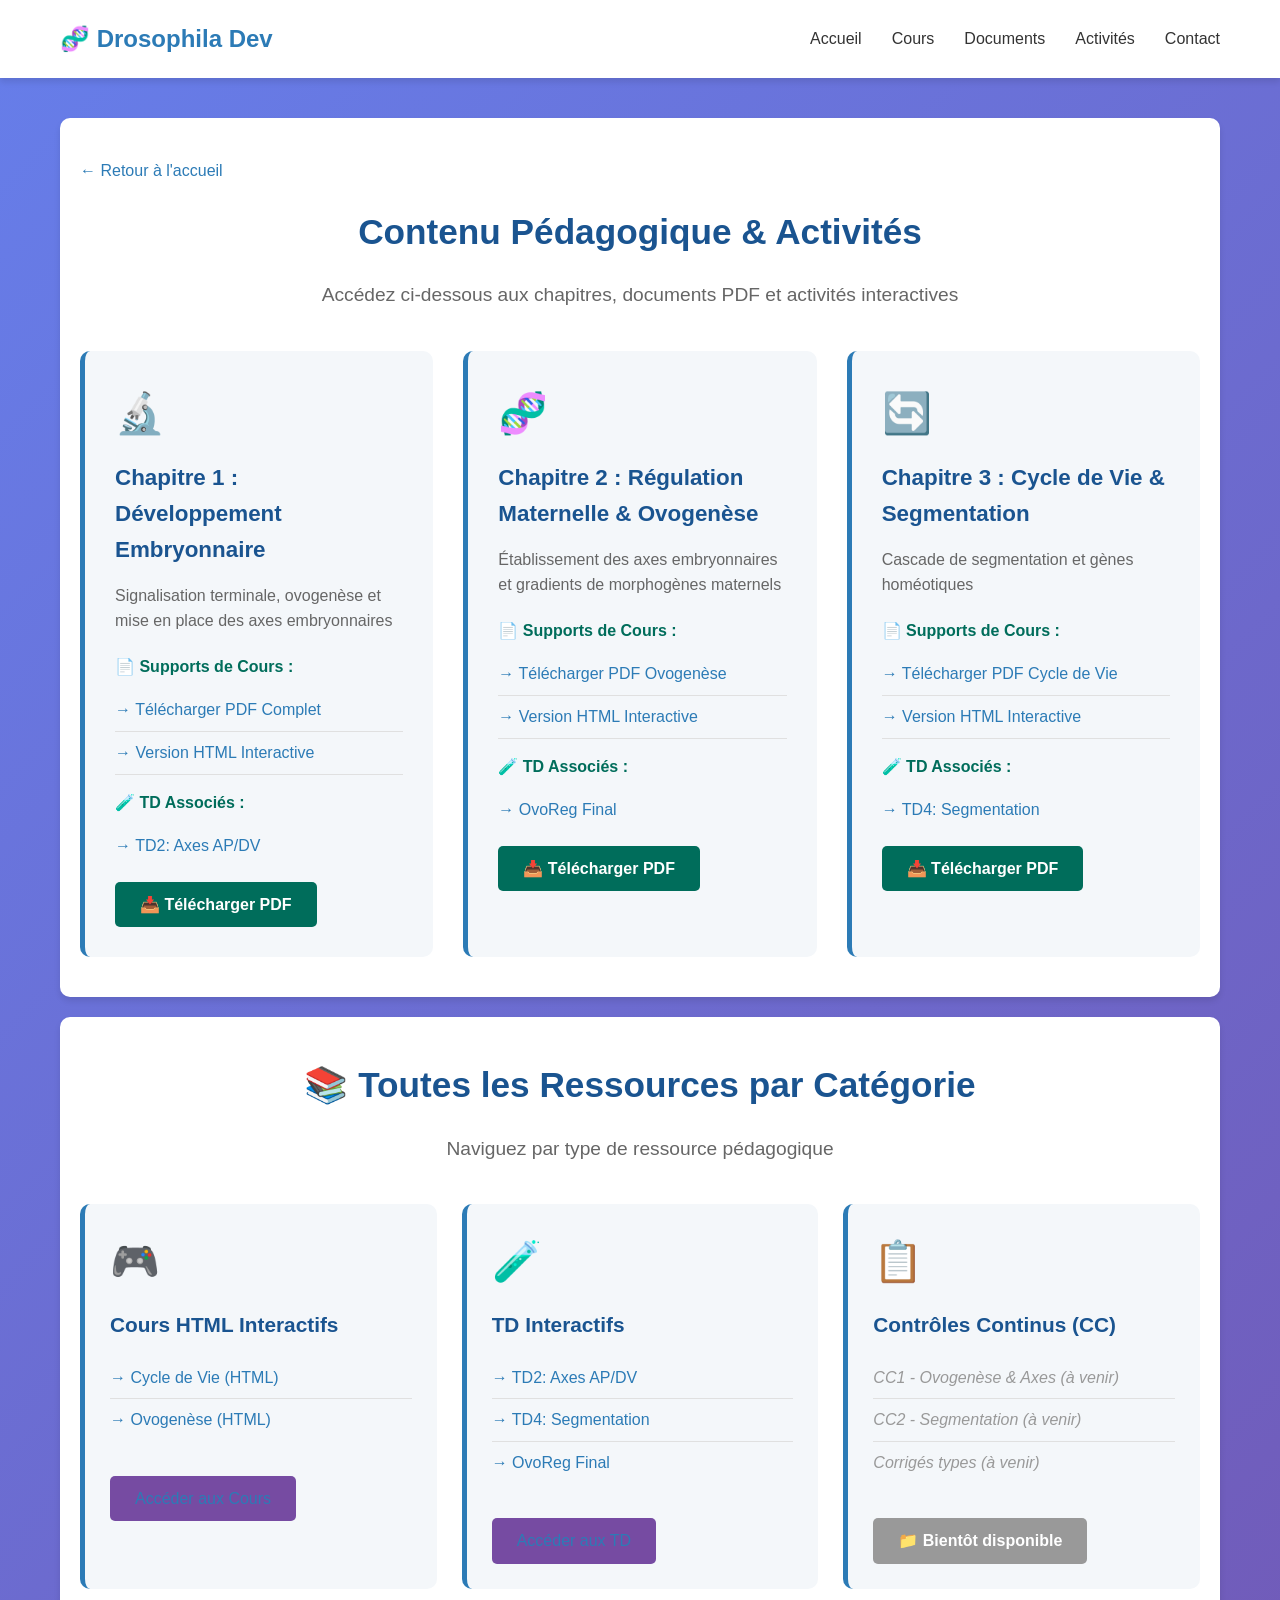
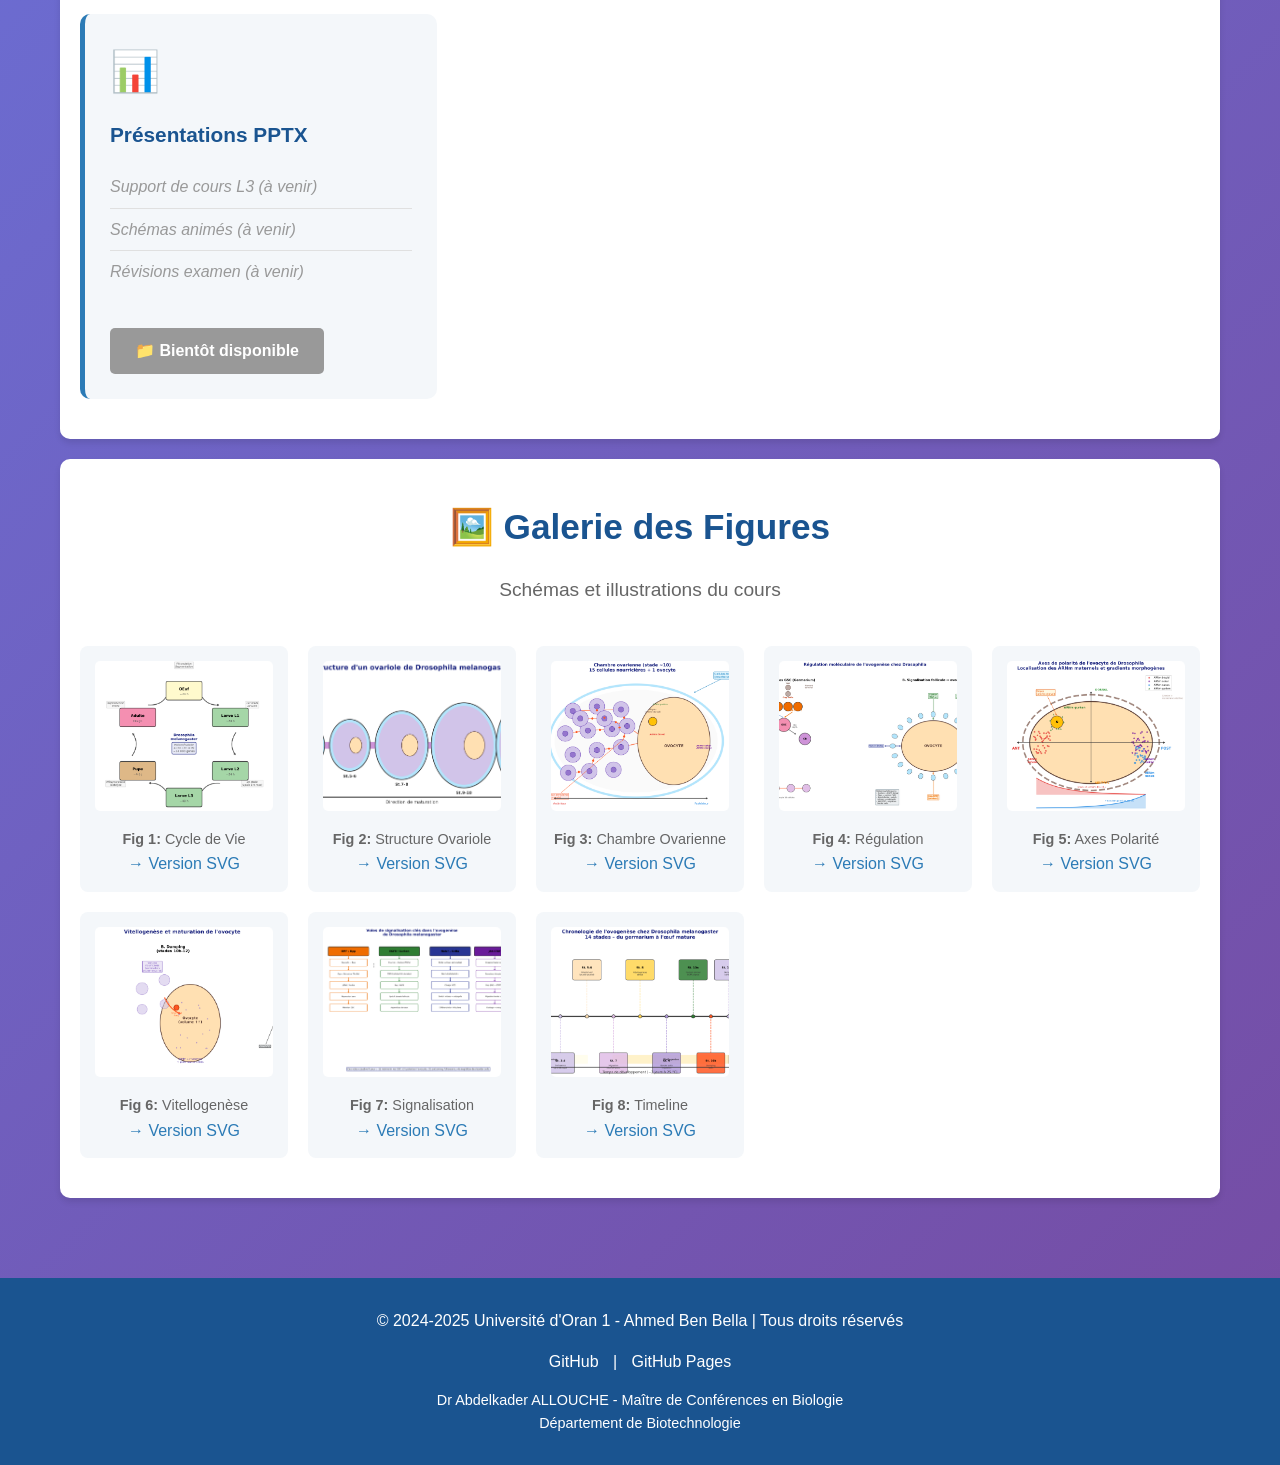
<file: courses.html>
<!DOCTYPE html>
<html lang="fr">
<head>
    <meta charset="UTF-8">
    <meta name="viewport" content="width=device-width, initial-scale=1.0">
    <title>Contenu du Cours - Drosophila Dev</title>
    <style>
        :root {
            --primary-color: #2c7bb6;
            --secondary-color: #1a5490;
            --accent-color: #006d5b;
            --light-bg: #f4f7fa;
            --white: #ffffff;
            --text-dark: #333333;
            --text-light: #666666;
            --border-color: #e0e0e0;
            --shadow: 0 4px 6px rgba(0, 0, 0, 0.1);
            --shadow-hover: 0 6px 12px rgba(0, 0, 0, 0.15);
        }

        * { margin: 0; padding: 0; box-sizing: border-box; }

        body {
            font-family: 'Segoe UI', Tahoma, Geneva, Verdana, sans-serif;
            line-height: 1.6;
            color: var(--text-dark);
            background: linear-gradient(135deg, #667eea 0%, #764ba2 100%);
            min-height: 100vh;
        }

        .container { max-width: 1200px; margin: 0 auto; padding: 20px; }

        header {
            background: var(--white);
            padding: 20px 0;
            box-shadow: var(--shadow);
            position: sticky; top: 0; z-index: 1000;
        }

        .header-content {
            display: flex; justify-content: space-between; align-items: center;
            max-width: 1200px; margin: 0 auto; padding: 0 20px;
        }

        .logo {
            font-size: 1.5em; font-weight: bold; color: var(--primary-color);
            text-decoration: none;
        }

        nav ul { display: flex; list-style: none; gap: 30px; }
        nav a {
            text-decoration: none; color: var(--text-dark); font-weight: 500;
            transition: color 0.3s;
        }
        nav a:hover { color: var(--primary-color); }

        .main-content {
            background: var(--white); padding: 40px 20px;
            margin: 20px auto; border-radius: 10px; box-shadow: var(--shadow);
        }

        .page-title {
            text-align: center; color: var(--secondary-color);
            font-size: 2.2em; margin-bottom: 20px;
        }

        .page-subtitle {
            text-align: center; color: var(--text-light);
            font-size: 1.2em; margin-bottom: 40px;
        }

        .chapters-grid {
            display: grid; grid-template-columns: repeat(auto-fit, minmax(350px, 1fr));
            gap: 30px; max-width: 1200px; margin: 0 auto;
        }

        .chapter-card {
            background: var(--light-bg); padding: 30px; border-radius: 10px;
            border-left: 5px solid var(--primary-color);
            transition: transform 0.3s, box-shadow 0.3s;
        }

        .chapter-card:hover {
            transform: translateY(-5px); box-shadow: var(--shadow-hover);
        }

        .chapter-icon { font-size: 2.5em; margin-bottom: 15px; }
        .chapter-card h3 {
            color: var(--secondary-color); margin-bottom: 15px; font-size: 1.4em;
        }
        .chapter-card p { color: var(--text-light); margin-bottom: 20px; }

        .chapter-links { margin-top: 20px; }
        .chapter-links h4 {
            color: var(--accent-color); margin-bottom: 10px; font-size: 1em;
        }
        .chapter-links a {
            display: block; color: var(--primary-color); text-decoration: none;
            padding: 8px 0; border-bottom: 1px solid var(--border-color);
            transition: color 0.3s;
        }
        .chapter-links a:hover { color: var(--secondary-color); padding-left: 5px; }
        .chapter-links a:last-child { border-bottom: none; }

        .btn {
            display: inline-block; background: var(--primary-color);
            color: var(--white); padding: 10px 25px; border-radius: 5px;
            text-decoration: none; font-weight: 600;
            transition: background 0.3s, transform 0.3s; margin-top: 15px;
        }
        .btn:hover { background: var(--secondary-color); transform: translateY(-2px); }
        .btn-pdf { background: var(--accent-color); }
        .btn-html { background: #764ba2; }

        /* Resource Categories Grid */
        .resource-categories {
            background: var(--white); padding: 40px 20px;
            margin: 20px auto; border-radius: 10px; box-shadow: var(--shadow);
        }

        .categories-grid {
            display: grid; grid-template-columns: repeat(auto-fit, minmax(280px, 1fr));
            gap: 25px; max-width: 1200px; margin: 0 auto;
        }

        .category-card {
            background: var(--light-bg); padding: 25px; border-radius: 10px;
            border-left: 5px solid var(--primary-color);
            transition: transform 0.3s, box-shadow 0.3s;
        }

        .category-card:hover {
            transform: translateY(-5px); box-shadow: var(--shadow-hover);
        }

        .category-icon { font-size: 2.5em; margin-bottom: 15px; }
        .category-card h3 {
            color: var(--secondary-color); margin-bottom: 15px; font-size: 1.3em;
        }
        .category-card ul { list-style: none; margin-bottom: 20px; }
        .category-card li {
            padding: 8px 0; color: var(--text-light);
            border-bottom: 1px solid var(--border-color);
        }
        .category-card li:last-child { border-bottom: none; }
        .category-card a {
            color: var(--primary-color); text-decoration: none; font-weight: 500;
        }
        .category-card a:hover { text-decoration: underline; }
        .category-card .coming-soon {
            color: #999; font-style: italic; cursor: not-allowed;
        }

        /* Figures Gallery */
        .figures-section {
            background: var(--white); padding: 40px 20px;
            margin: 20px auto; border-radius: 10px; box-shadow: var(--shadow);
        }

        .figures-grid {
            display: grid; grid-template-columns: repeat(auto-fit, minmax(200px, 1fr));
            gap: 20px; max-width: 1200px; margin: 0 auto;
        }

        .figure-card {
            background: var(--light-bg); padding: 15px; border-radius: 8px;
            text-align: center; transition: transform 0.3s;
        }
        .figure-card:hover { transform: translateY(-3px); }
        .figure-card img {
            width: 100%; height: 150px; object-fit: cover;
            border-radius: 5px; margin-bottom: 10px;
        }
        .figure-card p { font-size: 0.9em; color: var(--text-light); }
        .figure-card a {
            color: var(--primary-color); text-decoration: none; font-weight: 500;
        }

        footer {
            background: var(--secondary-color); color: var(--white);
            padding: 30px 20px; text-align: center; margin-top: 40px;
        }
        footer a { color: var(--white); text-decoration: none; margin: 0 10px; }
        footer a:hover { text-decoration: underline; }

        .back-btn {
            display: inline-block; margin-bottom: 20px;
            color: var(--primary-color); text-decoration: none; font-weight: 500;
        }
        .back-btn:hover { text-decoration: underline; }

        @media (max-width: 768px) {
            nav ul { display: none; }
            .chapters-grid, .categories-grid, .figures-grid { grid-template-columns: 1fr; }
            .page-title { font-size: 1.8em; }
        }
    </style>
</head>
<body>
    <!-- Header -->
    <header>
        <div class="header-content">
            <a href="index.html" class="logo">🧬 Drosophila Dev</a>
            <nav>
                <ul>
                    <li><a href="index.html">Accueil</a></li>
                    <li><a href="index.html#cours">Cours</a></li>
                    <li><a href="index.html#documents">Documents</a></li>
                    <li><a href="index.html#activities">Activités</a></li>
                    <li><a href="index.html#contact">Contact</a></li>
                </ul>
            </nav>
        </div>
    </header>

    <div class="container">
        <!-- Main Content -->
        <section class="main-content">
            <a href="index.html" class="back-btn">← Retour à l'accueil</a>
            <h1 class="page-title">Contenu Pédagogique & Activités</h1>
            <p class="page-subtitle">Accédez ci-dessous aux chapitres, documents PDF et activités interactives</p>

            <div class="chapters-grid">
                <!-- Chapitre 1 -->
                <div class="chapter-card">
                    <div class="chapter-icon">🔬</div>
                    <h3>Chapitre 1 : Développement Embryonnaire</h3>
                    <p>Signalisation terminale, ovogenèse et mise en place des axes embryonnaires</p>
                    
                    <div class="chapter-links">
                        <h4>📄 Supports de Cours :</h4>
                        <a href="documents/cours_drosophila.pdf">→ Télécharger PDF Complet</a>
                        <a href="activities/cours_drosophila.html">→ Version HTML Interactive</a>
                        
                        <h4 style="margin-top: 15px;">🧪 TD Associés :</h4>
                        <a href="activities/TD2_axesAPDV_interactif.html">→ TD2: Axes AP/DV</a>
                    </div>
                    
                    <a href="documents/cours_drosophila.pdf" class="btn btn-pdf">📥 Télécharger PDF</a>
                </div>

                <!-- Chapitre 2 -->
                <div class="chapter-card">
                    <div class="chapter-icon">🧬</div>
                    <h3>Chapitre 2 : Régulation Maternelle & Ovogenèse</h3>
                    <p>Établissement des axes embryonnaires et gradients de morphogènes maternels</p>
                    
                    <div class="chapter-links">
                        <h4>📄 Supports de Cours :</h4>
                        <a href="documents/cours_drosophila_ovogenese.pdf">→ Télécharger PDF Ovogenèse</a>
                        <a href="activities/cours_drosophila_ovogenese.html">→ Version HTML Interactive</a>
                        
                        <h4 style="margin-top: 15px;">🧪 TD Associés :</h4>
                        <a href="activities/OvoRegFinal_interactif.html">→ OvoReg Final</a>
                    </div>
                    
                    <a href="documents/cours_drosophila_ovogenese.pdf" class="btn btn-pdf">📥 Télécharger PDF</a>
                </div>

                <!-- Chapitre 3 -->
                <div class="chapter-card">
                    <div class="chapter-icon">🔄</div>
                    <h3>Chapitre 3 : Cycle de Vie & Segmentation</h3>
                    <p>Cascade de segmentation et gènes homéotiques</p>
                    
                    <div class="chapter-links">
                        <h4>📄 Supports de Cours :</h4>
                        <a href="documents/cours_drosophila.pdf">→ Télécharger PDF Cycle de Vie</a>
                        <a href="activities/cours_drosophila.html">→ Version HTML Interactive</a>
                        
                        <h4 style="margin-top: 15px;">🧪 TD Associés :</h4>
                        <a href="activities/TD4_interactive.html">→ TD4: Segmentation</a>
                    </div>
                    
                    <a href="documents/cours_drosophila.pdf" class="btn btn-pdf">📥 Télécharger PDF</a>
                </div>
            </div>
        </section>

        <!-- Resource Categories Section -->
        <section class="resource-categories">
            <h2 class="page-title">📚 Toutes les Ressources par Catégorie</h2>
            <p class="page-subtitle">Naviguez par type de ressource pédagogique</p>
            
            <div class="categories-grid">
                <!-- 🎮 Cours HTML Interactifs -->
                <div class="category-card">
                    <div class="category-icon">🎮</div>
                    <h3>Cours HTML Interactifs</h3>
                    <ul>
                        <li><a href="activities/cours_drosophila.html">→ Cycle de Vie (HTML)</a></li>
                        <li><a href="activities/cours_drosophila_ovogenese.html">→ Ovogenèse (HTML)</a></li>
                    </ul>
                    <a href="activities/cours_drosophila.html" class="btn btn-html">Accéder aux Cours</a>
                </div>

                <!-- 🧪 TD Interactifs -->
                <div class="category-card">
                    <div class="category-icon">🧪</div>
                    <h3>TD Interactifs</h3>
                    <ul>
                        <li><a href="activities/TD2_axesAPDV_interactif.html">→ TD2: Axes AP/DV</a></li>
                        <li><a href="activities/TD4_interactive.html">→ TD4: Segmentation</a></li>
                        <li><a href="activities/OvoRegFinal_interactif.html">→ OvoReg Final</a></li>
                    </ul>
                    <a href="activities/TD4_interactive.html" class="btn btn-html">Accéder aux TD</a>
                </div>

                <!-- 📋 Contrôles Continus (CC) -->
                <div class="category-card">
                    <div class="category-icon">📋</div>
                    <h3>Contrôles Continus (CC)</h3>
                    <ul>
                        <li><span class="coming-soon">CC1 - Ovogenèse & Axes (à venir)</span></li>
                        <li><span class="coming-soon">CC2 - Segmentation (à venir)</span></li>
                        <li><span class="coming-soon">Corrigés types (à venir)</span></li>
                    </ul>
                    <span class="btn" style="background:#999;cursor:not-allowed;">📁 Bientôt disponible</span>
                </div>

                <!-- 📊 Présentations PPTX -->
                <div class="category-card">
                    <div class="category-icon">📊</div>
                    <h3>Présentations PPTX</h3>
                    <ul>
                        <li><span class="coming-soon">Support de cours L3 (à venir)</span></li>
                        <li><span class="coming-soon">Schémas animés (à venir)</span></li>
                        <li><span class="coming-soon">Révisions examen (à venir)</span></li>
                    </ul>
                    <span class="btn" style="background:#999;cursor:not-allowed;">📁 Bientôt disponible</span>
                </div>
            </div>
        </section>

        <!-- Figures Gallery Section -->
        <section class="figures-section">
            <h2 class="page-title">🖼️ Galerie des Figures</h2>
            <p class="page-subtitle">Schémas et illustrations du cours</p>
            
            <div class="figures-grid">
                <div class="figure-card">
                    <img src="activities/fig01_cycle_vie.png" alt="Cycle de vie">
                    <p><strong>Fig 1:</strong> Cycle de Vie</p>
                    <a href="activities/fig01_cycle_vie.svg">→ Version SVG</a>
                </div>
                <div class="figure-card">
                    <img src="activities/fig02_ovariole.png" alt="Ovariole">
                    <p><strong>Fig 2:</strong> Structure Ovariole</p>
                    <a href="activities/fig02_ovariole.svg">→ Version SVG</a>
                </div>
                <div class="figure-card">
                    <img src="activities/fig03_chambre_ovarienne.png" alt="Chambre ovarienne">
                    <p><strong>Fig 3:</strong> Chambre Ovarienne</p>
                    <a href="activities/fig03_chambre_ovarienne.svg">→ Version SVG</a>
                </div>
                <div class="figure-card">
                    <img src="activities/fig04_regulation.png" alt="Régulation">
                    <p><strong>Fig 4:</strong> Régulation</p>
                    <a href="activities/fig04_regulation.svg">→ Version SVG</a>
                </div>
                <div class="figure-card">
                    <img src="activities/fig05_axes_polarite.png" alt="Axes polarité">
                    <p><strong>Fig 5:</strong> Axes Polarité</p>
                    <a href="activities/fig05_axes_polarite.svg">→ Version SVG</a>
                </div>
                <div class="figure-card">
                    <img src="activities/fig06_vitellogenese.png" alt="Vitellogenèse">
                    <p><strong>Fig 6:</strong> Vitellogenèse</p>
                    <a href="activities/fig06_vitellogenese.svg">→ Version SVG</a>
                </div>
                <div class="figure-card">
                    <img src="activities/fig07_signalisation.png" alt="Signalisation">
                    <p><strong>Fig 7:</strong> Signalisation</p>
                    <a href="activities/fig07_signalisation.svg">→ Version SVG</a>
                </div>
                <div class="figure-card">
                    <img src="activities/fig08_timeline.png" alt="Timeline">
                    <p><strong>Fig 8:</strong> Timeline</p>
                    <a href="activities/fig08_timeline.svg">→ Version SVG</a>
                </div>
            </div>
        </section>
    </div>

    <!-- Footer -->
    <footer>
        <p>&copy; 2024-2025 Université d'Oran 1 - Ahmed Ben Bella | Tous droits réservés</p>
        <p style="margin-top: 15px;">
            <a href="https://github.com/kader68Biology" target="_blank">GitHub</a> | 
            <a href="https://kader68biology.github.io/Drosophila-Dev-Control/" target="_blank">GitHub Pages</a>
        </p>
        <p style="margin-top: 15px; font-size: 0.9em;">
            Dr Abdelkader ALLOUCHE - Maître de Conférences en Biologie<br>
            Département de Biotechnologie
        </p>
    </footer>
</body>
</html>
</file>
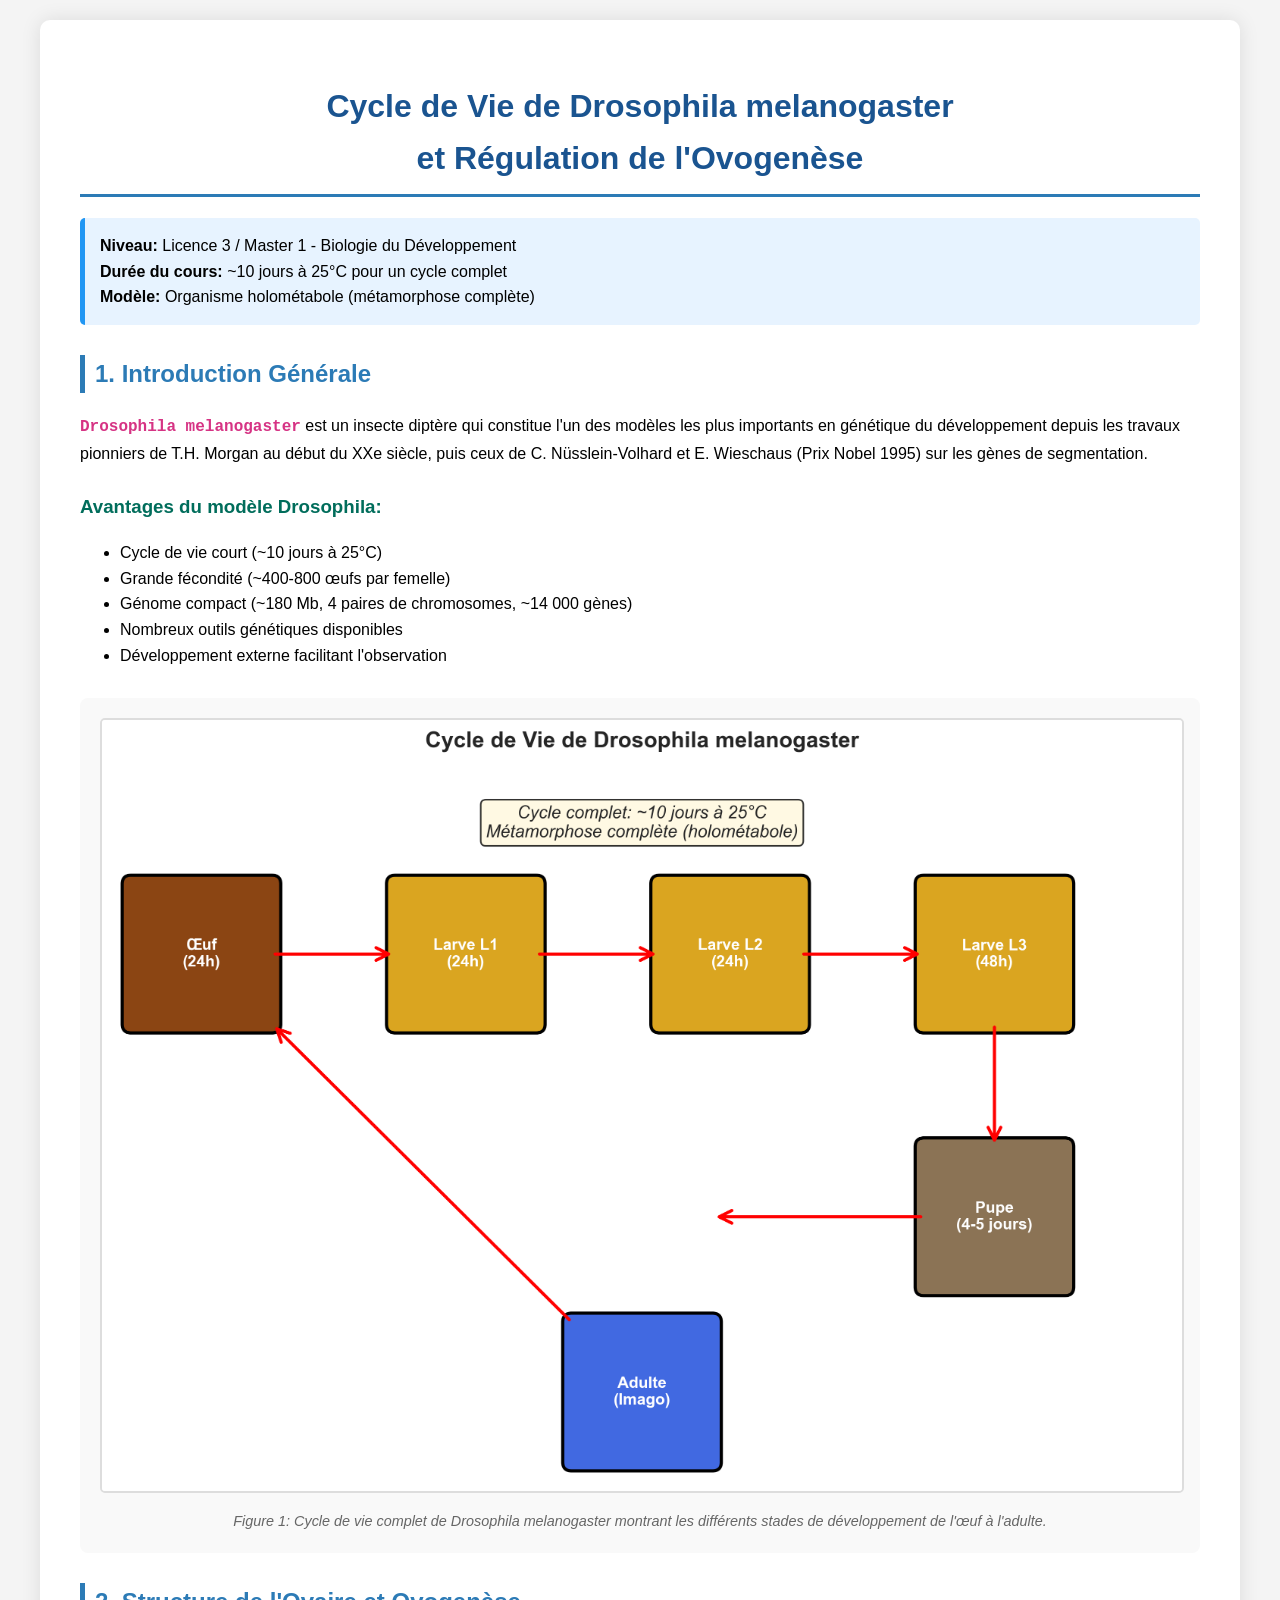
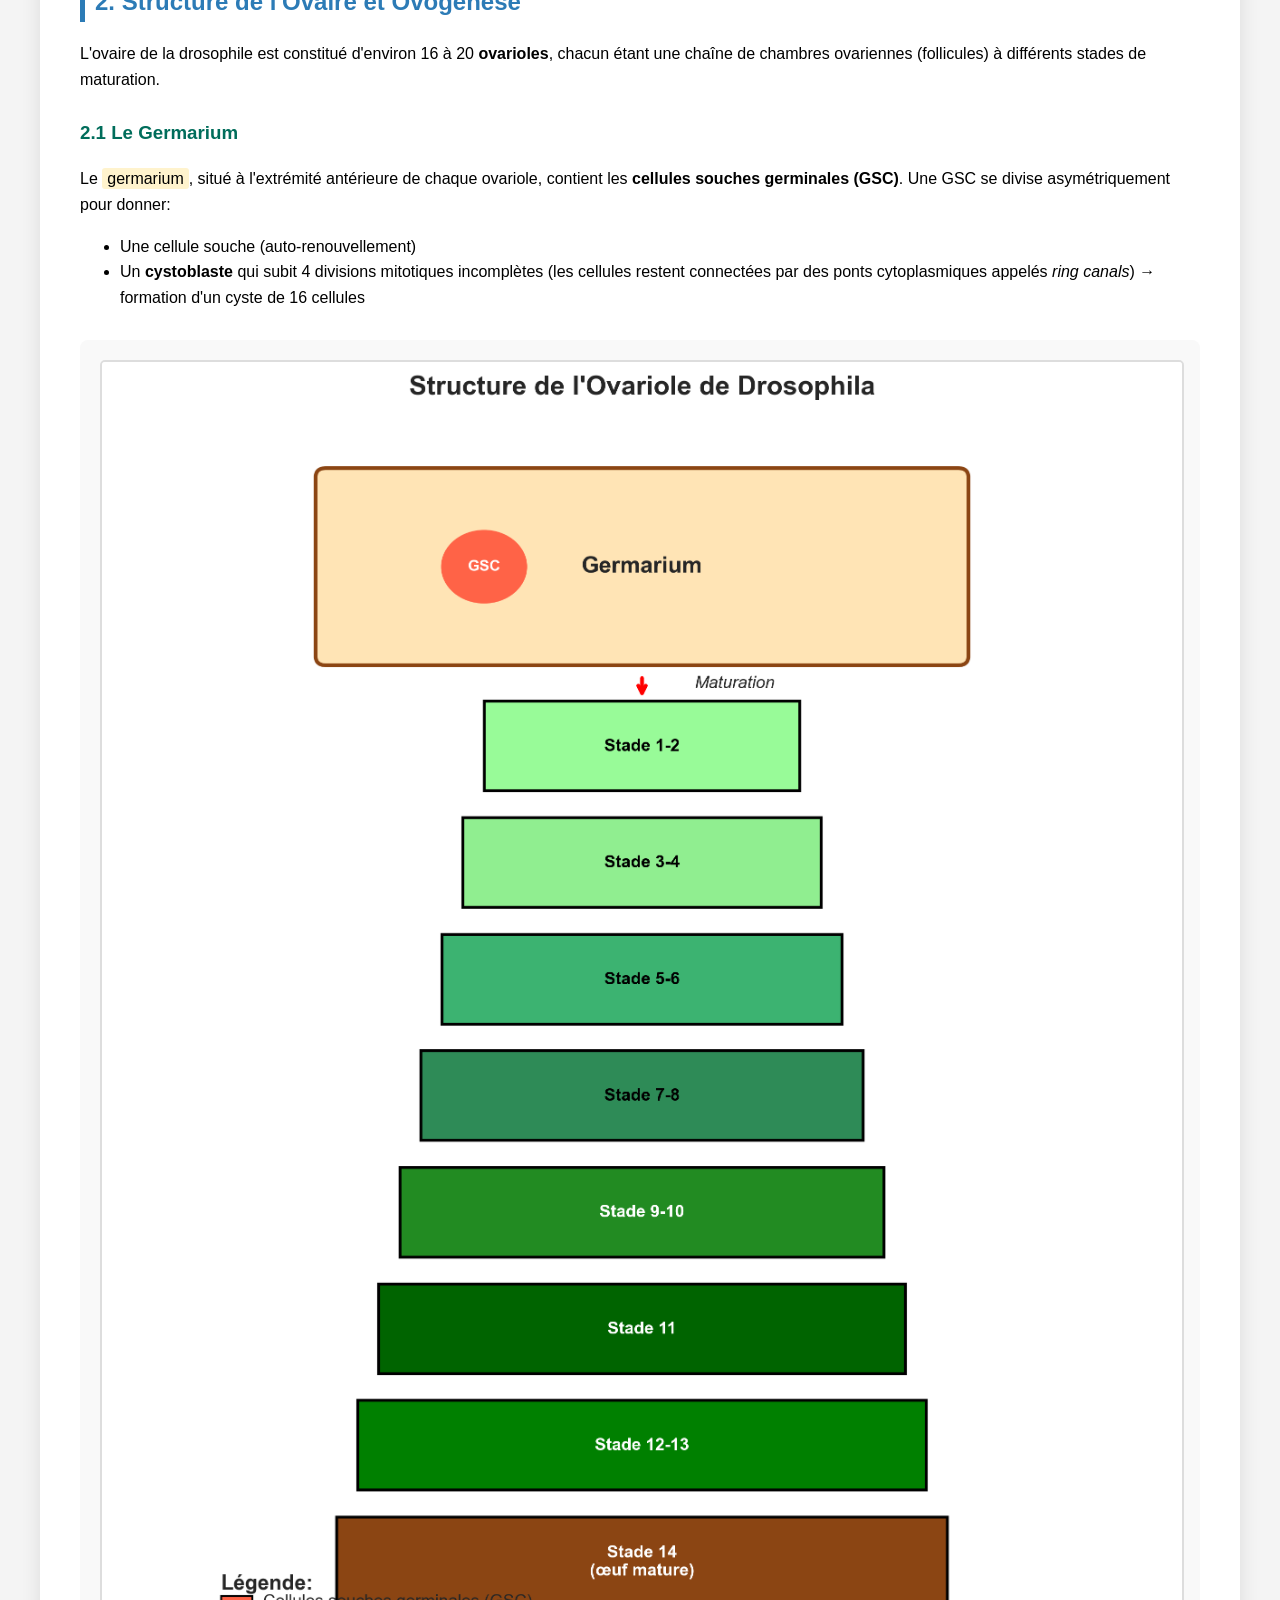
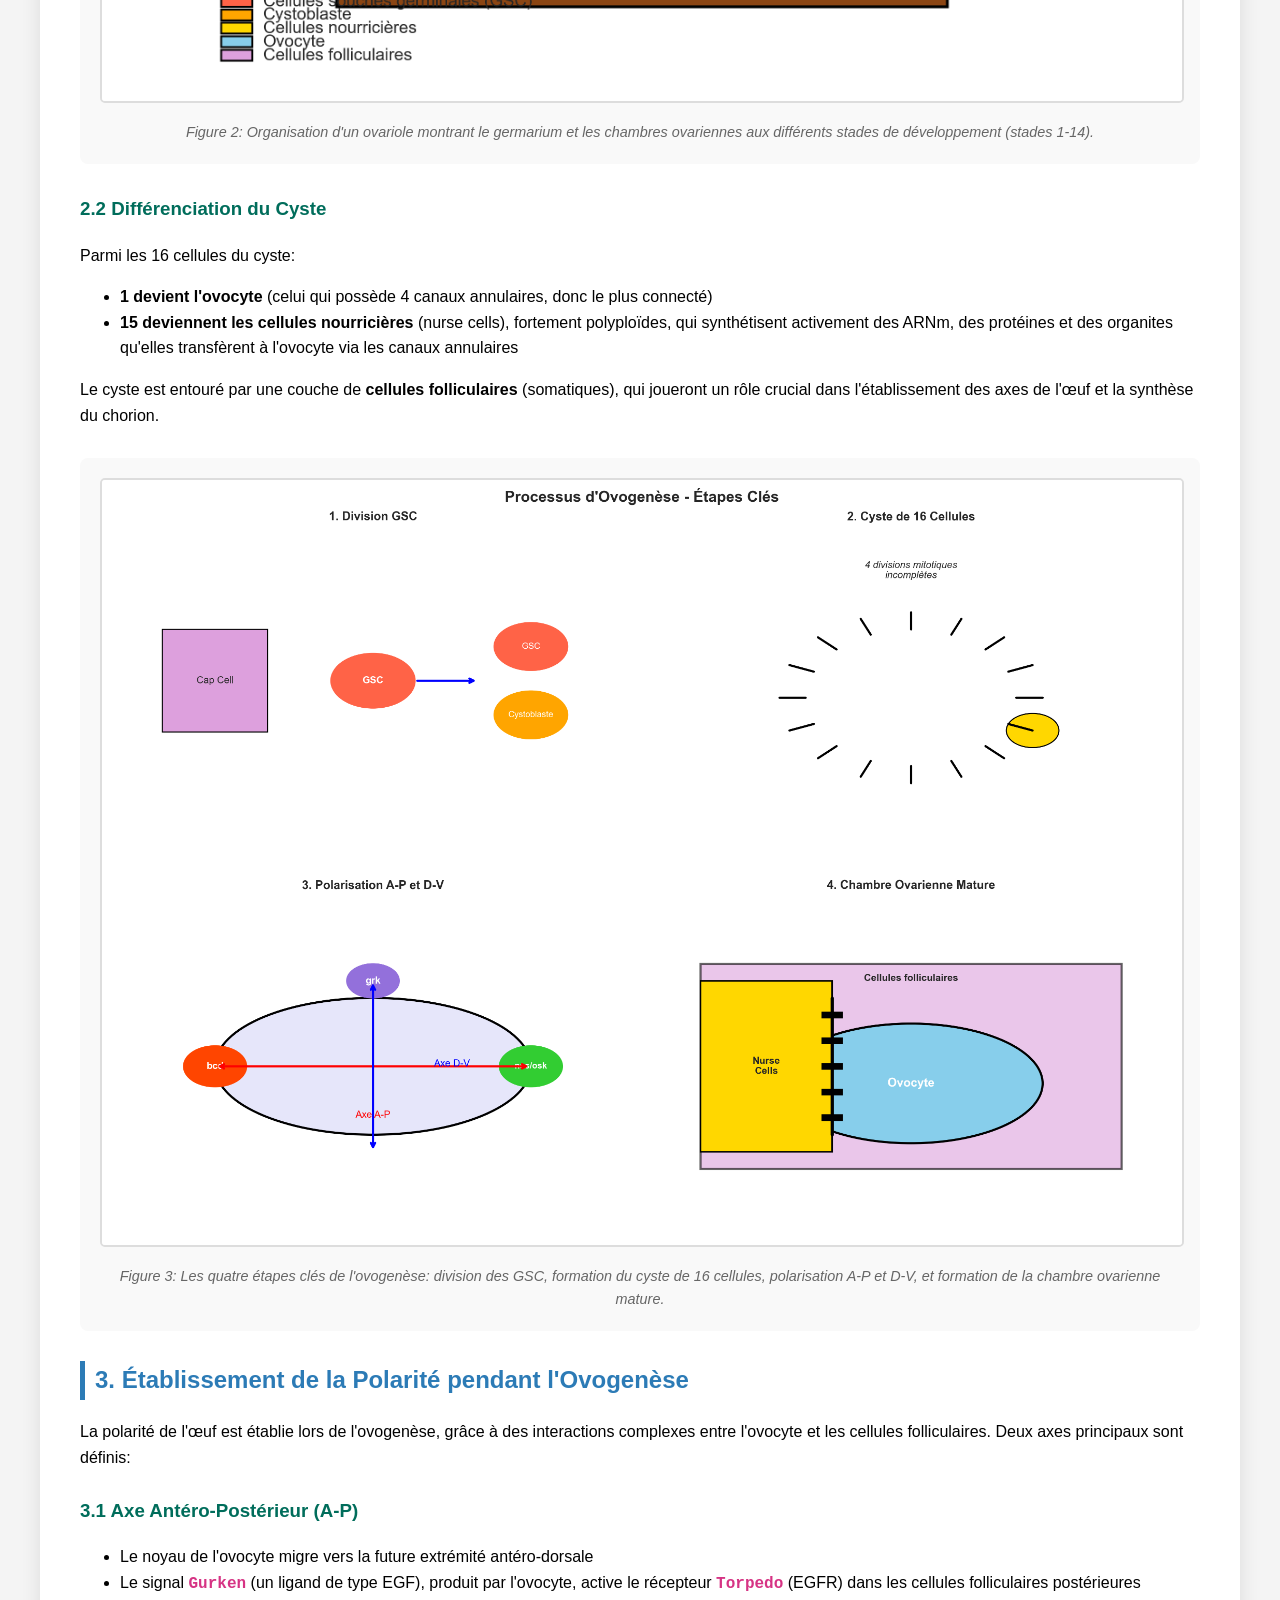
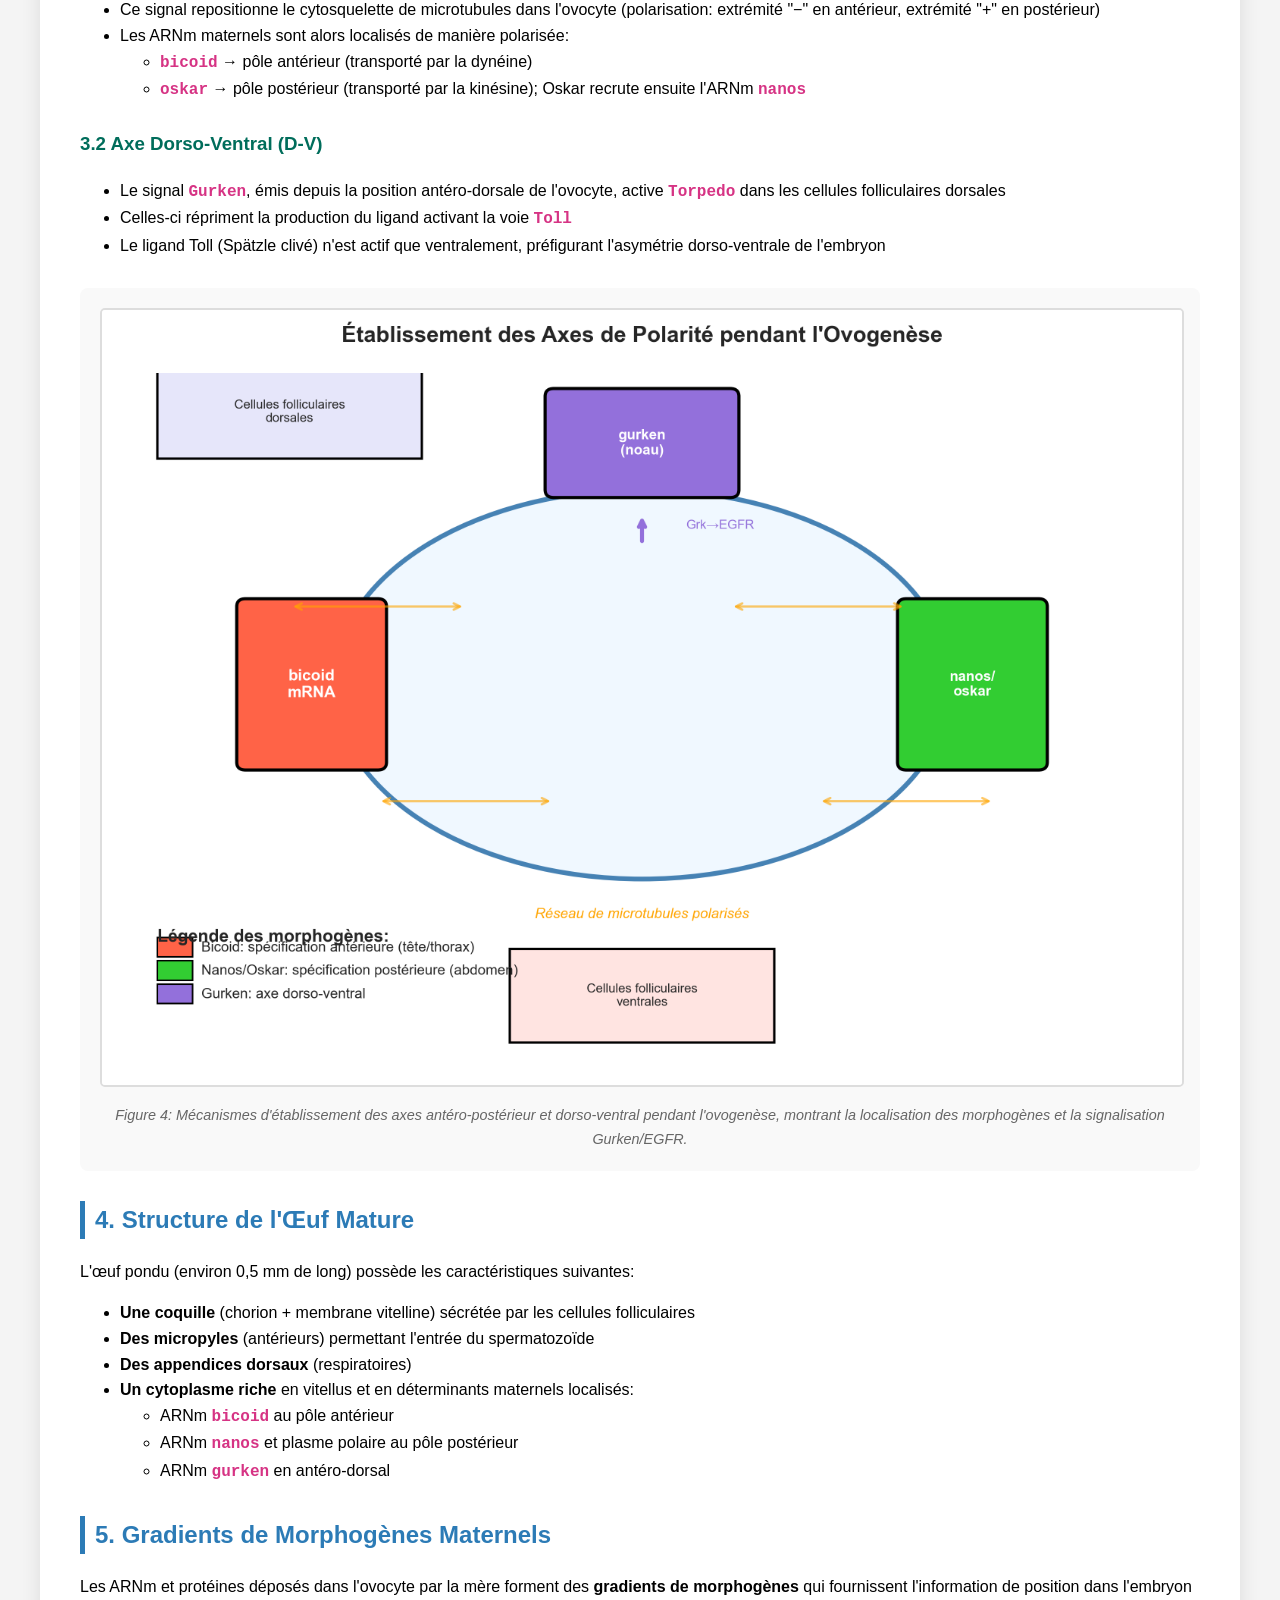
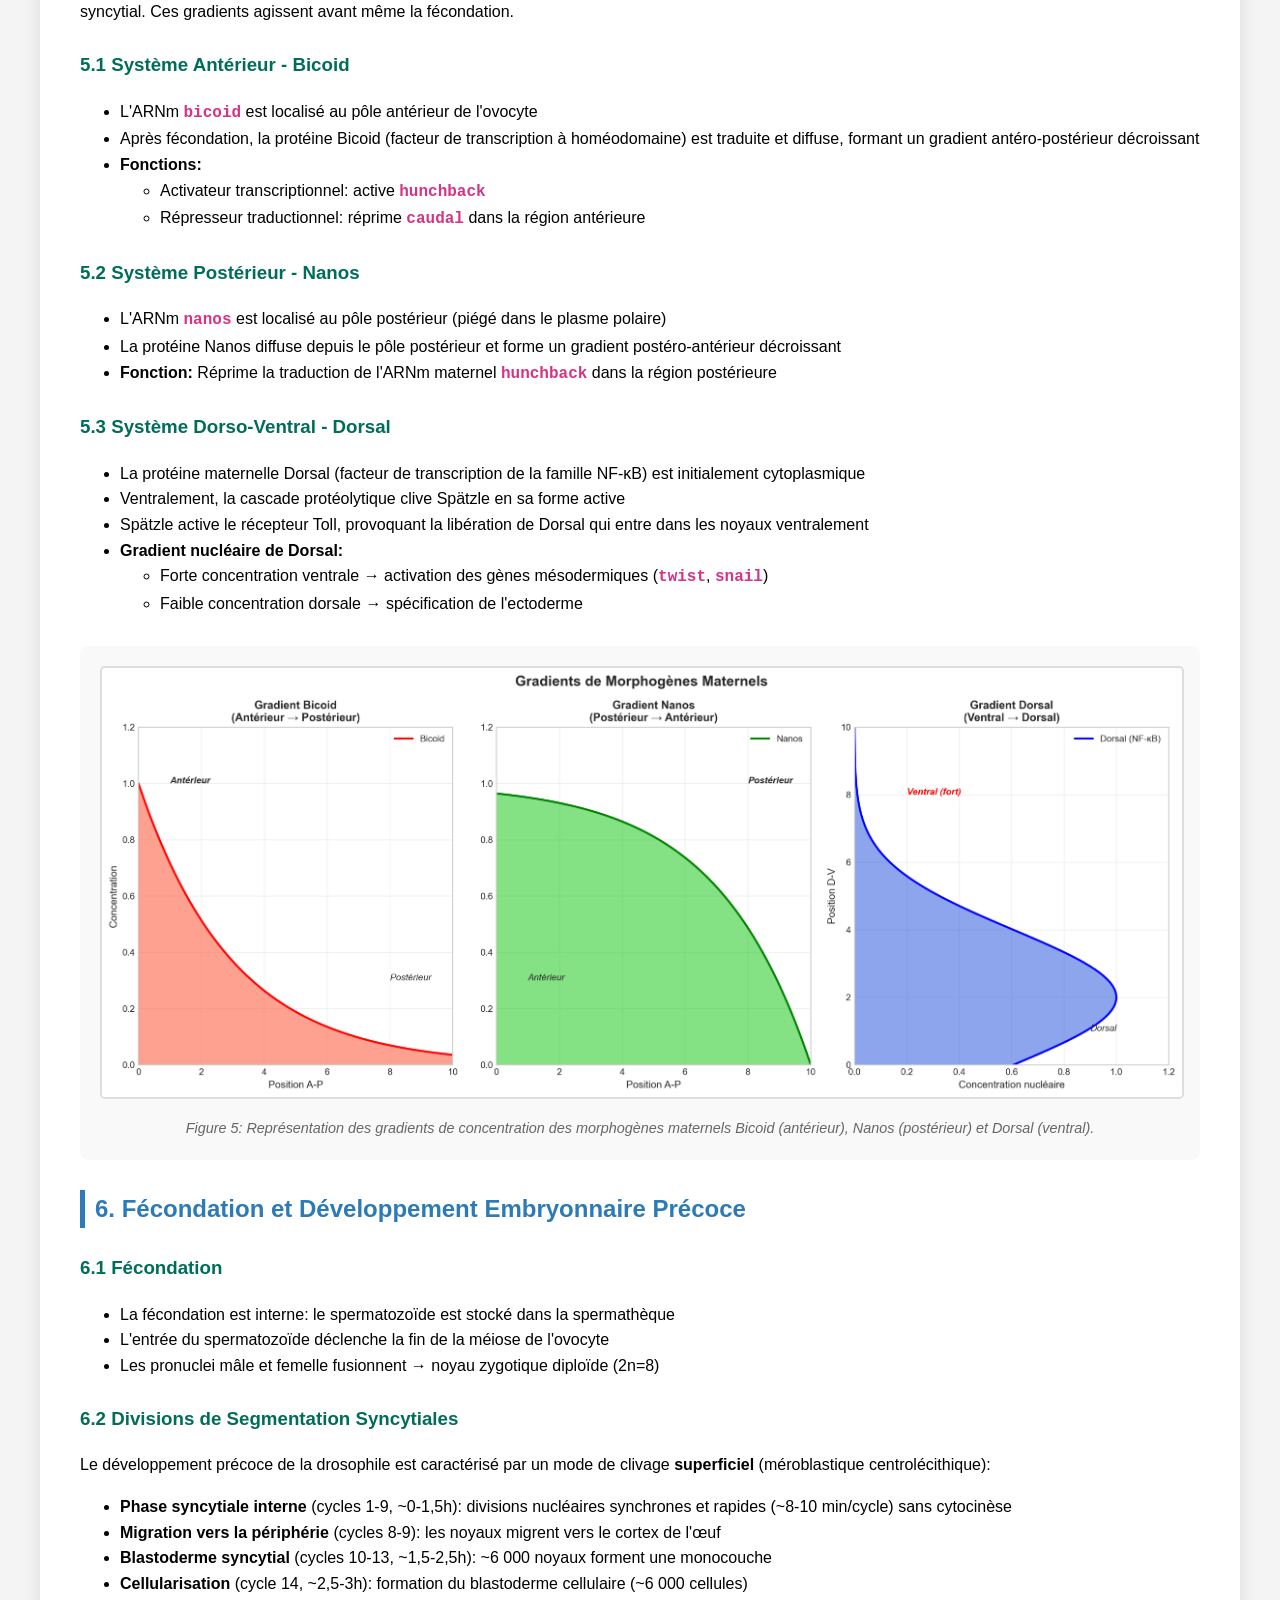
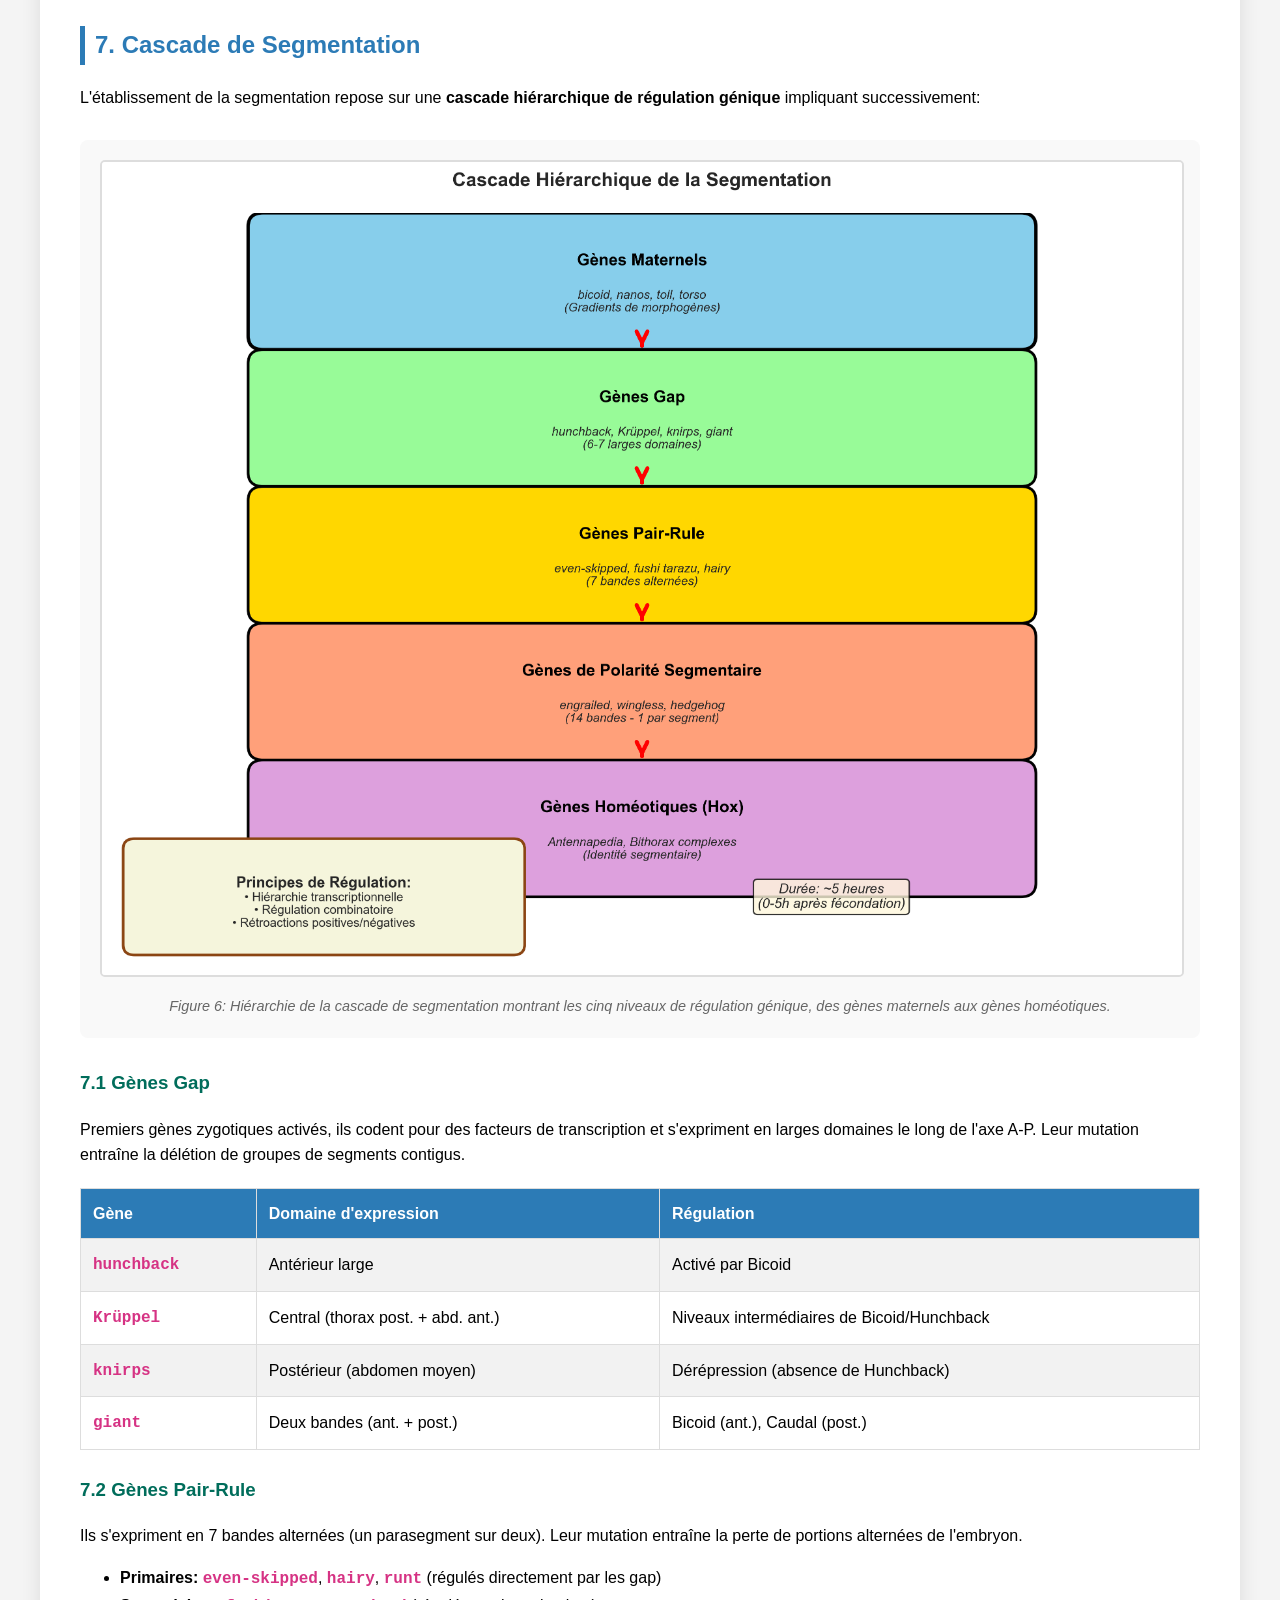
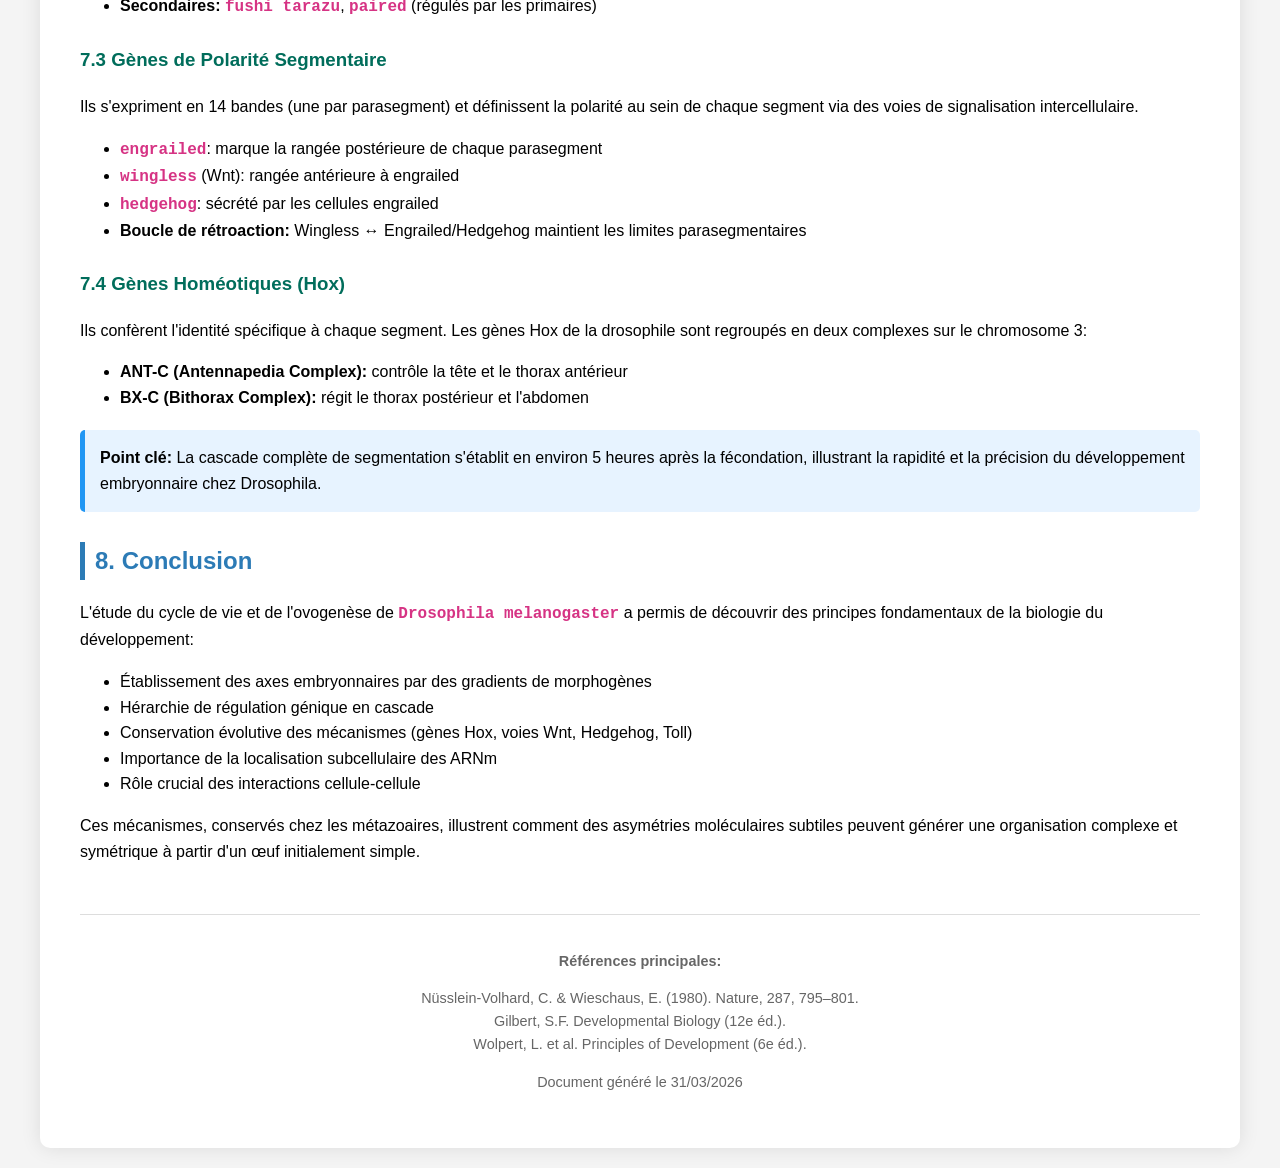
<file: activities/cours_drosophila.html>
<!DOCTYPE html>
<html lang="fr">
<head>
    <meta charset="UTF-8">
    <meta name="viewport" content="width=device-width, initial-scale=1.0">
    <title>Cycle de Vie et Ovogenèse de Drosophila melanogaster</title>
    <style>
        body {
            font-family: 'Segoe UI', Tahoma, Geneva, Verdana, sans-serif;
            line-height: 1.6;
            max-width: 1200px;
            margin: 0 auto;
            padding: 20px;
            background-color: #f4f4f4;
        }
        .container {
            background-color: white;
            padding: 40px;
            border-radius: 10px;
            box-shadow: 0 0 20px rgba(0,0,0,0.1);
        }
        h1 {
            color: #1a5490;
            text-align: center;
            border-bottom: 3px solid #2c7bb6;
            padding-bottom: 10px;
        }
        h2 {
            color: #2c7bb6;
            margin-top: 30px;
            border-left: 5px solid #2c7bb6;
            padding-left: 10px;
        }
        h3 {
            color: #006d5b;
            margin-top: 25px;
        }
        .diagram {
            text-align: center;
            margin: 30px 0;
            padding: 20px;
            background-color: #f9f9f9;
            border-radius: 8px;
        }
        .diagram img {
            max-width: 100%;
            height: auto;
            border: 2px solid #ddd;
            border-radius: 5px;
        }
        .diagram-caption {
            font-style: italic;
            color: #666;
            margin-top: 10px;
            font-size: 0.9em;
        }
        .info-box {
            background-color: #e7f3ff;
            border-left: 5px solid #2196F3;
            padding: 15px;
            margin: 20px 0;
            border-radius: 5px;
        }
        .highlight {
            background-color: #fff3cd;
            padding: 2px 5px;
            border-radius: 3px;
        }
        table {
            width: 100%;
            border-collapse: collapse;
            margin: 20px 0;
        }
        th, td {
            border: 1px solid #ddd;
            padding: 12px;
            text-align: left;
        }
        th {
            background-color: #2c7bb6;
            color: white;
        }
        tr:nth-child(even) {
            background-color: #f2f2f2;
        }
        .gene-name {
            font-family: 'Courier New', monospace;
            font-weight: bold;
            color: #d63384;
        }
        .footer {
            margin-top: 50px;
            text-align: center;
            color: #666;
            font-size: 0.9em;
            border-top: 1px solid #ddd;
            padding-top: 20px;
        }
    </style>
</head>
<body>
    <div class="container">
        <h1>Cycle de Vie de Drosophila melanogaster<br>et Régulation de l'Ovogenèse</h1>
        
        <div class="info-box">
            <strong>Niveau:</strong> Licence 3 / Master 1 - Biologie du Développement<br>
            <strong>Durée du cours:</strong> ~10 jours à 25°C pour un cycle complet<br>
            <strong>Modèle:</strong> Organisme holométabole (métamorphose complète)
        </div>

        <h2>1. Introduction Générale</h2>
        <p>
            <span class="gene-name">Drosophila melanogaster</span> est un insecte diptère qui constitue 
            l'un des modèles les plus importants en génétique du développement depuis les travaux 
            pionniers de T.H. Morgan au début du XXe siècle, puis ceux de C. Nüsslein-Volhard et 
            E. Wieschaus (Prix Nobel 1995) sur les gènes de segmentation.
        </p>
        
        <h3>Avantages du modèle Drosophila:</h3>
        <ul>
            <li>Cycle de vie court (~10 jours à 25°C)</li>
            <li>Grande fécondité (~400-800 œufs par femelle)</li>
            <li>Génome compact (~180 Mb, 4 paires de chromosomes, ~14 000 gènes)</li>
            <li>Nombreux outils génétiques disponibles</li>
            <li>Développement externe facilitant l'observation</li>
        </ul>

        <div class="diagram">
            <img src="diagrams/cycle_vie.png" alt="Cycle de vie de Drosophila">
            <div class="diagram-caption">
                Figure 1: Cycle de vie complet de Drosophila melanogaster montrant les différents 
                stades de développement de l'œuf à l'adulte.
            </div>
        </div>

        <h2>2. Structure de l'Ovaire et Ovogenèse</h2>
        <p>
            L'ovaire de la drosophile est constitué d'environ 16 à 20 <strong>ovarioles</strong>, 
            chacun étant une chaîne de chambres ovariennes (follicules) à différents stades de maturation.
        </p>

        <h3>2.1 Le Germarium</h3>
        <p>
            Le <span class="highlight">germarium</span>, situé à l'extrémité antérieure de chaque ovariole, 
            contient les <strong>cellules souches germinales (GSC)</strong>. Une GSC se divise 
            asymétriquement pour donner:
        </p>
        <ul>
            <li>Une cellule souche (auto-renouvellement)</li>
            <li>Un <strong>cystoblaste</strong> qui subit 4 divisions mitotiques incomplètes 
            (les cellules restent connectées par des ponts cytoplasmiques appelés 
            <em>ring canals</em>) → formation d'un cyste de 16 cellules</li>
        </ul>

        <div class="diagram">
            <img src="diagrams/ovariole.png" alt="Structure de l'ovariole">
            <div class="diagram-caption">
                Figure 2: Organisation d'un ovariole montrant le germarium et les chambres ovariennes 
                aux différents stades de développement (stades 1-14).
            </div>
        </div>

        <h3>2.2 Différenciation du Cyste</h3>
        <p>
            Parmi les 16 cellules du cyste:
        </p>
        <ul>
            <li><strong>1 devient l'ovocyte</strong> (celui qui possède 4 canaux annulaires, 
            donc le plus connecté)</li>
            <li><strong>15 deviennent les cellules nourricières</strong> (nurse cells), 
            fortement polyploïdes, qui synthétisent activement des ARNm, des protéines et 
            des organites qu'elles transfèrent à l'ovocyte via les canaux annulaires</li>
        </ul>
        <p>
            Le cyste est entouré par une couche de <strong>cellules folliculaires</strong> 
            (somatiques), qui joueront un rôle crucial dans l'établissement des axes de l'œuf 
            et la synthèse du chorion.
        </p>

        <div class="diagram">
            <img src="diagrams/ovogenese.png" alt="Processus d'ovogenèse">
            <div class="diagram-caption">
                Figure 3: Les quatre étapes clés de l'ovogenèse: division des GSC, formation 
                du cyste de 16 cellules, polarisation A-P et D-V, et formation de la chambre ovarienne mature.
            </div>
        </div>

        <h2>3. Établissement de la Polarité pendant l'Ovogenèse</h2>
        <p>
            La polarité de l'œuf est établie lors de l'ovogenèse, grâce à des interactions 
            complexes entre l'ovocyte et les cellules folliculaires. Deux axes principaux 
            sont définis:
        </p>

        <h3>3.1 Axe Antéro-Postérieur (A-P)</h3>
        <ul>
            <li>Le noyau de l'ovocyte migre vers la future extrémité antéro-dorsale</li>
            <li>Le signal <span class="gene-name">Gurken</span> (un ligand de type EGF), 
            produit par l'ovocyte, active le récepteur <span class="gene-name">Torpedo</span> 
            (EGFR) dans les cellules folliculaires postérieures</li>
            <li>Ce signal repositionne le cytosquelette de microtubules dans l'ovocyte 
            (polarisation: extrémité "−" en antérieur, extrémité "+" en postérieur)</li>
            <li>Les ARNm maternels sont alors localisés de manière polarisée:
                <ul>
                    <li><span class="gene-name">bicoid</span> → pôle antérieur 
                    (transporté par la dynéine)</li>
                    <li><span class="gene-name">oskar</span> → pôle postérieur 
                    (transporté par la kinésine); Oskar recrute ensuite l'ARNm 
                    <span class="gene-name">nanos</span></li>
                </ul>
            </li>
        </ul>

        <h3>3.2 Axe Dorso-Ventral (D-V)</h3>
        <ul>
            <li>Le signal <span class="gene-name">Gurken</span>, émis depuis la position 
            antéro-dorsale de l'ovocyte, active <span class="gene-name">Torpedo</span> 
            dans les cellules folliculaires dorsales</li>
            <li>Celles-ci répriment la production du ligand activant la voie 
            <span class="gene-name">Toll</span></li>
            <li>Le ligand Toll (Spätzle clivé) n'est actif que ventralement, 
            préfigurant l'asymétrie dorso-ventrale de l'embryon</li>
        </ul>

        <div class="diagram">
            <img src="diagrams/axes_polarity.png" alt="Établissement des axes de polarité">
            <div class="diagram-caption">
                Figure 4: Mécanismes d'établissement des axes antéro-postérieur et dorso-ventral 
                pendant l'ovogenèse, montrant la localisation des morphogènes et la signalisation 
                Gurken/EGFR.
            </div>
        </div>

        <h2>4. Structure de l'Œuf Mature</h2>
        <p>
            L'œuf pondu (environ 0,5 mm de long) possède les caractéristiques suivantes:
        </p>
        <ul>
            <li><strong>Une coquille</strong> (chorion + membrane vitelline) sécrétée 
            par les cellules folliculaires</li>
            <li><strong>Des micropyles</strong> (antérieurs) permettant l'entrée du spermatozoïde</li>
            <li><strong>Des appendices dorsaux</strong> (respiratoires)</li>
            <li><strong>Un cytoplasme riche</strong> en vitellus et en déterminants maternels localisés:
                <ul>
                    <li>ARNm <span class="gene-name">bicoid</span> au pôle antérieur</li>
                    <li>ARNm <span class="gene-name">nanos</span> et plasme polaire au pôle postérieur</li>
                    <li>ARNm <span class="gene-name">gurken</span> en antéro-dorsal</li>
                </ul>
            </li>
        </ul>

        <h2>5. Gradients de Morphogènes Maternels</h2>
        <p>
            Les ARNm et protéines déposés dans l'ovocyte par la mère forment des 
            <strong>gradients de morphogènes</strong> qui fournissent l'information de 
            position dans l'embryon syncytial. Ces gradients agissent avant même la fécondation.
        </p>

        <h3>5.1 Système Antérieur - Bicoid</h3>
        <ul>
            <li>L'ARNm <span class="gene-name">bicoid</span> est localisé au pôle antérieur 
            de l'ovocyte</li>
            <li>Après fécondation, la protéine Bicoid (facteur de transcription à homéodomaine) 
            est traduite et diffuse, formant un gradient antéro-postérieur décroissant</li>
            <li><strong>Fonctions:</strong>
                <ul>
                    <li>Activateur transcriptionnel: active <span class="gene-name">hunchback</span></li>
                    <li>Répresseur traductionnel: réprime <span class="gene-name">caudal</span> 
                    dans la région antérieure</li>
                </ul>
            </li>
        </ul>

        <h3>5.2 Système Postérieur - Nanos</h3>
        <ul>
            <li>L'ARNm <span class="gene-name">nanos</span> est localisé au pôle postérieur 
            (piégé dans le plasme polaire)</li>
            <li>La protéine Nanos diffuse depuis le pôle postérieur et forme un gradient 
            postéro-antérieur décroissant</li>
            <li><strong>Fonction:</strong> Réprime la traduction de l'ARNm maternel 
            <span class="gene-name">hunchback</span> dans la région postérieure</li>
        </ul>

        <h3>5.3 Système Dorso-Ventral - Dorsal</h3>
        <ul>
            <li>La protéine maternelle Dorsal (facteur de transcription de la famille NF-κB) 
            est initialement cytoplasmique</li>
            <li>Ventralement, la cascade protéolytique clive Spätzle en sa forme active</li>
            <li>Spätzle active le récepteur Toll, provoquant la libération de Dorsal qui 
            entre dans les noyaux ventralement</li>
            <li><strong>Gradient nucléaire de Dorsal:</strong>
                <ul>
                    <li>Forte concentration ventrale → activation des gènes mésodermiques 
                    (<span class="gene-name">twist</span>, <span class="gene-name">snail</span>)</li>
                    <li>Faible concentration dorsale → spécification de l'ectoderme</li>
                </ul>
            </li>
        </ul>

        <div class="diagram">
            <img src="diagrams/morphogen_gradients.png" alt="Gradients de morphogènes">
            <div class="diagram-caption">
                Figure 5: Représentation des gradients de concentration des morphogènes 
                maternels Bicoid (antérieur), Nanos (postérieur) et Dorsal (ventral).
            </div>
        </div>

        <h2>6. Fécondation et Développement Embryonnaire Précoce</h2>
        
        <h3>6.1 Fécondation</h3>
        <ul>
            <li>La fécondation est interne: le spermatozoïde est stocké dans la spermathèque</li>
            <li>L'entrée du spermatozoïde déclenche la fin de la méiose de l'ovocyte</li>
            <li>Les pronuclei mâle et femelle fusionnent → noyau zygotique diploïde (2n=8)</li>
        </ul>

        <h3>6.2 Divisions de Segmentation Syncytiales</h3>
        <p>
            Le développement précoce de la drosophile est caractérisé par un mode de clivage 
            <strong>superficiel</strong> (méroblastique centrolécithique):
        </p>
        <ul>
            <li><strong>Phase syncytiale interne</strong> (cycles 1-9, ~0-1,5h): 
            divisions nucléaires synchrones et rapides (~8-10 min/cycle) sans cytocinèse</li>
            <li><strong>Migration vers la périphérie</strong> (cycles 8-9): les noyaux migrent 
            vers le cortex de l'œuf</li>
            <li><strong>Blastoderme syncytial</strong> (cycles 10-13, ~1,5-2,5h): 
            ~6 000 noyaux forment une monocouche</li>
            <li><strong>Cellularisation</strong> (cycle 14, ~2,5-3h): formation du blastoderme 
            cellulaire (~6 000 cellules)</li>
        </ul>

        <h2>7. Cascade de Segmentation</h2>
        <p>
            L'établissement de la segmentation repose sur une <strong>cascade hiérarchique 
            de régulation génique</strong> impliquant successivement:
        </p>

        <div class="diagram">
            <img src="diagrams/segmentation_cascade.png" alt="Cascade de segmentation">
            <div class="diagram-caption">
                Figure 6: Hiérarchie de la cascade de segmentation montrant les cinq niveaux 
                de régulation génique, des gènes maternels aux gènes homéotiques.
            </div>
        </div>

        <h3>7.1 Gènes Gap</h3>
        <p>
            Premiers gènes zygotiques activés, ils codent pour des facteurs de transcription 
            et s'expriment en larges domaines le long de l'axe A-P. Leur mutation entraîne 
            la délétion de groupes de segments contigus.
        </p>
        <table>
            <tr>
                <th>Gène</th>
                <th>Domaine d'expression</th>
                <th>Régulation</th>
            </tr>
            <tr>
                <td><span class="gene-name">hunchback</span></td>
                <td>Antérieur large</td>
                <td>Activé par Bicoid</td>
            </tr>
            <tr>
                <td><span class="gene-name">Krüppel</span></td>
                <td>Central (thorax post. + abd. ant.)</td>
                <td>Niveaux intermédiaires de Bicoid/Hunchback</td>
            </tr>
            <tr>
                <td><span class="gene-name">knirps</span></td>
                <td>Postérieur (abdomen moyen)</td>
                <td>Dérépression (absence de Hunchback)</td>
            </tr>
            <tr>
                <td><span class="gene-name">giant</span></td>
                <td>Deux bandes (ant. + post.)</td>
                <td>Bicoid (ant.), Caudal (post.)</td>
            </tr>
        </table>

        <h3>7.2 Gènes Pair-Rule</h3>
        <p>
            Ils s'expriment en 7 bandes alternées (un parasegment sur deux). Leur mutation 
            entraîne la perte de portions alternées de l'embryon.
        </p>
        <ul>
            <li><strong>Primaires:</strong> <span class="gene-name">even-skipped</span>, 
            <span class="gene-name">hairy</span>, <span class="gene-name">runt</span> 
            (régulés directement par les gap)</li>
            <li><strong>Secondaires:</strong> <span class="gene-name">fushi tarazu</span>, 
            <span class="gene-name">paired</span> (régulés par les primaires)</li>
        </ul>

        <h3>7.3 Gènes de Polarité Segmentaire</h3>
        <p>
            Ils s'expriment en 14 bandes (une par parasegment) et définissent la polarité 
            au sein de chaque segment via des voies de signalisation intercellulaire.
        </p>
        <ul>
            <li><span class="gene-name">engrailed</span>: marque la rangée postérieure 
            de chaque parasegment</li>
            <li><span class="gene-name">wingless</span> (Wnt): rangée antérieure à engrailed</li>
            <li><span class="gene-name">hedgehog</span>: sécrété par les cellules engrailed</li>
            <li><strong>Boucle de rétroaction:</strong> Wingless ↔ Engrailed/Hedgehog 
            maintient les limites parasegmentaires</li>
        </ul>

        <h3>7.4 Gènes Homéotiques (Hox)</h3>
        <p>
            Ils confèrent l'identité spécifique à chaque segment. Les gènes Hox de la 
            drosophile sont regroupés en deux complexes sur le chromosome 3:
        </p>
        <ul>
            <li><strong>ANT-C (Antennapedia Complex):</strong> contrôle la tête et le 
            thorax antérieur</li>
            <li><strong>BX-C (Bithorax Complex):</strong> régit le thorax postérieur 
            et l'abdomen</li>
        </ul>

        <div class="info-box">
            <strong>Point clé:</strong> La cascade complète de segmentation s'établit en 
            environ 5 heures après la fécondation, illustrant la rapidité et la précision 
            du développement embryonnaire chez Drosophila.
        </div>

        <h2>8. Conclusion</h2>
        <p>
            L'étude du cycle de vie et de l'ovogenèse de <span class="gene-name">Drosophila 
            melanogaster</span> a permis de découvrir des principes fondamentaux de la 
            biologie du développement:
        </p>
        <ul>
            <li>Établissement des axes embryonnaires par des gradients de morphogènes</li>
            <li>Hérarchie de régulation génique en cascade</li>
            <li>Conservation évolutive des mécanismes (gènes Hox, voies Wnt, Hedgehog, Toll)</li>
            <li>Importance de la localisation subcellulaire des ARNm</li>
            <li>Rôle crucial des interactions cellule-cellule</li>
        </ul>
        <p>
            Ces mécanismes, conservés chez les métazoaires, illustrent comment des asymétries 
            moléculaires subtiles peuvent générer une organisation complexe et symétrique à 
            partir d'un œuf initialement simple.
        </p>

        <div class="footer">
            <p><strong>Références principales:</strong></p>
            <p>
            Nüsslein-Volhard, C. & Wieschaus, E. (1980). Nature, 287, 795–801.<br>
            Gilbert, S.F. Developmental Biology (12e éd.).<br>
            Wolpert, L. et al. Principles of Development (6e éd.).
            </p>
            <p>Document généré le 31/03/2026</p>
        </div>
    </div>
</body>
</html>
</file>
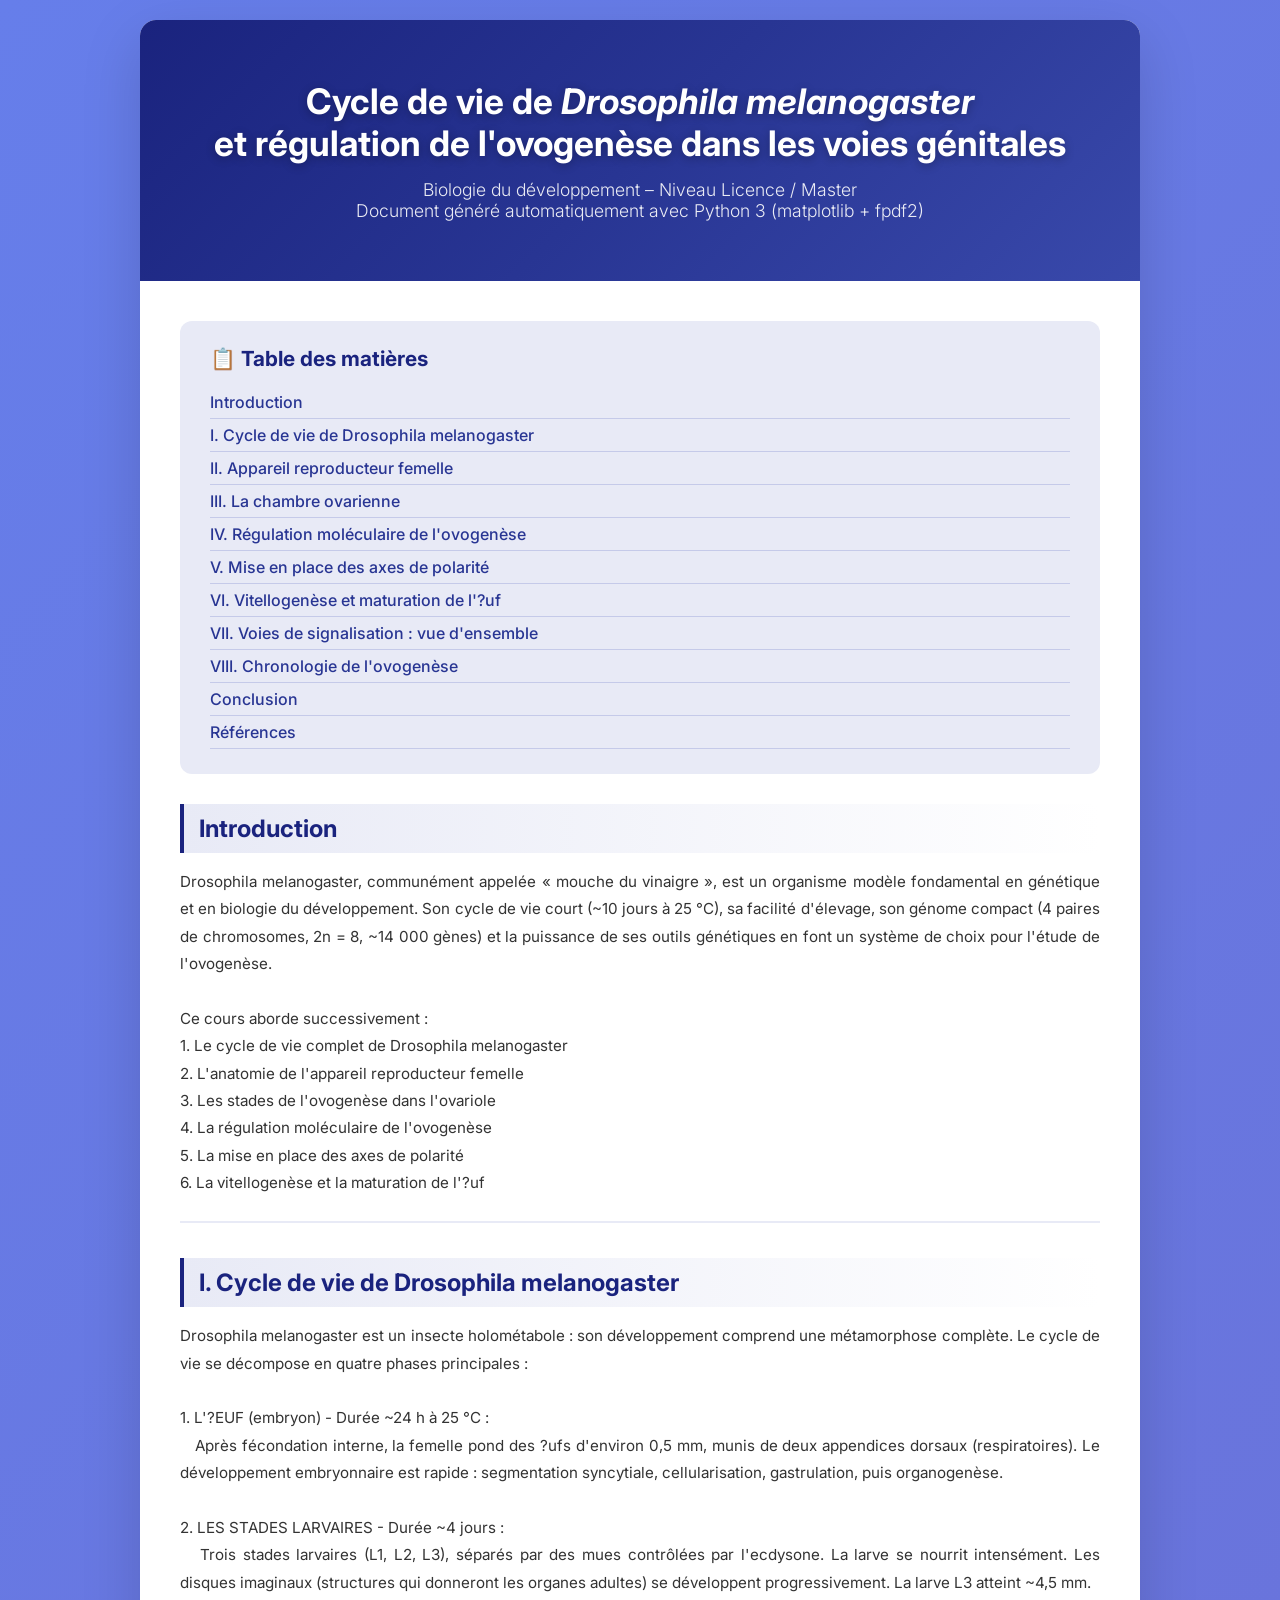
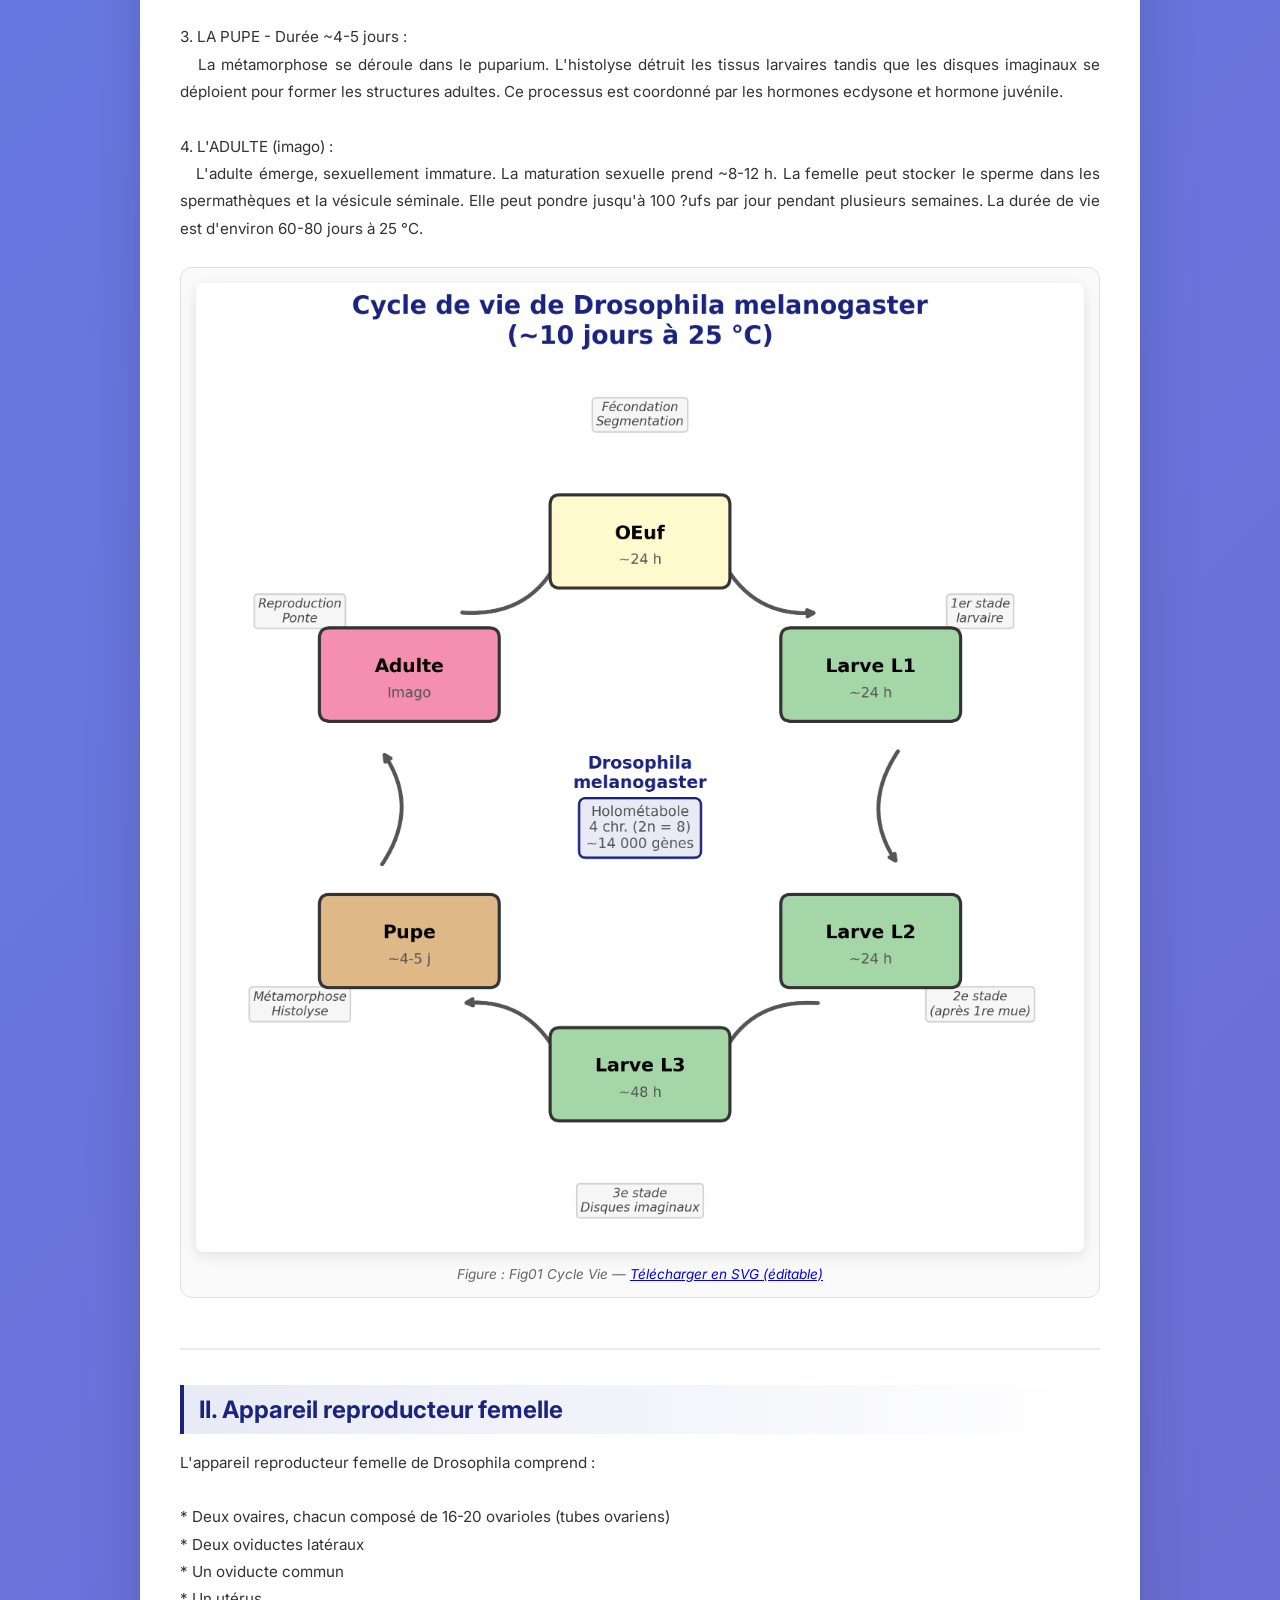
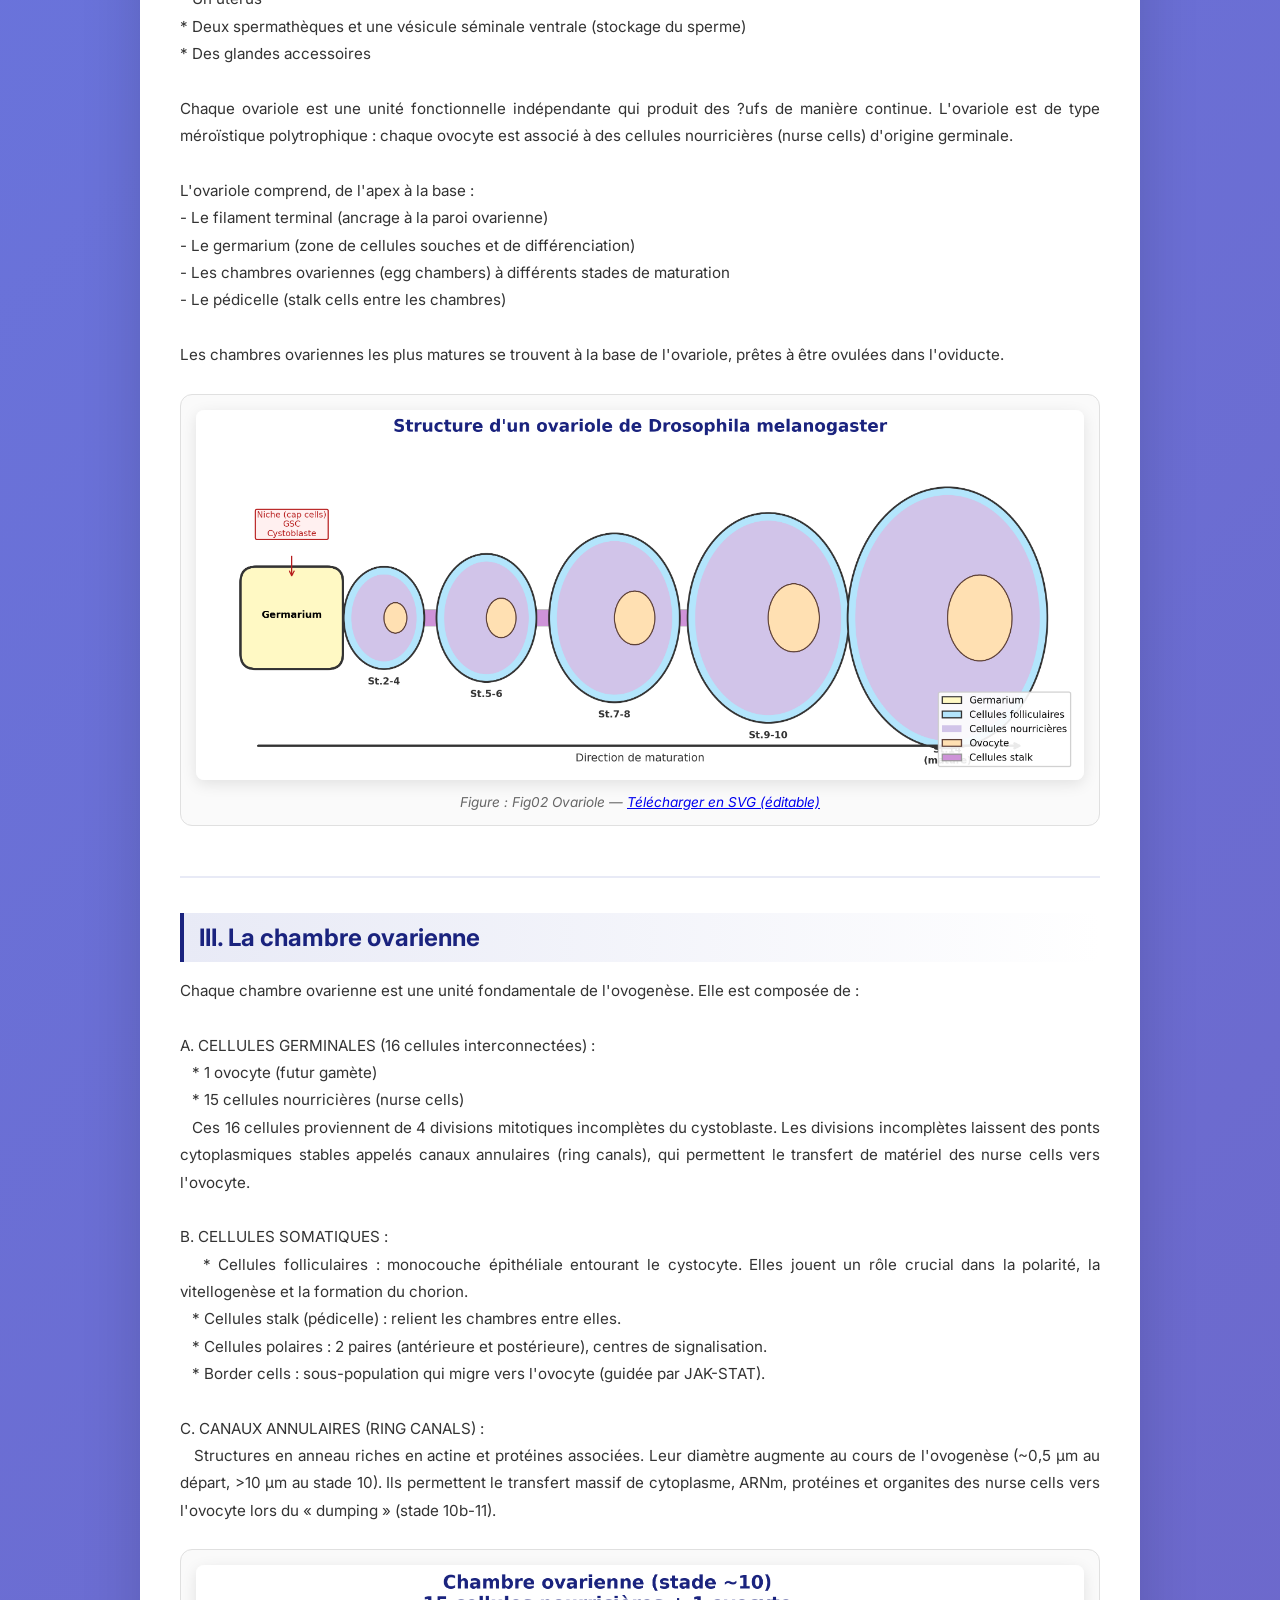
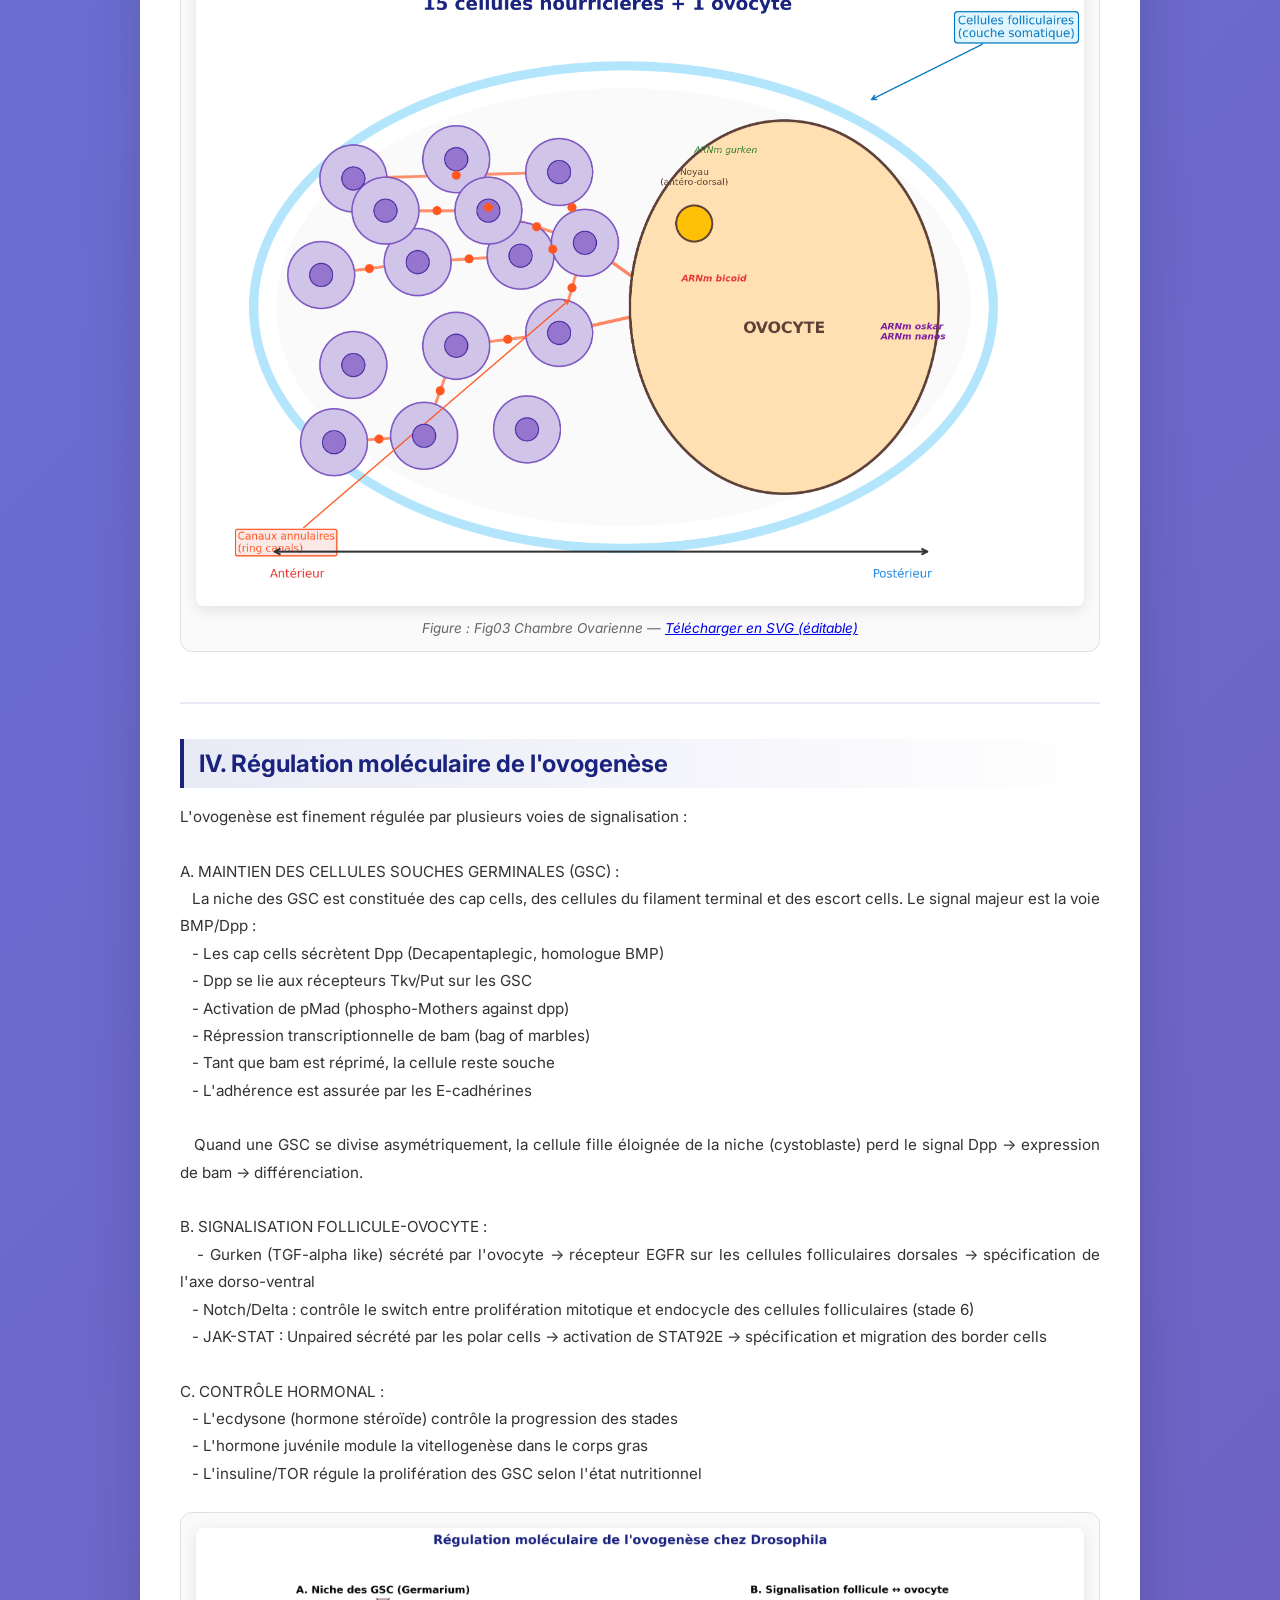
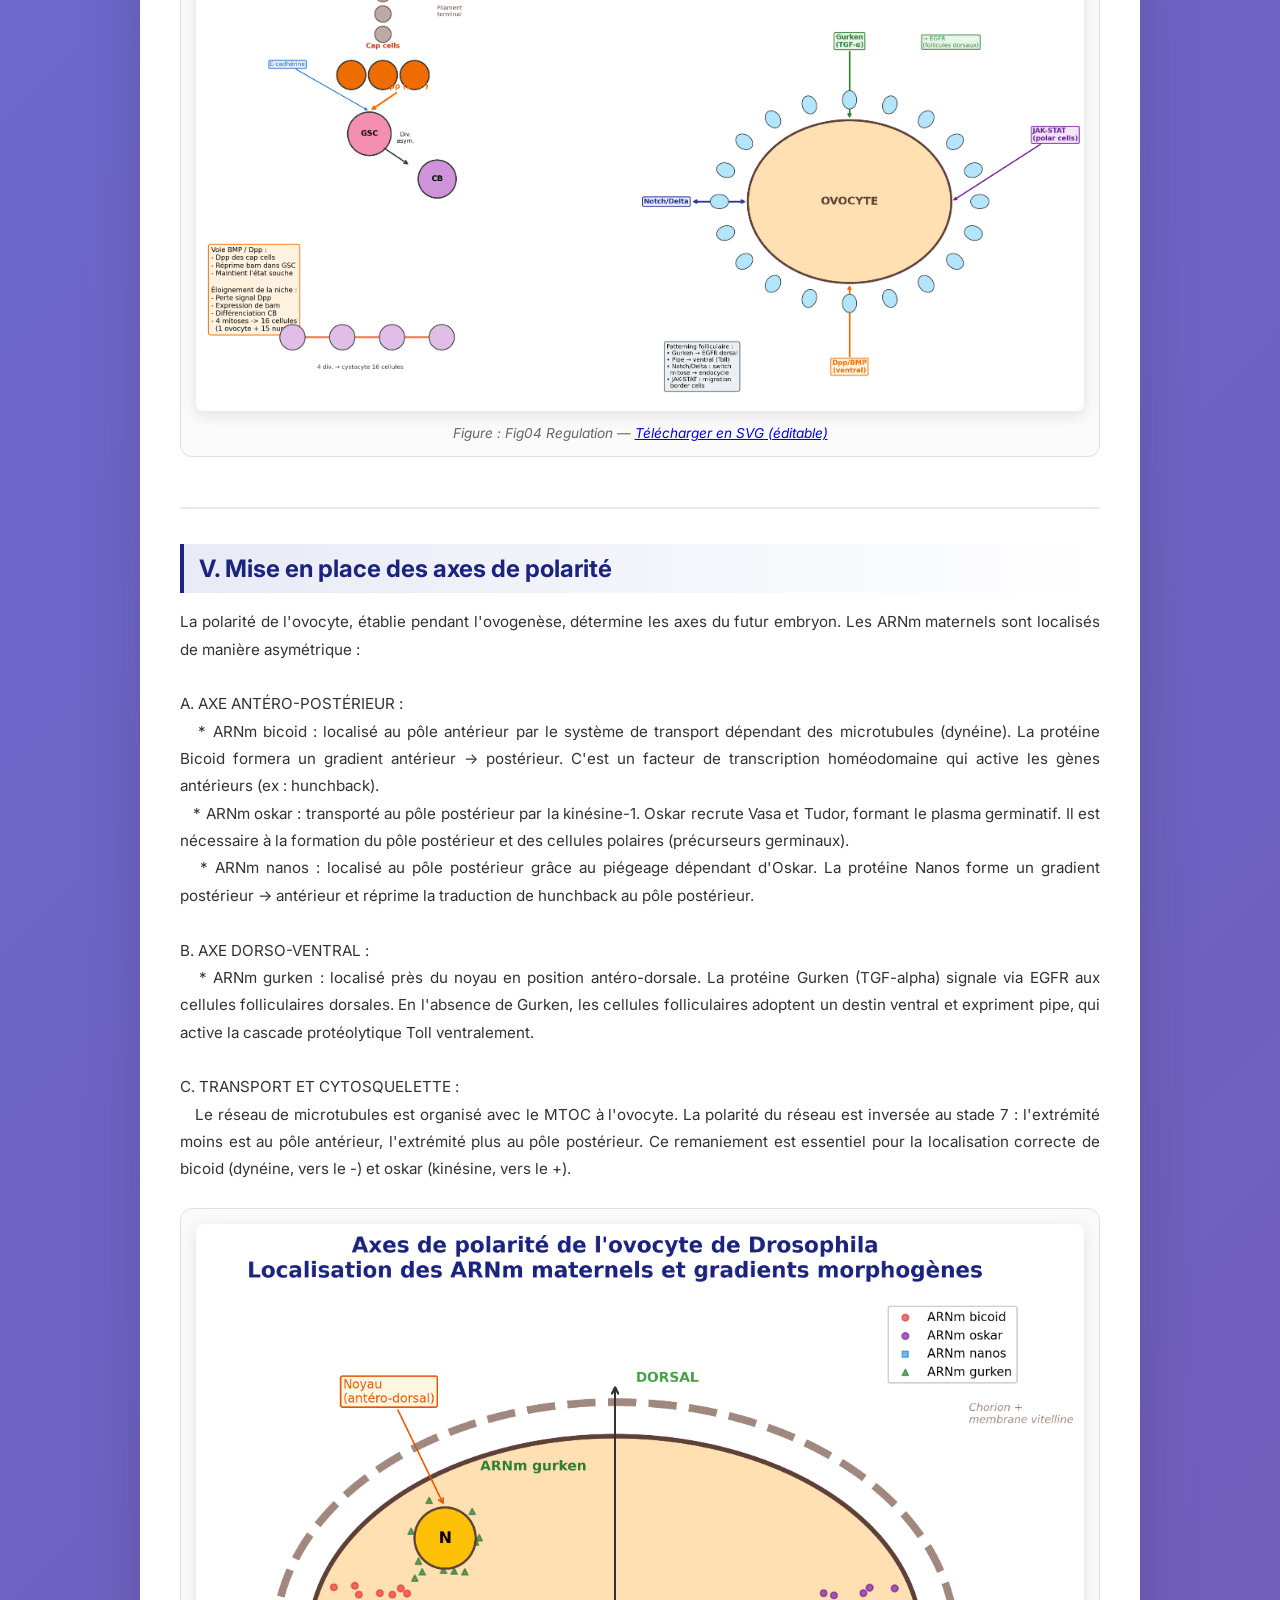
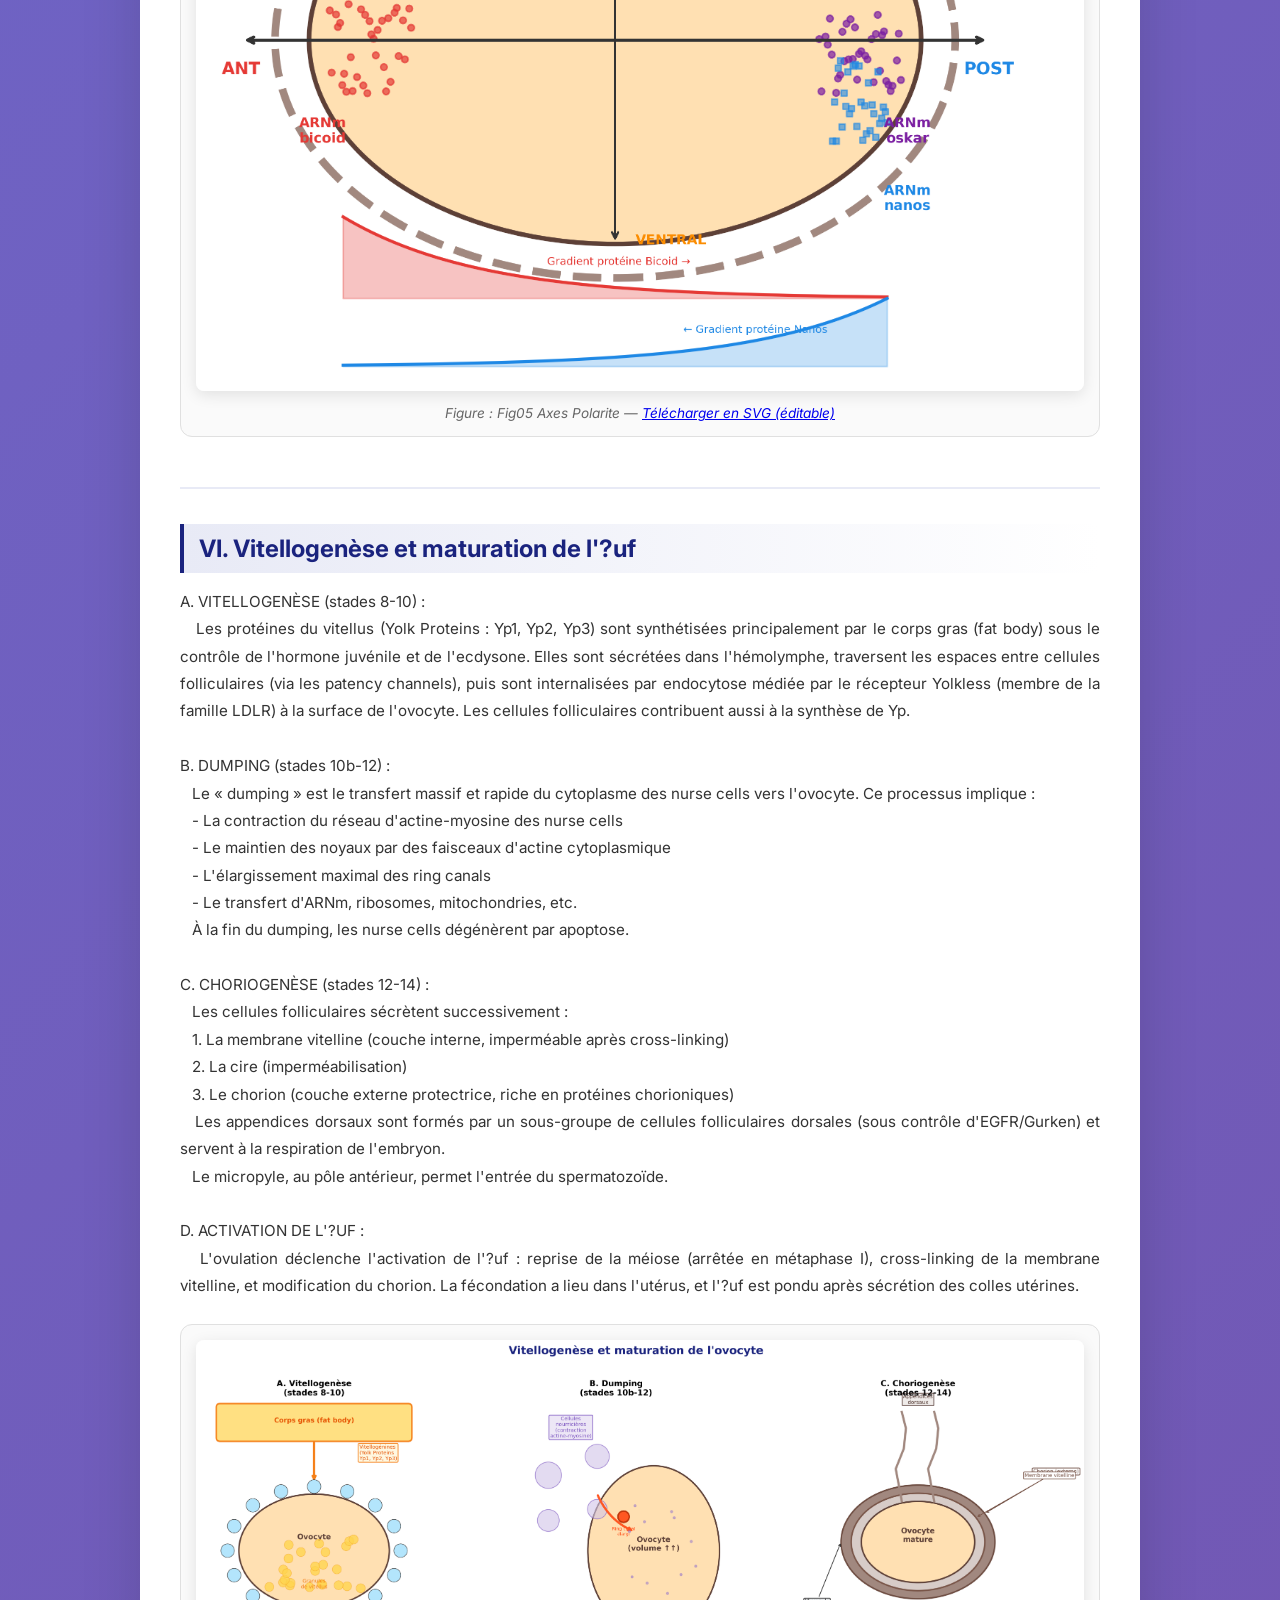
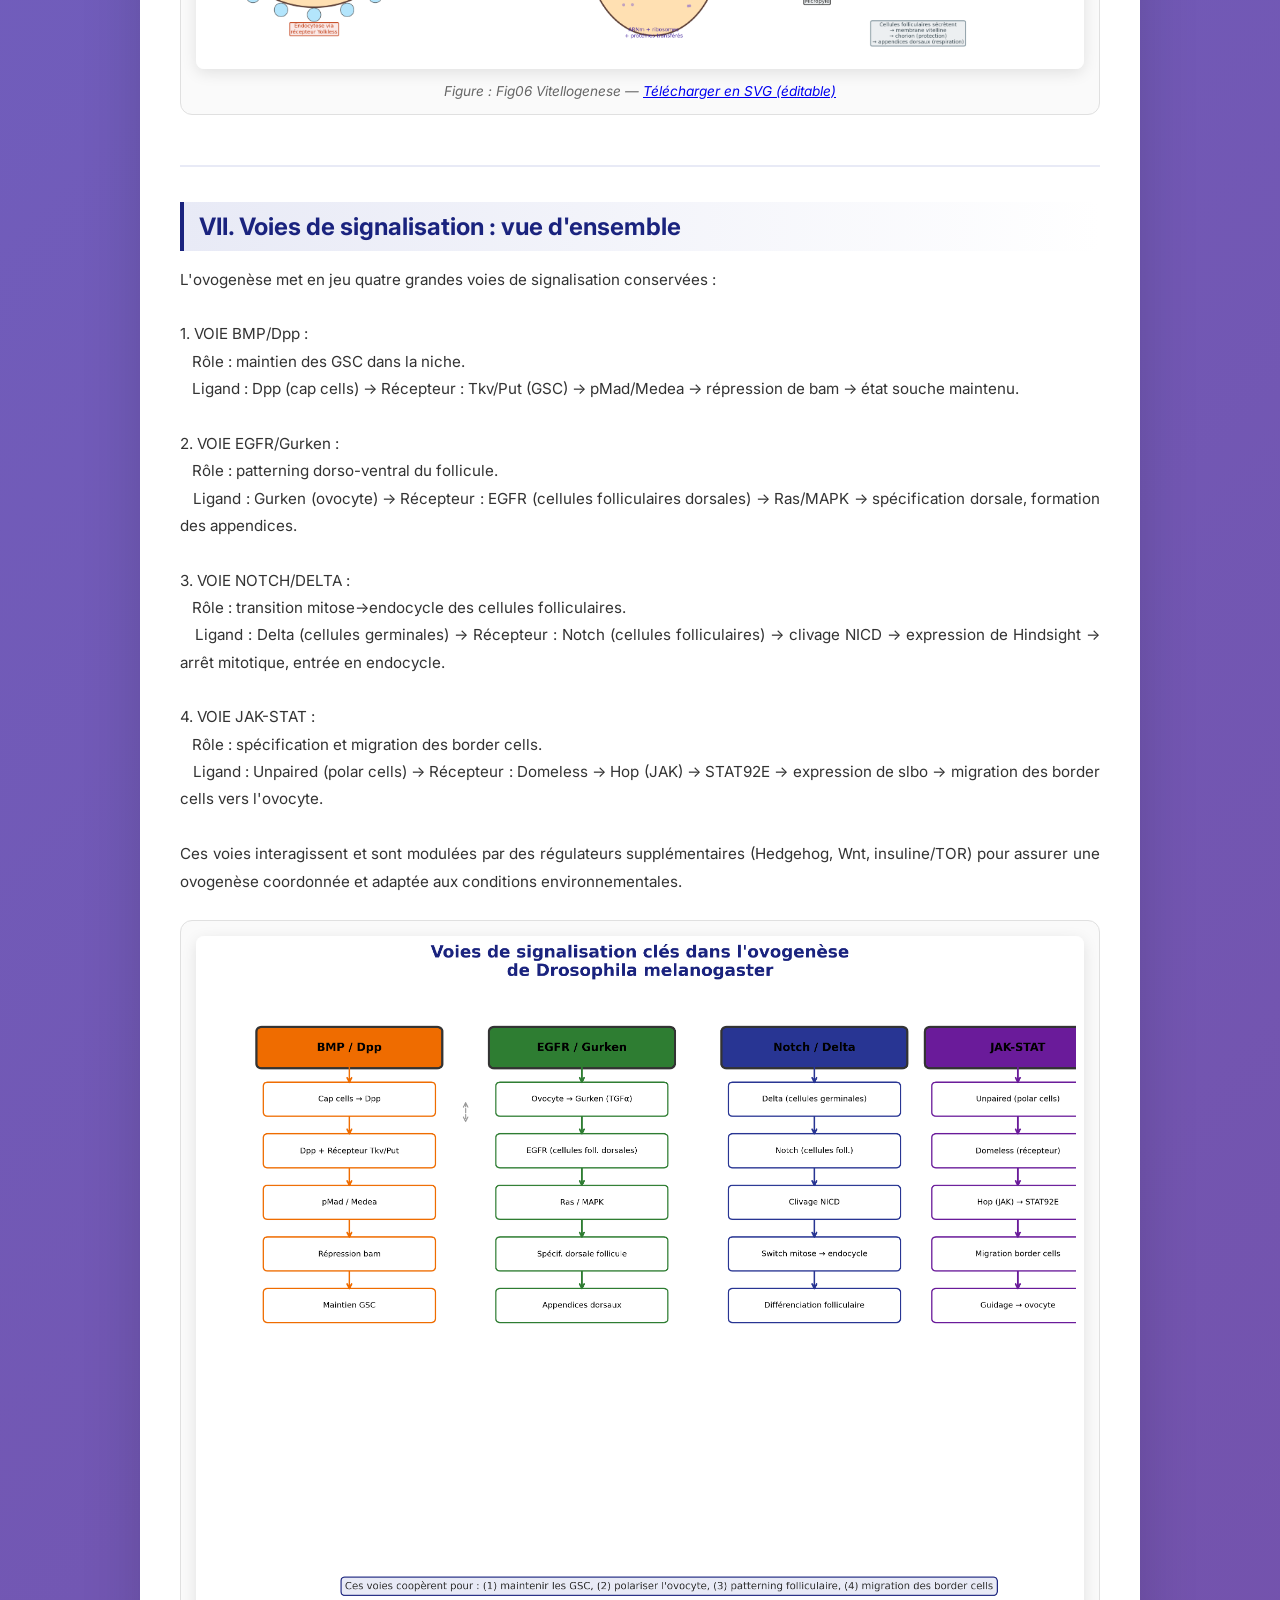
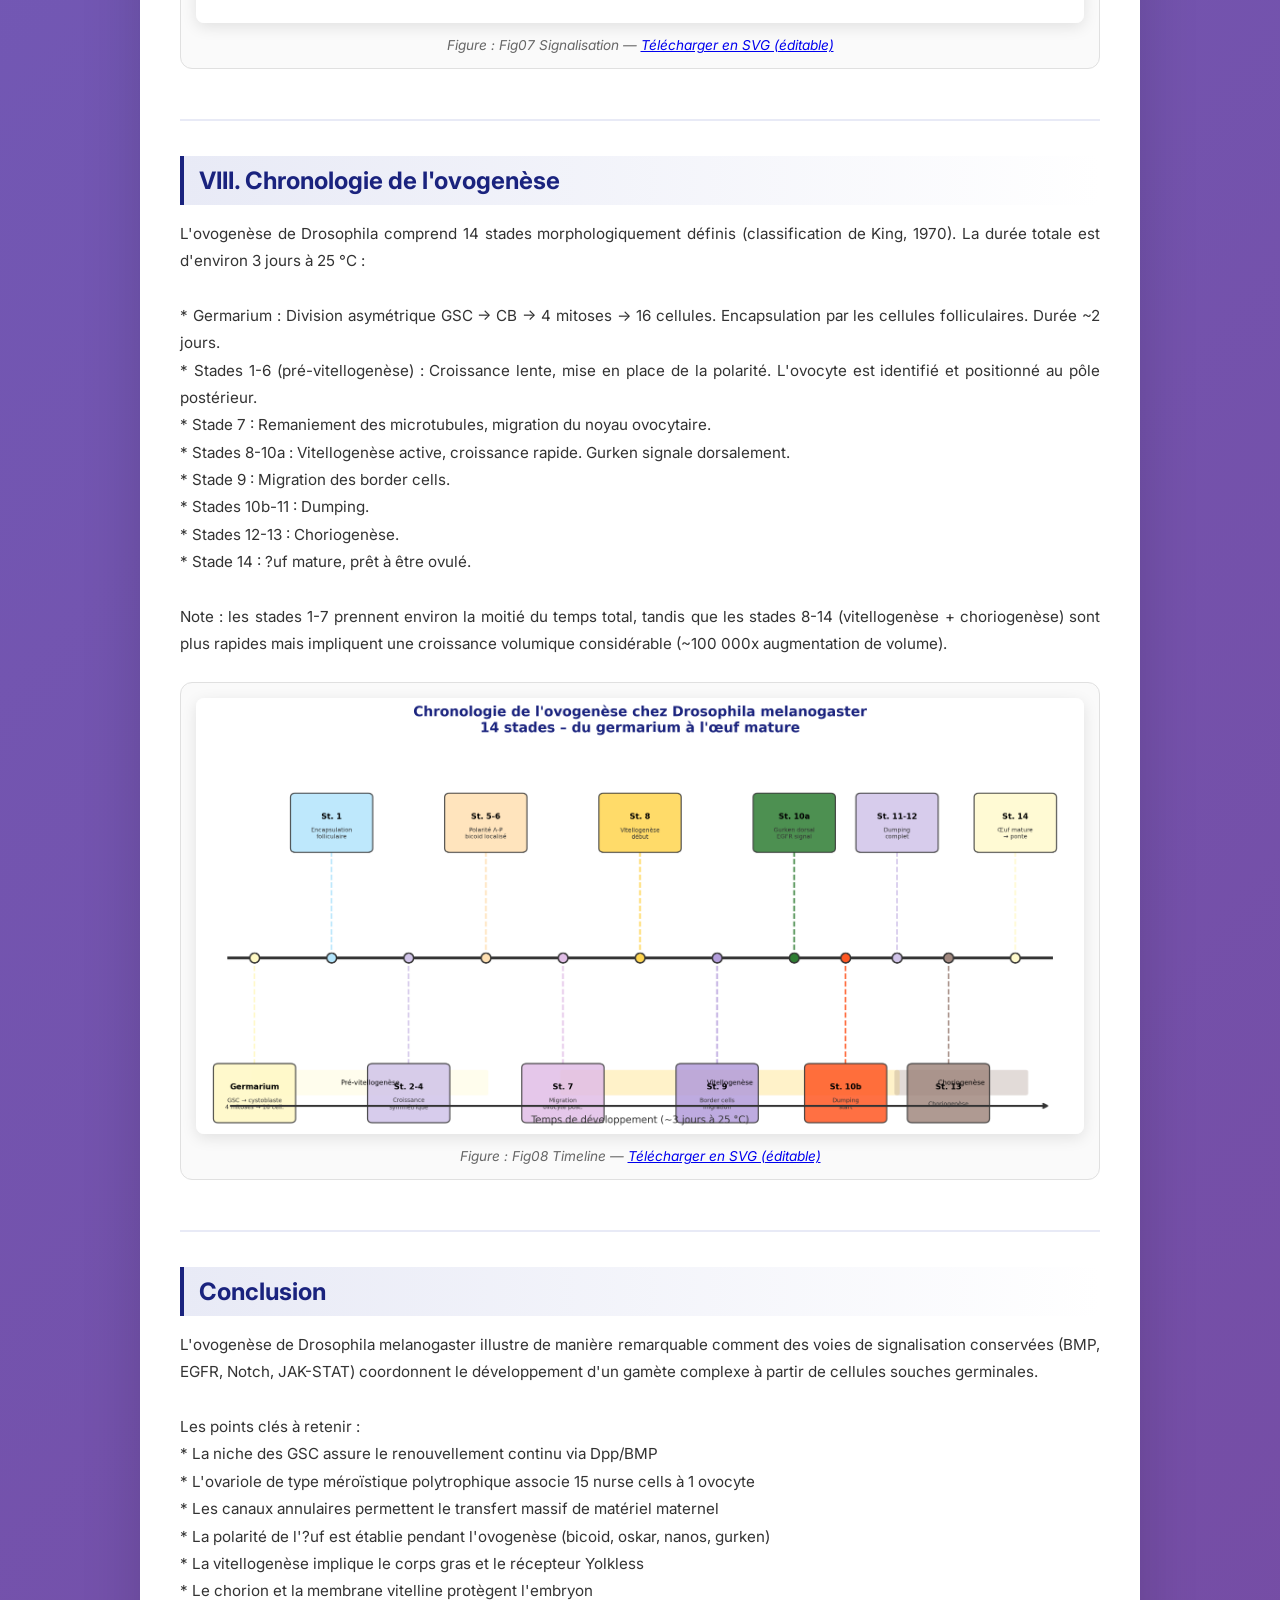
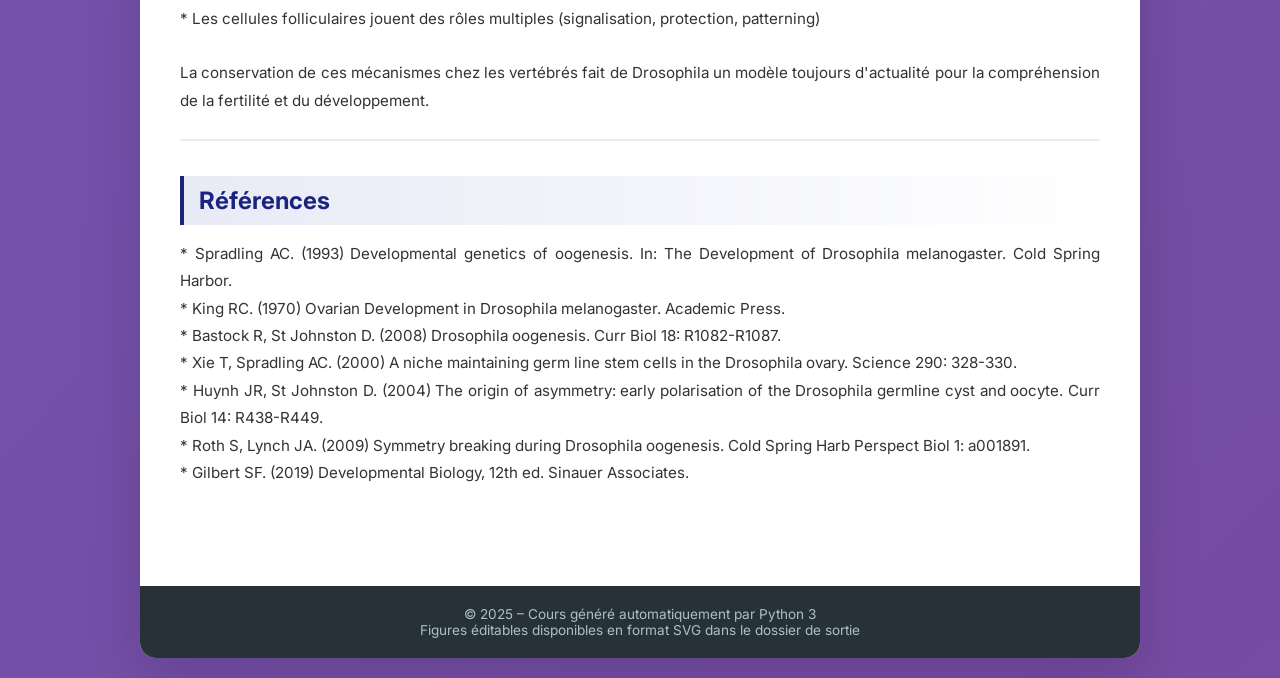
<file: activities/cours_drosophila_ovogenese.html>
<!DOCTYPE html>
<html lang="fr">
<head>
  <meta charset="UTF-8">
  <meta name="viewport" content="width=device-width, initial-scale=1.0">
  <title>Cours – Cycle de vie et ovogenèse de Drosophila melanogaster</title>

    <style>
        @import url('https://fonts.googleapis.com/css2?family=Inter:wght@300;400;600;700&display=swap');

        * { box-sizing: border-box; margin: 0; padding: 0; }

        body {
            font-family: 'Inter', 'Segoe UI', Arial, sans-serif;
            background: linear-gradient(135deg, #667eea 0%, #764ba2 100%);
            min-height: 100vh;
            padding: 20px;
        }

        .container {
            max-width: 1000px;
            margin: 0 auto;
            background: #ffffff;
            border-radius: 16px;
            box-shadow: 0 20px 60px rgba(0,0,0,0.15);
            overflow: hidden;
        }

        .hero {
            background: linear-gradient(135deg, #1A237E 0%, #283593 50%, #3949AB 100%);
            color: white;
            padding: 60px 40px;
            text-align: center;
        }

        .hero h1 {
            font-size: 2.2em;
            font-weight: 700;
            margin-bottom: 15px;
            text-shadow: 0 2px 10px rgba(0,0,0,0.3);
        }

        .hero p {
            font-size: 1.1em;
            opacity: 0.9;
            font-weight: 300;
        }

        .content { padding: 40px; }

        .toc {
            background: #E8EAF6;
            border-radius: 12px;
            padding: 25px 30px;
            margin-bottom: 30px;
        }

        .toc h2 {
            color: #1A237E;
            margin-bottom: 15px;
            font-size: 1.3em;
        }

        .toc ul { list-style: none; }

        .toc li {
            padding: 6px 0;
            border-bottom: 1px solid #C5CAE9;
        }

        .toc a {
            color: #283593;
            text-decoration: none;
            font-weight: 500;
            transition: color 0.3s;
        }

        .toc a:hover { color: #B71C1C; }

        .section {
            margin-bottom: 35px;
            padding-bottom: 25px;
            border-bottom: 2px solid #E8EAF6;
        }

        .section:last-child { border-bottom: none; }

        .section h2 {
            color: #1A237E;
            font-size: 1.5em;
            margin-bottom: 15px;
            padding: 10px 15px;
            background: linear-gradient(90deg, #E8EAF6, transparent);
            border-left: 4px solid #1A237E;
            border-radius: 0 8px 8px 0;
        }

        .section-text {
            color: #333;
            line-height: 1.8;
            font-size: 0.95em;
            white-space: pre-wrap;
            text-align: justify;
        }

        .figure-container {
            text-align: center;
            margin: 25px 0;
            padding: 15px;
            background: #FAFAFA;
            border-radius: 12px;
            border: 1px solid #E0E0E0;
        }

        .figure-container img {
            max-width: 100%;
            height: auto;
            border-radius: 8px;
            box-shadow: 0 4px 15px rgba(0,0,0,0.1);
        }

        .figure-caption {
            margin-top: 10px;
            font-size: 0.85em;
            color: #666;
            font-style: italic;
        }

        .footer-doc {
            background: #263238;
            color: #B0BEC5;
            text-align: center;
            padding: 20px;
            font-size: 0.85em;
        }

        .footer-doc a { color: #80CBC4; }

        @media print {
            body { background: white; padding: 0; }
            .container { box-shadow: none; border-radius: 0; }
            .section { page-break-inside: avoid; }
            .figure-container { page-break-inside: avoid; }
        }

        @media (max-width: 768px) {
            .hero { padding: 30px 20px; }
            .hero h1 { font-size: 1.5em; }
            .content { padding: 20px; }
        }
    </style>
    
</head>
<body>
<div class="container">
<div class="hero">
  <h1>Cycle de vie de <em>Drosophila melanogaster</em><br>et régulation de l'ovogenèse dans les voies génitales</h1>
  <p>Biologie du développement – Niveau Licence / Master</p>
  <p>Document généré automatiquement avec Python 3 (matplotlib + fpdf2)</p>
</div>
<div class="content">
<div class="toc">
  <h2>📋 Table des matières</h2>
  <ul>
    <li><a href="#section_1">Introduction</a></li>
    <li><a href="#section_2">I. Cycle de vie de Drosophila melanogaster</a></li>
    <li><a href="#section_3">II. Appareil reproducteur femelle</a></li>
    <li><a href="#section_4">III. La chambre ovarienne</a></li>
    <li><a href="#section_5">IV. Régulation moléculaire de l'ovogenèse</a></li>
    <li><a href="#section_6">V. Mise en place des axes de polarité</a></li>
    <li><a href="#section_7">VI. Vitellogenèse et maturation de l'?uf</a></li>
    <li><a href="#section_8">VII. Voies de signalisation : vue d'ensemble</a></li>
    <li><a href="#section_9">VIII. Chronologie de l'ovogenèse</a></li>
    <li><a href="#section_10">Conclusion</a></li>
    <li><a href="#section_11">Références</a></li>
  </ul>
</div>
<div class="section" id="section_1">
  <h2>Introduction</h2>
  <div class="section-text">Drosophila melanogaster, communément appelée « mouche du vinaigre », est un organisme modèle fondamental en génétique et en biologie du développement. Son cycle de vie court (~10 jours à 25 °C), sa facilité d'élevage, son génome compact (4 paires de chromosomes, 2n = 8, ~14 000 gènes) et la puissance de ses outils génétiques en font un système de choix pour l'étude de l'ovogenèse.

Ce cours aborde successivement :
1. Le cycle de vie complet de Drosophila melanogaster
2. L'anatomie de l'appareil reproducteur femelle
3. Les stades de l'ovogenèse dans l'ovariole
4. La régulation moléculaire de l'ovogenèse
5. La mise en place des axes de polarité
6. La vitellogenèse et la maturation de l'?uf</div>
</div>
<div class="section" id="section_2">
  <h2>I. Cycle de vie de Drosophila melanogaster</h2>
  <div class="section-text">Drosophila melanogaster est un insecte holométabole : son développement comprend une métamorphose complète. Le cycle de vie se décompose en quatre phases principales :

1. L'?EUF (embryon) - Durée ~24 h à 25 °C :
   Après fécondation interne, la femelle pond des ?ufs d'environ 0,5 mm, munis de deux appendices dorsaux (respiratoires). Le développement embryonnaire est rapide : segmentation syncytiale, cellularisation, gastrulation, puis organogenèse.

2. LES STADES LARVAIRES - Durée ~4 jours :
   Trois stades larvaires (L1, L2, L3), séparés par des mues contrôlées par l'ecdysone. La larve se nourrit intensément. Les disques imaginaux (structures qui donneront les organes adultes) se développent progressivement. La larve L3 atteint ~4,5 mm.

3. LA PUPE - Durée ~4-5 jours :
   La métamorphose se déroule dans le puparium. L'histolyse détruit les tissus larvaires tandis que les disques imaginaux se déploient pour former les structures adultes. Ce processus est coordonné par les hormones ecdysone et hormone juvénile.

4. L'ADULTE (imago) :
   L'adulte émerge, sexuellement immature. La maturation sexuelle prend ~8-12 h. La femelle peut stocker le sperme dans les spermathèques et la vésicule séminale. Elle peut pondre jusqu'à 100 ?ufs par jour pendant plusieurs semaines. La durée de vie est d'environ 60-80 jours à 25 °C.</div>
  <div class="figure-container">
    <img src="fig01_cycle_vie.png" alt="fig01_cycle_vie">
    <div class="figure-caption">Figure : Fig01 Cycle Vie — <a href="fig01_cycle_vie.svg">Télécharger en SVG (éditable)</a></div>
  </div>
</div>
<div class="section" id="section_3">
  <h2>II. Appareil reproducteur femelle</h2>
  <div class="section-text">L'appareil reproducteur femelle de Drosophila comprend :

* Deux ovaires, chacun composé de 16-20 ovarioles (tubes ovariens)
* Deux oviductes latéraux
* Un oviducte commun
* Un utérus
* Deux spermathèques et une vésicule séminale ventrale (stockage du sperme)
* Des glandes accessoires

Chaque ovariole est une unité fonctionnelle indépendante qui produit des ?ufs de manière continue. L'ovariole est de type méroïstique polytrophique : chaque ovocyte est associé à des cellules nourricières (nurse cells) d'origine germinale.

L'ovariole comprend, de l'apex à la base :
- Le filament terminal (ancrage à la paroi ovarienne)
- Le germarium (zone de cellules souches et de différenciation)
- Les chambres ovariennes (egg chambers) à différents stades de maturation
- Le pédicelle (stalk cells entre les chambres)

Les chambres ovariennes les plus matures se trouvent à la base de l'ovariole, prêtes à être ovulées dans l'oviducte.</div>
  <div class="figure-container">
    <img src="fig02_ovariole.png" alt="fig02_ovariole">
    <div class="figure-caption">Figure : Fig02 Ovariole — <a href="fig02_ovariole.svg">Télécharger en SVG (éditable)</a></div>
  </div>
</div>
<div class="section" id="section_4">
  <h2>III. La chambre ovarienne</h2>
  <div class="section-text">Chaque chambre ovarienne est une unité fondamentale de l'ovogenèse. Elle est composée de :

A. CELLULES GERMINALES (16 cellules interconnectées) :
   * 1 ovocyte (futur gamète)
   * 15 cellules nourricières (nurse cells)
   Ces 16 cellules proviennent de 4 divisions mitotiques incomplètes du cystoblaste. Les divisions incomplètes laissent des ponts cytoplasmiques stables appelés canaux annulaires (ring canals), qui permettent le transfert de matériel des nurse cells vers l'ovocyte.

B. CELLULES SOMATIQUES :
   * Cellules folliculaires : monocouche épithéliale entourant le cystocyte. Elles jouent un rôle crucial dans la polarité, la vitellogenèse et la formation du chorion.
   * Cellules stalk (pédicelle) : relient les chambres entre elles.
   * Cellules polaires : 2 paires (antérieure et postérieure), centres de signalisation.
   * Border cells : sous-population qui migre vers l'ovocyte (guidée par JAK-STAT).

C. CANAUX ANNULAIRES (RING CANALS) :
   Structures en anneau riches en actine et protéines associées. Leur diamètre augmente au cours de l'ovogenèse (~0,5 µm au départ, &gt;10 µm au stade 10). Ils permettent le transfert massif de cytoplasme, ARNm, protéines et organites des nurse cells vers l'ovocyte lors du « dumping » (stade 10b-11).</div>
  <div class="figure-container">
    <img src="fig03_chambre_ovarienne.png" alt="fig03_chambre_ovarienne">
    <div class="figure-caption">Figure : Fig03 Chambre Ovarienne — <a href="fig03_chambre_ovarienne.svg">Télécharger en SVG (éditable)</a></div>
  </div>
</div>
<div class="section" id="section_5">
  <h2>IV. Régulation moléculaire de l'ovogenèse</h2>
  <div class="section-text">L'ovogenèse est finement régulée par plusieurs voies de signalisation :

A. MAINTIEN DES CELLULES SOUCHES GERMINALES (GSC) :
   La niche des GSC est constituée des cap cells, des cellules du filament terminal et des escort cells. Le signal majeur est la voie BMP/Dpp :
   - Les cap cells sécrètent Dpp (Decapentaplegic, homologue BMP)
   - Dpp se lie aux récepteurs Tkv/Put sur les GSC
   - Activation de pMad (phospho-Mothers against dpp)
   - Répression transcriptionnelle de bam (bag of marbles)
   - Tant que bam est réprimé, la cellule reste souche
   - L'adhérence est assurée par les E-cadhérines

   Quand une GSC se divise asymétriquement, la cellule fille éloignée de la niche (cystoblaste) perd le signal Dpp -&gt; expression de bam -&gt; différenciation.

B. SIGNALISATION FOLLICULE-OVOCYTE :
   - Gurken (TGF-alpha like) sécrété par l'ovocyte -&gt; récepteur EGFR sur les cellules folliculaires dorsales -&gt; spécification de l'axe dorso-ventral
   - Notch/Delta : contrôle le switch entre prolifération mitotique et endocycle des cellules folliculaires (stade 6)
   - JAK-STAT : Unpaired sécrété par les polar cells -&gt; activation de STAT92E -&gt; spécification et migration des border cells

C. CONTRÔLE HORMONAL :
   - L'ecdysone (hormone stéroïde) contrôle la progression des stades
   - L'hormone juvénile module la vitellogenèse dans le corps gras
   - L'insuline/TOR régule la prolifération des GSC selon l'état nutritionnel</div>
  <div class="figure-container">
    <img src="fig04_regulation.png" alt="fig04_regulation">
    <div class="figure-caption">Figure : Fig04 Regulation — <a href="fig04_regulation.svg">Télécharger en SVG (éditable)</a></div>
  </div>
</div>
<div class="section" id="section_6">
  <h2>V. Mise en place des axes de polarité</h2>
  <div class="section-text">La polarité de l'ovocyte, établie pendant l'ovogenèse, détermine les axes du futur embryon. Les ARNm maternels sont localisés de manière asymétrique :

A. AXE ANTÉRO-POSTÉRIEUR :
   * ARNm bicoid : localisé au pôle antérieur par le système de transport dépendant des microtubules (dynéine). La protéine Bicoid formera un gradient antérieur -&gt; postérieur. C'est un facteur de transcription homéodomaine qui active les gènes antérieurs (ex : hunchback).
   * ARNm oskar : transporté au pôle postérieur par la kinésine-1. Oskar recrute Vasa et Tudor, formant le plasma germinatif. Il est nécessaire à la formation du pôle postérieur et des cellules polaires (précurseurs germinaux).
   * ARNm nanos : localisé au pôle postérieur grâce au piégeage dépendant d'Oskar. La protéine Nanos forme un gradient postérieur -&gt; antérieur et réprime la traduction de hunchback au pôle postérieur.

B. AXE DORSO-VENTRAL :
   * ARNm gurken : localisé près du noyau en position antéro-dorsale. La protéine Gurken (TGF-alpha) signale via EGFR aux cellules folliculaires dorsales. En l'absence de Gurken, les cellules folliculaires adoptent un destin ventral et expriment pipe, qui active la cascade protéolytique Toll ventralement.

C. TRANSPORT ET CYTOSQUELETTE :
   Le réseau de microtubules est organisé avec le MTOC à l'ovocyte. La polarité du réseau est inversée au stade 7 : l'extrémité moins est au pôle antérieur, l'extrémité plus au pôle postérieur. Ce remaniement est essentiel pour la localisation correcte de bicoid (dynéine, vers le -) et oskar (kinésine, vers le +).</div>
  <div class="figure-container">
    <img src="fig05_axes_polarite.png" alt="fig05_axes_polarite">
    <div class="figure-caption">Figure : Fig05 Axes Polarite — <a href="fig05_axes_polarite.svg">Télécharger en SVG (éditable)</a></div>
  </div>
</div>
<div class="section" id="section_7">
  <h2>VI. Vitellogenèse et maturation de l'?uf</h2>
  <div class="section-text">A. VITELLOGENÈSE (stades 8-10) :
   Les protéines du vitellus (Yolk Proteins : Yp1, Yp2, Yp3) sont synthétisées principalement par le corps gras (fat body) sous le contrôle de l'hormone juvénile et de l'ecdysone. Elles sont sécrétées dans l'hémolymphe, traversent les espaces entre cellules folliculaires (via les patency channels), puis sont internalisées par endocytose médiée par le récepteur Yolkless (membre de la famille LDLR) à la surface de l'ovocyte. Les cellules folliculaires contribuent aussi à la synthèse de Yp.

B. DUMPING (stades 10b-12) :
   Le « dumping » est le transfert massif et rapide du cytoplasme des nurse cells vers l'ovocyte. Ce processus implique :
   - La contraction du réseau d'actine-myosine des nurse cells
   - Le maintien des noyaux par des faisceaux d'actine cytoplasmique
   - L'élargissement maximal des ring canals
   - Le transfert d'ARNm, ribosomes, mitochondries, etc.
   À la fin du dumping, les nurse cells dégénèrent par apoptose.

C. CHORIOGENÈSE (stades 12-14) :
   Les cellules folliculaires sécrètent successivement :
   1. La membrane vitelline (couche interne, imperméable après cross-linking)
   2. La cire (imperméabilisation)
   3. Le chorion (couche externe protectrice, riche en protéines chorioniques)
   Les appendices dorsaux sont formés par un sous-groupe de cellules folliculaires dorsales (sous contrôle d'EGFR/Gurken) et servent à la respiration de l'embryon.
   Le micropyle, au pôle antérieur, permet l'entrée du spermatozoïde.

D. ACTIVATION DE L'?UF :
   L'ovulation déclenche l'activation de l'?uf : reprise de la méiose (arrêtée en métaphase I), cross-linking de la membrane vitelline, et modification du chorion. La fécondation a lieu dans l'utérus, et l'?uf est pondu après sécrétion des colles utérines.</div>
  <div class="figure-container">
    <img src="fig06_vitellogenese.png" alt="fig06_vitellogenese">
    <div class="figure-caption">Figure : Fig06 Vitellogenese — <a href="fig06_vitellogenese.svg">Télécharger en SVG (éditable)</a></div>
  </div>
</div>
<div class="section" id="section_8">
  <h2>VII. Voies de signalisation : vue d'ensemble</h2>
  <div class="section-text">L'ovogenèse met en jeu quatre grandes voies de signalisation conservées :

1. VOIE BMP/Dpp :
   Rôle : maintien des GSC dans la niche.
   Ligand : Dpp (cap cells) -&gt; Récepteur : Tkv/Put (GSC) -&gt; pMad/Medea -&gt; répression de bam -&gt; état souche maintenu.

2. VOIE EGFR/Gurken :
   Rôle : patterning dorso-ventral du follicule.
   Ligand : Gurken (ovocyte) -&gt; Récepteur : EGFR (cellules folliculaires dorsales) -&gt; Ras/MAPK -&gt; spécification dorsale, formation des appendices.

3. VOIE NOTCH/DELTA :
   Rôle : transition mitose-&gt;endocycle des cellules folliculaires.
   Ligand : Delta (cellules germinales) -&gt; Récepteur : Notch (cellules folliculaires) -&gt; clivage NICD -&gt; expression de Hindsight -&gt; arrêt mitotique, entrée en endocycle.

4. VOIE JAK-STAT :
   Rôle : spécification et migration des border cells.
   Ligand : Unpaired (polar cells) -&gt; Récepteur : Domeless -&gt; Hop (JAK) -&gt; STAT92E -&gt; expression de slbo -&gt; migration des border cells vers l'ovocyte.

Ces voies interagissent et sont modulées par des régulateurs supplémentaires (Hedgehog, Wnt, insuline/TOR) pour assurer une ovogenèse coordonnée et adaptée aux conditions environnementales.</div>
  <div class="figure-container">
    <img src="fig07_signalisation.png" alt="fig07_signalisation">
    <div class="figure-caption">Figure : Fig07 Signalisation — <a href="fig07_signalisation.svg">Télécharger en SVG (éditable)</a></div>
  </div>
</div>
<div class="section" id="section_9">
  <h2>VIII. Chronologie de l'ovogenèse</h2>
  <div class="section-text">L'ovogenèse de Drosophila comprend 14 stades morphologiquement définis (classification de King, 1970). La durée totale est d'environ 3 jours à 25 °C :

* Germarium : Division asymétrique GSC -&gt; CB -&gt; 4 mitoses -&gt; 16 cellules. Encapsulation par les cellules folliculaires. Durée ~2 jours.
* Stades 1-6 (pré-vitellogenèse) : Croissance lente, mise en place de la polarité. L'ovocyte est identifié et positionné au pôle postérieur.
* Stade 7 : Remaniement des microtubules, migration du noyau ovocytaire.
* Stades 8-10a : Vitellogenèse active, croissance rapide. Gurken signale dorsalement.
* Stade 9 : Migration des border cells.
* Stades 10b-11 : Dumping.
* Stades 12-13 : Choriogenèse.
* Stade 14 : ?uf mature, prêt à être ovulé.

Note : les stades 1-7 prennent environ la moitié du temps total, tandis que les stades 8-14 (vitellogenèse + choriogenèse) sont plus rapides mais impliquent une croissance volumique considérable (~100 000x augmentation de volume).</div>
  <div class="figure-container">
    <img src="fig08_timeline.png" alt="fig08_timeline">
    <div class="figure-caption">Figure : Fig08 Timeline — <a href="fig08_timeline.svg">Télécharger en SVG (éditable)</a></div>
  </div>
</div>
<div class="section" id="section_10">
  <h2>Conclusion</h2>
  <div class="section-text">L'ovogenèse de Drosophila melanogaster illustre de manière remarquable comment des voies de signalisation conservées (BMP, EGFR, Notch, JAK-STAT) coordonnent le développement d'un gamète complexe à partir de cellules souches germinales.

Les points clés à retenir :
* La niche des GSC assure le renouvellement continu via Dpp/BMP
* L'ovariole de type méroïstique polytrophique associe 15 nurse cells à 1 ovocyte
* Les canaux annulaires permettent le transfert massif de matériel maternel
* La polarité de l'?uf est établie pendant l'ovogenèse (bicoid, oskar, nanos, gurken)
* La vitellogenèse implique le corps gras et le récepteur Yolkless
* Le chorion et la membrane vitelline protègent l'embryon
* Les cellules folliculaires jouent des rôles multiples (signalisation, protection, patterning)

La conservation de ces mécanismes chez les vertébrés fait de Drosophila un modèle toujours d'actualité pour la compréhension de la fertilité et du développement.</div>
</div>
<div class="section" id="section_11">
  <h2>Références</h2>
  <div class="section-text">* Spradling AC. (1993) Developmental genetics of oogenesis. In: The Development of Drosophila melanogaster. Cold Spring Harbor.
* King RC. (1970) Ovarian Development in Drosophila melanogaster. Academic Press.
* Bastock R, St Johnston D. (2008) Drosophila oogenesis. Curr Biol 18: R1082-R1087.
* Xie T, Spradling AC. (2000) A niche maintaining germ line stem cells in the Drosophila ovary. Science 290: 328-330.
* Huynh JR, St Johnston D. (2004) The origin of asymmetry: early polarisation of the Drosophila germline cyst and oocyte. Curr Biol 14: R438-R449.
* Roth S, Lynch JA. (2009) Symmetry breaking during Drosophila oogenesis. Cold Spring Harb Perspect Biol 1: a001891.
* Gilbert SF. (2019) Developmental Biology, 12th ed. Sinauer Associates.</div>
</div>
</div>
<div class="footer-doc">
  <p>© 2025 – Cours généré automatiquement par Python 3</p>
  <p>Figures éditables disponibles en format SVG dans le dossier de sortie</p>
</div>
</div>
</body>
</html>
</file>
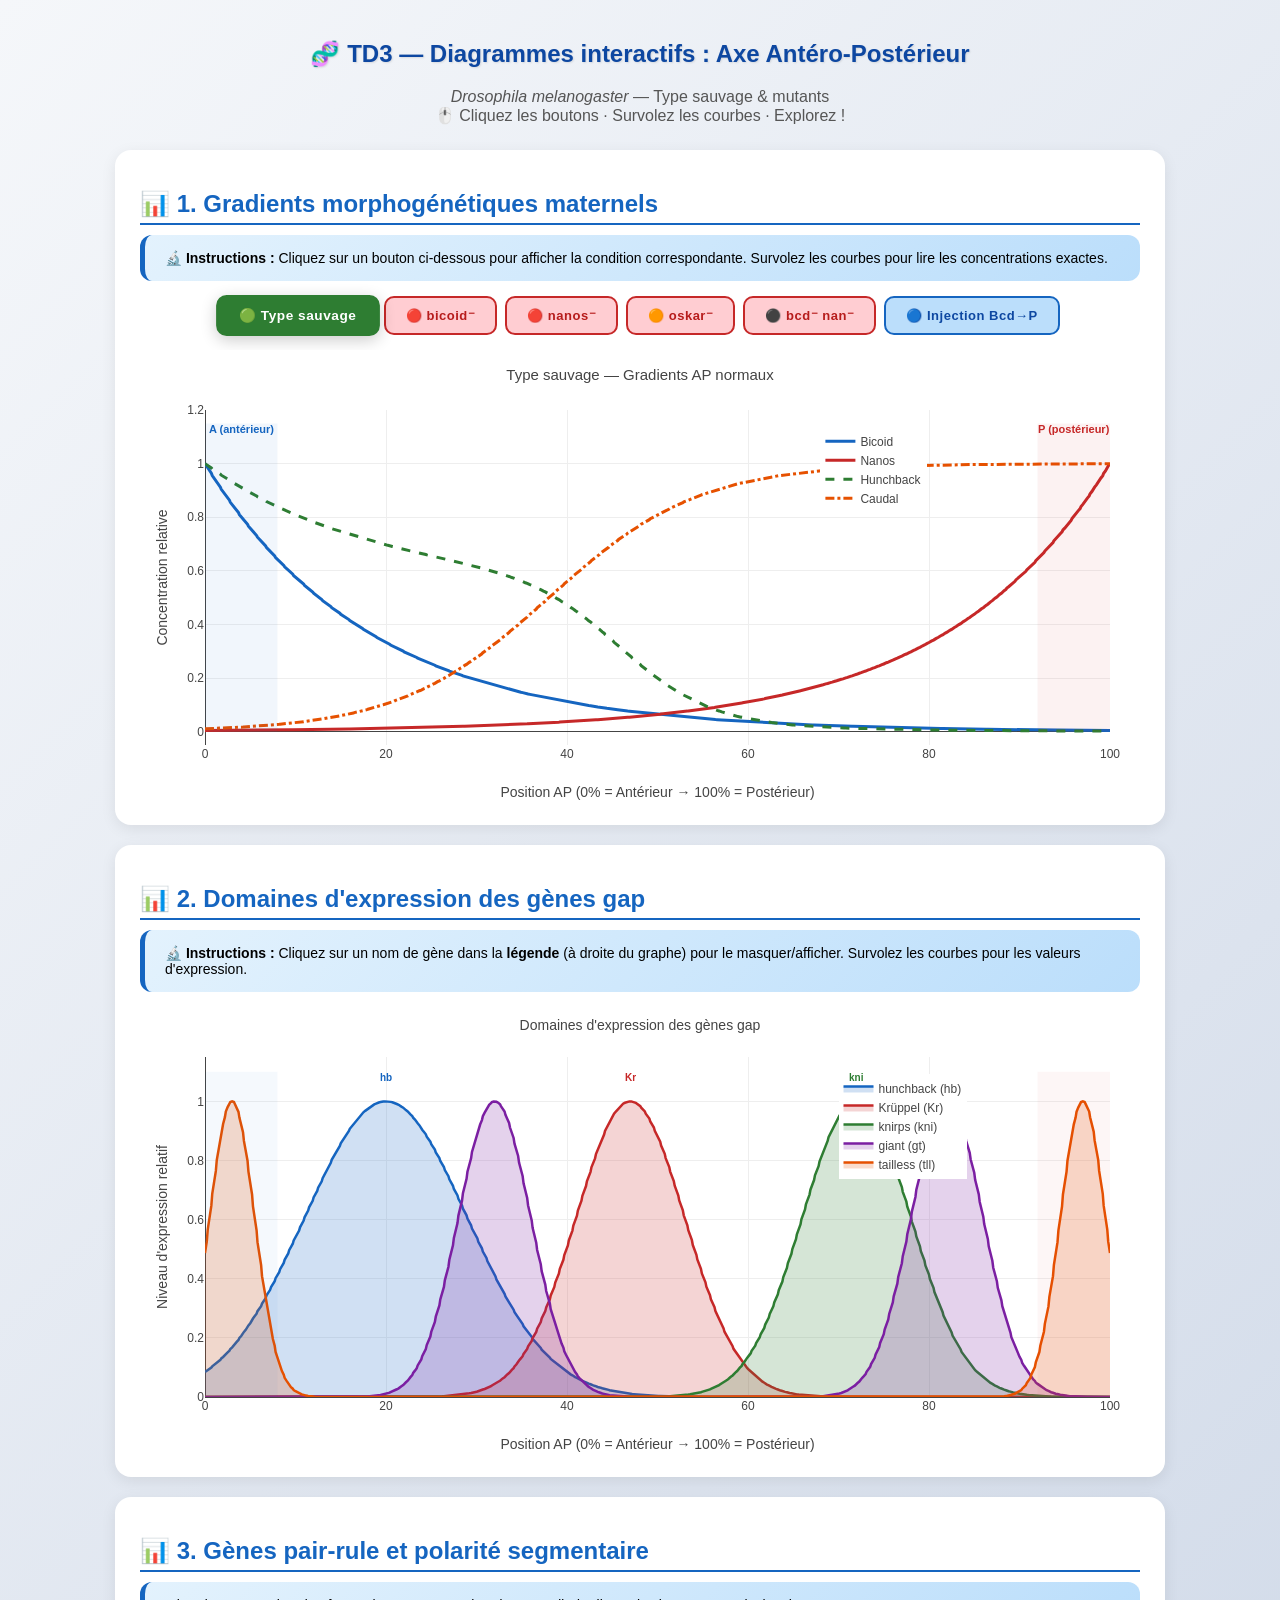
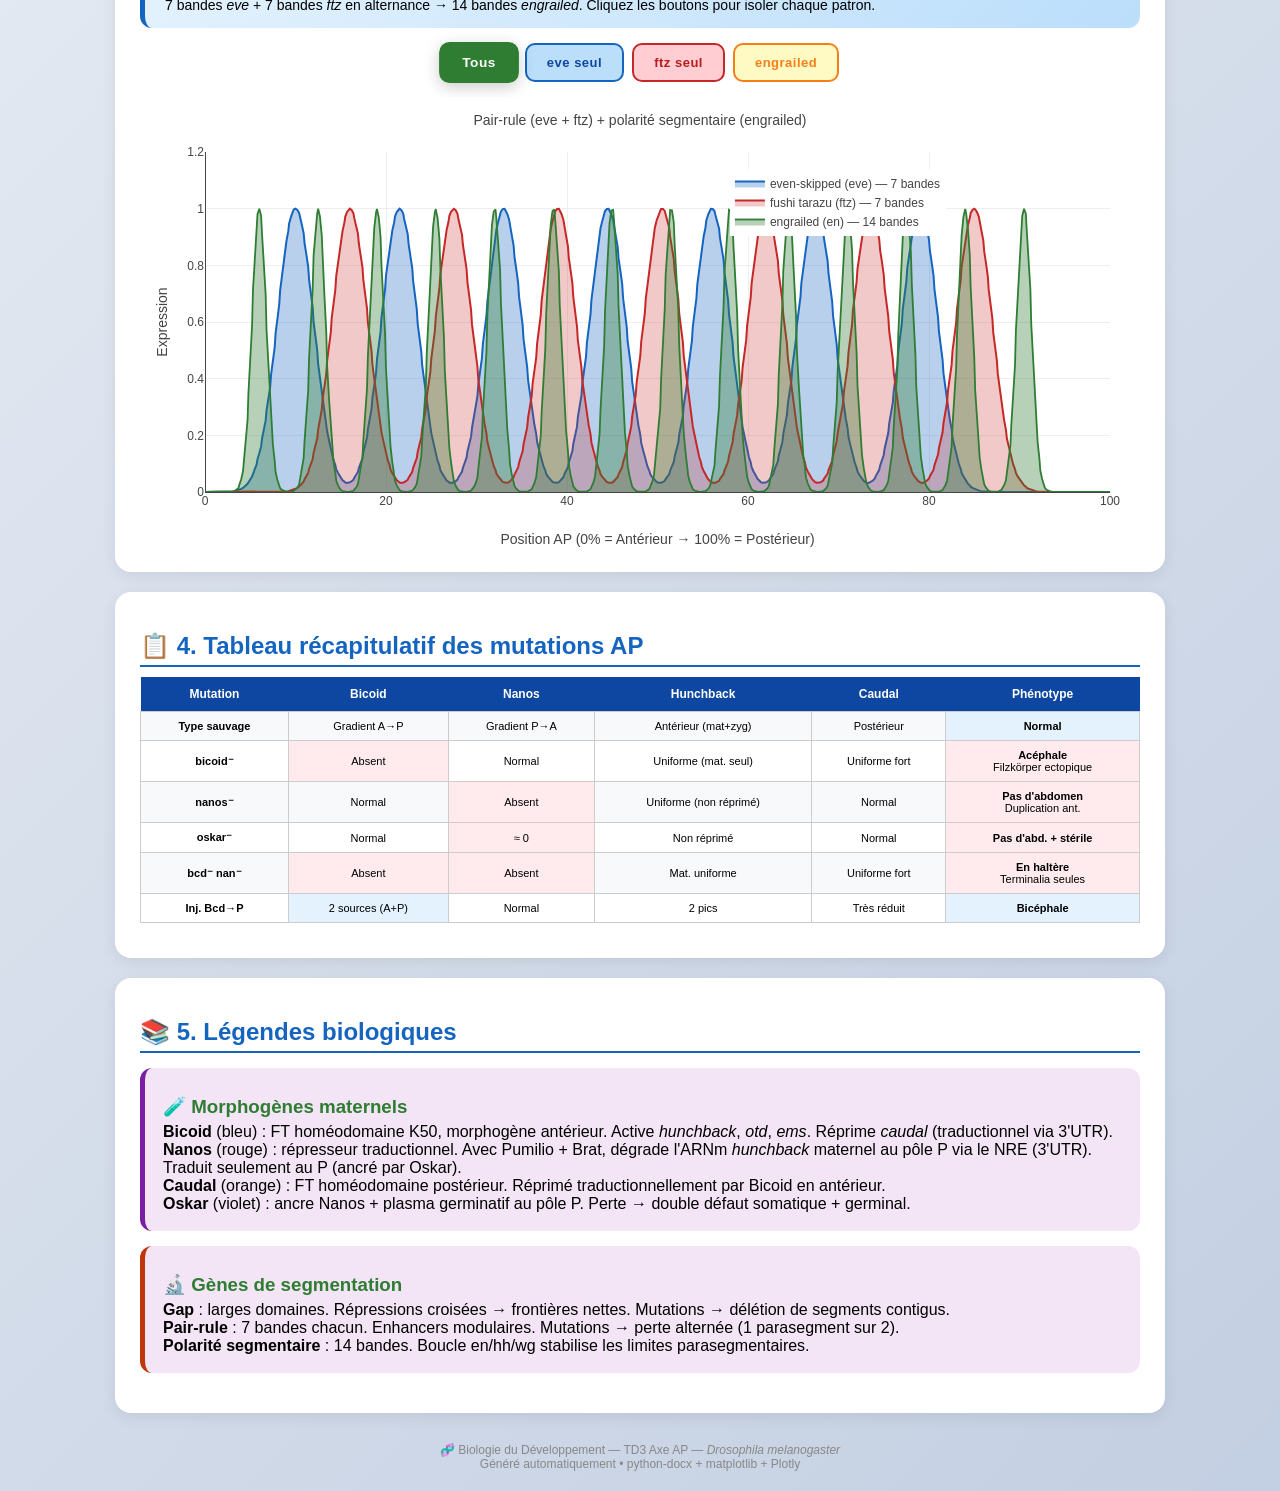
<file: activities/Diagrammes_AP_Interactif.html>
<!DOCTYPE html>
<html lang="fr">
<head>
<meta charset="UTF-8">
<title>TD3 — Diagrammes AP interactifs — Drosophile</title>
<script src="https://cdn.plot.ly/plotly-2.27.0.min.js"></script>
<style>
  * { box-sizing: border-box; margin: 0; padding: 0; }
  body { font-family: 'Segoe UI', Calibri, Arial, sans-serif;
         background: linear-gradient(135deg, #f5f7fa 0%, #c3cfe2 100%);
         min-height: 100vh; padding: 20px; }
  h1 { color: #0D47A1; text-align: center; margin: 20px 0;
       font-size: 24px; text-shadow: 1px 1px 2px rgba(0,0,0,0.1); }
  h2 { color: #1565C0; margin: 15px 0 10px;
       border-bottom: 2px solid #1565C0; padding-bottom: 5px; }
  h3 { color: #2E7D32; margin: 10px 0 5px; }
  .card { background: white; border-radius: 16px;
          box-shadow: 0 4px 15px rgba(0,0,0,0.08);
          padding: 25px; margin: 20px auto; max-width: 1050px;
          transition: transform 0.2s; }
  .card:hover { transform: translateY(-2px);
                box-shadow: 0 6px 20px rgba(0,0,0,0.12); }
  .btn-group { display: flex; flex-wrap: wrap; gap: 8px;
               margin: 15px 0; justify-content: center; }
  .btn { padding: 10px 20px; border: 2px solid transparent;
         border-radius: 10px; cursor: pointer; font-size: 13px;
         font-weight: 700; transition: all 0.3s;
         letter-spacing: 0.5px; }
  .btn:hover { transform: translateY(-2px);
               box-shadow: 0 4px 12px rgba(0,0,0,0.15); }
  .btn.active { transform: scale(1.05);
                box-shadow: 0 4px 15px rgba(0,0,0,0.2); }
  .btn-wt { background: #C8E6C9; color: #1B5E20; border-color: #2E7D32; }
  .btn-wt.active { background: #2E7D32; color: white; }
  .btn-mut { background: #FFCDD2; color: #B71C1C; border-color: #C62828; }
  .btn-mut.active { background: #C62828; color: white; }
  .btn-exp { background: #BBDEFB; color: #0D47A1; border-color: #1565C0; }
  .btn-exp.active { background: #1565C0; color: white; }
  .btn-gap { background: #FFF9C4; color: #F57F17; border-color: #F57F17; }
  .btn-gap.active { background: #F57F17; color: white; }
  .info { background: linear-gradient(135deg, #E3F2FD, #BBDEFB);
          padding: 15px 20px; border-radius: 12px;
          margin: 10px 0; font-size: 14px;
          border-left: 5px solid #1565C0; }
  .pheno { background: linear-gradient(135deg, #FFF3E0, #FFCCBC);
           padding: 12px 18px; border-radius: 10px;
           border-left: 5px solid #E65100;
           margin: 10px 0; font-size: 13px; }
  .pheno b { color: #BF360C; }
  .legend-bio { background: #F3E5F5; padding: 18px;
                border-radius: 12px; margin: 15px 0;
                border-left: 5px solid #7B1FA2; }
  .plot-container { min-height: 450px; }
  .error-box { background: #FFEBEE; border: 2px solid #C62828;
               border-radius: 8px; padding: 15px; margin: 10px 0;
               color: #B71C1C; font-family: monospace; font-size: 12px;
               display: none; }
  table { border-collapse: collapse; width: 100%; margin: 10px 0; }
  th { background: #0D47A1; color: white; padding: 10px; font-size: 12px; }
  td { border: 1px solid #ccc; padding: 8px; font-size: 11px;
       text-align: center; }
  tr:nth-child(even) { background: #f8f9fa; }
  .dorsal  { background: #E3F2FD !important; }
  .ventral { background: #FFEBEE !important; }
  footer { text-align: center; color: #888; margin-top: 30px;
           font-size: 12px; }
</style>
</head>
<body>

<h1>&#x1F9EC; TD3 — Diagrammes interactifs : Axe Antéro-Postérieur</h1>
<p style="text-align:center;color:#555;margin-bottom:25px;">
  <i>Drosophila melanogaster</i> — Type sauvage &amp; mutants<br>
  &#x1F5B1;&#xFE0F; Cliquez les boutons · Survolez les courbes · Explorez !</p>

<!-- ═══════ CARTE 1 : GRADIENTS MATERNELS ═══════ -->
<div class="card">
  <h2>&#x1F4CA; 1. Gradients morphogénétiques maternels</h2>
  <div class="info">
    <b>&#x1F52C; Instructions :</b> Cliquez sur un bouton ci-dessous
    pour afficher la condition correspondante. Survolez les courbes
    pour lire les concentrations exactes.
  </div>
  <div class="btn-group" id="grad_btns">
    <button class="btn btn-wt active" id="btn_wt"
            onclick="showGrad('wt', this)">
      &#x1F7E2; Type sauvage</button>
    <button class="btn btn-mut"
            onclick="showGrad('bcd_mut', this)">
      &#x1F534; bicoid⁻</button>
    <button class="btn btn-mut"
            onclick="showGrad('nan_mut', this)">
      &#x1F534; nanos⁻</button>
    <button class="btn btn-mut"
            onclick="showGrad('osk_mut', this)">
      &#x1F7E0; oskar⁻</button>
    <button class="btn btn-mut"
            onclick="showGrad('dbl_mut', this)">
      &#x26AB; bcd⁻ nan⁻</button>
    <button class="btn btn-exp"
            onclick="showGrad('inj_bcd', this)">
      &#x1F535; Injection Bcd&#x2192;P</button>
  </div>
  <div id="pheno_box" class="pheno" style="display:none;"></div>
  <div id="error_grad" class="error-box"></div>
  <div id="plot_grad" class="plot-container"></div>
</div>

<!-- ═══════ CARTE 2 : GÈNES GAP ═══════ -->
<div class="card">
  <h2>&#x1F4CA; 2. Domaines d'expression des gènes gap</h2>
  <div class="info">
    <b>&#x1F52C; Instructions :</b> Cliquez sur un nom de gène dans
    la <b>légende</b> (à droite du graphe) pour le masquer/afficher.
    Survolez les courbes pour les valeurs d'expression.
  </div>
  <div id="error_gaps" class="error-box"></div>
  <div id="plot_gaps" class="plot-container"></div>
</div>

<!-- ═══════ CARTE 3 : PAIR-RULE + ENGRAILED ═══════ -->
<div class="card">
  <h2>&#x1F4CA; 3. Gènes pair-rule et polarité segmentaire</h2>
  <div class="info">
    7 bandes <i>eve</i> + 7 bandes <i>ftz</i> en alternance &#x2192;
    14 bandes <i>engrailed</i>. Cliquez les boutons pour isoler
    chaque patron.
  </div>
  <div class="btn-group" id="pr_btns">
    <button class="btn btn-wt active" id="btn_pr_all"
            onclick="showPR('all', this)">
      Tous</button>
    <button class="btn btn-exp"
            onclick="showPR('eve', this)">
      eve seul</button>
    <button class="btn btn-mut"
            onclick="showPR('ftz', this)">
      ftz seul</button>
    <button class="btn btn-gap"
            onclick="showPR('en', this)">
      engrailed</button>
  </div>
  <div id="error_pr" class="error-box"></div>
  <div id="plot_pr" class="plot-container"></div>
</div>

<!-- ═══════ CARTE 4 : TABLEAU ═══════ -->
<div class="card">
  <h2>&#x1F4CB; 4. Tableau récapitulatif des mutations AP</h2>
  <table>
    <tr>
      <th>Mutation</th><th>Bicoid</th><th>Nanos</th>
      <th>Hunchback</th><th>Caudal</th><th>Phénotype</th>
    </tr>
    <tr>
      <td><b>Type sauvage</b></td>
      <td>Gradient A&#x2192;P</td><td>Gradient P&#x2192;A</td>
      <td>Antérieur (mat+zyg)</td><td>Postérieur</td>
      <td class="dorsal"><b>Normal</b></td>
    </tr>
    <tr>
      <td><b>bicoid⁻</b></td>
      <td class="ventral">Absent</td><td>Normal</td>
      <td>Uniforme (mat. seul)</td><td>Uniforme fort</td>
      <td class="ventral"><b>Acéphale</b><br>Filzkörper ectopique</td>
    </tr>
    <tr>
      <td><b>nanos⁻</b></td>
      <td>Normal</td><td class="ventral">Absent</td>
      <td>Uniforme (non réprimé)</td><td>Normal</td>
      <td class="ventral"><b>Pas d'abdomen</b><br>Duplication ant.</td>
    </tr>
    <tr>
      <td><b>oskar⁻</b></td>
      <td>Normal</td><td class="ventral">&#x2248; 0</td>
      <td>Non réprimé</td><td>Normal</td>
      <td class="ventral"><b>Pas d'abd. + stérile</b></td>
    </tr>
    <tr>
      <td><b>bcd⁻ nan⁻</b></td>
      <td class="ventral">Absent</td>
      <td class="ventral">Absent</td>
      <td>Mat. uniforme</td><td>Uniforme fort</td>
      <td class="ventral"><b>En haltère</b><br>Terminalia seules</td>
    </tr>
    <tr>
      <td><b>Inj. Bcd&#x2192;P</b></td>
      <td class="dorsal">2 sources (A+P)</td><td>Normal</td>
      <td>2 pics</td><td>Très réduit</td>
      <td class="dorsal"><b>Bicéphale</b></td>
    </tr>
  </table>
</div>

<!-- ═══════ CARTE 5 : LÉGENDES ═══════ -->
<div class="card">
  <h2>&#x1F4DA; 5. Légendes biologiques</h2>
  <div class="legend-bio">
    <h3>&#x1F9EA; Morphogènes maternels</h3>
    <p><b>Bicoid</b> (bleu) : FT homéodomaine K50, morphogène antérieur.
    Active <i>hunchback</i>, <i>otd</i>, <i>ems</i>.
    Réprime <i>caudal</i> (traductionnel via 3'UTR).</p>
    <p><b>Nanos</b> (rouge) : répresseur traductionnel. Avec Pumilio +
    Brat, dégrade l'ARNm <i>hunchback</i> maternel au pôle P
    via le NRE (3'UTR). Traduit seulement au P (ancré par Oskar).</p>
    <p><b>Caudal</b> (orange) : FT homéodomaine postérieur. Réprimé
    traductionnellement par Bicoid en antérieur.</p>
    <p><b>Oskar</b> (violet) : ancre Nanos + plasma germinatif au
    pôle P. Perte &#x2192; double défaut somatique + germinal.</p>
  </div>
  <div class="legend-bio" style="border-color:#BF360C;">
    <h3>&#x1F52C; Gènes de segmentation</h3>
    <p><b>Gap</b> : larges domaines. Répressions croisées &#x2192; frontières
    nettes. Mutations &#x2192; délétion de segments contigus.</p>
    <p><b>Pair-rule</b> : 7 bandes chacun. Enhancers modulaires.
    Mutations &#x2192; perte alternée (1 parasegment sur 2).</p>
    <p><b>Polarité segmentaire</b> : 14 bandes. Boucle en/hh/wg
    stabilise les limites parasegmentaires.</p>
  </div>
</div>

<footer>
  &#x1F9EC; Biologie du Développement — TD3 Axe AP —
  <i>Drosophila melanogaster</i><br>
  Généré automatiquement &#x2022; python-docx + matplotlib + Plotly
</footer>

<script>
// ════════════════════════════════════════════════
//  DONNÉES JSON (injectées par Python)
// ════════════════════════════════════════════════
var D = {"x": [0.0, 0.2, 0.3, 0.5, 0.7, 0.8, 1.0, 1.2, 1.3, 1.5, 1.7, 1.8, 2.0, 2.2, 2.3, 2.5, 2.7, 2.8, 3.0, 3.2, 3.3, 3.5, 3.7, 3.8, 4.0, 4.2, 4.3, 4.5, 4.7, 4.8, 5.0, 5.2, 5.3, 5.5, 5.7, 5.8, 6.0, 6.2, 6.3, 6.5, 6.7, 6.8, 7.0, 7.2, 7.3, 7.5, 7.7, 7.8, 8.0, 8.2, 8.3, 8.5, 8.7, 8.8, 9.0, 9.2, 9.3, 9.5, 9.7, 9.8, 10.0, 10.2, 10.4, 10.5, 10.7, 10.9, 11.0, 11.2, 11.4, 11.5, 11.7, 11.9, 12.0, 12.2, 12.4, 12.5, 12.7, 12.9, 13.0, 13.2, 13.4, 13.5, 13.7, 13.9, 14.0, 14.2, 14.4, 14.5, 14.7, 14.9, 15.0, 15.2, 15.4, 15.5, 15.7, 15.9, 16.0, 16.2, 16.4, 16.5, 16.7, 16.9, 17.0, 17.2, 17.4, 17.5, 17.7, 17.9, 18.0, 18.2, 18.4, 18.5, 18.7, 18.9, 19.0, 19.2, 19.4, 19.5, 19.7, 19.9, 20.0, 20.2, 20.4, 20.5, 20.7, 20.9, 21.0, 21.2, 21.4, 21.5, 21.7, 21.9, 22.0, 22.2, 22.4, 22.5, 22.7, 22.9, 23.0, 23.2, 23.4, 23.5, 23.7, 23.9, 24.0, 24.2, 24.4, 24.5, 24.7, 24.9, 25.0, 25.2, 25.4, 25.5, 25.7, 25.9, 26.0, 26.2, 26.4, 26.5, 26.7, 26.9, 27.0, 27.2, 27.4, 27.5, 27.7, 27.9, 28.0, 28.2, 28.4, 28.5, 28.7, 28.9, 29.0, 29.2, 29.4, 29.5, 29.7, 29.9, 30.1, 30.2, 30.4, 30.6, 30.7, 30.9, 31.1, 31.2, 31.4, 31.6, 31.7, 31.9, 32.1, 32.2, 32.4, 32.6, 32.7, 32.9, 33.1, 33.2, 33.4, 33.6, 33.7, 33.9, 34.1, 34.2, 34.4, 34.6, 34.7, 34.9, 35.1, 35.2, 35.4, 35.6, 35.7, 35.9, 36.1, 36.2, 36.4, 36.6, 36.7, 36.9, 37.1, 37.2, 37.4, 37.6, 37.7, 37.9, 38.1, 38.2, 38.4, 38.6, 38.7, 38.9, 39.1, 39.2, 39.4, 39.6, 39.7, 39.9, 40.1, 40.2, 40.4, 40.6, 40.7, 40.9, 41.1, 41.2, 41.4, 41.6, 41.7, 41.9, 42.1, 42.2, 42.4, 42.6, 42.7, 42.9, 43.1, 43.2, 43.4, 43.6, 43.7, 43.9, 44.1, 44.2, 44.4, 44.6, 44.7, 44.9, 45.1, 45.2, 45.4, 45.6, 45.7, 45.9, 46.1, 46.2, 46.4, 46.6, 46.7, 46.9, 47.1, 47.2, 47.4, 47.6, 47.7, 47.9, 48.1, 48.2, 48.4, 48.6, 48.7, 48.9, 49.1, 49.2, 49.4, 49.6, 49.7, 49.9, 50.1, 50.3, 50.4, 50.6, 50.8, 50.9, 51.1, 51.3, 51.4, 51.6, 51.8, 51.9, 52.1, 52.3, 52.4, 52.6, 52.8, 52.9, 53.1, 53.3, 53.4, 53.6, 53.8, 53.9, 54.1, 54.3, 54.4, 54.6, 54.8, 54.9, 55.1, 55.3, 55.4, 55.6, 55.8, 55.9, 56.1, 56.3, 56.4, 56.6, 56.8, 56.9, 57.1, 57.3, 57.4, 57.6, 57.8, 57.9, 58.1, 58.3, 58.4, 58.6, 58.8, 58.9, 59.1, 59.3, 59.4, 59.6, 59.8, 59.9, 60.1, 60.3, 60.4, 60.6, 60.8, 60.9, 61.1, 61.3, 61.4, 61.6, 61.8, 61.9, 62.1, 62.3, 62.4, 62.6, 62.8, 62.9, 63.1, 63.3, 63.4, 63.6, 63.8, 63.9, 64.1, 64.3, 64.4, 64.6, 64.8, 64.9, 65.1, 65.3, 65.4, 65.6, 65.8, 65.9, 66.1, 66.3, 66.4, 66.6, 66.8, 66.9, 67.1, 67.3, 67.4, 67.6, 67.8, 67.9, 68.1, 68.3, 68.4, 68.6, 68.8, 68.9, 69.1, 69.3, 69.4, 69.6, 69.8, 69.9, 70.1, 70.3, 70.5, 70.6, 70.8, 71.0, 71.1, 71.3, 71.5, 71.6, 71.8, 72.0, 72.1, 72.3, 72.5, 72.6, 72.8, 73.0, 73.1, 73.3, 73.5, 73.6, 73.8, 74.0, 74.1, 74.3, 74.5, 74.6, 74.8, 75.0, 75.1, 75.3, 75.5, 75.6, 75.8, 76.0, 76.1, 76.3, 76.5, 76.6, 76.8, 77.0, 77.1, 77.3, 77.5, 77.6, 77.8, 78.0, 78.1, 78.3, 78.5, 78.6, 78.8, 79.0, 79.1, 79.3, 79.5, 79.6, 79.8, 80.0, 80.1, 80.3, 80.5, 80.6, 80.8, 81.0, 81.1, 81.3, 81.5, 81.6, 81.8, 82.0, 82.1, 82.3, 82.5, 82.6, 82.8, 83.0, 83.1, 83.3, 83.5, 83.6, 83.8, 84.0, 84.1, 84.3, 84.5, 84.6, 84.8, 85.0, 85.1, 85.3, 85.5, 85.6, 85.8, 86.0, 86.1, 86.3, 86.5, 86.6, 86.8, 87.0, 87.1, 87.3, 87.5, 87.6, 87.8, 88.0, 88.1, 88.3, 88.5, 88.6, 88.8, 89.0, 89.1, 89.3, 89.5, 89.6, 89.8, 90.0, 90.2, 90.3, 90.5, 90.7, 90.8, 91.0, 91.2, 91.3, 91.5, 91.7, 91.8, 92.0, 92.2, 92.3, 92.5, 92.7, 92.8, 93.0, 93.2, 93.3, 93.5, 93.7, 93.8, 94.0, 94.2, 94.3, 94.5, 94.7, 94.8, 95.0, 95.2, 95.3, 95.5, 95.7, 95.8, 96.0, 96.2, 96.3, 96.5, 96.7, 96.8, 97.0, 97.2, 97.3, 97.5, 97.7, 97.8, 98.0, 98.2, 98.3, 98.5, 98.7, 98.8, 99.0, 99.2, 99.3, 99.5, 99.7, 99.8, 100.0], "wt": {"bcd": [1.0, 0.9909, 0.9818, 0.9728, 0.9639, 0.9551, 0.9464, 0.9377, 0.9292, 0.9207, 0.9123, 0.9039, 0.8957, 0.8875, 0.8794, 0.8713, 0.8634, 0.8555, 0.8477, 0.8399, 0.8322, 0.8246, 0.8171, 0.8096, 0.8022, 0.7949, 0.7876, 0.7804, 0.7733, 0.7662, 0.7592, 0.7523, 0.7454, 0.7386, 0.7318, 0.7252, 0.7185, 0.712, 0.7055, 0.699, 0.6926, 0.6863, 0.68, 0.6738, 0.6676, 0.6615, 0.6555, 0.6495, 0.6436, 0.6377, 0.6319, 0.6261, 0.6204, 0.6147, 0.6091, 0.6035, 0.598, 0.5925, 0.5871, 0.5817, 0.5764, 0.5712, 0.5659, 0.5608, 0.5556, 0.5506, 0.5455, 0.5405, 0.5356, 0.5307, 0.5259, 0.521, 0.5163, 0.5116, 0.5069, 0.5023, 0.4977, 0.4931, 0.4886, 0.4841, 0.4797, 0.4753, 0.471, 0.4667, 0.4624, 0.4582, 0.454, 0.4499, 0.4457, 0.4417, 0.4376, 0.4336, 0.4297, 0.4257, 0.4219, 0.418, 0.4142, 0.4104, 0.4066, 0.4029, 0.3992, 0.3956, 0.392, 0.3884, 0.3848, 0.3813, 0.3778, 0.3744, 0.371, 0.3676, 0.3642, 0.3609, 0.3576, 0.3543, 0.3511, 0.3479, 0.3447, 0.3415, 0.3384, 0.3353, 0.3323, 0.3292, 0.3262, 0.3232, 0.3203, 0.3174, 0.3145, 0.3116, 0.3087, 0.3059, 0.3031, 0.3003, 0.2976, 0.2949, 0.2922, 0.2895, 0.2869, 0.2842, 0.2816, 0.2791, 0.2765, 0.274, 0.2715, 0.269, 0.2665, 0.2641, 0.2617, 0.2593, 0.2569, 0.2546, 0.2523, 0.25, 0.2477, 0.2454, 0.2432, 0.2409, 0.2387, 0.2366, 0.2344, 0.2323, 0.2301, 0.228, 0.2259, 0.2239, 0.2218, 0.2198, 0.2178, 0.2158, 0.2138, 0.2119, 0.2099, 0.208, 0.2061, 0.2042, 0.2024, 0.2005, 0.1987, 0.1969, 0.1951, 0.1933, 0.1915, 0.1898, 0.188, 0.1863, 0.1846, 0.1829, 0.1813, 0.1796, 0.178, 0.1763, 0.1747, 0.1731, 0.1715, 0.17, 0.1684, 0.1669, 0.1654, 0.1638, 0.1623, 0.1609, 0.1594, 0.1579, 0.1565, 0.1551, 0.1536, 0.1522, 0.1508, 0.1495, 0.1481, 0.1467, 0.1454, 0.1441, 0.1428, 0.1415, 0.1402, 0.1389, 0.1376, 0.1364, 0.1351, 0.1339, 0.1327, 0.1314, 0.1302, 0.129, 0.1279, 0.1267, 0.1255, 0.1244, 0.1233, 0.1221, 0.121, 0.1199, 0.1188, 0.1177, 0.1166, 0.1156, 0.1145, 0.1135, 0.1124, 0.1114, 0.1104, 0.1094, 0.1084, 0.1074, 0.1064, 0.1054, 0.1045, 0.1035, 0.1026, 0.1016, 0.1007, 0.0998, 0.0989, 0.098, 0.0971, 0.0962, 0.0953, 0.0944, 0.0936, 0.0927, 0.0919, 0.091, 0.0902, 0.0894, 0.0886, 0.0878, 0.087, 0.0862, 0.0854, 0.0846, 0.0838, 0.083, 0.0823, 0.0815, 0.0808, 0.0801, 0.0793, 0.0786, 0.0779, 0.0772, 0.0765, 0.0758, 0.0751, 0.0744, 0.0737, 0.073, 0.0724, 0.0717, 0.071, 0.0704, 0.0698, 0.0691, 0.0685, 0.0679, 0.0672, 0.0666, 0.066, 0.0654, 0.0648, 0.0642, 0.0636, 0.0631, 0.0625, 0.0619, 0.0613, 0.0608, 0.0602, 0.0597, 0.0591, 0.0586, 0.0581, 0.0575, 0.057, 0.0565, 0.056, 0.0554, 0.0549, 0.0544, 0.0539, 0.0534, 0.053, 0.0525, 0.052, 0.0515, 0.051, 0.0506, 0.0501, 0.0497, 0.0492, 0.0488, 0.0483, 0.0479, 0.0474, 0.047, 0.0466, 0.0461, 0.0457, 0.0453, 0.0449, 0.0445, 0.0441, 0.0437, 0.0433, 0.0429, 0.0425, 0.0421, 0.0417, 0.0413, 0.041, 0.0406, 0.0402, 0.0398, 0.0395, 0.0391, 0.0388, 0.0384, 0.0381, 0.0377, 0.0374, 0.037, 0.0367, 0.0363, 0.036, 0.0357, 0.0354, 0.035, 0.0347, 0.0344, 0.0341, 0.0338, 0.0335, 0.0332, 0.0329, 0.0326, 0.0323, 0.032, 0.0317, 0.0314, 0.0311, 0.0308, 0.0305, 0.0302, 0.03, 0.0297, 0.0294, 0.0292, 0.0289, 0.0286, 0.0284, 0.0281, 0.0278, 0.0276, 0.0273, 0.0271, 0.0268, 0.0266, 0.0264, 0.0261, 0.0259, 0.0256, 0.0254, 0.0252, 0.0249, 0.0247, 0.0245, 0.0243, 0.024, 0.0238, 0.0236, 0.0234, 0.0232, 0.023, 0.0228, 0.0225, 0.0223, 0.0221, 0.0219, 0.0217, 0.0215, 0.0213, 0.0211, 0.021, 0.0208, 0.0206, 0.0204, 0.0202, 0.02, 0.0198, 0.0196, 0.0195, 0.0193, 0.0191, 0.0189, 0.0188, 0.0186, 0.0184, 0.0183, 0.0181, 0.0179, 0.0178, 0.0176, 0.0174, 0.0173, 0.0171, 0.017, 0.0168, 0.0167, 0.0165, 0.0164, 0.0162, 0.0161, 0.0159, 0.0158, 0.0156, 0.0155, 0.0153, 0.0152, 0.0151, 0.0149, 0.0148, 0.0146, 0.0145, 0.0144, 0.0142, 0.0141, 0.014, 0.0139, 0.0137, 0.0136, 0.0135, 0.0134, 0.0132, 0.0131, 0.013, 0.0129, 0.0128, 0.0126, 0.0125, 0.0124, 0.0123, 0.0122, 0.0121, 0.012, 0.0119, 0.0117, 0.0116, 0.0115, 0.0114, 0.0113, 0.0112, 0.0111, 0.011, 0.0109, 0.0108, 0.0107, 0.0106, 0.0105, 0.0104, 0.0103, 0.0102, 0.0101, 0.0101, 0.01, 0.0099, 0.0098, 0.0097, 0.0096, 0.0095, 0.0094, 0.0093, 0.0093, 0.0092, 0.0091, 0.009, 0.0089, 0.0088, 0.0088, 0.0087, 0.0086, 0.0085, 0.0084, 0.0084, 0.0083, 0.0082, 0.0081, 0.0081, 0.008, 0.0079, 0.0078, 0.0078, 0.0077, 0.0076, 0.0076, 0.0075, 0.0074, 0.0074, 0.0073, 0.0072, 0.0072, 0.0071, 0.007, 0.007, 0.0069, 0.0068, 0.0068, 0.0067, 0.0066, 0.0066, 0.0065, 0.0065, 0.0064, 0.0064, 0.0063, 0.0062, 0.0062, 0.0061, 0.0061, 0.006, 0.006, 0.0059, 0.0058, 0.0058, 0.0057, 0.0057, 0.0056, 0.0056, 0.0055, 0.0055, 0.0054, 0.0054, 0.0053, 0.0053, 0.0052, 0.0052, 0.0051, 0.0051, 0.005, 0.005, 0.005, 0.0049, 0.0049, 0.0048, 0.0048, 0.0047, 0.0047, 0.0046, 0.0046, 0.0046, 0.0045, 0.0045, 0.0044, 0.0044, 0.0044, 0.0043, 0.0043, 0.0042, 0.0042, 0.0042, 0.0041, 0.0041], "nan": [0.0041, 0.0041, 0.0042, 0.0042, 0.0042, 0.0043, 0.0043, 0.0044, 0.0044, 0.0044, 0.0045, 0.0045, 0.0046, 0.0046, 0.0046, 0.0047, 0.0047, 0.0048, 0.0048, 0.0049, 0.0049, 0.005, 0.005, 0.005, 0.0051, 0.0051, 0.0052, 0.0052, 0.0053, 0.0053, 0.0054, 0.0054, 0.0055, 0.0055, 0.0056, 0.0056, 0.0057, 0.0057, 0.0058, 0.0058, 0.0059, 0.006, 0.006, 0.0061, 0.0061, 0.0062, 0.0062, 0.0063, 0.0064, 0.0064, 0.0065, 0.0065, 0.0066, 0.0066, 0.0067, 0.0068, 0.0068, 0.0069, 0.007, 0.007, 0.0071, 0.0072, 0.0072, 0.0073, 0.0074, 0.0074, 0.0075, 0.0076, 0.0076, 0.0077, 0.0078, 0.0078, 0.0079, 0.008, 0.0081, 0.0081, 0.0082, 0.0083, 0.0084, 0.0084, 0.0085, 0.0086, 0.0087, 0.0088, 0.0088, 0.0089, 0.009, 0.0091, 0.0092, 0.0093, 0.0093, 0.0094, 0.0095, 0.0096, 0.0097, 0.0098, 0.0099, 0.01, 0.0101, 0.0101, 0.0102, 0.0103, 0.0104, 0.0105, 0.0106, 0.0107, 0.0108, 0.0109, 0.011, 0.0111, 0.0112, 0.0113, 0.0114, 0.0115, 0.0116, 0.0117, 0.0119, 0.012, 0.0121, 0.0122, 0.0123, 0.0124, 0.0125, 0.0126, 0.0128, 0.0129, 0.013, 0.0131, 0.0132, 0.0134, 0.0135, 0.0136, 0.0137, 0.0139, 0.014, 0.0141, 0.0142, 0.0144, 0.0145, 0.0146, 0.0148, 0.0149, 0.0151, 0.0152, 0.0153, 0.0155, 0.0156, 0.0158, 0.0159, 0.0161, 0.0162, 0.0164, 0.0165, 0.0167, 0.0168, 0.017, 0.0171, 0.0173, 0.0174, 0.0176, 0.0178, 0.0179, 0.0181, 0.0183, 0.0184, 0.0186, 0.0188, 0.0189, 0.0191, 0.0193, 0.0195, 0.0196, 0.0198, 0.02, 0.0202, 0.0204, 0.0206, 0.0208, 0.021, 0.0211, 0.0213, 0.0215, 0.0217, 0.0219, 0.0221, 0.0223, 0.0225, 0.0228, 0.023, 0.0232, 0.0234, 0.0236, 0.0238, 0.024, 0.0243, 0.0245, 0.0247, 0.0249, 0.0252, 0.0254, 0.0256, 0.0259, 0.0261, 0.0264, 0.0266, 0.0268, 0.0271, 0.0273, 0.0276, 0.0278, 0.0281, 0.0284, 0.0286, 0.0289, 0.0292, 0.0294, 0.0297, 0.03, 0.0302, 0.0305, 0.0308, 0.0311, 0.0314, 0.0317, 0.032, 0.0323, 0.0326, 0.0329, 0.0332, 0.0335, 0.0338, 0.0341, 0.0344, 0.0347, 0.035, 0.0354, 0.0357, 0.036, 0.0363, 0.0367, 0.037, 0.0374, 0.0377, 0.0381, 0.0384, 0.0388, 0.0391, 0.0395, 0.0398, 0.0402, 0.0406, 0.041, 0.0413, 0.0417, 0.0421, 0.0425, 0.0429, 0.0433, 0.0437, 0.0441, 0.0445, 0.0449, 0.0453, 0.0457, 0.0461, 0.0466, 0.047, 0.0474, 0.0479, 0.0483, 0.0488, 0.0492, 0.0497, 0.0501, 0.0506, 0.051, 0.0515, 0.052, 0.0525, 0.053, 0.0534, 0.0539, 0.0544, 0.0549, 0.0554, 0.056, 0.0565, 0.057, 0.0575, 0.0581, 0.0586, 0.0591, 0.0597, 0.0602, 0.0608, 0.0613, 0.0619, 0.0625, 0.0631, 0.0636, 0.0642, 0.0648, 0.0654, 0.066, 0.0666, 0.0672, 0.0679, 0.0685, 0.0691, 0.0698, 0.0704, 0.071, 0.0717, 0.0724, 0.073, 0.0737, 0.0744, 0.0751, 0.0758, 0.0765, 0.0772, 0.0779, 0.0786, 0.0793, 0.0801, 0.0808, 0.0815, 0.0823, 0.083, 0.0838, 0.0846, 0.0854, 0.0862, 0.087, 0.0878, 0.0886, 0.0894, 0.0902, 0.091, 0.0919, 0.0927, 0.0936, 0.0944, 0.0953, 0.0962, 0.0971, 0.098, 0.0989, 0.0998, 0.1007, 0.1016, 0.1026, 0.1035, 0.1045, 0.1054, 0.1064, 0.1074, 0.1084, 0.1094, 0.1104, 0.1114, 0.1124, 0.1135, 0.1145, 0.1156, 0.1166, 0.1177, 0.1188, 0.1199, 0.121, 0.1221, 0.1233, 0.1244, 0.1255, 0.1267, 0.1279, 0.129, 0.1302, 0.1314, 0.1327, 0.1339, 0.1351, 0.1364, 0.1376, 0.1389, 0.1402, 0.1415, 0.1428, 0.1441, 0.1454, 0.1467, 0.1481, 0.1495, 0.1508, 0.1522, 0.1536, 0.1551, 0.1565, 0.1579, 0.1594, 0.1609, 0.1623, 0.1638, 0.1654, 0.1669, 0.1684, 0.17, 0.1715, 0.1731, 0.1747, 0.1763, 0.178, 0.1796, 0.1813, 0.1829, 0.1846, 0.1863, 0.188, 0.1898, 0.1915, 0.1933, 0.1951, 0.1969, 0.1987, 0.2005, 0.2024, 0.2042, 0.2061, 0.208, 0.2099, 0.2119, 0.2138, 0.2158, 0.2178, 0.2198, 0.2218, 0.2239, 0.2259, 0.228, 0.2301, 0.2323, 0.2344, 0.2366, 0.2387, 0.2409, 0.2432, 0.2454, 0.2477, 0.25, 0.2523, 0.2546, 0.2569, 0.2593, 0.2617, 0.2641, 0.2665, 0.269, 0.2715, 0.274, 0.2765, 0.2791, 0.2816, 0.2842, 0.2869, 0.2895, 0.2922, 0.2949, 0.2976, 0.3003, 0.3031, 0.3059, 0.3087, 0.3116, 0.3145, 0.3174, 0.3203, 0.3232, 0.3262, 0.3292, 0.3323, 0.3353, 0.3384, 0.3415, 0.3447, 0.3479, 0.3511, 0.3543, 0.3576, 0.3609, 0.3642, 0.3676, 0.371, 0.3744, 0.3778, 0.3813, 0.3848, 0.3884, 0.392, 0.3956, 0.3992, 0.4029, 0.4066, 0.4104, 0.4142, 0.418, 0.4219, 0.4257, 0.4297, 0.4336, 0.4376, 0.4417, 0.4457, 0.4499, 0.454, 0.4582, 0.4624, 0.4667, 0.471, 0.4753, 0.4797, 0.4841, 0.4886, 0.4931, 0.4977, 0.5023, 0.5069, 0.5116, 0.5163, 0.521, 0.5259, 0.5307, 0.5356, 0.5405, 0.5455, 0.5506, 0.5556, 0.5608, 0.5659, 0.5712, 0.5764, 0.5817, 0.5871, 0.5925, 0.598, 0.6035, 0.6091, 0.6147, 0.6204, 0.6261, 0.6319, 0.6377, 0.6436, 0.6495, 0.6555, 0.6615, 0.6676, 0.6738, 0.68, 0.6863, 0.6926, 0.699, 0.7055, 0.712, 0.7185, 0.7252, 0.7318, 0.7386, 0.7454, 0.7523, 0.7592, 0.7662, 0.7733, 0.7804, 0.7876, 0.7949, 0.8022, 0.8096, 0.8171, 0.8246, 0.8322, 0.8399, 0.8477, 0.8555, 0.8634, 0.8713, 0.8794, 0.8875, 0.8957, 0.9039, 0.9123, 0.9207, 0.9292, 0.9377, 0.9464, 0.9551, 0.9639, 0.9728, 0.9818, 0.9909, 1.0], "hb": [0.9999, 0.9958, 0.9918, 0.9877, 0.9837, 0.9797, 0.9758, 0.9719, 0.9681, 0.9642, 0.9604, 0.9567, 0.953, 0.9493, 0.9456, 0.942, 0.9384, 0.9349, 0.9313, 0.9279, 0.9244, 0.921, 0.9176, 0.9142, 0.9109, 0.9076, 0.9043, 0.9011, 0.8978, 0.8947, 0.8915, 0.8884, 0.8853, 0.8822, 0.8792, 0.8761, 0.8732, 0.8702, 0.8673, 0.8643, 0.8615, 0.8586, 0.8558, 0.853, 0.8502, 0.8474, 0.8447, 0.842, 0.8393, 0.8367, 0.834, 0.8314, 0.8288, 0.8263, 0.8237, 0.8212, 0.8187, 0.8163, 0.8138, 0.8114, 0.809, 0.8066, 0.8042, 0.8019, 0.7996, 0.7973, 0.795, 0.7927, 0.7905, 0.7883, 0.7861, 0.7839, 0.7817, 0.7796, 0.7774, 0.7753, 0.7732, 0.7712, 0.7691, 0.7671, 0.7651, 0.7631, 0.7611, 0.7591, 0.7572, 0.7552, 0.7533, 0.7514, 0.7495, 0.7477, 0.7458, 0.744, 0.7422, 0.7403, 0.7386, 0.7368, 0.735, 0.7333, 0.7315, 0.7298, 0.7281, 0.7264, 0.7247, 0.723, 0.7214, 0.7198, 0.7181, 0.7165, 0.7149, 0.7133, 0.7117, 0.7101, 0.7086, 0.707, 0.7055, 0.704, 0.7025, 0.7009, 0.6994, 0.698, 0.6965, 0.695, 0.6936, 0.6921, 0.6907, 0.6892, 0.6878, 0.6864, 0.685, 0.6836, 0.6822, 0.6808, 0.6794, 0.678, 0.6766, 0.6753, 0.6739, 0.6726, 0.6712, 0.6699, 0.6685, 0.6672, 0.6659, 0.6645, 0.6632, 0.6619, 0.6606, 0.6593, 0.6579, 0.6566, 0.6553, 0.654, 0.6527, 0.6514, 0.6501, 0.6488, 0.6475, 0.6461, 0.6448, 0.6435, 0.6422, 0.6409, 0.6395, 0.6382, 0.6369, 0.6355, 0.6342, 0.6328, 0.6315, 0.6301, 0.6287, 0.6273, 0.6259, 0.6245, 0.6231, 0.6217, 0.6203, 0.6188, 0.6174, 0.6159, 0.6144, 0.6129, 0.6114, 0.6099, 0.6084, 0.6068, 0.6052, 0.6036, 0.602, 0.6004, 0.5987, 0.597, 0.5953, 0.5936, 0.5919, 0.5901, 0.5883, 0.5865, 0.5846, 0.5828, 0.5809, 0.5789, 0.5769, 0.5749, 0.5729, 0.5709, 0.5688, 0.5666, 0.5644, 0.5622, 0.56, 0.5577, 0.5554, 0.553, 0.5506, 0.5482, 0.5457, 0.5431, 0.5405, 0.5379, 0.5352, 0.5325, 0.5298, 0.5269, 0.5241, 0.5212, 0.5182, 0.5152, 0.5121, 0.509, 0.5058, 0.5026, 0.4993, 0.4959, 0.4926, 0.4891, 0.4856, 0.482, 0.4784, 0.4748, 0.4711, 0.4673, 0.4635, 0.4596, 0.4556, 0.4517, 0.4476, 0.4435, 0.4394, 0.4352, 0.4309, 0.4267, 0.4223, 0.4179, 0.4135, 0.4091, 0.4045, 0.4, 0.3954, 0.3908, 0.3861, 0.3814, 0.3767, 0.372, 0.3672, 0.3624, 0.3576, 0.3527, 0.3479, 0.343, 0.3381, 0.3332, 0.3283, 0.3233, 0.3184, 0.3135, 0.3086, 0.3037, 0.2988, 0.2939, 0.289, 0.2841, 0.2792, 0.2744, 0.2696, 0.2648, 0.26, 0.2553, 0.2506, 0.2459, 0.2413, 0.2367, 0.2321, 0.2276, 0.2231, 0.2187, 0.2143, 0.2099, 0.2056, 0.2014, 0.1972, 0.1931, 0.189, 0.1849, 0.181, 0.177, 0.1732, 0.1694, 0.1656, 0.162, 0.1583, 0.1548, 0.1513, 0.1478, 0.1444, 0.1411, 0.1379, 0.1347, 0.1315, 0.1285, 0.1254, 0.1225, 0.1196, 0.1168, 0.114, 0.1113, 0.1086, 0.106, 0.1035, 0.101, 0.0985, 0.0962, 0.0938, 0.0916, 0.0893, 0.0872, 0.0851, 0.083, 0.081, 0.079, 0.0771, 0.0752, 0.0734, 0.0716, 0.0699, 0.0682, 0.0665, 0.0649, 0.0634, 0.0618, 0.0604, 0.0589, 0.0575, 0.0561, 0.0548, 0.0535, 0.0522, 0.051, 0.0498, 0.0486, 0.0474, 0.0463, 0.0453, 0.0442, 0.0432, 0.0422, 0.0412, 0.0403, 0.0393, 0.0384, 0.0376, 0.0367, 0.0359, 0.0351, 0.0343, 0.0336, 0.0328, 0.0321, 0.0314, 0.0307, 0.0301, 0.0294, 0.0288, 0.0282, 0.0276, 0.027, 0.0264, 0.0259, 0.0253, 0.0248, 0.0243, 0.0238, 0.0233, 0.0229, 0.0224, 0.022, 0.0215, 0.0211, 0.0207, 0.0203, 0.0199, 0.0195, 0.0192, 0.0188, 0.0185, 0.0181, 0.0178, 0.0175, 0.0171, 0.0168, 0.0165, 0.0162, 0.016, 0.0157, 0.0154, 0.0151, 0.0149, 0.0146, 0.0144, 0.0141, 0.0139, 0.0137, 0.0134, 0.0132, 0.013, 0.0128, 0.0126, 0.0124, 0.0122, 0.012, 0.0118, 0.0116, 0.0115, 0.0113, 0.0111, 0.011, 0.0108, 0.0106, 0.0105, 0.0103, 0.0102, 0.01, 0.0099, 0.0097, 0.0096, 0.0095, 0.0093, 0.0092, 0.0091, 0.009, 0.0088, 0.0087, 0.0086, 0.0085, 0.0084, 0.0083, 0.0082, 0.0081, 0.008, 0.0079, 0.0078, 0.0077, 0.0076, 0.0075, 0.0074, 0.0073, 0.0072, 0.0071, 0.007, 0.0069, 0.0068, 0.0068, 0.0067, 0.0066, 0.0065, 0.0064, 0.0064, 0.0063, 0.0062, 0.0062, 0.0061, 0.006, 0.0059, 0.0059, 0.0058, 0.0057, 0.0057, 0.0056, 0.0056, 0.0055, 0.0054, 0.0054, 0.0053, 0.0053, 0.0052, 0.0051, 0.0051, 0.005, 0.005, 0.0049, 0.0049, 0.0048, 0.0048, 0.0047, 0.0047, 0.0046, 0.0046, 0.0045, 0.0045, 0.0044, 0.0044, 0.0043, 0.0043, 0.0042, 0.0042, 0.0042, 0.0041, 0.0041, 0.004, 0.004, 0.004, 0.0039, 0.0039, 0.0038, 0.0038, 0.0038, 0.0037, 0.0037, 0.0036, 0.0036, 0.0036, 0.0035, 0.0035, 0.0035, 0.0034, 0.0034, 0.0034, 0.0033, 0.0033, 0.0033, 0.0032, 0.0032, 0.0032, 0.0031, 0.0031, 0.0031, 0.0031, 0.003, 0.003, 0.003, 0.0029, 0.0029, 0.0029, 0.0029, 0.0028, 0.0028, 0.0028, 0.0028, 0.0027, 0.0027, 0.0027, 0.0026, 0.0026, 0.0026, 0.0026, 0.0025, 0.0025, 0.0025, 0.0025, 0.0025, 0.0024, 0.0024, 0.0024, 0.0024, 0.0023, 0.0023, 0.0023, 0.0023, 0.0023, 0.0022, 0.0022, 0.0022, 0.0022, 0.0021, 0.0021, 0.0021, 0.0021, 0.0021, 0.0021, 0.002, 0.002, 0.002, 0.002, 0.002, 0.0019, 0.0019, 0.0019, 0.0019, 0.0019, 0.0019], "cad": [0.0104, 0.0106, 0.0108, 0.011, 0.0112, 0.0114, 0.0117, 0.0119, 0.0121, 0.0124, 0.0126, 0.0129, 0.0131, 0.0134, 0.0137, 0.0139, 0.0142, 0.0145, 0.0148, 0.0151, 0.0154, 0.0157, 0.016, 0.0163, 0.0166, 0.017, 0.0173, 0.0177, 0.018, 0.0184, 0.0187, 0.0191, 0.0195, 0.0199, 0.0203, 0.0207, 0.0211, 0.0215, 0.0219, 0.0223, 0.0228, 0.0232, 0.0237, 0.0242, 0.0246, 0.0251, 0.0256, 0.0261, 0.0266, 0.0272, 0.0277, 0.0282, 0.0288, 0.0294, 0.0299, 0.0305, 0.0311, 0.0317, 0.0324, 0.033, 0.0336, 0.0343, 0.035, 0.0356, 0.0363, 0.037, 0.0378, 0.0385, 0.0393, 0.04, 0.0408, 0.0416, 0.0424, 0.0432, 0.044, 0.0449, 0.0458, 0.0466, 0.0475, 0.0485, 0.0494, 0.0503, 0.0513, 0.0523, 0.0533, 0.0543, 0.0554, 0.0564, 0.0575, 0.0586, 0.0597, 0.0608, 0.062, 0.0632, 0.0644, 0.0656, 0.0668, 0.0681, 0.0693, 0.0707, 0.072, 0.0733, 0.0747, 0.0761, 0.0775, 0.079, 0.0804, 0.0819, 0.0834, 0.085, 0.0866, 0.0882, 0.0898, 0.0914, 0.0931, 0.0948, 0.0966, 0.0983, 0.1001, 0.1019, 0.1038, 0.1057, 0.1076, 0.1095, 0.1115, 0.1135, 0.1155, 0.1176, 0.1197, 0.1218, 0.1239, 0.1261, 0.1284, 0.1306, 0.1329, 0.1352, 0.1376, 0.14, 0.1424, 0.1449, 0.1474, 0.1499, 0.1525, 0.1551, 0.1577, 0.1604, 0.1631, 0.1659, 0.1687, 0.1715, 0.1744, 0.1773, 0.1802, 0.1832, 0.1862, 0.1893, 0.1924, 0.1955, 0.1987, 0.2019, 0.2051, 0.2084, 0.2117, 0.2151, 0.2185, 0.2219, 0.2254, 0.2289, 0.2325, 0.2361, 0.2397, 0.2434, 0.2471, 0.2508, 0.2546, 0.2584, 0.2623, 0.2662, 0.2701, 0.2741, 0.2781, 0.2821, 0.2862, 0.2903, 0.2945, 0.2986, 0.3028, 0.3071, 0.3114, 0.3157, 0.32, 0.3244, 0.3288, 0.3332, 0.3377, 0.3422, 0.3467, 0.3513, 0.3559, 0.3605, 0.3651, 0.3698, 0.3744, 0.3791, 0.3839, 0.3886, 0.3934, 0.3982, 0.403, 0.4078, 0.4127, 0.4175, 0.4224, 0.4273, 0.4322, 0.4371, 0.4421, 0.447, 0.452, 0.4569, 0.4619, 0.4669, 0.4719, 0.4769, 0.4819, 0.4869, 0.4919, 0.4969, 0.5019, 0.5069, 0.5119, 0.5169, 0.5219, 0.5269, 0.5319, 0.5369, 0.5419, 0.5468, 0.5518, 0.5567, 0.5617, 0.5666, 0.5715, 0.5764, 0.5813, 0.5862, 0.591, 0.5959, 0.6007, 0.6055, 0.6102, 0.615, 0.6197, 0.6244, 0.6291, 0.6338, 0.6384, 0.643, 0.6476, 0.6522, 0.6567, 0.6612, 0.6657, 0.6701, 0.6745, 0.6789, 0.6833, 0.6876, 0.6919, 0.6961, 0.7004, 0.7045, 0.7087, 0.7128, 0.7169, 0.721, 0.725, 0.7289, 0.7329, 0.7368, 0.7406, 0.7445, 0.7483, 0.752, 0.7557, 0.7594, 0.7631, 0.7667, 0.7702, 0.7738, 0.7772, 0.7807, 0.7841, 0.7875, 0.7908, 0.7941, 0.7974, 0.8006, 0.8038, 0.8069, 0.81, 0.8131, 0.8161, 0.8191, 0.822, 0.8249, 0.8278, 0.8307, 0.8335, 0.8362, 0.8389, 0.8416, 0.8443, 0.8469, 0.8495, 0.852, 0.8545, 0.857, 0.8594, 0.8618, 0.8642, 0.8665, 0.8688, 0.8711, 0.8733, 0.8755, 0.8777, 0.8798, 0.8819, 0.884, 0.8861, 0.8881, 0.89, 0.892, 0.8939, 0.8958, 0.8976, 0.8995, 0.9013, 0.903, 0.9048, 0.9065, 0.9082, 0.9098, 0.9115, 0.9131, 0.9146, 0.9162, 0.9177, 0.9192, 0.9207, 0.9221, 0.9236, 0.925, 0.9263, 0.9277, 0.929, 0.9303, 0.9316, 0.9329, 0.9341, 0.9354, 0.9366, 0.9377, 0.9389, 0.94, 0.9412, 0.9423, 0.9433, 0.9444, 0.9454, 0.9465, 0.9475, 0.9485, 0.9494, 0.9504, 0.9513, 0.9522, 0.9531, 0.954, 0.9549, 0.9558, 0.9566, 0.9574, 0.9582, 0.959, 0.9598, 0.9606, 0.9613, 0.9621, 0.9628, 0.9635, 0.9642, 0.9649, 0.9655, 0.9662, 0.9669, 0.9675, 0.9681, 0.9687, 0.9693, 0.9699, 0.9705, 0.9711, 0.9716, 0.9722, 0.9727, 0.9732, 0.9738, 0.9743, 0.9748, 0.9752, 0.9757, 0.9762, 0.9767, 0.9771, 0.9776, 0.978, 0.9784, 0.9788, 0.9792, 0.9796, 0.98, 0.9804, 0.9808, 0.9812, 0.9816, 0.9819, 0.9823, 0.9826, 0.9829, 0.9833, 0.9836, 0.9839, 0.9842, 0.9845, 0.9849, 0.9851, 0.9854, 0.9857, 0.986, 0.9863, 0.9865, 0.9868, 0.9871, 0.9873, 0.9876, 0.9878, 0.988, 0.9883, 0.9885, 0.9887, 0.989, 0.9892, 0.9894, 0.9896, 0.9898, 0.99, 0.9902, 0.9904, 0.9906, 0.9908, 0.9909, 0.9911, 0.9913, 0.9915, 0.9916, 0.9918, 0.992, 0.9921, 0.9923, 0.9924, 0.9926, 0.9927, 0.9929, 0.993, 0.9931, 0.9933, 0.9934, 0.9935, 0.9937, 0.9938, 0.9939, 0.994, 0.9942, 0.9943, 0.9944, 0.9945, 0.9946, 0.9947, 0.9948, 0.9949, 0.995, 0.9951, 0.9952, 0.9953, 0.9954, 0.9955, 0.9956, 0.9957, 0.9958, 0.9958, 0.9959, 0.996, 0.9961, 0.9962, 0.9962, 0.9963, 0.9964, 0.9964, 0.9965, 0.9966, 0.9967, 0.9967, 0.9968, 0.9968, 0.9969, 0.997, 0.997, 0.9971, 0.9971, 0.9972, 0.9973, 0.9973, 0.9974, 0.9974, 0.9975, 0.9975, 0.9976, 0.9976, 0.9977, 0.9977, 0.9978, 0.9978, 0.9978, 0.9979, 0.9979, 0.998, 0.998, 0.9981, 0.9981, 0.9981, 0.9982, 0.9982, 0.9982, 0.9983, 0.9983, 0.9983, 0.9984, 0.9984, 0.9984, 0.9985, 0.9985, 0.9985, 0.9986, 0.9986, 0.9986, 0.9986, 0.9987, 0.9987, 0.9987, 0.9987, 0.9988, 0.9988, 0.9988, 0.9988, 0.9989, 0.9989, 0.9989, 0.9989, 0.999, 0.999, 0.999, 0.999, 0.999, 0.9991, 0.9991, 0.9991, 0.9991, 0.9991, 0.9991, 0.9992, 0.9992, 0.9992, 0.9992, 0.9992, 0.9992, 0.9993, 0.9993, 0.9993, 0.9993, 0.9993, 0.9993, 0.9993, 0.9994, 0.9994, 0.9994, 0.9994, 0.9994, 0.9994]}, "bcd_mut": {"bcd": [0.0, 0.0, 0.0, 0.0, 0.0, 0.0, 0.0, 0.0, 0.0, 0.0, 0.0, 0.0, 0.0, 0.0, 0.0, 0.0, 0.0, 0.0, 0.0, 0.0, 0.0, 0.0, 0.0, 0.0, 0.0, 0.0, 0.0, 0.0, 0.0, 0.0, 0.0, 0.0, 0.0, 0.0, 0.0, 0.0, 0.0, 0.0, 0.0, 0.0, 0.0, 0.0, 0.0, 0.0, 0.0, 0.0, 0.0, 0.0, 0.0, 0.0, 0.0, 0.0, 0.0, 0.0, 0.0, 0.0, 0.0, 0.0, 0.0, 0.0, 0.0, 0.0, 0.0, 0.0, 0.0, 0.0, 0.0, 0.0, 0.0, 0.0, 0.0, 0.0, 0.0, 0.0, 0.0, 0.0, 0.0, 0.0, 0.0, 0.0, 0.0, 0.0, 0.0, 0.0, 0.0, 0.0, 0.0, 0.0, 0.0, 0.0, 0.0, 0.0, 0.0, 0.0, 0.0, 0.0, 0.0, 0.0, 0.0, 0.0, 0.0, 0.0, 0.0, 0.0, 0.0, 0.0, 0.0, 0.0, 0.0, 0.0, 0.0, 0.0, 0.0, 0.0, 0.0, 0.0, 0.0, 0.0, 0.0, 0.0, 0.0, 0.0, 0.0, 0.0, 0.0, 0.0, 0.0, 0.0, 0.0, 0.0, 0.0, 0.0, 0.0, 0.0, 0.0, 0.0, 0.0, 0.0, 0.0, 0.0, 0.0, 0.0, 0.0, 0.0, 0.0, 0.0, 0.0, 0.0, 0.0, 0.0, 0.0, 0.0, 0.0, 0.0, 0.0, 0.0, 0.0, 0.0, 0.0, 0.0, 0.0, 0.0, 0.0, 0.0, 0.0, 0.0, 0.0, 0.0, 0.0, 0.0, 0.0, 0.0, 0.0, 0.0, 0.0, 0.0, 0.0, 0.0, 0.0, 0.0, 0.0, 0.0, 0.0, 0.0, 0.0, 0.0, 0.0, 0.0, 0.0, 0.0, 0.0, 0.0, 0.0, 0.0, 0.0, 0.0, 0.0, 0.0, 0.0, 0.0, 0.0, 0.0, 0.0, 0.0, 0.0, 0.0, 0.0, 0.0, 0.0, 0.0, 0.0, 0.0, 0.0, 0.0, 0.0, 0.0, 0.0, 0.0, 0.0, 0.0, 0.0, 0.0, 0.0, 0.0, 0.0, 0.0, 0.0, 0.0, 0.0, 0.0, 0.0, 0.0, 0.0, 0.0, 0.0, 0.0, 0.0, 0.0, 0.0, 0.0, 0.0, 0.0, 0.0, 0.0, 0.0, 0.0, 0.0, 0.0, 0.0, 0.0, 0.0, 0.0, 0.0, 0.0, 0.0, 0.0, 0.0, 0.0, 0.0, 0.0, 0.0, 0.0, 0.0, 0.0, 0.0, 0.0, 0.0, 0.0, 0.0, 0.0, 0.0, 0.0, 0.0, 0.0, 0.0, 0.0, 0.0, 0.0, 0.0, 0.0, 0.0, 0.0, 0.0, 0.0, 0.0, 0.0, 0.0, 0.0, 0.0, 0.0, 0.0, 0.0, 0.0, 0.0, 0.0, 0.0, 0.0, 0.0, 0.0, 0.0, 0.0, 0.0, 0.0, 0.0, 0.0, 0.0, 0.0, 0.0, 0.0, 0.0, 0.0, 0.0, 0.0, 0.0, 0.0, 0.0, 0.0, 0.0, 0.0, 0.0, 0.0, 0.0, 0.0, 0.0, 0.0, 0.0, 0.0, 0.0, 0.0, 0.0, 0.0, 0.0, 0.0, 0.0, 0.0, 0.0, 0.0, 0.0, 0.0, 0.0, 0.0, 0.0, 0.0, 0.0, 0.0, 0.0, 0.0, 0.0, 0.0, 0.0, 0.0, 0.0, 0.0, 0.0, 0.0, 0.0, 0.0, 0.0, 0.0, 0.0, 0.0, 0.0, 0.0, 0.0, 0.0, 0.0, 0.0, 0.0, 0.0, 0.0, 0.0, 0.0, 0.0, 0.0, 0.0, 0.0, 0.0, 0.0, 0.0, 0.0, 0.0, 0.0, 0.0, 0.0, 0.0, 0.0, 0.0, 0.0, 0.0, 0.0, 0.0, 0.0, 0.0, 0.0, 0.0, 0.0, 0.0, 0.0, 0.0, 0.0, 0.0, 0.0, 0.0, 0.0, 0.0, 0.0, 0.0, 0.0, 0.0, 0.0, 0.0, 0.0, 0.0, 0.0, 0.0, 0.0, 0.0, 0.0, 0.0, 0.0, 0.0, 0.0, 0.0, 0.0, 0.0, 0.0, 0.0, 0.0, 0.0, 0.0, 0.0, 0.0, 0.0, 0.0, 0.0, 0.0, 0.0, 0.0, 0.0, 0.0, 0.0, 0.0, 0.0, 0.0, 0.0, 0.0, 0.0, 0.0, 0.0, 0.0, 0.0, 0.0, 0.0, 0.0, 0.0, 0.0, 0.0, 0.0, 0.0, 0.0, 0.0, 0.0, 0.0, 0.0, 0.0, 0.0, 0.0, 0.0, 0.0, 0.0, 0.0, 0.0, 0.0, 0.0, 0.0, 0.0, 0.0, 0.0, 0.0, 0.0, 0.0, 0.0, 0.0, 0.0, 0.0, 0.0, 0.0, 0.0, 0.0, 0.0, 0.0, 0.0, 0.0, 0.0, 0.0, 0.0, 0.0, 0.0, 0.0, 0.0, 0.0, 0.0, 0.0, 0.0, 0.0, 0.0, 0.0, 0.0, 0.0, 0.0, 0.0, 0.0, 0.0, 0.0, 0.0, 0.0, 0.0, 0.0, 0.0, 0.0, 0.0, 0.0, 0.0, 0.0, 0.0, 0.0, 0.0, 0.0, 0.0, 0.0, 0.0, 0.0, 0.0, 0.0, 0.0, 0.0, 0.0, 0.0, 0.0, 0.0, 0.0, 0.0, 0.0, 0.0, 0.0, 0.0, 0.0, 0.0, 0.0, 0.0, 0.0, 0.0, 0.0, 0.0, 0.0, 0.0, 0.0, 0.0, 0.0, 0.0, 0.0, 0.0, 0.0, 0.0, 0.0, 0.0, 0.0, 0.0, 0.0, 0.0, 0.0, 0.0, 0.0, 0.0, 0.0, 0.0, 0.0, 0.0, 0.0, 0.0, 0.0, 0.0, 0.0, 0.0, 0.0, 0.0, 0.0, 0.0, 0.0, 0.0, 0.0, 0.0, 0.0, 0.0, 0.0, 0.0, 0.0, 0.0, 0.0, 0.0], "nan": [0.0041, 0.0041, 0.0042, 0.0042, 0.0042, 0.0043, 0.0043, 0.0044, 0.0044, 0.0044, 0.0045, 0.0045, 0.0046, 0.0046, 0.0046, 0.0047, 0.0047, 0.0048, 0.0048, 0.0049, 0.0049, 0.005, 0.005, 0.005, 0.0051, 0.0051, 0.0052, 0.0052, 0.0053, 0.0053, 0.0054, 0.0054, 0.0055, 0.0055, 0.0056, 0.0056, 0.0057, 0.0057, 0.0058, 0.0058, 0.0059, 0.006, 0.006, 0.0061, 0.0061, 0.0062, 0.0062, 0.0063, 0.0064, 0.0064, 0.0065, 0.0065, 0.0066, 0.0066, 0.0067, 0.0068, 0.0068, 0.0069, 0.007, 0.007, 0.0071, 0.0072, 0.0072, 0.0073, 0.0074, 0.0074, 0.0075, 0.0076, 0.0076, 0.0077, 0.0078, 0.0078, 0.0079, 0.008, 0.0081, 0.0081, 0.0082, 0.0083, 0.0084, 0.0084, 0.0085, 0.0086, 0.0087, 0.0088, 0.0088, 0.0089, 0.009, 0.0091, 0.0092, 0.0093, 0.0093, 0.0094, 0.0095, 0.0096, 0.0097, 0.0098, 0.0099, 0.01, 0.0101, 0.0101, 0.0102, 0.0103, 0.0104, 0.0105, 0.0106, 0.0107, 0.0108, 0.0109, 0.011, 0.0111, 0.0112, 0.0113, 0.0114, 0.0115, 0.0116, 0.0117, 0.0119, 0.012, 0.0121, 0.0122, 0.0123, 0.0124, 0.0125, 0.0126, 0.0128, 0.0129, 0.013, 0.0131, 0.0132, 0.0134, 0.0135, 0.0136, 0.0137, 0.0139, 0.014, 0.0141, 0.0142, 0.0144, 0.0145, 0.0146, 0.0148, 0.0149, 0.0151, 0.0152, 0.0153, 0.0155, 0.0156, 0.0158, 0.0159, 0.0161, 0.0162, 0.0164, 0.0165, 0.0167, 0.0168, 0.017, 0.0171, 0.0173, 0.0174, 0.0176, 0.0178, 0.0179, 0.0181, 0.0183, 0.0184, 0.0186, 0.0188, 0.0189, 0.0191, 0.0193, 0.0195, 0.0196, 0.0198, 0.02, 0.0202, 0.0204, 0.0206, 0.0208, 0.021, 0.0211, 0.0213, 0.0215, 0.0217, 0.0219, 0.0221, 0.0223, 0.0225, 0.0228, 0.023, 0.0232, 0.0234, 0.0236, 0.0238, 0.024, 0.0243, 0.0245, 0.0247, 0.0249, 0.0252, 0.0254, 0.0256, 0.0259, 0.0261, 0.0264, 0.0266, 0.0268, 0.0271, 0.0273, 0.0276, 0.0278, 0.0281, 0.0284, 0.0286, 0.0289, 0.0292, 0.0294, 0.0297, 0.03, 0.0302, 0.0305, 0.0308, 0.0311, 0.0314, 0.0317, 0.032, 0.0323, 0.0326, 0.0329, 0.0332, 0.0335, 0.0338, 0.0341, 0.0344, 0.0347, 0.035, 0.0354, 0.0357, 0.036, 0.0363, 0.0367, 0.037, 0.0374, 0.0377, 0.0381, 0.0384, 0.0388, 0.0391, 0.0395, 0.0398, 0.0402, 0.0406, 0.041, 0.0413, 0.0417, 0.0421, 0.0425, 0.0429, 0.0433, 0.0437, 0.0441, 0.0445, 0.0449, 0.0453, 0.0457, 0.0461, 0.0466, 0.047, 0.0474, 0.0479, 0.0483, 0.0488, 0.0492, 0.0497, 0.0501, 0.0506, 0.051, 0.0515, 0.052, 0.0525, 0.053, 0.0534, 0.0539, 0.0544, 0.0549, 0.0554, 0.056, 0.0565, 0.057, 0.0575, 0.0581, 0.0586, 0.0591, 0.0597, 0.0602, 0.0608, 0.0613, 0.0619, 0.0625, 0.0631, 0.0636, 0.0642, 0.0648, 0.0654, 0.066, 0.0666, 0.0672, 0.0679, 0.0685, 0.0691, 0.0698, 0.0704, 0.071, 0.0717, 0.0724, 0.073, 0.0737, 0.0744, 0.0751, 0.0758, 0.0765, 0.0772, 0.0779, 0.0786, 0.0793, 0.0801, 0.0808, 0.0815, 0.0823, 0.083, 0.0838, 0.0846, 0.0854, 0.0862, 0.087, 0.0878, 0.0886, 0.0894, 0.0902, 0.091, 0.0919, 0.0927, 0.0936, 0.0944, 0.0953, 0.0962, 0.0971, 0.098, 0.0989, 0.0998, 0.1007, 0.1016, 0.1026, 0.1035, 0.1045, 0.1054, 0.1064, 0.1074, 0.1084, 0.1094, 0.1104, 0.1114, 0.1124, 0.1135, 0.1145, 0.1156, 0.1166, 0.1177, 0.1188, 0.1199, 0.121, 0.1221, 0.1233, 0.1244, 0.1255, 0.1267, 0.1279, 0.129, 0.1302, 0.1314, 0.1327, 0.1339, 0.1351, 0.1364, 0.1376, 0.1389, 0.1402, 0.1415, 0.1428, 0.1441, 0.1454, 0.1467, 0.1481, 0.1495, 0.1508, 0.1522, 0.1536, 0.1551, 0.1565, 0.1579, 0.1594, 0.1609, 0.1623, 0.1638, 0.1654, 0.1669, 0.1684, 0.17, 0.1715, 0.1731, 0.1747, 0.1763, 0.178, 0.1796, 0.1813, 0.1829, 0.1846, 0.1863, 0.188, 0.1898, 0.1915, 0.1933, 0.1951, 0.1969, 0.1987, 0.2005, 0.2024, 0.2042, 0.2061, 0.208, 0.2099, 0.2119, 0.2138, 0.2158, 0.2178, 0.2198, 0.2218, 0.2239, 0.2259, 0.228, 0.2301, 0.2323, 0.2344, 0.2366, 0.2387, 0.2409, 0.2432, 0.2454, 0.2477, 0.25, 0.2523, 0.2546, 0.2569, 0.2593, 0.2617, 0.2641, 0.2665, 0.269, 0.2715, 0.274, 0.2765, 0.2791, 0.2816, 0.2842, 0.2869, 0.2895, 0.2922, 0.2949, 0.2976, 0.3003, 0.3031, 0.3059, 0.3087, 0.3116, 0.3145, 0.3174, 0.3203, 0.3232, 0.3262, 0.3292, 0.3323, 0.3353, 0.3384, 0.3415, 0.3447, 0.3479, 0.3511, 0.3543, 0.3576, 0.3609, 0.3642, 0.3676, 0.371, 0.3744, 0.3778, 0.3813, 0.3848, 0.3884, 0.392, 0.3956, 0.3992, 0.4029, 0.4066, 0.4104, 0.4142, 0.418, 0.4219, 0.4257, 0.4297, 0.4336, 0.4376, 0.4417, 0.4457, 0.4499, 0.454, 0.4582, 0.4624, 0.4667, 0.471, 0.4753, 0.4797, 0.4841, 0.4886, 0.4931, 0.4977, 0.5023, 0.5069, 0.5116, 0.5163, 0.521, 0.5259, 0.5307, 0.5356, 0.5405, 0.5455, 0.5506, 0.5556, 0.5608, 0.5659, 0.5712, 0.5764, 0.5817, 0.5871, 0.5925, 0.598, 0.6035, 0.6091, 0.6147, 0.6204, 0.6261, 0.6319, 0.6377, 0.6436, 0.6495, 0.6555, 0.6615, 0.6676, 0.6738, 0.68, 0.6863, 0.6926, 0.699, 0.7055, 0.712, 0.7185, 0.7252, 0.7318, 0.7386, 0.7454, 0.7523, 0.7592, 0.7662, 0.7733, 0.7804, 0.7876, 0.7949, 0.8022, 0.8096, 0.8171, 0.8246, 0.8322, 0.8399, 0.8477, 0.8555, 0.8634, 0.8713, 0.8794, 0.8875, 0.8957, 0.9039, 0.9123, 0.9207, 0.9292, 0.9377, 0.9464, 0.9551, 0.9639, 0.9728, 0.9818, 0.9909, 1.0], "hb": [0.3, 0.3, 0.3, 0.3, 0.3, 0.3, 0.3, 0.3, 0.3, 0.3, 0.3, 0.3, 0.3, 0.3, 0.3, 0.3, 0.3, 0.3, 0.3, 0.3, 0.3, 0.3, 0.3, 0.3, 0.3, 0.3, 0.3, 0.3, 0.3, 0.3, 0.3, 0.3, 0.3, 0.3, 0.3, 0.3, 0.3, 0.3, 0.3, 0.3, 0.3, 0.3, 0.3, 0.3, 0.3, 0.3, 0.3, 0.3, 0.3, 0.3, 0.3, 0.3, 0.3, 0.3, 0.3, 0.3, 0.3, 0.3, 0.3, 0.3, 0.3, 0.3, 0.3, 0.3, 0.3, 0.3, 0.3, 0.3, 0.3, 0.3, 0.3, 0.3, 0.3, 0.3, 0.3, 0.3, 0.3, 0.3, 0.3, 0.3, 0.3, 0.3, 0.3, 0.3, 0.3, 0.3, 0.3, 0.3, 0.3, 0.3, 0.3, 0.3, 0.3, 0.3, 0.3, 0.3, 0.3, 0.3, 0.3, 0.3, 0.3, 0.3, 0.3, 0.3, 0.3, 0.3, 0.3, 0.3, 0.3, 0.3, 0.3, 0.3, 0.3, 0.3, 0.3, 0.3, 0.3, 0.3, 0.3, 0.3, 0.3, 0.3, 0.3, 0.3, 0.3, 0.3, 0.3, 0.3, 0.3, 0.3, 0.3, 0.3, 0.3, 0.3, 0.3, 0.3, 0.3, 0.3, 0.3, 0.3, 0.3, 0.3, 0.3, 0.3, 0.3, 0.3, 0.3, 0.3, 0.3, 0.3, 0.3, 0.3, 0.3, 0.3, 0.3, 0.3, 0.3, 0.3, 0.3, 0.3, 0.3, 0.3, 0.3, 0.3, 0.3, 0.3, 0.3, 0.3, 0.3, 0.3, 0.3, 0.3, 0.3, 0.3, 0.3, 0.3, 0.3, 0.3, 0.3, 0.3, 0.3, 0.3, 0.3, 0.3, 0.3, 0.3, 0.3, 0.3, 0.3, 0.3, 0.3, 0.3, 0.3, 0.3, 0.3, 0.3, 0.3, 0.3, 0.3, 0.3, 0.3, 0.3, 0.3, 0.3, 0.3, 0.3, 0.3, 0.3, 0.3, 0.3, 0.3, 0.3, 0.3, 0.3, 0.3, 0.3, 0.3, 0.3, 0.3, 0.3, 0.3, 0.3, 0.3, 0.3, 0.3, 0.3, 0.3, 0.3, 0.3, 0.3, 0.3, 0.3, 0.3, 0.3, 0.3, 0.3, 0.3, 0.3, 0.3, 0.3, 0.3, 0.3, 0.3, 0.3, 0.3, 0.3, 0.3, 0.3, 0.3, 0.3, 0.3, 0.3, 0.3, 0.3, 0.3, 0.3, 0.3, 0.3, 0.3, 0.3, 0.3, 0.3, 0.3, 0.3, 0.3, 0.3, 0.3, 0.3, 0.3, 0.3, 0.3, 0.3, 0.3, 0.3, 0.3, 0.3, 0.3, 0.3, 0.3, 0.3, 0.3, 0.3, 0.3, 0.3, 0.3, 0.3, 0.3, 0.3, 0.3, 0.3, 0.3, 0.3, 0.3, 0.3, 0.3, 0.3, 0.3, 0.3, 0.3, 0.3, 0.3, 0.3, 0.3, 0.3, 0.3, 0.3, 0.3, 0.3, 0.3, 0.3, 0.3, 0.3, 0.3, 0.3, 0.3, 0.3, 0.3, 0.3, 0.3, 0.3, 0.3, 0.3, 0.3, 0.3, 0.3, 0.3, 0.3, 0.3, 0.3, 0.3, 0.3, 0.3, 0.3, 0.3, 0.3, 0.3, 0.3, 0.3, 0.3, 0.3, 0.3, 0.3, 0.3, 0.3, 0.3, 0.3, 0.3, 0.3, 0.3, 0.3, 0.3, 0.3, 0.3, 0.3, 0.3, 0.3, 0.3, 0.3, 0.3, 0.3, 0.3, 0.3, 0.3, 0.3, 0.3, 0.3, 0.3, 0.3, 0.3, 0.3, 0.3, 0.3, 0.3, 0.3, 0.3, 0.3, 0.3, 0.3, 0.3, 0.3, 0.3, 0.3, 0.3, 0.3, 0.3, 0.3, 0.3, 0.3, 0.3, 0.3, 0.3, 0.3, 0.3, 0.3, 0.3, 0.3, 0.3, 0.3, 0.3, 0.3, 0.3, 0.3, 0.3, 0.3, 0.3, 0.3, 0.3, 0.3, 0.3, 0.3, 0.3, 0.3, 0.3, 0.3, 0.3, 0.3, 0.3, 0.3, 0.3, 0.3, 0.3, 0.3, 0.3, 0.3, 0.3, 0.3, 0.3, 0.3, 0.3, 0.3, 0.3, 0.3, 0.3, 0.3, 0.3, 0.3, 0.3, 0.3, 0.3, 0.3, 0.3, 0.3, 0.3, 0.3, 0.3, 0.3, 0.3, 0.3, 0.3, 0.3, 0.3, 0.3, 0.3, 0.3, 0.3, 0.3, 0.3, 0.3, 0.3, 0.3, 0.3, 0.3, 0.3, 0.3, 0.3, 0.3, 0.3, 0.3, 0.3, 0.3, 0.3, 0.3, 0.3, 0.3, 0.3, 0.3, 0.3, 0.3, 0.3, 0.3, 0.3, 0.3, 0.3, 0.3, 0.3, 0.3, 0.3, 0.3, 0.3, 0.3, 0.3, 0.3, 0.3, 0.3, 0.3, 0.3, 0.3, 0.3, 0.3, 0.3, 0.3, 0.3, 0.3, 0.3, 0.3, 0.3, 0.3, 0.3, 0.3, 0.3, 0.3, 0.3, 0.3, 0.3, 0.3, 0.3, 0.3, 0.3, 0.3, 0.3, 0.3, 0.3, 0.3, 0.3, 0.3, 0.3, 0.3, 0.3, 0.3, 0.3, 0.3, 0.3, 0.3, 0.3, 0.3, 0.3, 0.3, 0.3, 0.3, 0.3, 0.3, 0.3, 0.3, 0.3, 0.3, 0.3, 0.3, 0.3, 0.3, 0.3, 0.3, 0.3, 0.3, 0.3, 0.3, 0.3, 0.3, 0.3, 0.3, 0.3, 0.3, 0.3, 0.3, 0.3, 0.3, 0.3, 0.3, 0.3, 0.3, 0.3, 0.3, 0.3, 0.3, 0.3, 0.3, 0.3, 0.3, 0.3, 0.3, 0.3, 0.3, 0.3, 0.3, 0.3, 0.3, 0.3, 0.3, 0.3, 0.3, 0.3, 0.3, 0.3, 0.3, 0.3, 0.3, 0.3, 0.3, 0.3, 0.3, 0.3], "cad": [0.9, 0.9, 0.9, 0.9, 0.9, 0.9, 0.9, 0.9, 0.9, 0.9, 0.9, 0.9, 0.9, 0.9, 0.9, 0.9, 0.9, 0.9, 0.9, 0.9, 0.9, 0.9, 0.9, 0.9, 0.9, 0.9, 0.9, 0.9, 0.9, 0.9, 0.9, 0.9, 0.9, 0.9, 0.9, 0.9, 0.9, 0.9, 0.9, 0.9, 0.9, 0.9, 0.9, 0.9, 0.9, 0.9, 0.9, 0.9, 0.9, 0.9, 0.9, 0.9, 0.9, 0.9, 0.9, 0.9, 0.9, 0.9, 0.9, 0.9, 0.9, 0.9, 0.9, 0.9, 0.9, 0.9, 0.9, 0.9, 0.9, 0.9, 0.9, 0.9, 0.9, 0.9, 0.9, 0.9, 0.9, 0.9, 0.9, 0.9, 0.9, 0.9, 0.9, 0.9, 0.9, 0.9, 0.9, 0.9, 0.9, 0.9, 0.9, 0.9, 0.9, 0.9, 0.9, 0.9, 0.9, 0.9, 0.9, 0.9, 0.9, 0.9, 0.9, 0.9, 0.9, 0.9, 0.9, 0.9, 0.9, 0.9, 0.9, 0.9, 0.9, 0.9, 0.9, 0.9, 0.9, 0.9, 0.9, 0.9, 0.9, 0.9, 0.9, 0.9, 0.9, 0.9, 0.9, 0.9, 0.9, 0.9, 0.9, 0.9, 0.9, 0.9, 0.9, 0.9, 0.9, 0.9, 0.9, 0.9, 0.9, 0.9, 0.9, 0.9, 0.9, 0.9, 0.9, 0.9, 0.9, 0.9, 0.9, 0.9, 0.9, 0.9, 0.9, 0.9, 0.9, 0.9, 0.9, 0.9, 0.9, 0.9, 0.9, 0.9, 0.9, 0.9, 0.9, 0.9, 0.9, 0.9, 0.9, 0.9, 0.9, 0.9, 0.9, 0.9, 0.9, 0.9, 0.9, 0.9, 0.9, 0.9, 0.9, 0.9, 0.9, 0.9, 0.9, 0.9, 0.9, 0.9, 0.9, 0.9, 0.9, 0.9, 0.9, 0.9, 0.9, 0.9, 0.9, 0.9, 0.9, 0.9, 0.9, 0.9, 0.9, 0.9, 0.9, 0.9, 0.9, 0.9, 0.9, 0.9, 0.9, 0.9, 0.9, 0.9, 0.9, 0.9, 0.9, 0.9, 0.9, 0.9, 0.9, 0.9, 0.9, 0.9, 0.9, 0.9, 0.9, 0.9, 0.9, 0.9, 0.9, 0.9, 0.9, 0.9, 0.9, 0.9, 0.9, 0.9, 0.9, 0.9, 0.9, 0.9, 0.9, 0.9, 0.9, 0.9, 0.9, 0.9, 0.9, 0.9, 0.9, 0.9, 0.9, 0.9, 0.9, 0.9, 0.9, 0.9, 0.9, 0.9, 0.9, 0.9, 0.9, 0.9, 0.9, 0.9, 0.9, 0.9, 0.9, 0.9, 0.9, 0.9, 0.9, 0.9, 0.9, 0.9, 0.9, 0.9, 0.9, 0.9, 0.9, 0.9, 0.9, 0.9, 0.9, 0.9, 0.9, 0.9, 0.9, 0.9, 0.9, 0.9, 0.9, 0.9, 0.9, 0.9, 0.9, 0.9, 0.9, 0.9, 0.9, 0.9, 0.9, 0.9, 0.9, 0.9, 0.9, 0.9, 0.9, 0.9, 0.9, 0.9, 0.9, 0.9, 0.9, 0.9, 0.9, 0.9, 0.9, 0.9, 0.9, 0.9, 0.9, 0.9, 0.9, 0.9, 0.9, 0.9, 0.9, 0.9, 0.9, 0.9, 0.9, 0.9, 0.9, 0.9, 0.9, 0.9, 0.9, 0.9, 0.9, 0.9, 0.9, 0.9, 0.9, 0.9, 0.9, 0.9, 0.9, 0.9, 0.9, 0.9, 0.9, 0.9, 0.9, 0.9, 0.9, 0.9, 0.9, 0.9, 0.9, 0.9, 0.9, 0.9, 0.9, 0.9, 0.9, 0.9, 0.9, 0.9, 0.9, 0.9, 0.9, 0.9, 0.9, 0.9, 0.9, 0.9, 0.9, 0.9, 0.9, 0.9, 0.9, 0.9, 0.9, 0.9, 0.9, 0.9, 0.9, 0.9, 0.9, 0.9, 0.9, 0.9, 0.9, 0.9, 0.9, 0.9, 0.9, 0.9, 0.9, 0.9, 0.9, 0.9, 0.9, 0.9, 0.9, 0.9, 0.9, 0.9, 0.9, 0.9, 0.9, 0.9, 0.9, 0.9, 0.9, 0.9, 0.9, 0.9, 0.9, 0.9, 0.9, 0.9, 0.9, 0.9, 0.9, 0.9, 0.9, 0.9, 0.9, 0.9, 0.9, 0.9, 0.9, 0.9, 0.9, 0.9, 0.9, 0.9, 0.9, 0.9, 0.9, 0.9, 0.9, 0.9, 0.9, 0.9, 0.9, 0.9, 0.9, 0.9, 0.9, 0.9, 0.9, 0.9, 0.9, 0.9, 0.9, 0.9, 0.9, 0.9, 0.9, 0.9, 0.9, 0.9, 0.9, 0.9, 0.9, 0.9, 0.9, 0.9, 0.9, 0.9, 0.9, 0.9, 0.9, 0.9, 0.9, 0.9, 0.9, 0.9, 0.9, 0.9, 0.9, 0.9, 0.9, 0.9, 0.9, 0.9, 0.9, 0.9, 0.9, 0.9, 0.9, 0.9, 0.9, 0.9, 0.9, 0.9, 0.9, 0.9, 0.9, 0.9, 0.9, 0.9, 0.9, 0.9, 0.9, 0.9, 0.9, 0.9, 0.9, 0.9, 0.9, 0.9, 0.9, 0.9, 0.9, 0.9, 0.9, 0.9, 0.9, 0.9, 0.9, 0.9, 0.9, 0.9, 0.9, 0.9, 0.9, 0.9, 0.9, 0.9, 0.9, 0.9, 0.9, 0.9, 0.9, 0.9, 0.9, 0.9, 0.9, 0.9, 0.9, 0.9, 0.9, 0.9, 0.9, 0.9, 0.9, 0.9, 0.9, 0.9, 0.9, 0.9, 0.9, 0.9, 0.9, 0.9, 0.9, 0.9, 0.9, 0.9, 0.9, 0.9, 0.9, 0.9, 0.9, 0.9, 0.9, 0.9, 0.9, 0.9, 0.9, 0.9, 0.9, 0.9, 0.9, 0.9, 0.9, 0.9, 0.9, 0.9, 0.9, 0.9, 0.9, 0.9, 0.9, 0.9, 0.9, 0.9, 0.9, 0.9, 0.9, 0.9, 0.9, 0.9]}, "nan_mut": {"bcd": [1.0, 0.9909, 0.9818, 0.9728, 0.9639, 0.9551, 0.9464, 0.9377, 0.9292, 0.9207, 0.9123, 0.9039, 0.8957, 0.8875, 0.8794, 0.8713, 0.8634, 0.8555, 0.8477, 0.8399, 0.8322, 0.8246, 0.8171, 0.8096, 0.8022, 0.7949, 0.7876, 0.7804, 0.7733, 0.7662, 0.7592, 0.7523, 0.7454, 0.7386, 0.7318, 0.7252, 0.7185, 0.712, 0.7055, 0.699, 0.6926, 0.6863, 0.68, 0.6738, 0.6676, 0.6615, 0.6555, 0.6495, 0.6436, 0.6377, 0.6319, 0.6261, 0.6204, 0.6147, 0.6091, 0.6035, 0.598, 0.5925, 0.5871, 0.5817, 0.5764, 0.5712, 0.5659, 0.5608, 0.5556, 0.5506, 0.5455, 0.5405, 0.5356, 0.5307, 0.5259, 0.521, 0.5163, 0.5116, 0.5069, 0.5023, 0.4977, 0.4931, 0.4886, 0.4841, 0.4797, 0.4753, 0.471, 0.4667, 0.4624, 0.4582, 0.454, 0.4499, 0.4457, 0.4417, 0.4376, 0.4336, 0.4297, 0.4257, 0.4219, 0.418, 0.4142, 0.4104, 0.4066, 0.4029, 0.3992, 0.3956, 0.392, 0.3884, 0.3848, 0.3813, 0.3778, 0.3744, 0.371, 0.3676, 0.3642, 0.3609, 0.3576, 0.3543, 0.3511, 0.3479, 0.3447, 0.3415, 0.3384, 0.3353, 0.3323, 0.3292, 0.3262, 0.3232, 0.3203, 0.3174, 0.3145, 0.3116, 0.3087, 0.3059, 0.3031, 0.3003, 0.2976, 0.2949, 0.2922, 0.2895, 0.2869, 0.2842, 0.2816, 0.2791, 0.2765, 0.274, 0.2715, 0.269, 0.2665, 0.2641, 0.2617, 0.2593, 0.2569, 0.2546, 0.2523, 0.25, 0.2477, 0.2454, 0.2432, 0.2409, 0.2387, 0.2366, 0.2344, 0.2323, 0.2301, 0.228, 0.2259, 0.2239, 0.2218, 0.2198, 0.2178, 0.2158, 0.2138, 0.2119, 0.2099, 0.208, 0.2061, 0.2042, 0.2024, 0.2005, 0.1987, 0.1969, 0.1951, 0.1933, 0.1915, 0.1898, 0.188, 0.1863, 0.1846, 0.1829, 0.1813, 0.1796, 0.178, 0.1763, 0.1747, 0.1731, 0.1715, 0.17, 0.1684, 0.1669, 0.1654, 0.1638, 0.1623, 0.1609, 0.1594, 0.1579, 0.1565, 0.1551, 0.1536, 0.1522, 0.1508, 0.1495, 0.1481, 0.1467, 0.1454, 0.1441, 0.1428, 0.1415, 0.1402, 0.1389, 0.1376, 0.1364, 0.1351, 0.1339, 0.1327, 0.1314, 0.1302, 0.129, 0.1279, 0.1267, 0.1255, 0.1244, 0.1233, 0.1221, 0.121, 0.1199, 0.1188, 0.1177, 0.1166, 0.1156, 0.1145, 0.1135, 0.1124, 0.1114, 0.1104, 0.1094, 0.1084, 0.1074, 0.1064, 0.1054, 0.1045, 0.1035, 0.1026, 0.1016, 0.1007, 0.0998, 0.0989, 0.098, 0.0971, 0.0962, 0.0953, 0.0944, 0.0936, 0.0927, 0.0919, 0.091, 0.0902, 0.0894, 0.0886, 0.0878, 0.087, 0.0862, 0.0854, 0.0846, 0.0838, 0.083, 0.0823, 0.0815, 0.0808, 0.0801, 0.0793, 0.0786, 0.0779, 0.0772, 0.0765, 0.0758, 0.0751, 0.0744, 0.0737, 0.073, 0.0724, 0.0717, 0.071, 0.0704, 0.0698, 0.0691, 0.0685, 0.0679, 0.0672, 0.0666, 0.066, 0.0654, 0.0648, 0.0642, 0.0636, 0.0631, 0.0625, 0.0619, 0.0613, 0.0608, 0.0602, 0.0597, 0.0591, 0.0586, 0.0581, 0.0575, 0.057, 0.0565, 0.056, 0.0554, 0.0549, 0.0544, 0.0539, 0.0534, 0.053, 0.0525, 0.052, 0.0515, 0.051, 0.0506, 0.0501, 0.0497, 0.0492, 0.0488, 0.0483, 0.0479, 0.0474, 0.047, 0.0466, 0.0461, 0.0457, 0.0453, 0.0449, 0.0445, 0.0441, 0.0437, 0.0433, 0.0429, 0.0425, 0.0421, 0.0417, 0.0413, 0.041, 0.0406, 0.0402, 0.0398, 0.0395, 0.0391, 0.0388, 0.0384, 0.0381, 0.0377, 0.0374, 0.037, 0.0367, 0.0363, 0.036, 0.0357, 0.0354, 0.035, 0.0347, 0.0344, 0.0341, 0.0338, 0.0335, 0.0332, 0.0329, 0.0326, 0.0323, 0.032, 0.0317, 0.0314, 0.0311, 0.0308, 0.0305, 0.0302, 0.03, 0.0297, 0.0294, 0.0292, 0.0289, 0.0286, 0.0284, 0.0281, 0.0278, 0.0276, 0.0273, 0.0271, 0.0268, 0.0266, 0.0264, 0.0261, 0.0259, 0.0256, 0.0254, 0.0252, 0.0249, 0.0247, 0.0245, 0.0243, 0.024, 0.0238, 0.0236, 0.0234, 0.0232, 0.023, 0.0228, 0.0225, 0.0223, 0.0221, 0.0219, 0.0217, 0.0215, 0.0213, 0.0211, 0.021, 0.0208, 0.0206, 0.0204, 0.0202, 0.02, 0.0198, 0.0196, 0.0195, 0.0193, 0.0191, 0.0189, 0.0188, 0.0186, 0.0184, 0.0183, 0.0181, 0.0179, 0.0178, 0.0176, 0.0174, 0.0173, 0.0171, 0.017, 0.0168, 0.0167, 0.0165, 0.0164, 0.0162, 0.0161, 0.0159, 0.0158, 0.0156, 0.0155, 0.0153, 0.0152, 0.0151, 0.0149, 0.0148, 0.0146, 0.0145, 0.0144, 0.0142, 0.0141, 0.014, 0.0139, 0.0137, 0.0136, 0.0135, 0.0134, 0.0132, 0.0131, 0.013, 0.0129, 0.0128, 0.0126, 0.0125, 0.0124, 0.0123, 0.0122, 0.0121, 0.012, 0.0119, 0.0117, 0.0116, 0.0115, 0.0114, 0.0113, 0.0112, 0.0111, 0.011, 0.0109, 0.0108, 0.0107, 0.0106, 0.0105, 0.0104, 0.0103, 0.0102, 0.0101, 0.0101, 0.01, 0.0099, 0.0098, 0.0097, 0.0096, 0.0095, 0.0094, 0.0093, 0.0093, 0.0092, 0.0091, 0.009, 0.0089, 0.0088, 0.0088, 0.0087, 0.0086, 0.0085, 0.0084, 0.0084, 0.0083, 0.0082, 0.0081, 0.0081, 0.008, 0.0079, 0.0078, 0.0078, 0.0077, 0.0076, 0.0076, 0.0075, 0.0074, 0.0074, 0.0073, 0.0072, 0.0072, 0.0071, 0.007, 0.007, 0.0069, 0.0068, 0.0068, 0.0067, 0.0066, 0.0066, 0.0065, 0.0065, 0.0064, 0.0064, 0.0063, 0.0062, 0.0062, 0.0061, 0.0061, 0.006, 0.006, 0.0059, 0.0058, 0.0058, 0.0057, 0.0057, 0.0056, 0.0056, 0.0055, 0.0055, 0.0054, 0.0054, 0.0053, 0.0053, 0.0052, 0.0052, 0.0051, 0.0051, 0.005, 0.005, 0.005, 0.0049, 0.0049, 0.0048, 0.0048, 0.0047, 0.0047, 0.0046, 0.0046, 0.0046, 0.0045, 0.0045, 0.0044, 0.0044, 0.0044, 0.0043, 0.0043, 0.0042, 0.0042, 0.0042, 0.0041, 0.0041], "nan": [0.0, 0.0, 0.0, 0.0, 0.0, 0.0, 0.0, 0.0, 0.0, 0.0, 0.0, 0.0, 0.0, 0.0, 0.0, 0.0, 0.0, 0.0, 0.0, 0.0, 0.0, 0.0, 0.0, 0.0, 0.0, 0.0, 0.0, 0.0, 0.0, 0.0, 0.0, 0.0, 0.0, 0.0, 0.0, 0.0, 0.0, 0.0, 0.0, 0.0, 0.0, 0.0, 0.0, 0.0, 0.0, 0.0, 0.0, 0.0, 0.0, 0.0, 0.0, 0.0, 0.0, 0.0, 0.0, 0.0, 0.0, 0.0, 0.0, 0.0, 0.0, 0.0, 0.0, 0.0, 0.0, 0.0, 0.0, 0.0, 0.0, 0.0, 0.0, 0.0, 0.0, 0.0, 0.0, 0.0, 0.0, 0.0, 0.0, 0.0, 0.0, 0.0, 0.0, 0.0, 0.0, 0.0, 0.0, 0.0, 0.0, 0.0, 0.0, 0.0, 0.0, 0.0, 0.0, 0.0, 0.0, 0.0, 0.0, 0.0, 0.0, 0.0, 0.0, 0.0, 0.0, 0.0, 0.0, 0.0, 0.0, 0.0, 0.0, 0.0, 0.0, 0.0, 0.0, 0.0, 0.0, 0.0, 0.0, 0.0, 0.0, 0.0, 0.0, 0.0, 0.0, 0.0, 0.0, 0.0, 0.0, 0.0, 0.0, 0.0, 0.0, 0.0, 0.0, 0.0, 0.0, 0.0, 0.0, 0.0, 0.0, 0.0, 0.0, 0.0, 0.0, 0.0, 0.0, 0.0, 0.0, 0.0, 0.0, 0.0, 0.0, 0.0, 0.0, 0.0, 0.0, 0.0, 0.0, 0.0, 0.0, 0.0, 0.0, 0.0, 0.0, 0.0, 0.0, 0.0, 0.0, 0.0, 0.0, 0.0, 0.0, 0.0, 0.0, 0.0, 0.0, 0.0, 0.0, 0.0, 0.0, 0.0, 0.0, 0.0, 0.0, 0.0, 0.0, 0.0, 0.0, 0.0, 0.0, 0.0, 0.0, 0.0, 0.0, 0.0, 0.0, 0.0, 0.0, 0.0, 0.0, 0.0, 0.0, 0.0, 0.0, 0.0, 0.0, 0.0, 0.0, 0.0, 0.0, 0.0, 0.0, 0.0, 0.0, 0.0, 0.0, 0.0, 0.0, 0.0, 0.0, 0.0, 0.0, 0.0, 0.0, 0.0, 0.0, 0.0, 0.0, 0.0, 0.0, 0.0, 0.0, 0.0, 0.0, 0.0, 0.0, 0.0, 0.0, 0.0, 0.0, 0.0, 0.0, 0.0, 0.0, 0.0, 0.0, 0.0, 0.0, 0.0, 0.0, 0.0, 0.0, 0.0, 0.0, 0.0, 0.0, 0.0, 0.0, 0.0, 0.0, 0.0, 0.0, 0.0, 0.0, 0.0, 0.0, 0.0, 0.0, 0.0, 0.0, 0.0, 0.0, 0.0, 0.0, 0.0, 0.0, 0.0, 0.0, 0.0, 0.0, 0.0, 0.0, 0.0, 0.0, 0.0, 0.0, 0.0, 0.0, 0.0, 0.0, 0.0, 0.0, 0.0, 0.0, 0.0, 0.0, 0.0, 0.0, 0.0, 0.0, 0.0, 0.0, 0.0, 0.0, 0.0, 0.0, 0.0, 0.0, 0.0, 0.0, 0.0, 0.0, 0.0, 0.0, 0.0, 0.0, 0.0, 0.0, 0.0, 0.0, 0.0, 0.0, 0.0, 0.0, 0.0, 0.0, 0.0, 0.0, 0.0, 0.0, 0.0, 0.0, 0.0, 0.0, 0.0, 0.0, 0.0, 0.0, 0.0, 0.0, 0.0, 0.0, 0.0, 0.0, 0.0, 0.0, 0.0, 0.0, 0.0, 0.0, 0.0, 0.0, 0.0, 0.0, 0.0, 0.0, 0.0, 0.0, 0.0, 0.0, 0.0, 0.0, 0.0, 0.0, 0.0, 0.0, 0.0, 0.0, 0.0, 0.0, 0.0, 0.0, 0.0, 0.0, 0.0, 0.0, 0.0, 0.0, 0.0, 0.0, 0.0, 0.0, 0.0, 0.0, 0.0, 0.0, 0.0, 0.0, 0.0, 0.0, 0.0, 0.0, 0.0, 0.0, 0.0, 0.0, 0.0, 0.0, 0.0, 0.0, 0.0, 0.0, 0.0, 0.0, 0.0, 0.0, 0.0, 0.0, 0.0, 0.0, 0.0, 0.0, 0.0, 0.0, 0.0, 0.0, 0.0, 0.0, 0.0, 0.0, 0.0, 0.0, 0.0, 0.0, 0.0, 0.0, 0.0, 0.0, 0.0, 0.0, 0.0, 0.0, 0.0, 0.0, 0.0, 0.0, 0.0, 0.0, 0.0, 0.0, 0.0, 0.0, 0.0, 0.0, 0.0, 0.0, 0.0, 0.0, 0.0, 0.0, 0.0, 0.0, 0.0, 0.0, 0.0, 0.0, 0.0, 0.0, 0.0, 0.0, 0.0, 0.0, 0.0, 0.0, 0.0, 0.0, 0.0, 0.0, 0.0, 0.0, 0.0, 0.0, 0.0, 0.0, 0.0, 0.0, 0.0, 0.0, 0.0, 0.0, 0.0, 0.0, 0.0, 0.0, 0.0, 0.0, 0.0, 0.0, 0.0, 0.0, 0.0, 0.0, 0.0, 0.0, 0.0, 0.0, 0.0, 0.0, 0.0, 0.0, 0.0, 0.0, 0.0, 0.0, 0.0, 0.0, 0.0, 0.0, 0.0, 0.0, 0.0, 0.0, 0.0, 0.0, 0.0, 0.0, 0.0, 0.0, 0.0, 0.0, 0.0, 0.0, 0.0, 0.0, 0.0, 0.0, 0.0, 0.0, 0.0, 0.0, 0.0, 0.0, 0.0, 0.0, 0.0, 0.0, 0.0, 0.0, 0.0, 0.0, 0.0, 0.0, 0.0, 0.0, 0.0, 0.0, 0.0, 0.0, 0.0, 0.0, 0.0, 0.0, 0.0, 0.0, 0.0, 0.0, 0.0, 0.0, 0.0, 0.0, 0.0, 0.0, 0.0, 0.0, 0.0, 0.0, 0.0, 0.0, 0.0, 0.0, 0.0, 0.0, 0.0, 0.0, 0.0, 0.0, 0.0, 0.0, 0.0, 0.0, 0.0, 0.0, 0.0, 0.0, 0.0, 0.0, 0.0, 0.0, 0.0, 0.0, 0.0, 0.0, 0.0, 0.0, 0.0, 0.0, 0.0, 0.0, 0.0], "hb": [0.65, 0.65, 0.65, 0.65, 0.65, 0.65, 0.65, 0.65, 0.65, 0.65, 0.65, 0.65, 0.65, 0.65, 0.65, 0.65, 0.65, 0.65, 0.65, 0.65, 0.65, 0.65, 0.65, 0.65, 0.65, 0.65, 0.65, 0.65, 0.65, 0.65, 0.65, 0.65, 0.65, 0.65, 0.65, 0.65, 0.65, 0.65, 0.65, 0.65, 0.65, 0.65, 0.65, 0.65, 0.65, 0.65, 0.65, 0.65, 0.65, 0.65, 0.65, 0.65, 0.65, 0.65, 0.65, 0.65, 0.65, 0.65, 0.65, 0.65, 0.65, 0.65, 0.65, 0.65, 0.65, 0.65, 0.65, 0.65, 0.65, 0.65, 0.65, 0.65, 0.65, 0.65, 0.65, 0.65, 0.65, 0.65, 0.65, 0.65, 0.65, 0.65, 0.65, 0.65, 0.65, 0.65, 0.65, 0.65, 0.65, 0.65, 0.65, 0.65, 0.65, 0.65, 0.65, 0.65, 0.65, 0.65, 0.65, 0.65, 0.65, 0.65, 0.65, 0.65, 0.65, 0.65, 0.65, 0.65, 0.65, 0.65, 0.65, 0.65, 0.65, 0.65, 0.65, 0.65, 0.65, 0.65, 0.65, 0.65, 0.65, 0.65, 0.65, 0.65, 0.65, 0.65, 0.65, 0.65, 0.65, 0.65, 0.65, 0.65, 0.65, 0.65, 0.65, 0.65, 0.65, 0.65, 0.65, 0.65, 0.65, 0.65, 0.65, 0.65, 0.65, 0.65, 0.65, 0.65, 0.65, 0.65, 0.65, 0.65, 0.65, 0.65, 0.65, 0.65, 0.65, 0.65, 0.65, 0.65, 0.65, 0.65, 0.65, 0.65, 0.65, 0.65, 0.65, 0.65, 0.65, 0.65, 0.65, 0.65, 0.65, 0.65, 0.65, 0.65, 0.65, 0.65, 0.65, 0.65, 0.65, 0.65, 0.65, 0.65, 0.65, 0.65, 0.65, 0.65, 0.65, 0.65, 0.65, 0.65, 0.65, 0.65, 0.65, 0.65, 0.65, 0.65, 0.65, 0.65, 0.65, 0.65, 0.65, 0.65, 0.65, 0.65, 0.65, 0.65, 0.65, 0.65, 0.65, 0.65, 0.65, 0.65, 0.65, 0.65, 0.65, 0.65, 0.65, 0.65, 0.65, 0.65, 0.65, 0.65, 0.65, 0.65, 0.65, 0.65, 0.65, 0.65, 0.65, 0.65, 0.65, 0.65, 0.65, 0.65, 0.65, 0.65, 0.65, 0.65, 0.65, 0.65, 0.65, 0.65, 0.65, 0.65, 0.65, 0.65, 0.65, 0.65, 0.65, 0.65, 0.65, 0.65, 0.65, 0.65, 0.65, 0.65, 0.65, 0.65, 0.65, 0.65, 0.65, 0.65, 0.65, 0.65, 0.65, 0.65, 0.65, 0.65, 0.65, 0.65, 0.65, 0.65, 0.65, 0.65, 0.65, 0.65, 0.65, 0.65, 0.65, 0.65, 0.65, 0.65, 0.65, 0.65, 0.65, 0.65, 0.65, 0.65, 0.65, 0.65, 0.65, 0.65, 0.65, 0.65, 0.65, 0.65, 0.65, 0.65, 0.65, 0.65, 0.65, 0.65, 0.65, 0.65, 0.65, 0.65, 0.65, 0.65, 0.65, 0.65, 0.65, 0.65, 0.65, 0.65, 0.65, 0.65, 0.65, 0.65, 0.65, 0.65, 0.65, 0.65, 0.65, 0.65, 0.65, 0.65, 0.65, 0.65, 0.65, 0.65, 0.65, 0.65, 0.65, 0.65, 0.65, 0.65, 0.65, 0.65, 0.65, 0.65, 0.65, 0.65, 0.65, 0.65, 0.65, 0.65, 0.65, 0.65, 0.65, 0.65, 0.65, 0.65, 0.65, 0.65, 0.65, 0.65, 0.65, 0.65, 0.65, 0.65, 0.65, 0.65, 0.65, 0.65, 0.65, 0.65, 0.65, 0.65, 0.65, 0.65, 0.65, 0.65, 0.65, 0.65, 0.65, 0.65, 0.65, 0.65, 0.65, 0.65, 0.65, 0.65, 0.65, 0.65, 0.65, 0.65, 0.65, 0.65, 0.65, 0.65, 0.65, 0.65, 0.65, 0.65, 0.65, 0.65, 0.65, 0.65, 0.65, 0.65, 0.65, 0.65, 0.65, 0.65, 0.65, 0.65, 0.65, 0.65, 0.65, 0.65, 0.65, 0.65, 0.65, 0.65, 0.65, 0.65, 0.65, 0.65, 0.65, 0.65, 0.65, 0.65, 0.65, 0.65, 0.65, 0.65, 0.65, 0.65, 0.65, 0.65, 0.65, 0.65, 0.65, 0.65, 0.65, 0.65, 0.65, 0.65, 0.65, 0.65, 0.65, 0.65, 0.65, 0.65, 0.65, 0.65, 0.65, 0.65, 0.65, 0.65, 0.65, 0.65, 0.65, 0.65, 0.65, 0.65, 0.65, 0.65, 0.65, 0.65, 0.65, 0.65, 0.65, 0.65, 0.65, 0.65, 0.65, 0.65, 0.65, 0.65, 0.65, 0.65, 0.65, 0.65, 0.65, 0.65, 0.65, 0.65, 0.65, 0.65, 0.65, 0.65, 0.65, 0.65, 0.65, 0.65, 0.65, 0.65, 0.65, 0.65, 0.65, 0.65, 0.65, 0.65, 0.65, 0.65, 0.65, 0.65, 0.65, 0.65, 0.65, 0.65, 0.65, 0.65, 0.65, 0.65, 0.65, 0.65, 0.65, 0.65, 0.65, 0.65, 0.65, 0.65, 0.65, 0.65, 0.65, 0.65, 0.65, 0.65, 0.65, 0.65, 0.65, 0.65, 0.65, 0.65, 0.65, 0.65, 0.65, 0.65, 0.65, 0.65, 0.65, 0.65, 0.65, 0.65, 0.65, 0.65, 0.65, 0.65, 0.65, 0.65, 0.65, 0.65, 0.65, 0.65, 0.65, 0.65, 0.65, 0.65, 0.65, 0.65, 0.65, 0.65, 0.65, 0.65, 0.65, 0.65, 0.65, 0.65, 0.65, 0.65, 0.65, 0.65, 0.65, 0.65, 0.65, 0.65, 0.65, 0.65, 0.65, 0.65, 0.65, 0.65, 0.65, 0.65, 0.65, 0.65, 0.65, 0.65, 0.65, 0.65, 0.65, 0.65, 0.65, 0.65, 0.65, 0.65, 0.65, 0.65, 0.65, 0.65, 0.65, 0.65, 0.65, 0.65, 0.65, 0.65], "cad": [0.0104, 0.0106, 0.0108, 0.011, 0.0112, 0.0114, 0.0117, 0.0119, 0.0121, 0.0124, 0.0126, 0.0129, 0.0131, 0.0134, 0.0137, 0.0139, 0.0142, 0.0145, 0.0148, 0.0151, 0.0154, 0.0157, 0.016, 0.0163, 0.0166, 0.017, 0.0173, 0.0177, 0.018, 0.0184, 0.0187, 0.0191, 0.0195, 0.0199, 0.0203, 0.0207, 0.0211, 0.0215, 0.0219, 0.0223, 0.0228, 0.0232, 0.0237, 0.0242, 0.0246, 0.0251, 0.0256, 0.0261, 0.0266, 0.0272, 0.0277, 0.0282, 0.0288, 0.0294, 0.0299, 0.0305, 0.0311, 0.0317, 0.0324, 0.033, 0.0336, 0.0343, 0.035, 0.0356, 0.0363, 0.037, 0.0378, 0.0385, 0.0393, 0.04, 0.0408, 0.0416, 0.0424, 0.0432, 0.044, 0.0449, 0.0458, 0.0466, 0.0475, 0.0485, 0.0494, 0.0503, 0.0513, 0.0523, 0.0533, 0.0543, 0.0554, 0.0564, 0.0575, 0.0586, 0.0597, 0.0608, 0.062, 0.0632, 0.0644, 0.0656, 0.0668, 0.0681, 0.0693, 0.0707, 0.072, 0.0733, 0.0747, 0.0761, 0.0775, 0.079, 0.0804, 0.0819, 0.0834, 0.085, 0.0866, 0.0882, 0.0898, 0.0914, 0.0931, 0.0948, 0.0966, 0.0983, 0.1001, 0.1019, 0.1038, 0.1057, 0.1076, 0.1095, 0.1115, 0.1135, 0.1155, 0.1176, 0.1197, 0.1218, 0.1239, 0.1261, 0.1284, 0.1306, 0.1329, 0.1352, 0.1376, 0.14, 0.1424, 0.1449, 0.1474, 0.1499, 0.1525, 0.1551, 0.1577, 0.1604, 0.1631, 0.1659, 0.1687, 0.1715, 0.1744, 0.1773, 0.1802, 0.1832, 0.1862, 0.1893, 0.1924, 0.1955, 0.1987, 0.2019, 0.2051, 0.2084, 0.2117, 0.2151, 0.2185, 0.2219, 0.2254, 0.2289, 0.2325, 0.2361, 0.2397, 0.2434, 0.2471, 0.2508, 0.2546, 0.2584, 0.2623, 0.2662, 0.2701, 0.2741, 0.2781, 0.2821, 0.2862, 0.2903, 0.2945, 0.2986, 0.3028, 0.3071, 0.3114, 0.3157, 0.32, 0.3244, 0.3288, 0.3332, 0.3377, 0.3422, 0.3467, 0.3513, 0.3559, 0.3605, 0.3651, 0.3698, 0.3744, 0.3791, 0.3839, 0.3886, 0.3934, 0.3982, 0.403, 0.4078, 0.4127, 0.4175, 0.4224, 0.4273, 0.4322, 0.4371, 0.4421, 0.447, 0.452, 0.4569, 0.4619, 0.4669, 0.4719, 0.4769, 0.4819, 0.4869, 0.4919, 0.4969, 0.5019, 0.5069, 0.5119, 0.5169, 0.5219, 0.5269, 0.5319, 0.5369, 0.5419, 0.5468, 0.5518, 0.5567, 0.5617, 0.5666, 0.5715, 0.5764, 0.5813, 0.5862, 0.591, 0.5959, 0.6007, 0.6055, 0.6102, 0.615, 0.6197, 0.6244, 0.6291, 0.6338, 0.6384, 0.643, 0.6476, 0.6522, 0.6567, 0.6612, 0.6657, 0.6701, 0.6745, 0.6789, 0.6833, 0.6876, 0.6919, 0.6961, 0.7004, 0.7045, 0.7087, 0.7128, 0.7169, 0.721, 0.725, 0.7289, 0.7329, 0.7368, 0.7406, 0.7445, 0.7483, 0.752, 0.7557, 0.7594, 0.7631, 0.7667, 0.7702, 0.7738, 0.7772, 0.7807, 0.7841, 0.7875, 0.7908, 0.7941, 0.7974, 0.8006, 0.8038, 0.8069, 0.81, 0.8131, 0.8161, 0.8191, 0.822, 0.8249, 0.8278, 0.8307, 0.8335, 0.8362, 0.8389, 0.8416, 0.8443, 0.8469, 0.8495, 0.852, 0.8545, 0.857, 0.8594, 0.8618, 0.8642, 0.8665, 0.8688, 0.8711, 0.8733, 0.8755, 0.8777, 0.8798, 0.8819, 0.884, 0.8861, 0.8881, 0.89, 0.892, 0.8939, 0.8958, 0.8976, 0.8995, 0.9013, 0.903, 0.9048, 0.9065, 0.9082, 0.9098, 0.9115, 0.9131, 0.9146, 0.9162, 0.9177, 0.9192, 0.9207, 0.9221, 0.9236, 0.925, 0.9263, 0.9277, 0.929, 0.9303, 0.9316, 0.9329, 0.9341, 0.9354, 0.9366, 0.9377, 0.9389, 0.94, 0.9412, 0.9423, 0.9433, 0.9444, 0.9454, 0.9465, 0.9475, 0.9485, 0.9494, 0.9504, 0.9513, 0.9522, 0.9531, 0.954, 0.9549, 0.9558, 0.9566, 0.9574, 0.9582, 0.959, 0.9598, 0.9606, 0.9613, 0.9621, 0.9628, 0.9635, 0.9642, 0.9649, 0.9655, 0.9662, 0.9669, 0.9675, 0.9681, 0.9687, 0.9693, 0.9699, 0.9705, 0.9711, 0.9716, 0.9722, 0.9727, 0.9732, 0.9738, 0.9743, 0.9748, 0.9752, 0.9757, 0.9762, 0.9767, 0.9771, 0.9776, 0.978, 0.9784, 0.9788, 0.9792, 0.9796, 0.98, 0.9804, 0.9808, 0.9812, 0.9816, 0.9819, 0.9823, 0.9826, 0.9829, 0.9833, 0.9836, 0.9839, 0.9842, 0.9845, 0.9849, 0.9851, 0.9854, 0.9857, 0.986, 0.9863, 0.9865, 0.9868, 0.9871, 0.9873, 0.9876, 0.9878, 0.988, 0.9883, 0.9885, 0.9887, 0.989, 0.9892, 0.9894, 0.9896, 0.9898, 0.99, 0.9902, 0.9904, 0.9906, 0.9908, 0.9909, 0.9911, 0.9913, 0.9915, 0.9916, 0.9918, 0.992, 0.9921, 0.9923, 0.9924, 0.9926, 0.9927, 0.9929, 0.993, 0.9931, 0.9933, 0.9934, 0.9935, 0.9937, 0.9938, 0.9939, 0.994, 0.9942, 0.9943, 0.9944, 0.9945, 0.9946, 0.9947, 0.9948, 0.9949, 0.995, 0.9951, 0.9952, 0.9953, 0.9954, 0.9955, 0.9956, 0.9957, 0.9958, 0.9958, 0.9959, 0.996, 0.9961, 0.9962, 0.9962, 0.9963, 0.9964, 0.9964, 0.9965, 0.9966, 0.9967, 0.9967, 0.9968, 0.9968, 0.9969, 0.997, 0.997, 0.9971, 0.9971, 0.9972, 0.9973, 0.9973, 0.9974, 0.9974, 0.9975, 0.9975, 0.9976, 0.9976, 0.9977, 0.9977, 0.9978, 0.9978, 0.9978, 0.9979, 0.9979, 0.998, 0.998, 0.9981, 0.9981, 0.9981, 0.9982, 0.9982, 0.9982, 0.9983, 0.9983, 0.9983, 0.9984, 0.9984, 0.9984, 0.9985, 0.9985, 0.9985, 0.9986, 0.9986, 0.9986, 0.9986, 0.9987, 0.9987, 0.9987, 0.9987, 0.9988, 0.9988, 0.9988, 0.9988, 0.9989, 0.9989, 0.9989, 0.9989, 0.999, 0.999, 0.999, 0.999, 0.999, 0.9991, 0.9991, 0.9991, 0.9991, 0.9991, 0.9991, 0.9992, 0.9992, 0.9992, 0.9992, 0.9992, 0.9992, 0.9993, 0.9993, 0.9993, 0.9993, 0.9993, 0.9993, 0.9993, 0.9994, 0.9994, 0.9994, 0.9994, 0.9994, 0.9994]}, "osk_mut": {"bcd": [1.0, 0.9909, 0.9818, 0.9728, 0.9639, 0.9551, 0.9464, 0.9377, 0.9292, 0.9207, 0.9123, 0.9039, 0.8957, 0.8875, 0.8794, 0.8713, 0.8634, 0.8555, 0.8477, 0.8399, 0.8322, 0.8246, 0.8171, 0.8096, 0.8022, 0.7949, 0.7876, 0.7804, 0.7733, 0.7662, 0.7592, 0.7523, 0.7454, 0.7386, 0.7318, 0.7252, 0.7185, 0.712, 0.7055, 0.699, 0.6926, 0.6863, 0.68, 0.6738, 0.6676, 0.6615, 0.6555, 0.6495, 0.6436, 0.6377, 0.6319, 0.6261, 0.6204, 0.6147, 0.6091, 0.6035, 0.598, 0.5925, 0.5871, 0.5817, 0.5764, 0.5712, 0.5659, 0.5608, 0.5556, 0.5506, 0.5455, 0.5405, 0.5356, 0.5307, 0.5259, 0.521, 0.5163, 0.5116, 0.5069, 0.5023, 0.4977, 0.4931, 0.4886, 0.4841, 0.4797, 0.4753, 0.471, 0.4667, 0.4624, 0.4582, 0.454, 0.4499, 0.4457, 0.4417, 0.4376, 0.4336, 0.4297, 0.4257, 0.4219, 0.418, 0.4142, 0.4104, 0.4066, 0.4029, 0.3992, 0.3956, 0.392, 0.3884, 0.3848, 0.3813, 0.3778, 0.3744, 0.371, 0.3676, 0.3642, 0.3609, 0.3576, 0.3543, 0.3511, 0.3479, 0.3447, 0.3415, 0.3384, 0.3353, 0.3323, 0.3292, 0.3262, 0.3232, 0.3203, 0.3174, 0.3145, 0.3116, 0.3087, 0.3059, 0.3031, 0.3003, 0.2976, 0.2949, 0.2922, 0.2895, 0.2869, 0.2842, 0.2816, 0.2791, 0.2765, 0.274, 0.2715, 0.269, 0.2665, 0.2641, 0.2617, 0.2593, 0.2569, 0.2546, 0.2523, 0.25, 0.2477, 0.2454, 0.2432, 0.2409, 0.2387, 0.2366, 0.2344, 0.2323, 0.2301, 0.228, 0.2259, 0.2239, 0.2218, 0.2198, 0.2178, 0.2158, 0.2138, 0.2119, 0.2099, 0.208, 0.2061, 0.2042, 0.2024, 0.2005, 0.1987, 0.1969, 0.1951, 0.1933, 0.1915, 0.1898, 0.188, 0.1863, 0.1846, 0.1829, 0.1813, 0.1796, 0.178, 0.1763, 0.1747, 0.1731, 0.1715, 0.17, 0.1684, 0.1669, 0.1654, 0.1638, 0.1623, 0.1609, 0.1594, 0.1579, 0.1565, 0.1551, 0.1536, 0.1522, 0.1508, 0.1495, 0.1481, 0.1467, 0.1454, 0.1441, 0.1428, 0.1415, 0.1402, 0.1389, 0.1376, 0.1364, 0.1351, 0.1339, 0.1327, 0.1314, 0.1302, 0.129, 0.1279, 0.1267, 0.1255, 0.1244, 0.1233, 0.1221, 0.121, 0.1199, 0.1188, 0.1177, 0.1166, 0.1156, 0.1145, 0.1135, 0.1124, 0.1114, 0.1104, 0.1094, 0.1084, 0.1074, 0.1064, 0.1054, 0.1045, 0.1035, 0.1026, 0.1016, 0.1007, 0.0998, 0.0989, 0.098, 0.0971, 0.0962, 0.0953, 0.0944, 0.0936, 0.0927, 0.0919, 0.091, 0.0902, 0.0894, 0.0886, 0.0878, 0.087, 0.0862, 0.0854, 0.0846, 0.0838, 0.083, 0.0823, 0.0815, 0.0808, 0.0801, 0.0793, 0.0786, 0.0779, 0.0772, 0.0765, 0.0758, 0.0751, 0.0744, 0.0737, 0.073, 0.0724, 0.0717, 0.071, 0.0704, 0.0698, 0.0691, 0.0685, 0.0679, 0.0672, 0.0666, 0.066, 0.0654, 0.0648, 0.0642, 0.0636, 0.0631, 0.0625, 0.0619, 0.0613, 0.0608, 0.0602, 0.0597, 0.0591, 0.0586, 0.0581, 0.0575, 0.057, 0.0565, 0.056, 0.0554, 0.0549, 0.0544, 0.0539, 0.0534, 0.053, 0.0525, 0.052, 0.0515, 0.051, 0.0506, 0.0501, 0.0497, 0.0492, 0.0488, 0.0483, 0.0479, 0.0474, 0.047, 0.0466, 0.0461, 0.0457, 0.0453, 0.0449, 0.0445, 0.0441, 0.0437, 0.0433, 0.0429, 0.0425, 0.0421, 0.0417, 0.0413, 0.041, 0.0406, 0.0402, 0.0398, 0.0395, 0.0391, 0.0388, 0.0384, 0.0381, 0.0377, 0.0374, 0.037, 0.0367, 0.0363, 0.036, 0.0357, 0.0354, 0.035, 0.0347, 0.0344, 0.0341, 0.0338, 0.0335, 0.0332, 0.0329, 0.0326, 0.0323, 0.032, 0.0317, 0.0314, 0.0311, 0.0308, 0.0305, 0.0302, 0.03, 0.0297, 0.0294, 0.0292, 0.0289, 0.0286, 0.0284, 0.0281, 0.0278, 0.0276, 0.0273, 0.0271, 0.0268, 0.0266, 0.0264, 0.0261, 0.0259, 0.0256, 0.0254, 0.0252, 0.0249, 0.0247, 0.0245, 0.0243, 0.024, 0.0238, 0.0236, 0.0234, 0.0232, 0.023, 0.0228, 0.0225, 0.0223, 0.0221, 0.0219, 0.0217, 0.0215, 0.0213, 0.0211, 0.021, 0.0208, 0.0206, 0.0204, 0.0202, 0.02, 0.0198, 0.0196, 0.0195, 0.0193, 0.0191, 0.0189, 0.0188, 0.0186, 0.0184, 0.0183, 0.0181, 0.0179, 0.0178, 0.0176, 0.0174, 0.0173, 0.0171, 0.017, 0.0168, 0.0167, 0.0165, 0.0164, 0.0162, 0.0161, 0.0159, 0.0158, 0.0156, 0.0155, 0.0153, 0.0152, 0.0151, 0.0149, 0.0148, 0.0146, 0.0145, 0.0144, 0.0142, 0.0141, 0.014, 0.0139, 0.0137, 0.0136, 0.0135, 0.0134, 0.0132, 0.0131, 0.013, 0.0129, 0.0128, 0.0126, 0.0125, 0.0124, 0.0123, 0.0122, 0.0121, 0.012, 0.0119, 0.0117, 0.0116, 0.0115, 0.0114, 0.0113, 0.0112, 0.0111, 0.011, 0.0109, 0.0108, 0.0107, 0.0106, 0.0105, 0.0104, 0.0103, 0.0102, 0.0101, 0.0101, 0.01, 0.0099, 0.0098, 0.0097, 0.0096, 0.0095, 0.0094, 0.0093, 0.0093, 0.0092, 0.0091, 0.009, 0.0089, 0.0088, 0.0088, 0.0087, 0.0086, 0.0085, 0.0084, 0.0084, 0.0083, 0.0082, 0.0081, 0.0081, 0.008, 0.0079, 0.0078, 0.0078, 0.0077, 0.0076, 0.0076, 0.0075, 0.0074, 0.0074, 0.0073, 0.0072, 0.0072, 0.0071, 0.007, 0.007, 0.0069, 0.0068, 0.0068, 0.0067, 0.0066, 0.0066, 0.0065, 0.0065, 0.0064, 0.0064, 0.0063, 0.0062, 0.0062, 0.0061, 0.0061, 0.006, 0.006, 0.0059, 0.0058, 0.0058, 0.0057, 0.0057, 0.0056, 0.0056, 0.0055, 0.0055, 0.0054, 0.0054, 0.0053, 0.0053, 0.0052, 0.0052, 0.0051, 0.0051, 0.005, 0.005, 0.005, 0.0049, 0.0049, 0.0048, 0.0048, 0.0047, 0.0047, 0.0046, 0.0046, 0.0046, 0.0045, 0.0045, 0.0044, 0.0044, 0.0044, 0.0043, 0.0043, 0.0042, 0.0042, 0.0042, 0.0041, 0.0041], "nan": [0.05, 0.05, 0.05, 0.05, 0.05, 0.05, 0.05, 0.05, 0.05, 0.05, 0.05, 0.05, 0.05, 0.05, 0.05, 0.05, 0.05, 0.05, 0.05, 0.05, 0.05, 0.05, 0.05, 0.05, 0.05, 0.05, 0.05, 0.05, 0.05, 0.05, 0.05, 0.05, 0.05, 0.05, 0.05, 0.05, 0.05, 0.05, 0.05, 0.05, 0.05, 0.05, 0.05, 0.05, 0.05, 0.05, 0.05, 0.05, 0.05, 0.05, 0.05, 0.05, 0.05, 0.05, 0.05, 0.05, 0.05, 0.05, 0.05, 0.05, 0.05, 0.05, 0.05, 0.05, 0.05, 0.05, 0.05, 0.05, 0.05, 0.05, 0.05, 0.05, 0.05, 0.05, 0.05, 0.05, 0.05, 0.05, 0.05, 0.05, 0.05, 0.05, 0.05, 0.05, 0.05, 0.05, 0.05, 0.05, 0.05, 0.05, 0.05, 0.05, 0.05, 0.05, 0.05, 0.05, 0.05, 0.05, 0.05, 0.05, 0.05, 0.05, 0.05, 0.05, 0.05, 0.05, 0.05, 0.05, 0.05, 0.05, 0.05, 0.05, 0.05, 0.05, 0.05, 0.05, 0.05, 0.05, 0.05, 0.05, 0.05, 0.05, 0.05, 0.05, 0.05, 0.05, 0.05, 0.05, 0.05, 0.05, 0.05, 0.05, 0.05, 0.05, 0.05, 0.05, 0.05, 0.05, 0.05, 0.05, 0.05, 0.05, 0.05, 0.05, 0.05, 0.05, 0.05, 0.05, 0.05, 0.05, 0.05, 0.05, 0.05, 0.05, 0.05, 0.05, 0.05, 0.05, 0.05, 0.05, 0.05, 0.05, 0.05, 0.05, 0.05, 0.05, 0.05, 0.05, 0.05, 0.05, 0.05, 0.05, 0.05, 0.05, 0.05, 0.05, 0.05, 0.05, 0.05, 0.05, 0.05, 0.05, 0.05, 0.05, 0.05, 0.05, 0.05, 0.05, 0.05, 0.05, 0.05, 0.05, 0.05, 0.05, 0.05, 0.05, 0.05, 0.05, 0.05, 0.05, 0.05, 0.05, 0.05, 0.05, 0.05, 0.05, 0.05, 0.05, 0.05, 0.05, 0.05, 0.05, 0.05, 0.05, 0.05, 0.05, 0.05, 0.05, 0.05, 0.05, 0.05, 0.05, 0.05, 0.05, 0.05, 0.05, 0.05, 0.05, 0.05, 0.05, 0.05, 0.05, 0.05, 0.05, 0.05, 0.05, 0.05, 0.05, 0.05, 0.05, 0.05, 0.05, 0.05, 0.05, 0.05, 0.05, 0.05, 0.05, 0.05, 0.05, 0.05, 0.05, 0.05, 0.05, 0.05, 0.05, 0.05, 0.05, 0.05, 0.05, 0.05, 0.05, 0.05, 0.05, 0.05, 0.05, 0.05, 0.05, 0.05, 0.05, 0.05, 0.05, 0.05, 0.05, 0.05, 0.05, 0.05, 0.05, 0.05, 0.05, 0.05, 0.05, 0.05, 0.05, 0.05, 0.05, 0.05, 0.05, 0.05, 0.05, 0.05, 0.05, 0.05, 0.05, 0.05, 0.05, 0.05, 0.05, 0.05, 0.05, 0.05, 0.05, 0.05, 0.05, 0.05, 0.05, 0.05, 0.05, 0.05, 0.05, 0.05, 0.05, 0.05, 0.05, 0.05, 0.05, 0.05, 0.05, 0.05, 0.05, 0.05, 0.05, 0.05, 0.05, 0.05, 0.05, 0.05, 0.05, 0.05, 0.05, 0.05, 0.05, 0.05, 0.05, 0.05, 0.05, 0.05, 0.05, 0.05, 0.05, 0.05, 0.05, 0.05, 0.05, 0.05, 0.05, 0.05, 0.05, 0.05, 0.05, 0.05, 0.05, 0.05, 0.05, 0.05, 0.05, 0.05, 0.05, 0.05, 0.05, 0.05, 0.05, 0.05, 0.05, 0.05, 0.05, 0.05, 0.05, 0.05, 0.05, 0.05, 0.05, 0.05, 0.05, 0.05, 0.05, 0.05, 0.05, 0.05, 0.05, 0.05, 0.05, 0.05, 0.05, 0.05, 0.05, 0.05, 0.05, 0.05, 0.05, 0.05, 0.05, 0.05, 0.05, 0.05, 0.05, 0.05, 0.05, 0.05, 0.05, 0.05, 0.05, 0.05, 0.05, 0.05, 0.05, 0.05, 0.05, 0.05, 0.05, 0.05, 0.05, 0.05, 0.05, 0.05, 0.05, 0.05, 0.05, 0.05, 0.05, 0.05, 0.05, 0.05, 0.05, 0.05, 0.05, 0.05, 0.05, 0.05, 0.05, 0.05, 0.05, 0.05, 0.05, 0.05, 0.05, 0.05, 0.05, 0.05, 0.05, 0.05, 0.05, 0.05, 0.05, 0.05, 0.05, 0.05, 0.05, 0.05, 0.05, 0.05, 0.05, 0.05, 0.05, 0.05, 0.05, 0.05, 0.05, 0.05, 0.05, 0.05, 0.05, 0.05, 0.05, 0.05, 0.05, 0.05, 0.05, 0.05, 0.05, 0.05, 0.05, 0.05, 0.05, 0.05, 0.05, 0.05, 0.05, 0.05, 0.05, 0.05, 0.05, 0.05, 0.05, 0.05, 0.05, 0.05, 0.05, 0.05, 0.05, 0.05, 0.05, 0.05, 0.05, 0.05, 0.05, 0.05, 0.05, 0.05, 0.05, 0.05, 0.05, 0.05, 0.05, 0.05, 0.05, 0.05, 0.05, 0.05, 0.05, 0.05, 0.05, 0.05, 0.05, 0.05, 0.05, 0.05, 0.05, 0.05, 0.05, 0.05, 0.05, 0.05, 0.05, 0.05, 0.05, 0.05, 0.05, 0.05, 0.05, 0.05, 0.05, 0.05, 0.05, 0.05, 0.05, 0.05, 0.05, 0.05, 0.05, 0.05, 0.05, 0.05, 0.05, 0.05, 0.05, 0.05, 0.05, 0.05, 0.05, 0.05, 0.05, 0.05, 0.05, 0.05, 0.05, 0.05, 0.05, 0.05, 0.05, 0.05, 0.05, 0.05, 0.05, 0.05, 0.05, 0.05, 0.05, 0.05, 0.05, 0.05, 0.05, 0.05, 0.05, 0.05, 0.05, 0.05, 0.05, 0.05, 0.05, 0.05, 0.05, 0.05, 0.05, 0.05, 0.05, 0.05, 0.05, 0.05, 0.05, 0.05, 0.05, 0.05, 0.05, 0.05, 0.05, 0.05, 0.05, 0.05, 0.05], "hb": [0.6, 0.6, 0.6, 0.6, 0.6, 0.6, 0.6, 0.6, 0.6, 0.6, 0.6, 0.6, 0.6, 0.6, 0.6, 0.6, 0.6, 0.6, 0.6, 0.6, 0.6, 0.6, 0.6, 0.6, 0.6, 0.6, 0.6, 0.6, 0.6, 0.6, 0.6, 0.6, 0.6, 0.6, 0.6, 0.6, 0.6, 0.6, 0.6, 0.6, 0.6, 0.6, 0.6, 0.6, 0.6, 0.6, 0.6, 0.6, 0.6, 0.6, 0.6, 0.6, 0.6, 0.6, 0.6, 0.6, 0.6, 0.6, 0.6, 0.6, 0.6, 0.6, 0.6, 0.6, 0.6, 0.6, 0.6, 0.6, 0.6, 0.6, 0.6, 0.6, 0.6, 0.6, 0.6, 0.6, 0.6, 0.6, 0.6, 0.6, 0.6, 0.6, 0.6, 0.6, 0.6, 0.6, 0.6, 0.6, 0.6, 0.6, 0.6, 0.6, 0.6, 0.6, 0.6, 0.6, 0.6, 0.6, 0.6, 0.6, 0.6, 0.6, 0.6, 0.6, 0.6, 0.6, 0.6, 0.6, 0.6, 0.6, 0.6, 0.6, 0.6, 0.6, 0.6, 0.6, 0.6, 0.6, 0.6, 0.6, 0.6, 0.6, 0.6, 0.6, 0.6, 0.6, 0.6, 0.6, 0.6, 0.6, 0.6, 0.6, 0.6, 0.6, 0.6, 0.6, 0.6, 0.6, 0.6, 0.6, 0.6, 0.6, 0.6, 0.6, 0.6, 0.6, 0.6, 0.6, 0.6, 0.6, 0.6, 0.6, 0.6, 0.6, 0.6, 0.6, 0.6, 0.6, 0.6, 0.6, 0.6, 0.6, 0.6, 0.6, 0.6, 0.6, 0.6, 0.6, 0.6, 0.6, 0.6, 0.6, 0.6, 0.6, 0.6, 0.6, 0.6, 0.6, 0.6, 0.6, 0.6, 0.6, 0.6, 0.6, 0.6, 0.6, 0.6, 0.6, 0.6, 0.6, 0.6, 0.6, 0.6, 0.6, 0.6, 0.6, 0.6, 0.6, 0.6, 0.6, 0.6, 0.6, 0.6, 0.6, 0.6, 0.6, 0.6, 0.6, 0.6, 0.6, 0.6, 0.6, 0.6, 0.6, 0.6, 0.6, 0.6, 0.6, 0.6, 0.6, 0.6, 0.6, 0.6, 0.6, 0.6, 0.6, 0.6, 0.6, 0.6, 0.6, 0.6, 0.6, 0.6, 0.6, 0.6, 0.6, 0.6, 0.6, 0.6, 0.6, 0.6, 0.6, 0.6, 0.6, 0.6, 0.6, 0.6, 0.6, 0.6, 0.6, 0.6, 0.6, 0.6, 0.6, 0.6, 0.6, 0.6, 0.6, 0.6, 0.6, 0.6, 0.6, 0.6, 0.6, 0.6, 0.6, 0.6, 0.6, 0.6, 0.6, 0.6, 0.6, 0.6, 0.6, 0.6, 0.6, 0.6, 0.6, 0.6, 0.6, 0.6, 0.6, 0.6, 0.6, 0.6, 0.6, 0.6, 0.6, 0.6, 0.6, 0.6, 0.6, 0.6, 0.6, 0.6, 0.6, 0.6, 0.6, 0.6, 0.6, 0.6, 0.6, 0.6, 0.6, 0.6, 0.6, 0.6, 0.6, 0.6, 0.6, 0.6, 0.6, 0.6, 0.6, 0.6, 0.6, 0.6, 0.6, 0.6, 0.6, 0.6, 0.6, 0.6, 0.6, 0.6, 0.6, 0.6, 0.6, 0.6, 0.6, 0.6, 0.6, 0.6, 0.6, 0.6, 0.6, 0.6, 0.6, 0.6, 0.6, 0.6, 0.6, 0.6, 0.6, 0.6, 0.6, 0.6, 0.6, 0.6, 0.6, 0.6, 0.6, 0.6, 0.6, 0.6, 0.6, 0.6, 0.6, 0.6, 0.6, 0.6, 0.6, 0.6, 0.6, 0.6, 0.6, 0.6, 0.6, 0.6, 0.6, 0.6, 0.6, 0.6, 0.6, 0.6, 0.6, 0.6, 0.6, 0.6, 0.6, 0.6, 0.6, 0.6, 0.6, 0.6, 0.6, 0.6, 0.6, 0.6, 0.6, 0.6, 0.6, 0.6, 0.6, 0.6, 0.6, 0.6, 0.6, 0.6, 0.6, 0.6, 0.6, 0.6, 0.6, 0.6, 0.6, 0.6, 0.6, 0.6, 0.6, 0.6, 0.6, 0.6, 0.6, 0.6, 0.6, 0.6, 0.6, 0.6, 0.6, 0.6, 0.6, 0.6, 0.6, 0.6, 0.6, 0.6, 0.6, 0.6, 0.6, 0.6, 0.6, 0.6, 0.6, 0.6, 0.6, 0.6, 0.6, 0.6, 0.6, 0.6, 0.6, 0.6, 0.6, 0.6, 0.6, 0.6, 0.6, 0.6, 0.6, 0.6, 0.6, 0.6, 0.6, 0.6, 0.6, 0.6, 0.6, 0.6, 0.6, 0.6, 0.6, 0.6, 0.6, 0.6, 0.6, 0.6, 0.6, 0.6, 0.6, 0.6, 0.6, 0.6, 0.6, 0.6, 0.6, 0.6, 0.6, 0.6, 0.6, 0.6, 0.6, 0.6, 0.6, 0.6, 0.6, 0.6, 0.6, 0.6, 0.6, 0.6, 0.6, 0.6, 0.6, 0.6, 0.6, 0.6, 0.6, 0.6, 0.6, 0.6, 0.6, 0.6, 0.6, 0.6, 0.6, 0.6, 0.6, 0.6, 0.6, 0.6, 0.6, 0.6, 0.6, 0.6, 0.6, 0.6, 0.6, 0.6, 0.6, 0.6, 0.6, 0.6, 0.6, 0.6, 0.6, 0.6, 0.6, 0.6, 0.6, 0.6, 0.6, 0.6, 0.6, 0.6, 0.6, 0.6, 0.6, 0.6, 0.6, 0.6, 0.6, 0.6, 0.6, 0.6, 0.6, 0.6, 0.6, 0.6, 0.6, 0.6, 0.6, 0.6, 0.6, 0.6, 0.6, 0.6, 0.6, 0.6, 0.6, 0.6, 0.6, 0.6, 0.6, 0.6, 0.6, 0.6, 0.6, 0.6, 0.6, 0.6, 0.6, 0.6, 0.6, 0.6, 0.6, 0.6, 0.6, 0.6, 0.6, 0.6, 0.6, 0.6, 0.6, 0.6, 0.6, 0.6, 0.6, 0.6, 0.6, 0.6, 0.6, 0.6, 0.6, 0.6, 0.6, 0.6, 0.6, 0.6, 0.6], "cad": [0.0104, 0.0106, 0.0108, 0.011, 0.0112, 0.0114, 0.0117, 0.0119, 0.0121, 0.0124, 0.0126, 0.0129, 0.0131, 0.0134, 0.0137, 0.0139, 0.0142, 0.0145, 0.0148, 0.0151, 0.0154, 0.0157, 0.016, 0.0163, 0.0166, 0.017, 0.0173, 0.0177, 0.018, 0.0184, 0.0187, 0.0191, 0.0195, 0.0199, 0.0203, 0.0207, 0.0211, 0.0215, 0.0219, 0.0223, 0.0228, 0.0232, 0.0237, 0.0242, 0.0246, 0.0251, 0.0256, 0.0261, 0.0266, 0.0272, 0.0277, 0.0282, 0.0288, 0.0294, 0.0299, 0.0305, 0.0311, 0.0317, 0.0324, 0.033, 0.0336, 0.0343, 0.035, 0.0356, 0.0363, 0.037, 0.0378, 0.0385, 0.0393, 0.04, 0.0408, 0.0416, 0.0424, 0.0432, 0.044, 0.0449, 0.0458, 0.0466, 0.0475, 0.0485, 0.0494, 0.0503, 0.0513, 0.0523, 0.0533, 0.0543, 0.0554, 0.0564, 0.0575, 0.0586, 0.0597, 0.0608, 0.062, 0.0632, 0.0644, 0.0656, 0.0668, 0.0681, 0.0693, 0.0707, 0.072, 0.0733, 0.0747, 0.0761, 0.0775, 0.079, 0.0804, 0.0819, 0.0834, 0.085, 0.0866, 0.0882, 0.0898, 0.0914, 0.0931, 0.0948, 0.0966, 0.0983, 0.1001, 0.1019, 0.1038, 0.1057, 0.1076, 0.1095, 0.1115, 0.1135, 0.1155, 0.1176, 0.1197, 0.1218, 0.1239, 0.1261, 0.1284, 0.1306, 0.1329, 0.1352, 0.1376, 0.14, 0.1424, 0.1449, 0.1474, 0.1499, 0.1525, 0.1551, 0.1577, 0.1604, 0.1631, 0.1659, 0.1687, 0.1715, 0.1744, 0.1773, 0.1802, 0.1832, 0.1862, 0.1893, 0.1924, 0.1955, 0.1987, 0.2019, 0.2051, 0.2084, 0.2117, 0.2151, 0.2185, 0.2219, 0.2254, 0.2289, 0.2325, 0.2361, 0.2397, 0.2434, 0.2471, 0.2508, 0.2546, 0.2584, 0.2623, 0.2662, 0.2701, 0.2741, 0.2781, 0.2821, 0.2862, 0.2903, 0.2945, 0.2986, 0.3028, 0.3071, 0.3114, 0.3157, 0.32, 0.3244, 0.3288, 0.3332, 0.3377, 0.3422, 0.3467, 0.3513, 0.3559, 0.3605, 0.3651, 0.3698, 0.3744, 0.3791, 0.3839, 0.3886, 0.3934, 0.3982, 0.403, 0.4078, 0.4127, 0.4175, 0.4224, 0.4273, 0.4322, 0.4371, 0.4421, 0.447, 0.452, 0.4569, 0.4619, 0.4669, 0.4719, 0.4769, 0.4819, 0.4869, 0.4919, 0.4969, 0.5019, 0.5069, 0.5119, 0.5169, 0.5219, 0.5269, 0.5319, 0.5369, 0.5419, 0.5468, 0.5518, 0.5567, 0.5617, 0.5666, 0.5715, 0.5764, 0.5813, 0.5862, 0.591, 0.5959, 0.6007, 0.6055, 0.6102, 0.615, 0.6197, 0.6244, 0.6291, 0.6338, 0.6384, 0.643, 0.6476, 0.6522, 0.6567, 0.6612, 0.6657, 0.6701, 0.6745, 0.6789, 0.6833, 0.6876, 0.6919, 0.6961, 0.7004, 0.7045, 0.7087, 0.7128, 0.7169, 0.721, 0.725, 0.7289, 0.7329, 0.7368, 0.7406, 0.7445, 0.7483, 0.752, 0.7557, 0.7594, 0.7631, 0.7667, 0.7702, 0.7738, 0.7772, 0.7807, 0.7841, 0.7875, 0.7908, 0.7941, 0.7974, 0.8006, 0.8038, 0.8069, 0.81, 0.8131, 0.8161, 0.8191, 0.822, 0.8249, 0.8278, 0.8307, 0.8335, 0.8362, 0.8389, 0.8416, 0.8443, 0.8469, 0.8495, 0.852, 0.8545, 0.857, 0.8594, 0.8618, 0.8642, 0.8665, 0.8688, 0.8711, 0.8733, 0.8755, 0.8777, 0.8798, 0.8819, 0.884, 0.8861, 0.8881, 0.89, 0.892, 0.8939, 0.8958, 0.8976, 0.8995, 0.9013, 0.903, 0.9048, 0.9065, 0.9082, 0.9098, 0.9115, 0.9131, 0.9146, 0.9162, 0.9177, 0.9192, 0.9207, 0.9221, 0.9236, 0.925, 0.9263, 0.9277, 0.929, 0.9303, 0.9316, 0.9329, 0.9341, 0.9354, 0.9366, 0.9377, 0.9389, 0.94, 0.9412, 0.9423, 0.9433, 0.9444, 0.9454, 0.9465, 0.9475, 0.9485, 0.9494, 0.9504, 0.9513, 0.9522, 0.9531, 0.954, 0.9549, 0.9558, 0.9566, 0.9574, 0.9582, 0.959, 0.9598, 0.9606, 0.9613, 0.9621, 0.9628, 0.9635, 0.9642, 0.9649, 0.9655, 0.9662, 0.9669, 0.9675, 0.9681, 0.9687, 0.9693, 0.9699, 0.9705, 0.9711, 0.9716, 0.9722, 0.9727, 0.9732, 0.9738, 0.9743, 0.9748, 0.9752, 0.9757, 0.9762, 0.9767, 0.9771, 0.9776, 0.978, 0.9784, 0.9788, 0.9792, 0.9796, 0.98, 0.9804, 0.9808, 0.9812, 0.9816, 0.9819, 0.9823, 0.9826, 0.9829, 0.9833, 0.9836, 0.9839, 0.9842, 0.9845, 0.9849, 0.9851, 0.9854, 0.9857, 0.986, 0.9863, 0.9865, 0.9868, 0.9871, 0.9873, 0.9876, 0.9878, 0.988, 0.9883, 0.9885, 0.9887, 0.989, 0.9892, 0.9894, 0.9896, 0.9898, 0.99, 0.9902, 0.9904, 0.9906, 0.9908, 0.9909, 0.9911, 0.9913, 0.9915, 0.9916, 0.9918, 0.992, 0.9921, 0.9923, 0.9924, 0.9926, 0.9927, 0.9929, 0.993, 0.9931, 0.9933, 0.9934, 0.9935, 0.9937, 0.9938, 0.9939, 0.994, 0.9942, 0.9943, 0.9944, 0.9945, 0.9946, 0.9947, 0.9948, 0.9949, 0.995, 0.9951, 0.9952, 0.9953, 0.9954, 0.9955, 0.9956, 0.9957, 0.9958, 0.9958, 0.9959, 0.996, 0.9961, 0.9962, 0.9962, 0.9963, 0.9964, 0.9964, 0.9965, 0.9966, 0.9967, 0.9967, 0.9968, 0.9968, 0.9969, 0.997, 0.997, 0.9971, 0.9971, 0.9972, 0.9973, 0.9973, 0.9974, 0.9974, 0.9975, 0.9975, 0.9976, 0.9976, 0.9977, 0.9977, 0.9978, 0.9978, 0.9978, 0.9979, 0.9979, 0.998, 0.998, 0.9981, 0.9981, 0.9981, 0.9982, 0.9982, 0.9982, 0.9983, 0.9983, 0.9983, 0.9984, 0.9984, 0.9984, 0.9985, 0.9985, 0.9985, 0.9986, 0.9986, 0.9986, 0.9986, 0.9987, 0.9987, 0.9987, 0.9987, 0.9988, 0.9988, 0.9988, 0.9988, 0.9989, 0.9989, 0.9989, 0.9989, 0.999, 0.999, 0.999, 0.999, 0.999, 0.9991, 0.9991, 0.9991, 0.9991, 0.9991, 0.9991, 0.9992, 0.9992, 0.9992, 0.9992, 0.9992, 0.9992, 0.9993, 0.9993, 0.9993, 0.9993, 0.9993, 0.9993, 0.9993, 0.9994, 0.9994, 0.9994, 0.9994, 0.9994, 0.9994]}, "dbl_mut": {"bcd": [0.0, 0.0, 0.0, 0.0, 0.0, 0.0, 0.0, 0.0, 0.0, 0.0, 0.0, 0.0, 0.0, 0.0, 0.0, 0.0, 0.0, 0.0, 0.0, 0.0, 0.0, 0.0, 0.0, 0.0, 0.0, 0.0, 0.0, 0.0, 0.0, 0.0, 0.0, 0.0, 0.0, 0.0, 0.0, 0.0, 0.0, 0.0, 0.0, 0.0, 0.0, 0.0, 0.0, 0.0, 0.0, 0.0, 0.0, 0.0, 0.0, 0.0, 0.0, 0.0, 0.0, 0.0, 0.0, 0.0, 0.0, 0.0, 0.0, 0.0, 0.0, 0.0, 0.0, 0.0, 0.0, 0.0, 0.0, 0.0, 0.0, 0.0, 0.0, 0.0, 0.0, 0.0, 0.0, 0.0, 0.0, 0.0, 0.0, 0.0, 0.0, 0.0, 0.0, 0.0, 0.0, 0.0, 0.0, 0.0, 0.0, 0.0, 0.0, 0.0, 0.0, 0.0, 0.0, 0.0, 0.0, 0.0, 0.0, 0.0, 0.0, 0.0, 0.0, 0.0, 0.0, 0.0, 0.0, 0.0, 0.0, 0.0, 0.0, 0.0, 0.0, 0.0, 0.0, 0.0, 0.0, 0.0, 0.0, 0.0, 0.0, 0.0, 0.0, 0.0, 0.0, 0.0, 0.0, 0.0, 0.0, 0.0, 0.0, 0.0, 0.0, 0.0, 0.0, 0.0, 0.0, 0.0, 0.0, 0.0, 0.0, 0.0, 0.0, 0.0, 0.0, 0.0, 0.0, 0.0, 0.0, 0.0, 0.0, 0.0, 0.0, 0.0, 0.0, 0.0, 0.0, 0.0, 0.0, 0.0, 0.0, 0.0, 0.0, 0.0, 0.0, 0.0, 0.0, 0.0, 0.0, 0.0, 0.0, 0.0, 0.0, 0.0, 0.0, 0.0, 0.0, 0.0, 0.0, 0.0, 0.0, 0.0, 0.0, 0.0, 0.0, 0.0, 0.0, 0.0, 0.0, 0.0, 0.0, 0.0, 0.0, 0.0, 0.0, 0.0, 0.0, 0.0, 0.0, 0.0, 0.0, 0.0, 0.0, 0.0, 0.0, 0.0, 0.0, 0.0, 0.0, 0.0, 0.0, 0.0, 0.0, 0.0, 0.0, 0.0, 0.0, 0.0, 0.0, 0.0, 0.0, 0.0, 0.0, 0.0, 0.0, 0.0, 0.0, 0.0, 0.0, 0.0, 0.0, 0.0, 0.0, 0.0, 0.0, 0.0, 0.0, 0.0, 0.0, 0.0, 0.0, 0.0, 0.0, 0.0, 0.0, 0.0, 0.0, 0.0, 0.0, 0.0, 0.0, 0.0, 0.0, 0.0, 0.0, 0.0, 0.0, 0.0, 0.0, 0.0, 0.0, 0.0, 0.0, 0.0, 0.0, 0.0, 0.0, 0.0, 0.0, 0.0, 0.0, 0.0, 0.0, 0.0, 0.0, 0.0, 0.0, 0.0, 0.0, 0.0, 0.0, 0.0, 0.0, 0.0, 0.0, 0.0, 0.0, 0.0, 0.0, 0.0, 0.0, 0.0, 0.0, 0.0, 0.0, 0.0, 0.0, 0.0, 0.0, 0.0, 0.0, 0.0, 0.0, 0.0, 0.0, 0.0, 0.0, 0.0, 0.0, 0.0, 0.0, 0.0, 0.0, 0.0, 0.0, 0.0, 0.0, 0.0, 0.0, 0.0, 0.0, 0.0, 0.0, 0.0, 0.0, 0.0, 0.0, 0.0, 0.0, 0.0, 0.0, 0.0, 0.0, 0.0, 0.0, 0.0, 0.0, 0.0, 0.0, 0.0, 0.0, 0.0, 0.0, 0.0, 0.0, 0.0, 0.0, 0.0, 0.0, 0.0, 0.0, 0.0, 0.0, 0.0, 0.0, 0.0, 0.0, 0.0, 0.0, 0.0, 0.0, 0.0, 0.0, 0.0, 0.0, 0.0, 0.0, 0.0, 0.0, 0.0, 0.0, 0.0, 0.0, 0.0, 0.0, 0.0, 0.0, 0.0, 0.0, 0.0, 0.0, 0.0, 0.0, 0.0, 0.0, 0.0, 0.0, 0.0, 0.0, 0.0, 0.0, 0.0, 0.0, 0.0, 0.0, 0.0, 0.0, 0.0, 0.0, 0.0, 0.0, 0.0, 0.0, 0.0, 0.0, 0.0, 0.0, 0.0, 0.0, 0.0, 0.0, 0.0, 0.0, 0.0, 0.0, 0.0, 0.0, 0.0, 0.0, 0.0, 0.0, 0.0, 0.0, 0.0, 0.0, 0.0, 0.0, 0.0, 0.0, 0.0, 0.0, 0.0, 0.0, 0.0, 0.0, 0.0, 0.0, 0.0, 0.0, 0.0, 0.0, 0.0, 0.0, 0.0, 0.0, 0.0, 0.0, 0.0, 0.0, 0.0, 0.0, 0.0, 0.0, 0.0, 0.0, 0.0, 0.0, 0.0, 0.0, 0.0, 0.0, 0.0, 0.0, 0.0, 0.0, 0.0, 0.0, 0.0, 0.0, 0.0, 0.0, 0.0, 0.0, 0.0, 0.0, 0.0, 0.0, 0.0, 0.0, 0.0, 0.0, 0.0, 0.0, 0.0, 0.0, 0.0, 0.0, 0.0, 0.0, 0.0, 0.0, 0.0, 0.0, 0.0, 0.0, 0.0, 0.0, 0.0, 0.0, 0.0, 0.0, 0.0, 0.0, 0.0, 0.0, 0.0, 0.0, 0.0, 0.0, 0.0, 0.0, 0.0, 0.0, 0.0, 0.0, 0.0, 0.0, 0.0, 0.0, 0.0, 0.0, 0.0, 0.0, 0.0, 0.0, 0.0, 0.0, 0.0, 0.0, 0.0, 0.0, 0.0, 0.0, 0.0, 0.0, 0.0, 0.0, 0.0, 0.0, 0.0, 0.0, 0.0, 0.0, 0.0, 0.0, 0.0, 0.0, 0.0, 0.0, 0.0, 0.0, 0.0, 0.0, 0.0, 0.0, 0.0, 0.0, 0.0, 0.0, 0.0, 0.0, 0.0, 0.0, 0.0, 0.0, 0.0, 0.0, 0.0, 0.0, 0.0, 0.0, 0.0, 0.0, 0.0, 0.0, 0.0, 0.0, 0.0, 0.0, 0.0, 0.0, 0.0, 0.0, 0.0, 0.0, 0.0, 0.0, 0.0, 0.0, 0.0, 0.0, 0.0, 0.0, 0.0, 0.0, 0.0, 0.0, 0.0, 0.0, 0.0], "nan": [0.0, 0.0, 0.0, 0.0, 0.0, 0.0, 0.0, 0.0, 0.0, 0.0, 0.0, 0.0, 0.0, 0.0, 0.0, 0.0, 0.0, 0.0, 0.0, 0.0, 0.0, 0.0, 0.0, 0.0, 0.0, 0.0, 0.0, 0.0, 0.0, 0.0, 0.0, 0.0, 0.0, 0.0, 0.0, 0.0, 0.0, 0.0, 0.0, 0.0, 0.0, 0.0, 0.0, 0.0, 0.0, 0.0, 0.0, 0.0, 0.0, 0.0, 0.0, 0.0, 0.0, 0.0, 0.0, 0.0, 0.0, 0.0, 0.0, 0.0, 0.0, 0.0, 0.0, 0.0, 0.0, 0.0, 0.0, 0.0, 0.0, 0.0, 0.0, 0.0, 0.0, 0.0, 0.0, 0.0, 0.0, 0.0, 0.0, 0.0, 0.0, 0.0, 0.0, 0.0, 0.0, 0.0, 0.0, 0.0, 0.0, 0.0, 0.0, 0.0, 0.0, 0.0, 0.0, 0.0, 0.0, 0.0, 0.0, 0.0, 0.0, 0.0, 0.0, 0.0, 0.0, 0.0, 0.0, 0.0, 0.0, 0.0, 0.0, 0.0, 0.0, 0.0, 0.0, 0.0, 0.0, 0.0, 0.0, 0.0, 0.0, 0.0, 0.0, 0.0, 0.0, 0.0, 0.0, 0.0, 0.0, 0.0, 0.0, 0.0, 0.0, 0.0, 0.0, 0.0, 0.0, 0.0, 0.0, 0.0, 0.0, 0.0, 0.0, 0.0, 0.0, 0.0, 0.0, 0.0, 0.0, 0.0, 0.0, 0.0, 0.0, 0.0, 0.0, 0.0, 0.0, 0.0, 0.0, 0.0, 0.0, 0.0, 0.0, 0.0, 0.0, 0.0, 0.0, 0.0, 0.0, 0.0, 0.0, 0.0, 0.0, 0.0, 0.0, 0.0, 0.0, 0.0, 0.0, 0.0, 0.0, 0.0, 0.0, 0.0, 0.0, 0.0, 0.0, 0.0, 0.0, 0.0, 0.0, 0.0, 0.0, 0.0, 0.0, 0.0, 0.0, 0.0, 0.0, 0.0, 0.0, 0.0, 0.0, 0.0, 0.0, 0.0, 0.0, 0.0, 0.0, 0.0, 0.0, 0.0, 0.0, 0.0, 0.0, 0.0, 0.0, 0.0, 0.0, 0.0, 0.0, 0.0, 0.0, 0.0, 0.0, 0.0, 0.0, 0.0, 0.0, 0.0, 0.0, 0.0, 0.0, 0.0, 0.0, 0.0, 0.0, 0.0, 0.0, 0.0, 0.0, 0.0, 0.0, 0.0, 0.0, 0.0, 0.0, 0.0, 0.0, 0.0, 0.0, 0.0, 0.0, 0.0, 0.0, 0.0, 0.0, 0.0, 0.0, 0.0, 0.0, 0.0, 0.0, 0.0, 0.0, 0.0, 0.0, 0.0, 0.0, 0.0, 0.0, 0.0, 0.0, 0.0, 0.0, 0.0, 0.0, 0.0, 0.0, 0.0, 0.0, 0.0, 0.0, 0.0, 0.0, 0.0, 0.0, 0.0, 0.0, 0.0, 0.0, 0.0, 0.0, 0.0, 0.0, 0.0, 0.0, 0.0, 0.0, 0.0, 0.0, 0.0, 0.0, 0.0, 0.0, 0.0, 0.0, 0.0, 0.0, 0.0, 0.0, 0.0, 0.0, 0.0, 0.0, 0.0, 0.0, 0.0, 0.0, 0.0, 0.0, 0.0, 0.0, 0.0, 0.0, 0.0, 0.0, 0.0, 0.0, 0.0, 0.0, 0.0, 0.0, 0.0, 0.0, 0.0, 0.0, 0.0, 0.0, 0.0, 0.0, 0.0, 0.0, 0.0, 0.0, 0.0, 0.0, 0.0, 0.0, 0.0, 0.0, 0.0, 0.0, 0.0, 0.0, 0.0, 0.0, 0.0, 0.0, 0.0, 0.0, 0.0, 0.0, 0.0, 0.0, 0.0, 0.0, 0.0, 0.0, 0.0, 0.0, 0.0, 0.0, 0.0, 0.0, 0.0, 0.0, 0.0, 0.0, 0.0, 0.0, 0.0, 0.0, 0.0, 0.0, 0.0, 0.0, 0.0, 0.0, 0.0, 0.0, 0.0, 0.0, 0.0, 0.0, 0.0, 0.0, 0.0, 0.0, 0.0, 0.0, 0.0, 0.0, 0.0, 0.0, 0.0, 0.0, 0.0, 0.0, 0.0, 0.0, 0.0, 0.0, 0.0, 0.0, 0.0, 0.0, 0.0, 0.0, 0.0, 0.0, 0.0, 0.0, 0.0, 0.0, 0.0, 0.0, 0.0, 0.0, 0.0, 0.0, 0.0, 0.0, 0.0, 0.0, 0.0, 0.0, 0.0, 0.0, 0.0, 0.0, 0.0, 0.0, 0.0, 0.0, 0.0, 0.0, 0.0, 0.0, 0.0, 0.0, 0.0, 0.0, 0.0, 0.0, 0.0, 0.0, 0.0, 0.0, 0.0, 0.0, 0.0, 0.0, 0.0, 0.0, 0.0, 0.0, 0.0, 0.0, 0.0, 0.0, 0.0, 0.0, 0.0, 0.0, 0.0, 0.0, 0.0, 0.0, 0.0, 0.0, 0.0, 0.0, 0.0, 0.0, 0.0, 0.0, 0.0, 0.0, 0.0, 0.0, 0.0, 0.0, 0.0, 0.0, 0.0, 0.0, 0.0, 0.0, 0.0, 0.0, 0.0, 0.0, 0.0, 0.0, 0.0, 0.0, 0.0, 0.0, 0.0, 0.0, 0.0, 0.0, 0.0, 0.0, 0.0, 0.0, 0.0, 0.0, 0.0, 0.0, 0.0, 0.0, 0.0, 0.0, 0.0, 0.0, 0.0, 0.0, 0.0, 0.0, 0.0, 0.0, 0.0, 0.0, 0.0, 0.0, 0.0, 0.0, 0.0, 0.0, 0.0, 0.0, 0.0, 0.0, 0.0, 0.0, 0.0, 0.0, 0.0, 0.0, 0.0, 0.0, 0.0, 0.0, 0.0, 0.0, 0.0, 0.0, 0.0, 0.0, 0.0, 0.0, 0.0, 0.0, 0.0, 0.0, 0.0, 0.0, 0.0, 0.0, 0.0, 0.0, 0.0, 0.0, 0.0, 0.0, 0.0, 0.0, 0.0, 0.0, 0.0, 0.0, 0.0, 0.0, 0.0, 0.0, 0.0, 0.0, 0.0, 0.0, 0.0, 0.0, 0.0, 0.0, 0.0, 0.0, 0.0, 0.0, 0.0], "hb": [0.3, 0.3, 0.3, 0.3, 0.3, 0.3, 0.3, 0.3, 0.3, 0.3, 0.3, 0.3, 0.3, 0.3, 0.3, 0.3, 0.3, 0.3, 0.3, 0.3, 0.3, 0.3, 0.3, 0.3, 0.3, 0.3, 0.3, 0.3, 0.3, 0.3, 0.3, 0.3, 0.3, 0.3, 0.3, 0.3, 0.3, 0.3, 0.3, 0.3, 0.3, 0.3, 0.3, 0.3, 0.3, 0.3, 0.3, 0.3, 0.3, 0.3, 0.3, 0.3, 0.3, 0.3, 0.3, 0.3, 0.3, 0.3, 0.3, 0.3, 0.3, 0.3, 0.3, 0.3, 0.3, 0.3, 0.3, 0.3, 0.3, 0.3, 0.3, 0.3, 0.3, 0.3, 0.3, 0.3, 0.3, 0.3, 0.3, 0.3, 0.3, 0.3, 0.3, 0.3, 0.3, 0.3, 0.3, 0.3, 0.3, 0.3, 0.3, 0.3, 0.3, 0.3, 0.3, 0.3, 0.3, 0.3, 0.3, 0.3, 0.3, 0.3, 0.3, 0.3, 0.3, 0.3, 0.3, 0.3, 0.3, 0.3, 0.3, 0.3, 0.3, 0.3, 0.3, 0.3, 0.3, 0.3, 0.3, 0.3, 0.3, 0.3, 0.3, 0.3, 0.3, 0.3, 0.3, 0.3, 0.3, 0.3, 0.3, 0.3, 0.3, 0.3, 0.3, 0.3, 0.3, 0.3, 0.3, 0.3, 0.3, 0.3, 0.3, 0.3, 0.3, 0.3, 0.3, 0.3, 0.3, 0.3, 0.3, 0.3, 0.3, 0.3, 0.3, 0.3, 0.3, 0.3, 0.3, 0.3, 0.3, 0.3, 0.3, 0.3, 0.3, 0.3, 0.3, 0.3, 0.3, 0.3, 0.3, 0.3, 0.3, 0.3, 0.3, 0.3, 0.3, 0.3, 0.3, 0.3, 0.3, 0.3, 0.3, 0.3, 0.3, 0.3, 0.3, 0.3, 0.3, 0.3, 0.3, 0.3, 0.3, 0.3, 0.3, 0.3, 0.3, 0.3, 0.3, 0.3, 0.3, 0.3, 0.3, 0.3, 0.3, 0.3, 0.3, 0.3, 0.3, 0.3, 0.3, 0.3, 0.3, 0.3, 0.3, 0.3, 0.3, 0.3, 0.3, 0.3, 0.3, 0.3, 0.3, 0.3, 0.3, 0.3, 0.3, 0.3, 0.3, 0.3, 0.3, 0.3, 0.3, 0.3, 0.3, 0.3, 0.3, 0.3, 0.3, 0.3, 0.3, 0.3, 0.3, 0.3, 0.3, 0.3, 0.3, 0.3, 0.3, 0.3, 0.3, 0.3, 0.3, 0.3, 0.3, 0.3, 0.3, 0.3, 0.3, 0.3, 0.3, 0.3, 0.3, 0.3, 0.3, 0.3, 0.3, 0.3, 0.3, 0.3, 0.3, 0.3, 0.3, 0.3, 0.3, 0.3, 0.3, 0.3, 0.3, 0.3, 0.3, 0.3, 0.3, 0.3, 0.3, 0.3, 0.3, 0.3, 0.3, 0.3, 0.3, 0.3, 0.3, 0.3, 0.3, 0.3, 0.3, 0.3, 0.3, 0.3, 0.3, 0.3, 0.3, 0.3, 0.3, 0.3, 0.3, 0.3, 0.3, 0.3, 0.3, 0.3, 0.3, 0.3, 0.3, 0.3, 0.3, 0.3, 0.3, 0.3, 0.3, 0.3, 0.3, 0.3, 0.3, 0.3, 0.3, 0.3, 0.3, 0.3, 0.3, 0.3, 0.3, 0.3, 0.3, 0.3, 0.3, 0.3, 0.3, 0.3, 0.3, 0.3, 0.3, 0.3, 0.3, 0.3, 0.3, 0.3, 0.3, 0.3, 0.3, 0.3, 0.3, 0.3, 0.3, 0.3, 0.3, 0.3, 0.3, 0.3, 0.3, 0.3, 0.3, 0.3, 0.3, 0.3, 0.3, 0.3, 0.3, 0.3, 0.3, 0.3, 0.3, 0.3, 0.3, 0.3, 0.3, 0.3, 0.3, 0.3, 0.3, 0.3, 0.3, 0.3, 0.3, 0.3, 0.3, 0.3, 0.3, 0.3, 0.3, 0.3, 0.3, 0.3, 0.3, 0.3, 0.3, 0.3, 0.3, 0.3, 0.3, 0.3, 0.3, 0.3, 0.3, 0.3, 0.3, 0.3, 0.3, 0.3, 0.3, 0.3, 0.3, 0.3, 0.3, 0.3, 0.3, 0.3, 0.3, 0.3, 0.3, 0.3, 0.3, 0.3, 0.3, 0.3, 0.3, 0.3, 0.3, 0.3, 0.3, 0.3, 0.3, 0.3, 0.3, 0.3, 0.3, 0.3, 0.3, 0.3, 0.3, 0.3, 0.3, 0.3, 0.3, 0.3, 0.3, 0.3, 0.3, 0.3, 0.3, 0.3, 0.3, 0.3, 0.3, 0.3, 0.3, 0.3, 0.3, 0.3, 0.3, 0.3, 0.3, 0.3, 0.3, 0.3, 0.3, 0.3, 0.3, 0.3, 0.3, 0.3, 0.3, 0.3, 0.3, 0.3, 0.3, 0.3, 0.3, 0.3, 0.3, 0.3, 0.3, 0.3, 0.3, 0.3, 0.3, 0.3, 0.3, 0.3, 0.3, 0.3, 0.3, 0.3, 0.3, 0.3, 0.3, 0.3, 0.3, 0.3, 0.3, 0.3, 0.3, 0.3, 0.3, 0.3, 0.3, 0.3, 0.3, 0.3, 0.3, 0.3, 0.3, 0.3, 0.3, 0.3, 0.3, 0.3, 0.3, 0.3, 0.3, 0.3, 0.3, 0.3, 0.3, 0.3, 0.3, 0.3, 0.3, 0.3, 0.3, 0.3, 0.3, 0.3, 0.3, 0.3, 0.3, 0.3, 0.3, 0.3, 0.3, 0.3, 0.3, 0.3, 0.3, 0.3, 0.3, 0.3, 0.3, 0.3, 0.3, 0.3, 0.3, 0.3, 0.3, 0.3, 0.3, 0.3, 0.3, 0.3, 0.3, 0.3, 0.3, 0.3, 0.3, 0.3, 0.3, 0.3, 0.3, 0.3, 0.3, 0.3, 0.3, 0.3, 0.3, 0.3, 0.3, 0.3, 0.3, 0.3, 0.3, 0.3, 0.3, 0.3, 0.3, 0.3, 0.3, 0.3, 0.3, 0.3, 0.3, 0.3, 0.3, 0.3, 0.3, 0.3, 0.3, 0.3, 0.3, 0.3], "cad": [0.85, 0.85, 0.85, 0.85, 0.85, 0.85, 0.85, 0.85, 0.85, 0.85, 0.85, 0.85, 0.85, 0.85, 0.85, 0.85, 0.85, 0.85, 0.85, 0.85, 0.85, 0.85, 0.85, 0.85, 0.85, 0.85, 0.85, 0.85, 0.85, 0.85, 0.85, 0.85, 0.85, 0.85, 0.85, 0.85, 0.85, 0.85, 0.85, 0.85, 0.85, 0.85, 0.85, 0.85, 0.85, 0.85, 0.85, 0.85, 0.85, 0.85, 0.85, 0.85, 0.85, 0.85, 0.85, 0.85, 0.85, 0.85, 0.85, 0.85, 0.85, 0.85, 0.85, 0.85, 0.85, 0.85, 0.85, 0.85, 0.85, 0.85, 0.85, 0.85, 0.85, 0.85, 0.85, 0.85, 0.85, 0.85, 0.85, 0.85, 0.85, 0.85, 0.85, 0.85, 0.85, 0.85, 0.85, 0.85, 0.85, 0.85, 0.85, 0.85, 0.85, 0.85, 0.85, 0.85, 0.85, 0.85, 0.85, 0.85, 0.85, 0.85, 0.85, 0.85, 0.85, 0.85, 0.85, 0.85, 0.85, 0.85, 0.85, 0.85, 0.85, 0.85, 0.85, 0.85, 0.85, 0.85, 0.85, 0.85, 0.85, 0.85, 0.85, 0.85, 0.85, 0.85, 0.85, 0.85, 0.85, 0.85, 0.85, 0.85, 0.85, 0.85, 0.85, 0.85, 0.85, 0.85, 0.85, 0.85, 0.85, 0.85, 0.85, 0.85, 0.85, 0.85, 0.85, 0.85, 0.85, 0.85, 0.85, 0.85, 0.85, 0.85, 0.85, 0.85, 0.85, 0.85, 0.85, 0.85, 0.85, 0.85, 0.85, 0.85, 0.85, 0.85, 0.85, 0.85, 0.85, 0.85, 0.85, 0.85, 0.85, 0.85, 0.85, 0.85, 0.85, 0.85, 0.85, 0.85, 0.85, 0.85, 0.85, 0.85, 0.85, 0.85, 0.85, 0.85, 0.85, 0.85, 0.85, 0.85, 0.85, 0.85, 0.85, 0.85, 0.85, 0.85, 0.85, 0.85, 0.85, 0.85, 0.85, 0.85, 0.85, 0.85, 0.85, 0.85, 0.85, 0.85, 0.85, 0.85, 0.85, 0.85, 0.85, 0.85, 0.85, 0.85, 0.85, 0.85, 0.85, 0.85, 0.85, 0.85, 0.85, 0.85, 0.85, 0.85, 0.85, 0.85, 0.85, 0.85, 0.85, 0.85, 0.85, 0.85, 0.85, 0.85, 0.85, 0.85, 0.85, 0.85, 0.85, 0.85, 0.85, 0.85, 0.85, 0.85, 0.85, 0.85, 0.85, 0.85, 0.85, 0.85, 0.85, 0.85, 0.85, 0.85, 0.85, 0.85, 0.85, 0.85, 0.85, 0.85, 0.85, 0.85, 0.85, 0.85, 0.85, 0.85, 0.85, 0.85, 0.85, 0.85, 0.85, 0.85, 0.85, 0.85, 0.85, 0.85, 0.85, 0.85, 0.85, 0.85, 0.85, 0.85, 0.85, 0.85, 0.85, 0.85, 0.85, 0.85, 0.85, 0.85, 0.85, 0.85, 0.85, 0.85, 0.85, 0.85, 0.85, 0.85, 0.85, 0.85, 0.85, 0.85, 0.85, 0.85, 0.85, 0.85, 0.85, 0.85, 0.85, 0.85, 0.85, 0.85, 0.85, 0.85, 0.85, 0.85, 0.85, 0.85, 0.85, 0.85, 0.85, 0.85, 0.85, 0.85, 0.85, 0.85, 0.85, 0.85, 0.85, 0.85, 0.85, 0.85, 0.85, 0.85, 0.85, 0.85, 0.85, 0.85, 0.85, 0.85, 0.85, 0.85, 0.85, 0.85, 0.85, 0.85, 0.85, 0.85, 0.85, 0.85, 0.85, 0.85, 0.85, 0.85, 0.85, 0.85, 0.85, 0.85, 0.85, 0.85, 0.85, 0.85, 0.85, 0.85, 0.85, 0.85, 0.85, 0.85, 0.85, 0.85, 0.85, 0.85, 0.85, 0.85, 0.85, 0.85, 0.85, 0.85, 0.85, 0.85, 0.85, 0.85, 0.85, 0.85, 0.85, 0.85, 0.85, 0.85, 0.85, 0.85, 0.85, 0.85, 0.85, 0.85, 0.85, 0.85, 0.85, 0.85, 0.85, 0.85, 0.85, 0.85, 0.85, 0.85, 0.85, 0.85, 0.85, 0.85, 0.85, 0.85, 0.85, 0.85, 0.85, 0.85, 0.85, 0.85, 0.85, 0.85, 0.85, 0.85, 0.85, 0.85, 0.85, 0.85, 0.85, 0.85, 0.85, 0.85, 0.85, 0.85, 0.85, 0.85, 0.85, 0.85, 0.85, 0.85, 0.85, 0.85, 0.85, 0.85, 0.85, 0.85, 0.85, 0.85, 0.85, 0.85, 0.85, 0.85, 0.85, 0.85, 0.85, 0.85, 0.85, 0.85, 0.85, 0.85, 0.85, 0.85, 0.85, 0.85, 0.85, 0.85, 0.85, 0.85, 0.85, 0.85, 0.85, 0.85, 0.85, 0.85, 0.85, 0.85, 0.85, 0.85, 0.85, 0.85, 0.85, 0.85, 0.85, 0.85, 0.85, 0.85, 0.85, 0.85, 0.85, 0.85, 0.85, 0.85, 0.85, 0.85, 0.85, 0.85, 0.85, 0.85, 0.85, 0.85, 0.85, 0.85, 0.85, 0.85, 0.85, 0.85, 0.85, 0.85, 0.85, 0.85, 0.85, 0.85, 0.85, 0.85, 0.85, 0.85, 0.85, 0.85, 0.85, 0.85, 0.85, 0.85, 0.85, 0.85, 0.85, 0.85, 0.85, 0.85, 0.85, 0.85, 0.85, 0.85, 0.85, 0.85, 0.85, 0.85, 0.85, 0.85, 0.85, 0.85, 0.85, 0.85, 0.85, 0.85, 0.85, 0.85, 0.85, 0.85, 0.85, 0.85, 0.85, 0.85, 0.85, 0.85, 0.85, 0.85, 0.85, 0.85, 0.85, 0.85, 0.85, 0.85, 0.85, 0.85, 0.85, 0.85, 0.85, 0.85, 0.85, 0.85, 0.85, 0.85, 0.85, 0.85, 0.85, 0.85, 0.85, 0.85, 0.85, 0.85, 0.85, 0.85, 0.85, 0.85, 0.85, 0.85, 0.85, 0.85, 0.85, 0.85, 0.85, 0.85, 0.85, 0.85, 0.85, 0.85, 0.85, 0.85, 0.85, 0.85]}, "inj_bcd": {"bcd": [1.0033, 0.9942, 0.9851, 0.9762, 0.9673, 0.9586, 0.9499, 0.9412, 0.9327, 0.9242, 0.9159, 0.9075, 0.8993, 0.8912, 0.8831, 0.8751, 0.8672, 0.8593, 0.8515, 0.8438, 0.8362, 0.8286, 0.8211, 0.8137, 0.8063, 0.799, 0.7918, 0.7846, 0.7775, 0.7705, 0.7635, 0.7566, 0.7498, 0.743, 0.7363, 0.7297, 0.7231, 0.7166, 0.7101, 0.7037, 0.6973, 0.691, 0.6848, 0.6787, 0.6725, 0.6665, 0.6605, 0.6545, 0.6486, 0.6428, 0.637, 0.6313, 0.6256, 0.62, 0.6144, 0.6089, 0.6035, 0.598, 0.5927, 0.5874, 0.5821, 0.5769, 0.5717, 0.5666, 0.5615, 0.5565, 0.5515, 0.5466, 0.5417, 0.5369, 0.5321, 0.5273, 0.5226, 0.518, 0.5133, 0.5088, 0.5042, 0.4997, 0.4953, 0.4909, 0.4865, 0.4822, 0.4779, 0.4737, 0.4695, 0.4653, 0.4612, 0.4571, 0.4531, 0.4491, 0.4451, 0.4412, 0.4373, 0.4334, 0.4296, 0.4258, 0.4221, 0.4184, 0.4147, 0.411, 0.4074, 0.4039, 0.4003, 0.3968, 0.3933, 0.3899, 0.3865, 0.3831, 0.3798, 0.3765, 0.3732, 0.3699, 0.3667, 0.3635, 0.3604, 0.3573, 0.3542, 0.3511, 0.3481, 0.3451, 0.3421, 0.3392, 0.3362, 0.3333, 0.3305, 0.3277, 0.3248, 0.3221, 0.3193, 0.3166, 0.3139, 0.3112, 0.3086, 0.306, 0.3034, 0.3008, 0.2983, 0.2957, 0.2933, 0.2908, 0.2883, 0.2859, 0.2835, 0.2812, 0.2788, 0.2765, 0.2742, 0.2719, 0.2697, 0.2674, 0.2652, 0.263, 0.2609, 0.2587, 0.2566, 0.2545, 0.2524, 0.2504, 0.2483, 0.2463, 0.2443, 0.2424, 0.2404, 0.2385, 0.2366, 0.2347, 0.2328, 0.231, 0.2291, 0.2273, 0.2255, 0.2237, 0.222, 0.2202, 0.2185, 0.2168, 0.2151, 0.2135, 0.2118, 0.2102, 0.2086, 0.207, 0.2054, 0.2039, 0.2023, 0.2008, 0.1993, 0.1978, 0.1963, 0.1949, 0.1934, 0.192, 0.1906, 0.1892, 0.1878, 0.1865, 0.1851, 0.1838, 0.1825, 0.1812, 0.1799, 0.1786, 0.1774, 0.1761, 0.1749, 0.1737, 0.1725, 0.1713, 0.1702, 0.169, 0.1679, 0.1668, 0.1657, 0.1646, 0.1635, 0.1624, 0.1614, 0.1603, 0.1593, 0.1583, 0.1573, 0.1563, 0.1553, 0.1544, 0.1534, 0.1525, 0.1516, 0.1507, 0.1498, 0.1489, 0.148, 0.1472, 0.1463, 0.1455, 0.1447, 0.1439, 0.1431, 0.1423, 0.1415, 0.1408, 0.14, 0.1393, 0.1386, 0.1378, 0.1371, 0.1364, 0.1358, 0.1351, 0.1345, 0.1338, 0.1332, 0.1326, 0.1319, 0.1313, 0.1308, 0.1302, 0.1296, 0.1291, 0.1285, 0.128, 0.1275, 0.1269, 0.1264, 0.126, 0.1255, 0.125, 0.1246, 0.1241, 0.1237, 0.1232, 0.1228, 0.1224, 0.122, 0.1216, 0.1213, 0.1209, 0.1205, 0.1202, 0.1199, 0.1195, 0.1192, 0.1189, 0.1186, 0.1183, 0.1181, 0.1178, 0.1175, 0.1173, 0.1171, 0.1168, 0.1166, 0.1164, 0.1162, 0.116, 0.1159, 0.1157, 0.1155, 0.1154, 0.1153, 0.1151, 0.115, 0.1149, 0.1148, 0.1147, 0.1146, 0.1146, 0.1145, 0.1145, 0.1144, 0.1144, 0.1144, 0.1144, 0.1144, 0.1144, 0.1144, 0.1144, 0.1144, 0.1145, 0.1146, 0.1146, 0.1147, 0.1148, 0.1149, 0.115, 0.1151, 0.1152, 0.1154, 0.1155, 0.1156, 0.1158, 0.116, 0.1162, 0.1164, 0.1166, 0.1168, 0.117, 0.1172, 0.1175, 0.1177, 0.118, 0.1183, 0.1185, 0.1188, 0.1191, 0.1194, 0.1198, 0.1201, 0.1204, 0.1208, 0.1211, 0.1215, 0.1219, 0.1223, 0.1227, 0.1231, 0.1235, 0.124, 0.1244, 0.1249, 0.1253, 0.1258, 0.1263, 0.1268, 0.1273, 0.1278, 0.1284, 0.1289, 0.1294, 0.13, 0.1306, 0.1312, 0.1318, 0.1324, 0.133, 0.1336, 0.1343, 0.1349, 0.1356, 0.1362, 0.1369, 0.1376, 0.1383, 0.1391, 0.1398, 0.1405, 0.1413, 0.1421, 0.1428, 0.1436, 0.1444, 0.1452, 0.1461, 0.1469, 0.1478, 0.1486, 0.1495, 0.1504, 0.1513, 0.1522, 0.1532, 0.1541, 0.155, 0.156, 0.157, 0.158, 0.159, 0.16, 0.1611, 0.1621, 0.1632, 0.1642, 0.1653, 0.1664, 0.1676, 0.1687, 0.1698, 0.171, 0.1722, 0.1734, 0.1746, 0.1758, 0.177, 0.1783, 0.1795, 0.1808, 0.1821, 0.1834, 0.1847, 0.1861, 0.1874, 0.1888, 0.1902, 0.1916, 0.193, 0.1944, 0.1959, 0.1974, 0.1988, 0.2003, 0.2019, 0.2034, 0.205, 0.2065, 0.2081, 0.2097, 0.2113, 0.213, 0.2146, 0.2163, 0.218, 0.2197, 0.2215, 0.2232, 0.225, 0.2268, 0.2286, 0.2304, 0.2322, 0.2341, 0.236, 0.2379, 0.2398, 0.2418, 0.2437, 0.2457, 0.2477, 0.2498, 0.2518, 0.2539, 0.256, 0.2581, 0.2602, 0.2624, 0.2646, 0.2668, 0.269, 0.2712, 0.2735, 0.2758, 0.2781, 0.2804, 0.2828, 0.2852, 0.2876, 0.29, 0.2925, 0.295, 0.2975, 0.3, 0.3026, 0.3052, 0.3078, 0.3104, 0.3131, 0.3158, 0.3185, 0.3212, 0.324, 0.3268, 0.3296, 0.3325, 0.3354, 0.3383, 0.3412, 0.3442, 0.3472, 0.3502, 0.3532, 0.3563, 0.3594, 0.3626, 0.3658, 0.369, 0.3722, 0.3755, 0.3788, 0.3821, 0.3855, 0.3889, 0.3923, 0.3958, 0.3993, 0.4028, 0.4063, 0.4099, 0.4136, 0.4172, 0.4209, 0.4247, 0.4285, 0.4323, 0.4361, 0.44, 0.4439, 0.4479, 0.4519, 0.4559, 0.46, 0.4641, 0.4682, 0.4724, 0.4766, 0.4809, 0.4852, 0.4896, 0.494, 0.4984, 0.5029, 0.5074, 0.512, 0.5166, 0.5212, 0.5259, 0.5306, 0.5354, 0.5402, 0.5451, 0.55, 0.555, 0.56, 0.5651, 0.5702, 0.5753, 0.5805, 0.5858, 0.5911, 0.5964, 0.6018, 0.6073, 0.6128, 0.6183, 0.6239, 0.6296, 0.6353, 0.6411, 0.6469, 0.6527, 0.6587, 0.6647, 0.6707, 0.6768, 0.6829, 0.6892, 0.6954, 0.7018, 0.7081, 0.7146, 0.7211, 0.7277, 0.7343, 0.741, 0.7477, 0.7546, 0.7614, 0.7684, 0.7754, 0.7825, 0.7896, 0.7968, 0.8041], "nan": [0.0041, 0.0041, 0.0042, 0.0042, 0.0042, 0.0043, 0.0043, 0.0044, 0.0044, 0.0044, 0.0045, 0.0045, 0.0046, 0.0046, 0.0046, 0.0047, 0.0047, 0.0048, 0.0048, 0.0049, 0.0049, 0.005, 0.005, 0.005, 0.0051, 0.0051, 0.0052, 0.0052, 0.0053, 0.0053, 0.0054, 0.0054, 0.0055, 0.0055, 0.0056, 0.0056, 0.0057, 0.0057, 0.0058, 0.0058, 0.0059, 0.006, 0.006, 0.0061, 0.0061, 0.0062, 0.0062, 0.0063, 0.0064, 0.0064, 0.0065, 0.0065, 0.0066, 0.0066, 0.0067, 0.0068, 0.0068, 0.0069, 0.007, 0.007, 0.0071, 0.0072, 0.0072, 0.0073, 0.0074, 0.0074, 0.0075, 0.0076, 0.0076, 0.0077, 0.0078, 0.0078, 0.0079, 0.008, 0.0081, 0.0081, 0.0082, 0.0083, 0.0084, 0.0084, 0.0085, 0.0086, 0.0087, 0.0088, 0.0088, 0.0089, 0.009, 0.0091, 0.0092, 0.0093, 0.0093, 0.0094, 0.0095, 0.0096, 0.0097, 0.0098, 0.0099, 0.01, 0.0101, 0.0101, 0.0102, 0.0103, 0.0104, 0.0105, 0.0106, 0.0107, 0.0108, 0.0109, 0.011, 0.0111, 0.0112, 0.0113, 0.0114, 0.0115, 0.0116, 0.0117, 0.0119, 0.012, 0.0121, 0.0122, 0.0123, 0.0124, 0.0125, 0.0126, 0.0128, 0.0129, 0.013, 0.0131, 0.0132, 0.0134, 0.0135, 0.0136, 0.0137, 0.0139, 0.014, 0.0141, 0.0142, 0.0144, 0.0145, 0.0146, 0.0148, 0.0149, 0.0151, 0.0152, 0.0153, 0.0155, 0.0156, 0.0158, 0.0159, 0.0161, 0.0162, 0.0164, 0.0165, 0.0167, 0.0168, 0.017, 0.0171, 0.0173, 0.0174, 0.0176, 0.0178, 0.0179, 0.0181, 0.0183, 0.0184, 0.0186, 0.0188, 0.0189, 0.0191, 0.0193, 0.0195, 0.0196, 0.0198, 0.02, 0.0202, 0.0204, 0.0206, 0.0208, 0.021, 0.0211, 0.0213, 0.0215, 0.0217, 0.0219, 0.0221, 0.0223, 0.0225, 0.0228, 0.023, 0.0232, 0.0234, 0.0236, 0.0238, 0.024, 0.0243, 0.0245, 0.0247, 0.0249, 0.0252, 0.0254, 0.0256, 0.0259, 0.0261, 0.0264, 0.0266, 0.0268, 0.0271, 0.0273, 0.0276, 0.0278, 0.0281, 0.0284, 0.0286, 0.0289, 0.0292, 0.0294, 0.0297, 0.03, 0.0302, 0.0305, 0.0308, 0.0311, 0.0314, 0.0317, 0.032, 0.0323, 0.0326, 0.0329, 0.0332, 0.0335, 0.0338, 0.0341, 0.0344, 0.0347, 0.035, 0.0354, 0.0357, 0.036, 0.0363, 0.0367, 0.037, 0.0374, 0.0377, 0.0381, 0.0384, 0.0388, 0.0391, 0.0395, 0.0398, 0.0402, 0.0406, 0.041, 0.0413, 0.0417, 0.0421, 0.0425, 0.0429, 0.0433, 0.0437, 0.0441, 0.0445, 0.0449, 0.0453, 0.0457, 0.0461, 0.0466, 0.047, 0.0474, 0.0479, 0.0483, 0.0488, 0.0492, 0.0497, 0.0501, 0.0506, 0.051, 0.0515, 0.052, 0.0525, 0.053, 0.0534, 0.0539, 0.0544, 0.0549, 0.0554, 0.056, 0.0565, 0.057, 0.0575, 0.0581, 0.0586, 0.0591, 0.0597, 0.0602, 0.0608, 0.0613, 0.0619, 0.0625, 0.0631, 0.0636, 0.0642, 0.0648, 0.0654, 0.066, 0.0666, 0.0672, 0.0679, 0.0685, 0.0691, 0.0698, 0.0704, 0.071, 0.0717, 0.0724, 0.073, 0.0737, 0.0744, 0.0751, 0.0758, 0.0765, 0.0772, 0.0779, 0.0786, 0.0793, 0.0801, 0.0808, 0.0815, 0.0823, 0.083, 0.0838, 0.0846, 0.0854, 0.0862, 0.087, 0.0878, 0.0886, 0.0894, 0.0902, 0.091, 0.0919, 0.0927, 0.0936, 0.0944, 0.0953, 0.0962, 0.0971, 0.098, 0.0989, 0.0998, 0.1007, 0.1016, 0.1026, 0.1035, 0.1045, 0.1054, 0.1064, 0.1074, 0.1084, 0.1094, 0.1104, 0.1114, 0.1124, 0.1135, 0.1145, 0.1156, 0.1166, 0.1177, 0.1188, 0.1199, 0.121, 0.1221, 0.1233, 0.1244, 0.1255, 0.1267, 0.1279, 0.129, 0.1302, 0.1314, 0.1327, 0.1339, 0.1351, 0.1364, 0.1376, 0.1389, 0.1402, 0.1415, 0.1428, 0.1441, 0.1454, 0.1467, 0.1481, 0.1495, 0.1508, 0.1522, 0.1536, 0.1551, 0.1565, 0.1579, 0.1594, 0.1609, 0.1623, 0.1638, 0.1654, 0.1669, 0.1684, 0.17, 0.1715, 0.1731, 0.1747, 0.1763, 0.178, 0.1796, 0.1813, 0.1829, 0.1846, 0.1863, 0.188, 0.1898, 0.1915, 0.1933, 0.1951, 0.1969, 0.1987, 0.2005, 0.2024, 0.2042, 0.2061, 0.208, 0.2099, 0.2119, 0.2138, 0.2158, 0.2178, 0.2198, 0.2218, 0.2239, 0.2259, 0.228, 0.2301, 0.2323, 0.2344, 0.2366, 0.2387, 0.2409, 0.2432, 0.2454, 0.2477, 0.25, 0.2523, 0.2546, 0.2569, 0.2593, 0.2617, 0.2641, 0.2665, 0.269, 0.2715, 0.274, 0.2765, 0.2791, 0.2816, 0.2842, 0.2869, 0.2895, 0.2922, 0.2949, 0.2976, 0.3003, 0.3031, 0.3059, 0.3087, 0.3116, 0.3145, 0.3174, 0.3203, 0.3232, 0.3262, 0.3292, 0.3323, 0.3353, 0.3384, 0.3415, 0.3447, 0.3479, 0.3511, 0.3543, 0.3576, 0.3609, 0.3642, 0.3676, 0.371, 0.3744, 0.3778, 0.3813, 0.3848, 0.3884, 0.392, 0.3956, 0.3992, 0.4029, 0.4066, 0.4104, 0.4142, 0.418, 0.4219, 0.4257, 0.4297, 0.4336, 0.4376, 0.4417, 0.4457, 0.4499, 0.454, 0.4582, 0.4624, 0.4667, 0.471, 0.4753, 0.4797, 0.4841, 0.4886, 0.4931, 0.4977, 0.5023, 0.5069, 0.5116, 0.5163, 0.521, 0.5259, 0.5307, 0.5356, 0.5405, 0.5455, 0.5506, 0.5556, 0.5608, 0.5659, 0.5712, 0.5764, 0.5817, 0.5871, 0.5925, 0.598, 0.6035, 0.6091, 0.6147, 0.6204, 0.6261, 0.6319, 0.6377, 0.6436, 0.6495, 0.6555, 0.6615, 0.6676, 0.6738, 0.68, 0.6863, 0.6926, 0.699, 0.7055, 0.712, 0.7185, 0.7252, 0.7318, 0.7386, 0.7454, 0.7523, 0.7592, 0.7662, 0.7733, 0.7804, 0.7876, 0.7949, 0.8022, 0.8096, 0.8171, 0.8246, 0.8322, 0.8399, 0.8477, 0.8555, 0.8634, 0.8713, 0.8794, 0.8875, 0.8957, 0.9039, 0.9123, 0.9207, 0.9292, 0.9377, 0.9464, 0.9551, 0.9639, 0.9728, 0.9818, 0.9909, 1.0], "hb": [1.0, 0.9973, 0.9933, 0.9892, 0.9852, 0.9813, 0.9774, 0.9735, 0.9696, 0.9658, 0.9621, 0.9583, 0.9546, 0.9509, 0.9473, 0.9437, 0.9401, 0.9366, 0.9331, 0.9296, 0.9262, 0.9228, 0.9194, 0.916, 0.9127, 0.9094, 0.9062, 0.9029, 0.8997, 0.8966, 0.8934, 0.8903, 0.8872, 0.8842, 0.8812, 0.8782, 0.8752, 0.8723, 0.8693, 0.8665, 0.8636, 0.8608, 0.8579, 0.8552, 0.8524, 0.8497, 0.847, 0.8443, 0.8416, 0.839, 0.8364, 0.8338, 0.8312, 0.8287, 0.8262, 0.8237, 0.8212, 0.8187, 0.8163, 0.8139, 0.8115, 0.8092, 0.8068, 0.8045, 0.8022, 0.7999, 0.7977, 0.7954, 0.7932, 0.791, 0.7889, 0.7867, 0.7846, 0.7824, 0.7803, 0.7783, 0.7762, 0.7742, 0.7721, 0.7701, 0.7681, 0.7662, 0.7642, 0.7623, 0.7604, 0.7584, 0.7566, 0.7547, 0.7528, 0.751, 0.7492, 0.7474, 0.7456, 0.7438, 0.742, 0.7403, 0.7386, 0.7368, 0.7351, 0.7335, 0.7318, 0.7301, 0.7285, 0.7268, 0.7252, 0.7236, 0.722, 0.7204, 0.7189, 0.7173, 0.7158, 0.7142, 0.7127, 0.7112, 0.7097, 0.7082, 0.7067, 0.7053, 0.7038, 0.7023, 0.7009, 0.6995, 0.6981, 0.6967, 0.6953, 0.6939, 0.6925, 0.6911, 0.6897, 0.6884, 0.687, 0.6857, 0.6843, 0.683, 0.6817, 0.6804, 0.6791, 0.6777, 0.6764, 0.6752, 0.6739, 0.6726, 0.6713, 0.67, 0.6687, 0.6675, 0.6662, 0.6649, 0.6637, 0.6624, 0.6612, 0.6599, 0.6586, 0.6574, 0.6561, 0.6549, 0.6536, 0.6524, 0.6511, 0.6498, 0.6486, 0.6473, 0.646, 0.6448, 0.6435, 0.6422, 0.6409, 0.6396, 0.6383, 0.637, 0.6357, 0.6344, 0.6331, 0.6318, 0.6304, 0.6291, 0.6277, 0.6263, 0.6249, 0.6235, 0.6221, 0.6207, 0.6193, 0.6178, 0.6163, 0.6148, 0.6133, 0.6118, 0.6103, 0.6087, 0.6071, 0.6055, 0.6039, 0.6023, 0.6006, 0.5989, 0.5972, 0.5955, 0.5937, 0.5919, 0.5901, 0.5882, 0.5863, 0.5844, 0.5825, 0.5805, 0.5785, 0.5765, 0.5744, 0.5723, 0.5701, 0.5679, 0.5657, 0.5634, 0.5611, 0.5588, 0.5564, 0.5539, 0.5514, 0.5489, 0.5463, 0.5437, 0.5411, 0.5383, 0.5356, 0.5328, 0.5299, 0.527, 0.524, 0.521, 0.518, 0.5148, 0.5117, 0.5084, 0.5052, 0.5018, 0.4985, 0.495, 0.4915, 0.488, 0.4844, 0.4807, 0.477, 0.4733, 0.4695, 0.4656, 0.4617, 0.4577, 0.4537, 0.4497, 0.4456, 0.4414, 0.4372, 0.433, 0.4287, 0.4244, 0.42, 0.4156, 0.4111, 0.4067, 0.4021, 0.3976, 0.393, 0.3884, 0.3838, 0.3792, 0.3745, 0.3698, 0.3651, 0.3604, 0.3556, 0.3509, 0.3461, 0.3414, 0.3366, 0.3319, 0.3271, 0.3224, 0.3176, 0.3129, 0.3082, 0.3035, 0.2988, 0.2942, 0.2895, 0.2849, 0.2804, 0.2758, 0.2713, 0.2668, 0.2624, 0.2579, 0.2536, 0.2493, 0.245, 0.2407, 0.2366, 0.2324, 0.2283, 0.2243, 0.2203, 0.2164, 0.2125, 0.2087, 0.2049, 0.2013, 0.1976, 0.194, 0.1905, 0.1871, 0.1837, 0.1803, 0.1771, 0.1739, 0.1707, 0.1677, 0.1646, 0.1617, 0.1588, 0.156, 0.1532, 0.1505, 0.1479, 0.1453, 0.1428, 0.1404, 0.138, 0.1356, 0.1334, 0.1311, 0.129, 0.1269, 0.1249, 0.1229, 0.1209, 0.1191, 0.1172, 0.1155, 0.1138, 0.1121, 0.1105, 0.1089, 0.1074, 0.1059, 0.1045, 0.1031, 0.1018, 0.1005, 0.0993, 0.0981, 0.0969, 0.0958, 0.0948, 0.0937, 0.0927, 0.0918, 0.0909, 0.09, 0.0891, 0.0883, 0.0876, 0.0868, 0.0861, 0.0854, 0.0848, 0.0842, 0.0836, 0.083, 0.0825, 0.082, 0.0815, 0.0811, 0.0807, 0.0803, 0.0799, 0.0796, 0.0793, 0.079, 0.0787, 0.0785, 0.0782, 0.078, 0.0779, 0.0777, 0.0776, 0.0774, 0.0773, 0.0773, 0.0772, 0.0772, 0.0771, 0.0771, 0.0771, 0.0772, 0.0772, 0.0773, 0.0774, 0.0775, 0.0776, 0.0777, 0.0778, 0.078, 0.0782, 0.0783, 0.0785, 0.0788, 0.079, 0.0792, 0.0795, 0.0797, 0.08, 0.0803, 0.0806, 0.0809, 0.0813, 0.0816, 0.082, 0.0823, 0.0827, 0.0831, 0.0835, 0.0839, 0.0843, 0.0848, 0.0852, 0.0857, 0.0861, 0.0866, 0.0871, 0.0876, 0.0881, 0.0886, 0.0892, 0.0897, 0.0903, 0.0908, 0.0914, 0.092, 0.0926, 0.0932, 0.0938, 0.0944, 0.095, 0.0957, 0.0963, 0.097, 0.0977, 0.0984, 0.0991, 0.0998, 0.1005, 0.1012, 0.102, 0.1027, 0.1035, 0.1042, 0.105, 0.1058, 0.1066, 0.1074, 0.1082, 0.109, 0.1099, 0.1107, 0.1116, 0.1125, 0.1133, 0.1142, 0.1151, 0.116, 0.117, 0.1179, 0.1188, 0.1198, 0.1208, 0.1217, 0.1227, 0.1237, 0.1247, 0.1258, 0.1268, 0.1278, 0.1289, 0.13, 0.131, 0.1321, 0.1332, 0.1343, 0.1355, 0.1366, 0.1378, 0.1389, 0.1401, 0.1413, 0.1425, 0.1437, 0.1449, 0.1461, 0.1474, 0.1486, 0.1499, 0.1512, 0.1525, 0.1538, 0.1551, 0.1565, 0.1578, 0.1592, 0.1606, 0.162, 0.1634, 0.1648, 0.1662, 0.1677, 0.1692, 0.1706, 0.1721, 0.1736, 0.1752, 0.1767, 0.1782, 0.1798, 0.1814, 0.183, 0.1846, 0.1862, 0.1879, 0.1895, 0.1912, 0.1929, 0.1946, 0.1964, 0.1981, 0.1999, 0.2016, 0.2034, 0.2052, 0.2071, 0.2089, 0.2108, 0.2127, 0.2146, 0.2165, 0.2184, 0.2204, 0.2224, 0.2243, 0.2264, 0.2284, 0.2304, 0.2325, 0.2346, 0.2367, 0.2388, 0.241, 0.2432, 0.2453, 0.2476, 0.2498, 0.252, 0.2543, 0.2566, 0.2589, 0.2613, 0.2636, 0.266, 0.2684, 0.2708, 0.2733, 0.2758, 0.2783, 0.2808, 0.2833, 0.2859, 0.2885, 0.2911, 0.2938, 0.2964, 0.2991, 0.3018, 0.3046, 0.3073, 0.3101, 0.313, 0.3158, 0.3187, 0.3216, 0.3245, 0.3275, 0.3304, 0.3335, 0.3365, 0.3396, 0.3427, 0.3458, 0.3489, 0.3521, 0.3553, 0.3586, 0.3619], "cad": [0.0031, 0.0032, 0.0032, 0.0033, 0.0034, 0.0034, 0.0035, 0.0036, 0.0036, 0.0037, 0.0038, 0.0039, 0.0039, 0.004, 0.0041, 0.0042, 0.0043, 0.0043, 0.0044, 0.0045, 0.0046, 0.0047, 0.0048, 0.0049, 0.005, 0.0051, 0.0052, 0.0053, 0.0054, 0.0055, 0.0056, 0.0057, 0.0058, 0.006, 0.0061, 0.0062, 0.0063, 0.0064, 0.0066, 0.0067, 0.0068, 0.007, 0.0071, 0.0072, 0.0074, 0.0075, 0.0077, 0.0078, 0.008, 0.0081, 0.0083, 0.0085, 0.0086, 0.0088, 0.009, 0.0092, 0.0093, 0.0095, 0.0097, 0.0099, 0.0101, 0.0103, 0.0105, 0.0107, 0.0109, 0.0111, 0.0113, 0.0116, 0.0118, 0.012, 0.0122, 0.0125, 0.0127, 0.013, 0.0132, 0.0135, 0.0137, 0.014, 0.0143, 0.0145, 0.0148, 0.0151, 0.0154, 0.0157, 0.016, 0.0163, 0.0166, 0.0169, 0.0172, 0.0176, 0.0179, 0.0182, 0.0186, 0.0189, 0.0193, 0.0197, 0.02, 0.0204, 0.0208, 0.0212, 0.0216, 0.022, 0.0224, 0.0228, 0.0233, 0.0237, 0.0241, 0.0246, 0.025, 0.0255, 0.026, 0.0264, 0.0269, 0.0274, 0.0279, 0.0284, 0.029, 0.0295, 0.03, 0.0306, 0.0311, 0.0317, 0.0323, 0.0328, 0.0334, 0.034, 0.0346, 0.0353, 0.0359, 0.0365, 0.0372, 0.0378, 0.0385, 0.0392, 0.0399, 0.0406, 0.0413, 0.042, 0.0427, 0.0435, 0.0442, 0.045, 0.0457, 0.0465, 0.0473, 0.0481, 0.0489, 0.0498, 0.0506, 0.0515, 0.0523, 0.0532, 0.0541, 0.055, 0.0559, 0.0568, 0.0577, 0.0586, 0.0596, 0.0606, 0.0615, 0.0625, 0.0635, 0.0645, 0.0655, 0.0666, 0.0676, 0.0687, 0.0697, 0.0708, 0.0719, 0.073, 0.0741, 0.0752, 0.0764, 0.0775, 0.0787, 0.0799, 0.081, 0.0822, 0.0834, 0.0846, 0.0859, 0.0871, 0.0883, 0.0896, 0.0909, 0.0921, 0.0934, 0.0947, 0.096, 0.0973, 0.0986, 0.1, 0.1013, 0.1027, 0.104, 0.1054, 0.1068, 0.1081, 0.1095, 0.1109, 0.1123, 0.1137, 0.1152, 0.1166, 0.118, 0.1195, 0.1209, 0.1223, 0.1238, 0.1253, 0.1267, 0.1282, 0.1297, 0.1311, 0.1326, 0.1341, 0.1356, 0.1371, 0.1386, 0.1401, 0.1416, 0.1431, 0.1446, 0.1461, 0.1476, 0.1491, 0.1506, 0.1521, 0.1536, 0.1551, 0.1566, 0.1581, 0.1596, 0.1611, 0.1626, 0.1641, 0.1655, 0.167, 0.1685, 0.17, 0.1715, 0.1729, 0.1744, 0.1759, 0.1773, 0.1788, 0.1802, 0.1816, 0.1831, 0.1845, 0.1859, 0.1873, 0.1887, 0.1901, 0.1915, 0.1929, 0.1943, 0.1957, 0.197, 0.1984, 0.1997, 0.201, 0.2024, 0.2037, 0.205, 0.2063, 0.2076, 0.2088, 0.2101, 0.2114, 0.2126, 0.2138, 0.2151, 0.2163, 0.2175, 0.2187, 0.2199, 0.221, 0.2222, 0.2233, 0.2245, 0.2256, 0.2267, 0.2278, 0.2289, 0.23, 0.2311, 0.2321, 0.2332, 0.2342, 0.2352, 0.2362, 0.2372, 0.2382, 0.2392, 0.2402, 0.2411, 0.2421, 0.243, 0.2439, 0.2448, 0.2457, 0.2466, 0.2475, 0.2483, 0.2492, 0.25, 0.2509, 0.2517, 0.2525, 0.2533, 0.2541, 0.2548, 0.2556, 0.2564, 0.2571, 0.2578, 0.2586, 0.2593, 0.26, 0.2607, 0.2613, 0.262, 0.2627, 0.2633, 0.264, 0.2646, 0.2652, 0.2658, 0.2664, 0.267, 0.2676, 0.2682, 0.2687, 0.2693, 0.2698, 0.2704, 0.2709, 0.2714, 0.2719, 0.2724, 0.2729, 0.2734, 0.2739, 0.2744, 0.2749, 0.2753, 0.2758, 0.2762, 0.2766, 0.2771, 0.2775, 0.2779, 0.2783, 0.2787, 0.2791, 0.2795, 0.2799, 0.2802, 0.2806, 0.281, 0.2813, 0.2817, 0.282, 0.2823, 0.2827, 0.283, 0.2833, 0.2836, 0.2839, 0.2842, 0.2845, 0.2848, 0.2851, 0.2854, 0.2857, 0.2859, 0.2862, 0.2865, 0.2867, 0.287, 0.2872, 0.2875, 0.2877, 0.2879, 0.2882, 0.2884, 0.2886, 0.2888, 0.289, 0.2893, 0.2895, 0.2897, 0.2899, 0.2901, 0.2902, 0.2904, 0.2906, 0.2908, 0.291, 0.2912, 0.2913, 0.2915, 0.2917, 0.2918, 0.292, 0.2921, 0.2923, 0.2924, 0.2926, 0.2927, 0.2929, 0.293, 0.2931, 0.2933, 0.2934, 0.2935, 0.2937, 0.2938, 0.2939, 0.294, 0.2941, 0.2942, 0.2944, 0.2945, 0.2946, 0.2947, 0.2948, 0.2949, 0.295, 0.2951, 0.2952, 0.2953, 0.2954, 0.2955, 0.2955, 0.2956, 0.2957, 0.2958, 0.2959, 0.296, 0.296, 0.2961, 0.2962, 0.2963, 0.2963, 0.2964, 0.2965, 0.2966, 0.2966, 0.2967, 0.2968, 0.2968, 0.2969, 0.2969, 0.297, 0.2971, 0.2971, 0.2972, 0.2972, 0.2973, 0.2973, 0.2974, 0.2974, 0.2975, 0.2975, 0.2976, 0.2976, 0.2977, 0.2977, 0.2978, 0.2978, 0.2979, 0.2979, 0.2979, 0.298, 0.298, 0.2981, 0.2981, 0.2981, 0.2982, 0.2982, 0.2982, 0.2983, 0.2983, 0.2983, 0.2984, 0.2984, 0.2984, 0.2985, 0.2985, 0.2985, 0.2986, 0.2986, 0.2986, 0.2986, 0.2987, 0.2987, 0.2987, 0.2988, 0.2988, 0.2988, 0.2988, 0.2988, 0.2989, 0.2989, 0.2989, 0.2989, 0.299, 0.299, 0.299, 0.299, 0.299, 0.2991, 0.2991, 0.2991, 0.2991, 0.2991, 0.2991, 0.2992, 0.2992, 0.2992, 0.2992, 0.2992, 0.2992, 0.2993, 0.2993, 0.2993, 0.2993, 0.2993, 0.2993, 0.2993, 0.2994, 0.2994, 0.2994, 0.2994, 0.2994, 0.2994, 0.2994, 0.2994, 0.2994, 0.2995, 0.2995, 0.2995, 0.2995, 0.2995, 0.2995, 0.2995, 0.2995, 0.2995, 0.2995, 0.2996, 0.2996, 0.2996, 0.2996, 0.2996, 0.2996, 0.2996, 0.2996, 0.2996, 0.2996, 0.2996, 0.2996, 0.2997, 0.2997, 0.2997, 0.2997, 0.2997, 0.2997, 0.2997, 0.2997, 0.2997, 0.2997, 0.2997, 0.2997, 0.2997, 0.2997, 0.2997, 0.2997, 0.2997, 0.2998, 0.2998, 0.2998, 0.2998, 0.2998, 0.2998, 0.2998, 0.2998, 0.2998, 0.2998, 0.2998, 0.2998, 0.2998, 0.2998, 0.2998, 0.2998, 0.2998, 0.2998]}, "gaps": {"hb": [0.0847, 0.0882, 0.0919, 0.0957, 0.0996, 0.1036, 0.1077, 0.112, 0.1164, 0.121, 0.1257, 0.1305, 0.1354, 0.1405, 0.1458, 0.1511, 0.1567, 0.1623, 0.1681, 0.1741, 0.1802, 0.1865, 0.1929, 0.1995, 0.2062, 0.2131, 0.2201, 0.2273, 0.2346, 0.2421, 0.2497, 0.2575, 0.2655, 0.2736, 0.2818, 0.2902, 0.2988, 0.3074, 0.3163, 0.3252, 0.3344, 0.3436, 0.353, 0.3625, 0.3721, 0.3819, 0.3918, 0.4018, 0.4119, 0.4222, 0.4325, 0.4429, 0.4535, 0.4641, 0.4748, 0.4856, 0.4964, 0.5074, 0.5184, 0.5294, 0.5405, 0.5517, 0.5628, 0.574, 0.5853, 0.5965, 0.6078, 0.619, 0.6303, 0.6415, 0.6527, 0.6638, 0.675, 0.686, 0.6971, 0.708, 0.7189, 0.7297, 0.7404, 0.751, 0.7615, 0.7718, 0.7821, 0.7922, 0.8021, 0.8119, 0.8216, 0.831, 0.8403, 0.8494, 0.8583, 0.867, 0.8755, 0.8838, 0.8918, 0.8996, 0.9071, 0.9144, 0.9215, 0.9283, 0.9348, 0.941, 0.9469, 0.9526, 0.958, 0.963, 0.9678, 0.9722, 0.9763, 0.9801, 0.9836, 0.9868, 0.9896, 0.9921, 0.9942, 0.996, 0.9975, 0.9987, 0.9994, 0.9999, 1.0, 0.9998, 0.9992, 0.9982, 0.997, 0.9954, 0.9934, 0.9911, 0.9885, 0.9855, 0.9823, 0.9787, 0.9747, 0.9705, 0.9659, 0.961, 0.9559, 0.9504, 0.9446, 0.9385, 0.9322, 0.9256, 0.9187, 0.9116, 0.9042, 0.8965, 0.8886, 0.8805, 0.8721, 0.8636, 0.8548, 0.8458, 0.8366, 0.8273, 0.8177, 0.808, 0.7982, 0.7881, 0.778, 0.7677, 0.7573, 0.7467, 0.7361, 0.7254, 0.7145, 0.7036, 0.6927, 0.6816, 0.6705, 0.6594, 0.6482, 0.637, 0.6258, 0.6145, 0.6033, 0.592, 0.5808, 0.5696, 0.5584, 0.5472, 0.5361, 0.525, 0.514, 0.503, 0.4921, 0.4813, 0.4705, 0.4598, 0.4492, 0.4387, 0.4283, 0.4181, 0.4079, 0.3978, 0.3878, 0.378, 0.3683, 0.3587, 0.3492, 0.3399, 0.3307, 0.3216, 0.3127, 0.3039, 0.2953, 0.2868, 0.2785, 0.2703, 0.2623, 0.2544, 0.2467, 0.2391, 0.2317, 0.2244, 0.2173, 0.2103, 0.2035, 0.1968, 0.1903, 0.184, 0.1778, 0.1717, 0.1658, 0.16, 0.1544, 0.149, 0.1437, 0.1385, 0.1334, 0.1285, 0.1238, 0.1192, 0.1147, 0.1103, 0.1061, 0.102, 0.098, 0.0941, 0.0904, 0.0868, 0.0833, 0.0799, 0.0766, 0.0734, 0.0704, 0.0674, 0.0646, 0.0618, 0.0592, 0.0566, 0.0541, 0.0517, 0.0495, 0.0472, 0.0451, 0.0431, 0.0411, 0.0392, 0.0374, 0.0357, 0.034, 0.0324, 0.0308, 0.0294, 0.0279, 0.0266, 0.0253, 0.024, 0.0229, 0.0217, 0.0206, 0.0196, 0.0186, 0.0176, 0.0167, 0.0159, 0.015, 0.0142, 0.0135, 0.0128, 0.0121, 0.0114, 0.0108, 0.0102, 0.0097, 0.0091, 0.0086, 0.0082, 0.0077, 0.0073, 0.0068, 0.0065, 0.0061, 0.0057, 0.0054, 0.0051, 0.0048, 0.0045, 0.0042, 0.004, 0.0037, 0.0035, 0.0033, 0.0031, 0.0029, 0.0027, 0.0026, 0.0024, 0.0023, 0.0021, 0.002, 0.0019, 0.0017, 0.0016, 0.0015, 0.0014, 0.0013, 0.0012, 0.0012, 0.0011, 0.001, 0.0009, 0.0009, 0.0008, 0.0008, 0.0007, 0.0007, 0.0006, 0.0006, 0.0005, 0.0005, 0.0005, 0.0004, 0.0004, 0.0004, 0.0003, 0.0003, 0.0003, 0.0003, 0.0003, 0.0002, 0.0002, 0.0002, 0.0002, 0.0002, 0.0002, 0.0002, 0.0001, 0.0001, 0.0001, 0.0001, 0.0001, 0.0001, 0.0001, 0.0001, 0.0001, 0.0001, 0.0001, 0.0001, 0.0001, 0.0, 0.0, 0.0, 0.0, 0.0, 0.0, 0.0, 0.0, 0.0, 0.0, 0.0, 0.0, 0.0, 0.0, 0.0, 0.0, 0.0, 0.0, 0.0, 0.0, 0.0, 0.0, 0.0, 0.0, 0.0, 0.0, 0.0, 0.0, 0.0, 0.0, 0.0, 0.0, 0.0, 0.0, 0.0, 0.0, 0.0, 0.0, 0.0, 0.0, 0.0, 0.0, 0.0, 0.0, 0.0, 0.0, 0.0, 0.0, 0.0, 0.0, 0.0, 0.0, 0.0, 0.0, 0.0, 0.0, 0.0, 0.0, 0.0, 0.0, 0.0, 0.0, 0.0, 0.0, 0.0, 0.0, 0.0, 0.0, 0.0, 0.0, 0.0, 0.0, 0.0, 0.0, 0.0, 0.0, 0.0, 0.0, 0.0, 0.0, 0.0, 0.0, 0.0, 0.0, 0.0, 0.0, 0.0, 0.0, 0.0, 0.0, 0.0, 0.0, 0.0, 0.0, 0.0, 0.0, 0.0, 0.0, 0.0, 0.0, 0.0, 0.0, 0.0, 0.0, 0.0, 0.0, 0.0, 0.0, 0.0, 0.0, 0.0, 0.0, 0.0, 0.0, 0.0, 0.0, 0.0, 0.0, 0.0, 0.0, 0.0, 0.0, 0.0, 0.0, 0.0, 0.0, 0.0, 0.0, 0.0, 0.0, 0.0, 0.0, 0.0, 0.0, 0.0, 0.0, 0.0, 0.0, 0.0, 0.0, 0.0, 0.0, 0.0, 0.0, 0.0, 0.0, 0.0, 0.0, 0.0, 0.0, 0.0, 0.0, 0.0, 0.0, 0.0, 0.0, 0.0, 0.0, 0.0, 0.0, 0.0, 0.0, 0.0, 0.0, 0.0, 0.0, 0.0, 0.0, 0.0, 0.0, 0.0, 0.0, 0.0, 0.0, 0.0, 0.0, 0.0, 0.0, 0.0, 0.0, 0.0, 0.0, 0.0, 0.0, 0.0, 0.0, 0.0, 0.0, 0.0, 0.0, 0.0, 0.0, 0.0, 0.0, 0.0, 0.0, 0.0, 0.0, 0.0, 0.0, 0.0, 0.0, 0.0, 0.0, 0.0, 0.0, 0.0, 0.0, 0.0, 0.0, 0.0, 0.0, 0.0, 0.0, 0.0, 0.0, 0.0, 0.0, 0.0, 0.0, 0.0, 0.0, 0.0, 0.0, 0.0, 0.0, 0.0, 0.0, 0.0, 0.0, 0.0, 0.0, 0.0, 0.0, 0.0, 0.0, 0.0, 0.0, 0.0, 0.0], "Kr": [0.0, 0.0, 0.0, 0.0, 0.0, 0.0, 0.0, 0.0, 0.0, 0.0, 0.0, 0.0, 0.0, 0.0, 0.0, 0.0, 0.0, 0.0, 0.0, 0.0, 0.0, 0.0, 0.0, 0.0, 0.0, 0.0, 0.0, 0.0, 0.0, 0.0, 0.0, 0.0, 0.0, 0.0, 0.0, 0.0, 0.0, 0.0, 0.0, 0.0, 0.0, 0.0, 0.0, 0.0, 0.0, 0.0, 0.0, 0.0, 0.0, 0.0, 0.0, 0.0, 0.0, 0.0, 0.0, 0.0, 0.0, 0.0, 0.0, 0.0, 0.0, 0.0, 0.0, 0.0, 0.0, 0.0, 0.0, 0.0, 0.0, 0.0, 0.0, 0.0, 0.0, 0.0, 0.0, 0.0, 0.0, 0.0, 0.0, 0.0, 0.0, 0.0, 0.0, 0.0, 0.0, 0.0, 0.0, 0.0, 0.0, 0.0, 0.0, 0.0, 0.0, 0.0, 0.0, 0.0, 0.0, 0.0, 0.0, 0.0, 0.0, 0.0, 0.0, 0.0, 0.0, 0.0, 0.0, 0.0, 0.0, 0.0, 0.0, 0.0, 0.0, 0.0, 0.0, 0.0, 0.0, 0.0, 0.0, 0.0, 0.0, 0.0, 0.0001, 0.0001, 0.0001, 0.0001, 0.0001, 0.0001, 0.0001, 0.0001, 0.0001, 0.0002, 0.0002, 0.0002, 0.0002, 0.0002, 0.0003, 0.0003, 0.0003, 0.0004, 0.0004, 0.0005, 0.0005, 0.0006, 0.0007, 0.0007, 0.0008, 0.0009, 0.001, 0.0011, 0.0012, 0.0014, 0.0015, 0.0017, 0.0018, 0.002, 0.0022, 0.0025, 0.0027, 0.003, 0.0033, 0.0036, 0.004, 0.0043, 0.0048, 0.0052, 0.0057, 0.0062, 0.0068, 0.0074, 0.0081, 0.0088, 0.0096, 0.0105, 0.0114, 0.0124, 0.0134, 0.0146, 0.0158, 0.0171, 0.0185, 0.02, 0.0216, 0.0233, 0.0252, 0.0271, 0.0292, 0.0315, 0.0338, 0.0364, 0.039, 0.0419, 0.0449, 0.0481, 0.0515, 0.0551, 0.0589, 0.0629, 0.0671, 0.0716, 0.0763, 0.0812, 0.0864, 0.0919, 0.0976, 0.1036, 0.1099, 0.1165, 0.1233, 0.1305, 0.138, 0.1458, 0.1539, 0.1624, 0.1711, 0.1803, 0.1897, 0.1995, 0.2096, 0.2201, 0.231, 0.2421, 0.2537, 0.2655, 0.2777, 0.2903, 0.3031, 0.3163, 0.3298, 0.3436, 0.3578, 0.3722, 0.3869, 0.4019, 0.4171, 0.4325, 0.4482, 0.4641, 0.4802, 0.4965, 0.5129, 0.5295, 0.5461, 0.5629, 0.5797, 0.5966, 0.6134, 0.6303, 0.6471, 0.6639, 0.6806, 0.6971, 0.7135, 0.7297, 0.7457, 0.7615, 0.777, 0.7922, 0.8071, 0.8216, 0.8357, 0.8495, 0.8627, 0.8755, 0.8878, 0.8996, 0.9109, 0.9215, 0.9316, 0.941, 0.9498, 0.958, 0.9655, 0.9722, 0.9783, 0.9836, 0.9882, 0.9921, 0.9952, 0.9975, 0.9991, 0.9999, 0.9999, 0.9992, 0.9976, 0.9953, 0.9923, 0.9885, 0.9839, 0.9786, 0.9726, 0.9659, 0.9585, 0.9503, 0.9416, 0.9322, 0.9221, 0.9115, 0.9003, 0.8886, 0.8763, 0.8635, 0.8503, 0.8366, 0.8225, 0.808, 0.7931, 0.7779, 0.7624, 0.7467, 0.7307, 0.7145, 0.6981, 0.6816, 0.6649, 0.6481, 0.6313, 0.6145, 0.5976, 0.5807, 0.5639, 0.5471, 0.5305, 0.5139, 0.4975, 0.4812, 0.4651, 0.4492, 0.4335, 0.418, 0.4028, 0.3878, 0.3731, 0.3586, 0.3445, 0.3306, 0.3171, 0.3039, 0.291, 0.2785, 0.2662, 0.2544, 0.2428, 0.2316, 0.2208, 0.2103, 0.2001, 0.1903, 0.1808, 0.1717, 0.1629, 0.1544, 0.1463, 0.1384, 0.1309, 0.1238, 0.1169, 0.1103, 0.104, 0.098, 0.0922, 0.0868, 0.0815, 0.0766, 0.0719, 0.0674, 0.0632, 0.0591, 0.0553, 0.0517, 0.0483, 0.0451, 0.0421, 0.0392, 0.0365, 0.034, 0.0316, 0.0294, 0.0273, 0.0253, 0.0234, 0.0217, 0.0201, 0.0186, 0.0172, 0.0159, 0.0146, 0.0135, 0.0124, 0.0114, 0.0105, 0.0097, 0.0089, 0.0081, 0.0075, 0.0068, 0.0063, 0.0057, 0.0052, 0.0048, 0.0044, 0.004, 0.0036, 0.0033, 0.003, 0.0027, 0.0025, 0.0023, 0.002, 0.0019, 0.0017, 0.0015, 0.0014, 0.0012, 0.0011, 0.001, 0.0009, 0.0008, 0.0007, 0.0007, 0.0006, 0.0005, 0.0005, 0.0004, 0.0004, 0.0003, 0.0003, 0.0003, 0.0002, 0.0002, 0.0002, 0.0002, 0.0002, 0.0001, 0.0001, 0.0001, 0.0001, 0.0001, 0.0001, 0.0001, 0.0001, 0.0001, 0.0, 0.0, 0.0, 0.0, 0.0, 0.0, 0.0, 0.0, 0.0, 0.0, 0.0, 0.0, 0.0, 0.0, 0.0, 0.0, 0.0, 0.0, 0.0, 0.0, 0.0, 0.0, 0.0, 0.0, 0.0, 0.0, 0.0, 0.0, 0.0, 0.0, 0.0, 0.0, 0.0, 0.0, 0.0, 0.0, 0.0, 0.0, 0.0, 0.0, 0.0, 0.0, 0.0, 0.0, 0.0, 0.0, 0.0, 0.0, 0.0, 0.0, 0.0, 0.0, 0.0, 0.0, 0.0, 0.0, 0.0, 0.0, 0.0, 0.0, 0.0, 0.0, 0.0, 0.0, 0.0, 0.0, 0.0, 0.0, 0.0, 0.0, 0.0, 0.0, 0.0, 0.0, 0.0, 0.0, 0.0, 0.0, 0.0, 0.0, 0.0, 0.0, 0.0, 0.0, 0.0, 0.0, 0.0, 0.0, 0.0, 0.0, 0.0, 0.0, 0.0, 0.0, 0.0, 0.0, 0.0, 0.0, 0.0, 0.0, 0.0, 0.0, 0.0, 0.0, 0.0, 0.0, 0.0, 0.0, 0.0, 0.0, 0.0, 0.0, 0.0, 0.0, 0.0, 0.0, 0.0, 0.0, 0.0, 0.0, 0.0, 0.0, 0.0, 0.0, 0.0, 0.0, 0.0, 0.0, 0.0, 0.0, 0.0, 0.0, 0.0, 0.0, 0.0, 0.0, 0.0, 0.0, 0.0, 0.0, 0.0, 0.0, 0.0, 0.0, 0.0, 0.0, 0.0, 0.0, 0.0, 0.0, 0.0, 0.0, 0.0, 0.0, 0.0, 0.0, 0.0, 0.0], "kni": [0.0, 0.0, 0.0, 0.0, 0.0, 0.0, 0.0, 0.0, 0.0, 0.0, 0.0, 0.0, 0.0, 0.0, 0.0, 0.0, 0.0, 0.0, 0.0, 0.0, 0.0, 0.0, 0.0, 0.0, 0.0, 0.0, 0.0, 0.0, 0.0, 0.0, 0.0, 0.0, 0.0, 0.0, 0.0, 0.0, 0.0, 0.0, 0.0, 0.0, 0.0, 0.0, 0.0, 0.0, 0.0, 0.0, 0.0, 0.0, 0.0, 0.0, 0.0, 0.0, 0.0, 0.0, 0.0, 0.0, 0.0, 0.0, 0.0, 0.0, 0.0, 0.0, 0.0, 0.0, 0.0, 0.0, 0.0, 0.0, 0.0, 0.0, 0.0, 0.0, 0.0, 0.0, 0.0, 0.0, 0.0, 0.0, 0.0, 0.0, 0.0, 0.0, 0.0, 0.0, 0.0, 0.0, 0.0, 0.0, 0.0, 0.0, 0.0, 0.0, 0.0, 0.0, 0.0, 0.0, 0.0, 0.0, 0.0, 0.0, 0.0, 0.0, 0.0, 0.0, 0.0, 0.0, 0.0, 0.0, 0.0, 0.0, 0.0, 0.0, 0.0, 0.0, 0.0, 0.0, 0.0, 0.0, 0.0, 0.0, 0.0, 0.0, 0.0, 0.0, 0.0, 0.0, 0.0, 0.0, 0.0, 0.0, 0.0, 0.0, 0.0, 0.0, 0.0, 0.0, 0.0, 0.0, 0.0, 0.0, 0.0, 0.0, 0.0, 0.0, 0.0, 0.0, 0.0, 0.0, 0.0, 0.0, 0.0, 0.0, 0.0, 0.0, 0.0, 0.0, 0.0, 0.0, 0.0, 0.0, 0.0, 0.0, 0.0, 0.0, 0.0, 0.0, 0.0, 0.0, 0.0, 0.0, 0.0, 0.0, 0.0, 0.0, 0.0, 0.0, 0.0, 0.0, 0.0, 0.0, 0.0, 0.0, 0.0, 0.0, 0.0, 0.0, 0.0, 0.0, 0.0, 0.0, 0.0, 0.0, 0.0, 0.0, 0.0, 0.0, 0.0, 0.0, 0.0, 0.0, 0.0, 0.0, 0.0, 0.0, 0.0, 0.0, 0.0, 0.0, 0.0, 0.0, 0.0, 0.0, 0.0, 0.0, 0.0, 0.0, 0.0, 0.0, 0.0, 0.0, 0.0, 0.0, 0.0, 0.0, 0.0, 0.0, 0.0, 0.0, 0.0, 0.0, 0.0, 0.0, 0.0, 0.0, 0.0, 0.0, 0.0, 0.0, 0.0, 0.0, 0.0, 0.0, 0.0, 0.0, 0.0, 0.0, 0.0, 0.0, 0.0, 0.0, 0.0, 0.0, 0.0, 0.0, 0.0, 0.0, 0.0, 0.0, 0.0, 0.0, 0.0, 0.0, 0.0, 0.0, 0.0, 0.0, 0.0, 0.0, 0.0, 0.0, 0.0, 0.0, 0.0001, 0.0001, 0.0001, 0.0001, 0.0001, 0.0001, 0.0001, 0.0001, 0.0001, 0.0002, 0.0002, 0.0002, 0.0002, 0.0003, 0.0003, 0.0003, 0.0004, 0.0004, 0.0004, 0.0005, 0.0005, 0.0006, 0.0007, 0.0008, 0.0008, 0.0009, 0.001, 0.0011, 0.0013, 0.0014, 0.0015, 0.0017, 0.0019, 0.0021, 0.0023, 0.0025, 0.0028, 0.0031, 0.0034, 0.0037, 0.0041, 0.0044, 0.0049, 0.0053, 0.0058, 0.0064, 0.007, 0.0076, 0.0083, 0.009, 0.0098, 0.0107, 0.0116, 0.0126, 0.0137, 0.0149, 0.0161, 0.0174, 0.0189, 0.0204, 0.022, 0.0238, 0.0257, 0.0276, 0.0298, 0.032, 0.0345, 0.037, 0.0397, 0.0426, 0.0457, 0.049, 0.0524, 0.056, 0.0599, 0.064, 0.0682, 0.0728, 0.0775, 0.0825, 0.0878, 0.0933, 0.0991, 0.1052, 0.1115, 0.1182, 0.1251, 0.1323, 0.1399, 0.1478, 0.156, 0.1645, 0.1734, 0.1826, 0.1921, 0.202, 0.2122, 0.2228, 0.2337, 0.245, 0.2566, 0.2685, 0.2808, 0.2934, 0.3064, 0.3197, 0.3333, 0.3471, 0.3613, 0.3758, 0.3906, 0.4056, 0.4209, 0.4364, 0.4522, 0.4681, 0.4843, 0.5006, 0.517, 0.5336, 0.5503, 0.5671, 0.5839, 0.6008, 0.6177, 0.6345, 0.6513, 0.6681, 0.6847, 0.7012, 0.7176, 0.7338, 0.7497, 0.7654, 0.7808, 0.796, 0.8108, 0.8252, 0.8392, 0.8528, 0.866, 0.8787, 0.8908, 0.9025, 0.9136, 0.9241, 0.934, 0.9433, 0.9519, 0.9599, 0.9672, 0.9738, 0.9797, 0.9848, 0.9893, 0.9929, 0.9958, 0.998, 0.9994, 1.0, 0.9998, 0.9989, 0.9971, 0.9947, 0.9914, 0.9874, 0.9827, 0.9772, 0.971, 0.9641, 0.9565, 0.9482, 0.9393, 0.9297, 0.9195, 0.9088, 0.8974, 0.8856, 0.8731, 0.8603, 0.8469, 0.8331, 0.8189, 0.8043, 0.7894, 0.7741, 0.7585, 0.7427, 0.7267, 0.7104, 0.694, 0.6774, 0.6607, 0.6439, 0.6271, 0.6102, 0.5934, 0.5765, 0.5597, 0.543, 0.5263, 0.5098, 0.4934, 0.4772, 0.4611, 0.4452, 0.4296, 0.4142, 0.399, 0.3841, 0.3694, 0.3551, 0.341, 0.3272, 0.3138, 0.3006, 0.2878, 0.2754, 0.2632, 0.2514, 0.24, 0.2289, 0.2181, 0.2077, 0.1976, 0.1879, 0.1785, 0.1694, 0.1607, 0.1523, 0.1443, 0.1365, 0.1291, 0.122, 0.1152, 0.1087, 0.1024, 0.0965, 0.0908, 0.0854, 0.0803, 0.0754, 0.0707, 0.0663, 0.0621, 0.0582, 0.0544, 0.0509, 0.0475, 0.0443, 0.0413, 0.0385, 0.0359, 0.0334, 0.031, 0.0288, 0.0268, 0.0248, 0.023, 0.0213, 0.0197, 0.0182, 0.0168, 0.0155, 0.0143, 0.0132, 0.0122, 0.0112, 0.0103, 0.0095, 0.0087, 0.008, 0.0073, 0.0067, 0.0061, 0.0056, 0.0051, 0.0047, 0.0043, 0.0039, 0.0035, 0.0032, 0.0029, 0.0027, 0.0024, 0.0022, 0.002, 0.0018, 0.0016, 0.0015, 0.0013, 0.0012, 0.0011, 0.001, 0.0009, 0.0008, 0.0007, 0.0006, 0.0006, 0.0005, 0.0005, 0.0004, 0.0004, 0.0003, 0.0003, 0.0003, 0.0002, 0.0002, 0.0002, 0.0002, 0.0002, 0.0001, 0.0001, 0.0001, 0.0001, 0.0001, 0.0001, 0.0001, 0.0001, 0.0001, 0.0, 0.0, 0.0, 0.0, 0.0, 0.0, 0.0, 0.0], "gt": [0.0, 0.0, 0.0, 0.0, 0.0, 0.0, 0.0, 0.0, 0.0, 0.0, 0.0, 0.0, 0.0, 0.0, 0.0, 0.0, 0.0, 0.0, 0.0, 0.0, 0.0, 0.0, 0.0, 0.0, 0.0, 0.0, 0.0, 0.0, 0.0, 0.0, 0.0, 0.0, 0.0, 0.0, 0.0, 0.0, 0.0, 0.0, 0.0, 0.0, 0.0, 0.0, 0.0, 0.0, 0.0, 0.0, 0.0, 0.0, 0.0, 0.0, 0.0, 0.0, 0.0, 0.0, 0.0, 0.0, 0.0, 0.0, 0.0, 0.0, 0.0, 0.0, 0.0, 0.0, 0.0, 0.0, 0.0, 0.0, 0.0, 0.0, 0.0, 0.0, 0.0, 0.0, 0.0, 0.0, 0.0, 0.0, 0.0, 0.0, 0.0, 0.0, 0.0, 0.0, 0.0, 0.0, 0.0001, 0.0001, 0.0001, 0.0001, 0.0001, 0.0001, 0.0002, 0.0002, 0.0002, 0.0003, 0.0003, 0.0004, 0.0005, 0.0006, 0.0007, 0.0008, 0.0009, 0.0011, 0.0012, 0.0014, 0.0017, 0.0019, 0.0022, 0.0026, 0.003, 0.0035, 0.004, 0.0046, 0.0052, 0.006, 0.0068, 0.0078, 0.0088, 0.01, 0.0114, 0.0129, 0.0146, 0.0164, 0.0185, 0.0208, 0.0233, 0.0262, 0.0293, 0.0327, 0.0364, 0.0405, 0.045, 0.0498, 0.0552, 0.0609, 0.0672, 0.074, 0.0813, 0.0892, 0.0977, 0.1068, 0.1165, 0.127, 0.1381, 0.1499, 0.1624, 0.1758, 0.1898, 0.2046, 0.2202, 0.2366, 0.2538, 0.2717, 0.2904, 0.3098, 0.33, 0.3508, 0.3723, 0.3945, 0.4172, 0.4405, 0.4643, 0.4885, 0.5131, 0.538, 0.5631, 0.5883, 0.6136, 0.6389, 0.6641, 0.689, 0.7137, 0.7379, 0.7617, 0.7848, 0.8072, 0.8289, 0.8496, 0.8693, 0.888, 0.9054, 0.9216, 0.9365, 0.9499, 0.9619, 0.9723, 0.9811, 0.9883, 0.9938, 0.9975, 0.9996, 0.9999, 0.9985, 0.9953, 0.9904, 0.9839, 0.9757, 0.9658, 0.9544, 0.9415, 0.9271, 0.9114, 0.8944, 0.8762, 0.8568, 0.8364, 0.8151, 0.793, 0.7701, 0.7465, 0.7225, 0.6979, 0.6731, 0.648, 0.6227, 0.5974, 0.5721, 0.547, 0.522, 0.4973, 0.473, 0.449, 0.4256, 0.4026, 0.3802, 0.3585, 0.3374, 0.317, 0.2973, 0.2783, 0.2601, 0.2427, 0.226, 0.2102, 0.1951, 0.1807, 0.1672, 0.1543, 0.1422, 0.1309, 0.1202, 0.1102, 0.1009, 0.0922, 0.0841, 0.0765, 0.0696, 0.0631, 0.0572, 0.0517, 0.0467, 0.042, 0.0378, 0.034, 0.0304, 0.0272, 0.0243, 0.0217, 0.0193, 0.0172, 0.0152, 0.0135, 0.0119, 0.0105, 0.0093, 0.0081, 0.0071, 0.0063, 0.0055, 0.0048, 0.0042, 0.0036, 0.0032, 0.0027, 0.0024, 0.002, 0.0018, 0.0015, 0.0013, 0.0011, 0.001, 0.0008, 0.0007, 0.0006, 0.0005, 0.0004, 0.0004, 0.0003, 0.0003, 0.0002, 0.0002, 0.0002, 0.0001, 0.0001, 0.0001, 0.0001, 0.0001, 0.0001, 0.0, 0.0, 0.0, 0.0, 0.0, 0.0, 0.0, 0.0, 0.0, 0.0, 0.0, 0.0, 0.0, 0.0, 0.0, 0.0, 0.0, 0.0, 0.0, 0.0, 0.0, 0.0, 0.0, 0.0, 0.0, 0.0, 0.0, 0.0, 0.0, 0.0, 0.0, 0.0, 0.0, 0.0, 0.0, 0.0, 0.0, 0.0, 0.0, 0.0, 0.0, 0.0, 0.0, 0.0, 0.0, 0.0, 0.0, 0.0, 0.0, 0.0, 0.0, 0.0, 0.0, 0.0, 0.0, 0.0, 0.0, 0.0, 0.0, 0.0, 0.0, 0.0, 0.0, 0.0, 0.0, 0.0, 0.0, 0.0, 0.0, 0.0, 0.0, 0.0, 0.0, 0.0, 0.0, 0.0, 0.0, 0.0, 0.0, 0.0, 0.0, 0.0, 0.0, 0.0, 0.0, 0.0, 0.0001, 0.0001, 0.0001, 0.0001, 0.0001, 0.0001, 0.0002, 0.0002, 0.0002, 0.0003, 0.0003, 0.0004, 0.0004, 0.0005, 0.0006, 0.0007, 0.0008, 0.001, 0.0011, 0.0013, 0.0016, 0.0018, 0.0021, 0.0024, 0.0028, 0.0032, 0.0037, 0.0043, 0.0049, 0.0056, 0.0064, 0.0073, 0.0083, 0.0094, 0.0107, 0.0121, 0.0137, 0.0155, 0.0174, 0.0196, 0.022, 0.0247, 0.0277, 0.0309, 0.0345, 0.0384, 0.0427, 0.0473, 0.0524, 0.058, 0.064, 0.0705, 0.0776, 0.0852, 0.0934, 0.1021, 0.1116, 0.1217, 0.1324, 0.1439, 0.1561, 0.169, 0.1827, 0.1971, 0.2123, 0.2283, 0.2451, 0.2626, 0.2809, 0.3, 0.3198, 0.3403, 0.3615, 0.3833, 0.4058, 0.4288, 0.4524, 0.4764, 0.5008, 0.5255, 0.5505, 0.5757, 0.601, 0.6263, 0.6515, 0.6766, 0.7014, 0.7259, 0.7499, 0.7733, 0.7961, 0.8182, 0.8394, 0.8596, 0.8788, 0.8969, 0.9137, 0.9292, 0.9434, 0.9561, 0.9673, 0.9769, 0.9849, 0.9912, 0.9959, 0.9988, 1.0, 0.9994, 0.9971, 0.9931, 0.9874, 0.98, 0.9709, 0.9603, 0.9481, 0.9345, 0.9194, 0.9031, 0.8854, 0.8666, 0.8468, 0.8259, 0.8041, 0.7816, 0.7584, 0.7346, 0.7102, 0.6855, 0.6606, 0.6354, 0.6101, 0.5848, 0.5595, 0.5345, 0.5096, 0.4851, 0.4609, 0.4372, 0.414, 0.3914, 0.3693, 0.3479, 0.3271, 0.307, 0.2877, 0.2691, 0.2513, 0.2343, 0.218, 0.2025, 0.1878, 0.1738, 0.1606, 0.1482, 0.1365, 0.1255, 0.1151, 0.1055, 0.0964, 0.088, 0.0802, 0.073, 0.0663, 0.0601, 0.0544, 0.0491, 0.0443, 0.0399, 0.0358, 0.0322, 0.0288, 0.0257, 0.023, 0.0205, 0.0182, 0.0162, 0.0143, 0.0127, 0.0112, 0.0099, 0.0087, 0.0076, 0.0067, 0.0059, 0.0051, 0.0045, 0.0039, 0.0034, 0.0029, 0.0025, 0.0022, 0.0019, 0.0016, 0.0014, 0.0012, 0.001, 0.0009, 0.0008, 0.0006, 0.0006, 0.0005, 0.0004, 0.0003, 0.0003, 0.0002, 0.0002, 0.0002, 0.0001, 0.0001, 0.0001, 0.0001, 0.0001, 0.0001, 0.0, 0.0], "tll": [0.4868, 0.5262, 0.5663, 0.6067, 0.6472, 0.6872, 0.7265, 0.7647, 0.8012, 0.8358, 0.8679, 0.8973, 0.9236, 0.9464, 0.9655, 0.9805, 0.9914, 0.9979, 1.0, 0.9976, 0.9909, 0.9797, 0.9644, 0.9451, 0.9221, 0.8957, 0.8661, 0.8338, 0.7991, 0.7624, 0.7242, 0.6849, 0.6448, 0.6043, 0.5639, 0.5238, 0.4844, 0.446, 0.4088, 0.373, 0.3389, 0.3065, 0.276, 0.2474, 0.2208, 0.1961, 0.1735, 0.1527, 0.1339, 0.1169, 0.1015, 0.0878, 0.0756, 0.0648, 0.0553, 0.047, 0.0398, 0.0335, 0.0281, 0.0234, 0.0195, 0.0161, 0.0133, 0.0109, 0.0089, 0.0072, 0.0058, 0.0047, 0.0038, 0.003, 0.0024, 0.0019, 0.0015, 0.0012, 0.0009, 0.0007, 0.0005, 0.0004, 0.0003, 0.0002, 0.0002, 0.0001, 0.0001, 0.0001, 0.0001, 0.0, 0.0, 0.0, 0.0, 0.0, 0.0, 0.0, 0.0, 0.0, 0.0, 0.0, 0.0, 0.0, 0.0, 0.0, 0.0, 0.0, 0.0, 0.0, 0.0, 0.0, 0.0, 0.0, 0.0, 0.0, 0.0, 0.0, 0.0, 0.0, 0.0, 0.0, 0.0, 0.0, 0.0, 0.0, 0.0, 0.0, 0.0, 0.0, 0.0, 0.0, 0.0, 0.0, 0.0, 0.0, 0.0, 0.0, 0.0, 0.0, 0.0, 0.0, 0.0, 0.0, 0.0, 0.0, 0.0, 0.0, 0.0, 0.0, 0.0, 0.0, 0.0, 0.0, 0.0, 0.0, 0.0, 0.0, 0.0, 0.0, 0.0, 0.0, 0.0, 0.0, 0.0, 0.0, 0.0, 0.0, 0.0, 0.0, 0.0, 0.0, 0.0, 0.0, 0.0, 0.0, 0.0, 0.0, 0.0, 0.0, 0.0, 0.0, 0.0, 0.0, 0.0, 0.0, 0.0, 0.0, 0.0, 0.0, 0.0, 0.0, 0.0, 0.0, 0.0, 0.0, 0.0, 0.0, 0.0, 0.0, 0.0, 0.0, 0.0, 0.0, 0.0, 0.0, 0.0, 0.0, 0.0, 0.0, 0.0, 0.0, 0.0, 0.0, 0.0, 0.0, 0.0, 0.0, 0.0, 0.0, 0.0, 0.0, 0.0, 0.0, 0.0, 0.0, 0.0, 0.0, 0.0, 0.0, 0.0, 0.0, 0.0, 0.0, 0.0, 0.0, 0.0, 0.0, 0.0, 0.0, 0.0, 0.0, 0.0, 0.0, 0.0, 0.0, 0.0, 0.0, 0.0, 0.0, 0.0, 0.0, 0.0, 0.0, 0.0, 0.0, 0.0, 0.0, 0.0, 0.0, 0.0, 0.0, 0.0, 0.0, 0.0, 0.0, 0.0, 0.0, 0.0, 0.0, 0.0, 0.0, 0.0, 0.0, 0.0, 0.0, 0.0, 0.0, 0.0, 0.0, 0.0, 0.0, 0.0, 0.0, 0.0, 0.0, 0.0, 0.0, 0.0, 0.0, 0.0, 0.0, 0.0, 0.0, 0.0, 0.0, 0.0, 0.0, 0.0, 0.0, 0.0, 0.0, 0.0, 0.0, 0.0, 0.0, 0.0, 0.0, 0.0, 0.0, 0.0, 0.0, 0.0, 0.0, 0.0, 0.0, 0.0, 0.0, 0.0, 0.0, 0.0, 0.0, 0.0, 0.0, 0.0, 0.0, 0.0, 0.0, 0.0, 0.0, 0.0, 0.0, 0.0, 0.0, 0.0, 0.0, 0.0, 0.0, 0.0, 0.0, 0.0, 0.0, 0.0, 0.0, 0.0, 0.0, 0.0, 0.0, 0.0, 0.0, 0.0, 0.0, 0.0, 0.0, 0.0, 0.0, 0.0, 0.0, 0.0, 0.0, 0.0, 0.0, 0.0, 0.0, 0.0, 0.0, 0.0, 0.0, 0.0, 0.0, 0.0, 0.0, 0.0, 0.0, 0.0, 0.0, 0.0, 0.0, 0.0, 0.0, 0.0, 0.0, 0.0, 0.0, 0.0, 0.0, 0.0, 0.0, 0.0, 0.0, 0.0, 0.0, 0.0, 0.0, 0.0, 0.0, 0.0, 0.0, 0.0, 0.0, 0.0, 0.0, 0.0, 0.0, 0.0, 0.0, 0.0, 0.0, 0.0, 0.0, 0.0, 0.0, 0.0, 0.0, 0.0, 0.0, 0.0, 0.0, 0.0, 0.0, 0.0, 0.0, 0.0, 0.0, 0.0, 0.0, 0.0, 0.0, 0.0, 0.0, 0.0, 0.0, 0.0, 0.0, 0.0, 0.0, 0.0, 0.0, 0.0, 0.0, 0.0, 0.0, 0.0, 0.0, 0.0, 0.0, 0.0, 0.0, 0.0, 0.0, 0.0, 0.0, 0.0, 0.0, 0.0, 0.0, 0.0, 0.0, 0.0, 0.0, 0.0, 0.0, 0.0, 0.0, 0.0, 0.0, 0.0, 0.0, 0.0, 0.0, 0.0, 0.0, 0.0, 0.0, 0.0, 0.0, 0.0, 0.0, 0.0, 0.0, 0.0, 0.0, 0.0, 0.0, 0.0, 0.0, 0.0, 0.0, 0.0, 0.0, 0.0, 0.0, 0.0, 0.0, 0.0, 0.0, 0.0, 0.0, 0.0, 0.0, 0.0, 0.0, 0.0, 0.0, 0.0, 0.0, 0.0, 0.0, 0.0, 0.0, 0.0, 0.0, 0.0, 0.0, 0.0, 0.0, 0.0, 0.0, 0.0, 0.0, 0.0, 0.0001, 0.0001, 0.0001, 0.0001, 0.0002, 0.0002, 0.0003, 0.0004, 0.0005, 0.0007, 0.0009, 0.0012, 0.0015, 0.0019, 0.0024, 0.003, 0.0038, 0.0047, 0.0058, 0.0072, 0.0089, 0.0109, 0.0133, 0.0161, 0.0195, 0.0234, 0.0281, 0.0335, 0.0398, 0.047, 0.0553, 0.0648, 0.0756, 0.0878, 0.1015, 0.1169, 0.1339, 0.1527, 0.1735, 0.1961, 0.2208, 0.2474, 0.276, 0.3065, 0.3389, 0.373, 0.4088, 0.446, 0.4844, 0.5238, 0.5639, 0.6043, 0.6448, 0.6849, 0.7242, 0.7624, 0.7991, 0.8338, 0.8661, 0.8957, 0.9221, 0.9451, 0.9644, 0.9797, 0.9909, 0.9976, 1.0, 0.9979, 0.9914, 0.9805, 0.9655, 0.9464, 0.9236, 0.8973, 0.8679, 0.8358, 0.8012, 0.7647, 0.7265, 0.6872, 0.6472, 0.6067, 0.5663, 0.5262, 0.4868]}, "pr": {"eve": [0.0, 0.0, 0.0, 0.0, 0.0, 0.0, 0.0, 0.0001, 0.0001, 0.0001, 0.0002, 0.0002, 0.0003, 0.0005, 0.0006, 0.0009, 0.0012, 0.0016, 0.0022, 0.0029, 0.0039, 0.0051, 0.0067, 0.0087, 0.0112, 0.0144, 0.0182, 0.023, 0.0289, 0.0359, 0.0444, 0.0545, 0.0664, 0.0804, 0.0966, 0.1153, 0.1367, 0.1609, 0.1881, 0.2183, 0.2517, 0.2881, 0.3275, 0.3697, 0.4145, 0.4614, 0.5101, 0.56, 0.6106, 0.6611, 0.7107, 0.7588, 0.8046, 0.8472, 0.8858, 0.9198, 0.9484, 0.9711, 0.9875, 0.9972, 1.0, 0.9958, 0.9848, 0.9671, 0.9431, 0.9134, 0.8784, 0.8389, 0.7957, 0.7494, 0.7009, 0.651, 0.6005, 0.55, 0.5003, 0.4519, 0.4054, 0.3611, 0.3195, 0.2807, 0.245, 0.2124, 0.1829, 0.1565, 0.1331, 0.1126, 0.0949, 0.0797, 0.0669, 0.0564, 0.0479, 0.0413, 0.0366, 0.0335, 0.0322, 0.0324, 0.0343, 0.0379, 0.0432, 0.0503, 0.0595, 0.0707, 0.0842, 0.1002, 0.1188, 0.1402, 0.1645, 0.1918, 0.2223, 0.2559, 0.2926, 0.3323, 0.3748, 0.4198, 0.467, 0.5158, 0.5659, 0.6164, 0.6668, 0.7164, 0.7642, 0.8097, 0.8518, 0.89, 0.9233, 0.9513, 0.9733, 0.989, 0.9979, 0.9998, 0.9949, 0.9831, 0.9646, 0.94, 0.9096, 0.8741, 0.8341, 0.7905, 0.7439, 0.6952, 0.6452, 0.5946, 0.5442, 0.4947, 0.4465, 0.4002, 0.3562, 0.3149, 0.2765, 0.2411, 0.2088, 0.1797, 0.1537, 0.1306, 0.1105, 0.093, 0.0781, 0.0656, 0.0553, 0.047, 0.0407, 0.0361, 0.0333, 0.0321, 0.0326, 0.0346, 0.0384, 0.0439, 0.0513, 0.0606, 0.0721, 0.0859, 0.1022, 0.1211, 0.1428, 0.1675, 0.1952, 0.226, 0.26, 0.2971, 0.3371, 0.3799, 0.4251, 0.4725, 0.5215, 0.5717, 0.6222, 0.6726, 0.722, 0.7696, 0.8147, 0.8564, 0.894, 0.9268, 0.9542, 0.9755, 0.9903, 0.9984, 0.9996, 0.9939, 0.9813, 0.9621, 0.9368, 0.9058, 0.8697, 0.8293, 0.7853, 0.7384, 0.6895, 0.6394, 0.5888, 0.5385, 0.489, 0.441, 0.395, 0.3513, 0.3103, 0.2723, 0.2372, 0.2053, 0.1765, 0.1509, 0.1282, 0.1083, 0.0912, 0.0766, 0.0643, 0.0542, 0.0462, 0.0401, 0.0357, 0.0331, 0.0321, 0.0327, 0.035, 0.0389, 0.0447, 0.0523, 0.0618, 0.0736, 0.0877, 0.1042, 0.1235, 0.1455, 0.1705, 0.1986, 0.2298, 0.2641, 0.3015, 0.3419, 0.385, 0.4305, 0.4781, 0.5273, 0.5775, 0.628, 0.6783, 0.7276, 0.7749, 0.8197, 0.861, 0.8981, 0.9303, 0.9569, 0.9775, 0.9916, 0.9989, 0.9993, 0.9928, 0.9794, 0.9595, 0.9335, 0.9019, 0.8653, 0.8244, 0.78, 0.7329, 0.6838, 0.6336, 0.583, 0.5327, 0.4834, 0.4356, 0.3899, 0.3465, 0.3058, 0.2681, 0.2334, 0.2019, 0.1734, 0.1481, 0.1257, 0.1062, 0.0894, 0.075, 0.063, 0.0532, 0.0454, 0.0395, 0.0353, 0.0329, 0.0321, 0.0329, 0.0354, 0.0395, 0.0454, 0.0533, 0.0631, 0.0751, 0.0894, 0.1063, 0.1258, 0.1482, 0.1736, 0.202, 0.2336, 0.2682, 0.306, 0.3467, 0.3901, 0.4359, 0.4837, 0.533, 0.5833, 0.6339, 0.6841, 0.7331, 0.7802, 0.8246, 0.8655, 0.902, 0.9336, 0.9596, 0.9795, 0.9928, 0.9993, 0.9989, 0.9916, 0.9774, 0.9568, 0.9301, 0.8979, 0.8608, 0.8195, 0.7747, 0.7273, 0.6781, 0.6278, 0.5772, 0.527, 0.4778, 0.4303, 0.3847, 0.3417, 0.3013, 0.2639, 0.2296, 0.1984, 0.1704, 0.1454, 0.1233, 0.1041, 0.0876, 0.0735, 0.0618, 0.0522, 0.0446, 0.0389, 0.035, 0.0327, 0.0321, 0.0331, 0.0357, 0.0401, 0.0462, 0.0543, 0.0644, 0.0766, 0.0912, 0.1084, 0.1283, 0.151, 0.1767, 0.2055, 0.2374, 0.2724, 0.3105, 0.3515, 0.3952, 0.4413, 0.4893, 0.5387, 0.5891, 0.6397, 0.6898, 0.7386, 0.7855, 0.8295, 0.8699, 0.9059, 0.9369, 0.9622, 0.9813, 0.9939, 0.9996, 0.9984, 0.9903, 0.9754, 0.954, 0.9267, 0.8939, 0.8562, 0.8145, 0.7694, 0.7217, 0.6723, 0.622, 0.5714, 0.5213, 0.4723, 0.4249, 0.3797, 0.3369, 0.2969, 0.2598, 0.2259, 0.195, 0.1673, 0.1427, 0.121, 0.1021, 0.0858, 0.0721, 0.0606, 0.0512, 0.0439, 0.0384, 0.0346, 0.0326, 0.0321, 0.0333, 0.0362, 0.0407, 0.0471, 0.0553, 0.0656, 0.0782, 0.0931, 0.1105, 0.1307, 0.1538, 0.1798, 0.209, 0.2413, 0.2767, 0.3151, 0.3564, 0.4004, 0.4467, 0.4949, 0.5445, 0.5949, 0.6455, 0.6955, 0.7442, 0.7907, 0.8344, 0.8743, 0.9098, 0.9401, 0.9647, 0.9831, 0.9949, 0.9998, 0.9978, 0.9889, 0.9732, 0.9512, 0.9232, 0.8898, 0.8516, 0.8094, 0.764, 0.7161, 0.6666, 0.6161, 0.5656, 0.5156, 0.4667, 0.4195, 0.3745, 0.332, 0.2923, 0.2555, 0.2218, 0.1913, 0.1637, 0.1392, 0.1175, 0.0986, 0.0821, 0.0678, 0.0557, 0.0454, 0.0368, 0.0296, 0.0236, 0.0187, 0.0147, 0.0115, 0.009, 0.0069, 0.0053, 0.004, 0.003, 0.0023, 0.0017, 0.0013, 0.0009, 0.0007, 0.0005, 0.0004, 0.0003, 0.0002, 0.0001, 0.0001, 0.0001, 0.0, 0.0, 0.0, 0.0, 0.0, 0.0, 0.0, 0.0, 0.0, 0.0, 0.0, 0.0, 0.0, 0.0, 0.0, 0.0, 0.0, 0.0, 0.0, 0.0, 0.0, 0.0, 0.0, 0.0, 0.0, 0.0, 0.0, 0.0, 0.0, 0.0, 0.0, 0.0, 0.0, 0.0, 0.0, 0.0, 0.0, 0.0, 0.0, 0.0, 0.0, 0.0, 0.0, 0.0, 0.0, 0.0, 0.0, 0.0, 0.0, 0.0, 0.0, 0.0, 0.0, 0.0, 0.0, 0.0, 0.0, 0.0, 0.0, 0.0, 0.0, 0.0, 0.0, 0.0, 0.0, 0.0, 0.0, 0.0, 0.0, 0.0, 0.0, 0.0, 0.0], "ftz": [0.0, 0.0, 0.0, 0.0, 0.0, 0.0, 0.0, 0.0, 0.0, 0.0, 0.0, 0.0, 0.0, 0.0, 0.0, 0.0, 0.0, 0.0, 0.0, 0.0, 0.0, 0.0, 0.0, 0.0, 0.0, 0.0, 0.0, 0.0, 0.0, 0.0, 0.0, 0.0, 0.0, 0.0, 0.0, 0.0, 0.0, 0.0, 0.0, 0.0, 0.0, 0.0, 0.0, 0.0001, 0.0001, 0.0001, 0.0002, 0.0002, 0.0003, 0.0005, 0.0007, 0.0009, 0.0012, 0.0017, 0.0022, 0.003, 0.004, 0.0052, 0.0068, 0.0088, 0.0114, 0.0146, 0.0185, 0.0233, 0.0293, 0.0364, 0.045, 0.0552, 0.0672, 0.0813, 0.0977, 0.1165, 0.1381, 0.1624, 0.1898, 0.2202, 0.2538, 0.2904, 0.33, 0.3723, 0.4172, 0.4643, 0.5131, 0.5631, 0.6136, 0.6641, 0.7137, 0.7617, 0.8072, 0.8496, 0.888, 0.9216, 0.9499, 0.9723, 0.9883, 0.9975, 0.9999, 0.9953, 0.9839, 0.9658, 0.9415, 0.9114, 0.8762, 0.8364, 0.793, 0.7465, 0.6979, 0.648, 0.5974, 0.547, 0.4973, 0.4491, 0.4027, 0.3586, 0.3171, 0.2785, 0.243, 0.2105, 0.1812, 0.155, 0.1318, 0.1115, 0.0939, 0.0789, 0.0662, 0.0558, 0.0474, 0.041, 0.0363, 0.0334, 0.0321, 0.0325, 0.0345, 0.0381, 0.0436, 0.0508, 0.0601, 0.0714, 0.0851, 0.1012, 0.12, 0.1415, 0.166, 0.1936, 0.2242, 0.258, 0.2949, 0.3348, 0.3775, 0.4226, 0.4699, 0.5188, 0.5689, 0.6195, 0.6698, 0.7193, 0.767, 0.8123, 0.8542, 0.8921, 0.9252, 0.9528, 0.9745, 0.9897, 0.9982, 0.9997, 0.9944, 0.9821, 0.9633, 0.9383, 0.9076, 0.8718, 0.8316, 0.7878, 0.741, 0.6923, 0.6422, 0.5916, 0.5412, 0.4917, 0.4436, 0.3975, 0.3537, 0.3125, 0.2743, 0.2391, 0.207, 0.1781, 0.1522, 0.1293, 0.1093, 0.092, 0.0773, 0.0649, 0.0547, 0.0466, 0.0404, 0.0359, 0.0332, 0.0321, 0.0326, 0.0348, 0.0387, 0.0443, 0.0518, 0.0613, 0.0729, 0.0868, 0.1032, 0.1223, 0.1442, 0.169, 0.1969, 0.228, 0.2621, 0.2994, 0.3396, 0.3825, 0.4279, 0.4754, 0.5245, 0.5747, 0.6253, 0.6756, 0.7249, 0.7724, 0.8173, 0.8588, 0.8962, 0.9286, 0.9556, 0.9765, 0.991, 0.9987, 0.9995, 0.9933, 0.9803, 0.9608, 0.9351, 0.9037, 0.8674, 0.8267, 0.7825, 0.7355, 0.6865, 0.6364, 0.5858, 0.5355, 0.4861, 0.4382, 0.3923, 0.3488, 0.308, 0.2701, 0.2352, 0.2035, 0.1749, 0.1494, 0.1269, 0.1072, 0.0902, 0.0758, 0.0636, 0.0537, 0.0458, 0.0398, 0.0355, 0.033, 0.0321, 0.0328, 0.0352, 0.0392, 0.0451, 0.0528, 0.0625, 0.0744, 0.0886, 0.1053, 0.1247, 0.1469, 0.1721, 0.2004, 0.2317, 0.2663, 0.3039, 0.3444, 0.3876, 0.4333, 0.481, 0.5302, 0.5805, 0.6311, 0.6813, 0.7305, 0.7777, 0.8223, 0.8633, 0.9002, 0.932, 0.9583, 0.9785, 0.9922, 0.9991, 0.9991, 0.9921, 0.9784, 0.9581, 0.9317, 0.8998, 0.8629, 0.8218, 0.7772, 0.73, 0.6808, 0.6306, 0.58, 0.5297, 0.4805, 0.4328, 0.3872, 0.344, 0.3035, 0.2659, 0.2314, 0.2001, 0.1718, 0.1467, 0.1245, 0.1051, 0.0884, 0.0742, 0.0624, 0.0527, 0.045, 0.0392, 0.0351, 0.0328, 0.0321, 0.033, 0.0356, 0.0398, 0.0459, 0.0538, 0.0637, 0.0759, 0.0904, 0.1074, 0.1271, 0.1497, 0.1752, 0.2038, 0.2356, 0.2704, 0.3084, 0.3492, 0.3928, 0.4387, 0.4866, 0.536, 0.5863, 0.6369, 0.687, 0.736, 0.783, 0.8272, 0.8678, 0.9041, 0.9353, 0.961, 0.9805, 0.9934, 0.9995, 0.9987, 0.9909, 0.9764, 0.9554, 0.9283, 0.8958, 0.8584, 0.8169, 0.7719, 0.7244, 0.6751, 0.6248, 0.5742, 0.524, 0.4749, 0.4275, 0.3821, 0.3392, 0.299, 0.2618, 0.2276, 0.1967, 0.1688, 0.144, 0.1221, 0.1031, 0.0867, 0.0728, 0.0612, 0.0517, 0.0442, 0.0386, 0.0348, 0.0326, 0.0321, 0.0332, 0.036, 0.0404, 0.0467, 0.0548, 0.065, 0.0774, 0.0922, 0.1095, 0.1295, 0.1524, 0.1783, 0.2073, 0.2394, 0.2746, 0.3129, 0.3541, 0.3979, 0.4441, 0.4922, 0.5417, 0.5921, 0.6427, 0.6928, 0.7415, 0.7882, 0.832, 0.8722, 0.9079, 0.9386, 0.9635, 0.9823, 0.9944, 0.9998, 0.9981, 0.9896, 0.9743, 0.9526, 0.9249, 0.8917, 0.8538, 0.8119, 0.7666, 0.7188, 0.6693, 0.6189, 0.5684, 0.5183, 0.4694, 0.4221, 0.377, 0.3344, 0.2946, 0.2577, 0.2239, 0.1933, 0.1658, 0.1413, 0.1198, 0.1011, 0.085, 0.0713, 0.06, 0.0507, 0.0435, 0.0381, 0.0345, 0.0325, 0.0321, 0.0334, 0.0364, 0.041, 0.0475, 0.0559, 0.0663, 0.079, 0.0941, 0.1117, 0.132, 0.1553, 0.1815, 0.2108, 0.2433, 0.2789, 0.3175, 0.359, 0.4031, 0.4495, 0.4978, 0.5475, 0.5979, 0.6485, 0.6984, 0.747, 0.7934, 0.8369, 0.8765, 0.9117, 0.9418, 0.966, 0.984, 0.9954, 0.9999, 0.9975, 0.9881, 0.9721, 0.9497, 0.9213, 0.8876, 0.8492, 0.8068, 0.7612, 0.7132, 0.6636, 0.6131, 0.5626, 0.5126, 0.4638, 0.4168, 0.3719, 0.3296, 0.29, 0.2534, 0.2199, 0.1895, 0.1622, 0.1378, 0.1163, 0.0975, 0.0811, 0.0671, 0.055, 0.0449, 0.0363, 0.0292, 0.0233, 0.0185, 0.0145, 0.0114, 0.0088, 0.0068, 0.0052, 0.004, 0.003, 0.0022, 0.0017, 0.0012, 0.0009, 0.0007, 0.0005, 0.0003, 0.0002, 0.0002, 0.0001, 0.0001, 0.0001, 0.0, 0.0, 0.0, 0.0, 0.0, 0.0, 0.0, 0.0, 0.0, 0.0, 0.0, 0.0, 0.0, 0.0, 0.0, 0.0, 0.0, 0.0, 0.0, 0.0, 0.0, 0.0, 0.0, 0.0, 0.0, 0.0, 0.0, 0.0, 0.0, 0.0, 0.0, 0.0, 0.0, 0.0, 0.0, 0.0, 0.0]}, "en": [0.0, 0.0, 0.0, 0.0, 0.0, 0.0, 0.0, 0.0, 0.0, 0.0, 0.0, 0.0, 0.0, 0.0, 0.0, 0.0001, 0.0002, 0.0004, 0.0009, 0.0019, 0.004, 0.0078, 0.0145, 0.0261, 0.0449, 0.0738, 0.1163, 0.1755, 0.2534, 0.3504, 0.4638, 0.5878, 0.7132, 0.8284, 0.9213, 0.9809, 0.9999, 0.9758, 0.9117, 0.8156, 0.6984, 0.5726, 0.4495, 0.3378, 0.243, 0.1674, 0.1104, 0.0697, 0.0421, 0.0244, 0.0135, 0.0072, 0.0037, 0.0018, 0.0009, 0.0006, 0.0006, 0.001, 0.0021, 0.0041, 0.0081, 0.0151, 0.0271, 0.0464, 0.0761, 0.1196, 0.18, 0.2592, 0.3573, 0.4716, 0.596, 0.7211, 0.8353, 0.9263, 0.9835, 0.9997, 0.9728, 0.9064, 0.8085, 0.6904, 0.5644, 0.4418, 0.3311, 0.2375, 0.1632, 0.1073, 0.0676, 0.0407, 0.0235, 0.013, 0.0069, 0.0035, 0.0017, 0.0009, 0.0005, 0.0006, 0.0011, 0.0022, 0.0043, 0.0084, 0.0157, 0.0281, 0.048, 0.0785, 0.123, 0.1845, 0.265, 0.3643, 0.4795, 0.6043, 0.729, 0.842, 0.9312, 0.9858, 0.9992, 0.9696, 0.9008, 0.8013, 0.6823, 0.5563, 0.4342, 0.3244, 0.2321, 0.159, 0.1043, 0.0655, 0.0393, 0.0226, 0.0125, 0.0066, 0.0033, 0.0016, 0.0008, 0.0005, 0.0006, 0.0011, 0.0023, 0.0045, 0.0088, 0.0163, 0.0291, 0.0496, 0.081, 0.1265, 0.1892, 0.2709, 0.3714, 0.4874, 0.6125, 0.7368, 0.8487, 0.9358, 0.988, 0.9986, 0.9663, 0.8952, 0.794, 0.6742, 0.5481, 0.4266, 0.3179, 0.2268, 0.1549, 0.1013, 0.0634, 0.038, 0.0218, 0.012, 0.0063, 0.0032, 0.0016, 0.0008, 0.0005, 0.0006, 0.0012, 0.0024, 0.0047, 0.0092, 0.017, 0.0302, 0.0513, 0.0834, 0.13, 0.1939, 0.2769, 0.3785, 0.4954, 0.6207, 0.7446, 0.8552, 0.9404, 0.99, 0.9978, 0.9628, 0.8894, 0.7866, 0.6661, 0.54, 0.4191, 0.3114, 0.2215, 0.1509, 0.0984, 0.0614, 0.0367, 0.021, 0.0115, 0.006, 0.003, 0.0015, 0.0008, 0.0005, 0.0007, 0.0012, 0.0025, 0.005, 0.0096, 0.0177, 0.0313, 0.053, 0.086, 0.1336, 0.1987, 0.2829, 0.3857, 0.5033, 0.6289, 0.7524, 0.8617, 0.9448, 0.9918, 0.9968, 0.9591, 0.8835, 0.7792, 0.6579, 0.5318, 0.4116, 0.305, 0.2163, 0.1469, 0.0955, 0.0595, 0.0354, 0.0202, 0.011, 0.0058, 0.0029, 0.0014, 0.0007, 0.0005, 0.0007, 0.0013, 0.0026, 0.0052, 0.01, 0.0184, 0.0324, 0.0548, 0.0886, 0.1373, 0.2036, 0.289, 0.3929, 0.5114, 0.6371, 0.76, 0.868, 0.949, 0.9934, 0.9956, 0.9553, 0.8775, 0.7717, 0.6497, 0.5238, 0.4042, 0.2986, 0.2113, 0.1431, 0.0928, 0.0576, 0.0342, 0.0195, 0.0106, 0.0055, 0.0028, 0.0014, 0.0007, 0.0005, 0.0007, 0.0013, 0.0027, 0.0054, 0.0104, 0.0191, 0.0336, 0.0566, 0.0913, 0.141, 0.2085, 0.2953, 0.4002, 0.5194, 0.6453, 0.7676, 0.8742, 0.9531, 0.9949, 0.9942, 0.9513, 0.8713, 0.7641, 0.6416, 0.5157, 0.3968, 0.2924, 0.2062, 0.1393, 0.09, 0.0557, 0.033, 0.0187, 0.0102, 0.0053, 0.0027, 0.0013, 0.0007, 0.0005, 0.0007, 0.0014, 0.0028, 0.0056, 0.0108, 0.0198, 0.0348, 0.0584, 0.094, 0.1448, 0.2136, 0.3016, 0.4076, 0.5275, 0.6535, 0.7752, 0.8803, 0.957, 0.9962, 0.9927, 0.9471, 0.8651, 0.7565, 0.6333, 0.5077, 0.3896, 0.2862, 0.2013, 0.1356, 0.0874, 0.0539, 0.0319, 0.018, 0.0098, 0.0051, 0.0025, 0.0012, 0.0007, 0.0005, 0.0008, 0.0015, 0.003, 0.0059, 0.0113, 0.0206, 0.036, 0.0604, 0.0968, 0.1487, 0.2187, 0.3079, 0.415, 0.5356, 0.6617, 0.7826, 0.8862, 0.9608, 0.9973, 0.991, 0.9428, 0.8587, 0.7488, 0.6251, 0.4996, 0.3823, 0.2801, 0.1965, 0.1319, 0.0848, 0.0522, 0.0308, 0.0174, 0.0094, 0.0049, 0.0024, 0.0012, 0.0006, 0.0005, 0.0008, 0.0015, 0.0031, 0.0062, 0.0117, 0.0214, 0.0373, 0.0623, 0.0997, 0.1527, 0.2239, 0.3144, 0.4225, 0.5437, 0.6698, 0.79, 0.8921, 0.9644, 0.9982, 0.9891, 0.9383, 0.8522, 0.741, 0.6169, 0.4917, 0.3752, 0.2741, 0.1917, 0.1284, 0.0823, 0.0505, 0.0297, 0.0167, 0.009, 0.0046, 0.0023, 0.0011, 0.0006, 0.0005, 0.0008, 0.0016, 0.0033, 0.0064, 0.0122, 0.0222, 0.0386, 0.0643, 0.1026, 0.1568, 0.2292, 0.3209, 0.4301, 0.5519, 0.678, 0.7973, 0.8978, 0.9679, 0.9989, 0.987, 0.9337, 0.8456, 0.7332, 0.6087, 0.4838, 0.3681, 0.2681, 0.187, 0.1249, 0.0798, 0.0489, 0.0286, 0.0161, 0.0086, 0.0044, 0.0022, 0.0011, 0.0006, 0.0005, 0.0008, 0.0017, 0.0034, 0.0067, 0.0127, 0.023, 0.04, 0.0664, 0.1056, 0.1609, 0.2346, 0.3275, 0.4377, 0.56, 0.686, 0.8046, 0.9034, 0.9711, 0.9994, 0.9848, 0.9289, 0.8389, 0.7254, 0.6005, 0.4759, 0.3611, 0.2623, 0.1824, 0.1214, 0.0774, 0.0472, 0.0276, 0.0154, 0.0083, 0.0042, 0.0021, 0.001, 0.0006, 0.0005, 0.0009, 0.0018, 0.0036, 0.007, 0.0132, 0.0239, 0.0414, 0.0685, 0.1087, 0.1651, 0.2401, 0.3342, 0.4454, 0.5682, 0.6941, 0.8117, 0.9089, 0.9742, 0.9998, 0.9823, 0.924, 0.8321, 0.7175, 0.5922, 0.468, 0.3541, 0.2565, 0.1779, 0.1181, 0.0751, 0.0457, 0.0266, 0.0148, 0.0079, 0.0041, 0.002, 0.0009, 0.0004, 0.0002, 0.0001, 0.0, 0.0, 0.0, 0.0, 0.0, 0.0, 0.0, 0.0, 0.0, 0.0, 0.0, 0.0, 0.0, 0.0, 0.0, 0.0, 0.0, 0.0, 0.0, 0.0, 0.0, 0.0, 0.0, 0.0, 0.0, 0.0, 0.0, 0.0, 0.0, 0.0, 0.0, 0.0, 0.0, 0.0, 0.0, 0.0]};

// ════════════════════════════════════════════════
//  CONSTANTES
// ════════════════════════════════════════════════
var COLORS = {bcd:'#1565C0', nan:'#C62828', hb:'#2E7D32', cad:'#E65100'};
var NAMES  = {bcd:'Bicoid',  nan:'Nanos',   hb:'Hunchback',cad:'Caudal'};
var DASH   = {bcd:'solid',   nan:'solid',   hb:'dash',     cad:'dashdot'};

var TITLES = {
  wt:      'Type sauvage — Gradients AP normaux',
  bcd_mut: 'Mutant bicoid\u207B — Perte du morphogène antérieur',
  nan_mut: 'Mutant nanos\u207B — Hunchback non réprimé',
  osk_mut: 'Mutant oskar\u207B — Nanos non ancré + stérilité',
  dbl_mut: 'Double mutant bcd\u207B nan\u207B — Système terminal seul',
  inj_bcd: 'Injection ARNm bicoid au pôle P — Bicéphale'
};

var PHENOS = {
  wt: null,
  bcd_mut: '<b>bicoid\u207B</b> \u2192 <b>Acéphale</b>. Pas de gradient '
    + 'antérieur \u2192 pas de tête ni thorax. Filzkörper ectopique en A. '
    + 'Caudal non réprimé (partout). Hb = maternel seulement (uniforme).',
  nan_mut: '<b>nanos\u207B</b> \u2192 <b>Pas d\'abdomen</b>. Hunchback '
    + 'maternel non réprimé \u2192 Hb partout \u2192 gènes gap postérieurs '
    + 'réprimés. Structures antérieures dupliquées en miroir au P.',
  osk_mut: '<b>oskar\u207B</b> \u2192 <b>Pas d\'abdomen + stérilité</b>. '
    + 'Nanos non ancré au P \u2192 comme nanos\u207B pour le soma. Pas de '
    + 'plasma germinatif \u2192 pas de cellules polaires \u2192 stérile.',
  dbl_mut: '<b>bcd\u207B nan\u207B</b> \u2192 <b>En haltère</b>. Ni gradient '
    + 'antérieur ni postérieur. Seul le système terminal (Torso \u2192 '
    + 'tailless) subsiste \u2192 acron + telson reliés par cuticule '
    + 'indifférenciée.',
  inj_bcd: '<b>Injection Bcd au pôle P</b> \u2192 <b>Bicéphale</b>. '
    + 'Deux sources de Bicoid \u2192 deux gradients \u2192 deux têtes. '
    + 'Hunchback activé aux deux pôles. Abdomen réduit/absent.'
};

// ════════════════════════════════════════════════
//  UTILITAIRES
// ════════════════════════════════════════════════
function hexToRgba(hex, alpha) {
  var r = parseInt(hex.slice(1, 3), 16);
  var g = parseInt(hex.slice(3, 5), 16);
  var b = parseInt(hex.slice(5, 7), 16);
  return 'rgba(' + r + ',' + g + ',' + b + ',' + alpha + ')';
}

function setActiveBtn(groupId, clickedBtn) {
  var group = document.getElementById(groupId);
  if (group) {
    var btns = group.querySelectorAll('.btn');
    for (var i = 0; i < btns.length; i++) {
      btns[i].classList.remove('active');
    }
  }
  if (clickedBtn) {
    clickedBtn.classList.add('active');
  }
}

function showError(divId, msg) {
  var el = document.getElementById(divId);
  if (el) {
    el.textContent = '\u26A0 Erreur : ' + msg;
    el.style.display = 'block';
  }
  console.error('[TD3] ' + divId + ' : ' + msg);
}

// ════════════════════════════════════════════════
//  DIAGRAMME 1 : Gradients maternels
// ════════════════════════════════════════════════
function showGrad(cond, clickedBtn) {
  try {
    var dd = D[cond];
    if (!dd) {
      showError('error_grad', 'Condition inconnue : ' + cond);
      return;
    }

    var keys = ['bcd', 'nan', 'hb', 'cad'];
    var traces = [];
    for (var i = 0; i < keys.length; i++) {
      var k = keys[i];
      traces.push({
        x: D.x,
        y: dd[k],
        name: NAMES[k],
        line: { color: COLORS[k], width: 3, dash: DASH[k] },
        hovertemplate: NAMES[k]
          + '<br>Position: %{x:.0f}%'
          + '<br>Concentration: %{y:.3f}'
          + '<extra></extra>'
      });
    }

    var layout = {
      title: { text: TITLES[cond] || cond, font: { size: 15 } },
      xaxis: {
        title: 'Position AP (0% = Antérieur \u2192 100% = Postérieur)',
        range: [0, 100]
      },
      yaxis: {
        title: 'Concentration relative',
        range: [-0.05, 1.2]
      },
      template: 'plotly_white',
      legend: { x: 0.68, y: 0.95 },
      margin: { l: 65, r: 30, t: 60, b: 55 },
      shapes: [
        { type: 'rect', x0: 0, x1: 8, y0: 0, y1: 1.15,
          fillcolor: 'rgba(21,101,192,0.06)', line: { width: 0 } },
        { type: 'rect', x0: 92, x1: 100, y0: 0, y1: 1.15,
          fillcolor: 'rgba(198,40,40,0.06)', line: { width: 0 } }
      ],
      annotations: [
        { x: 4,  y: 1.13, text: '<b>A (antérieur)</b>',
          showarrow: false, font: { size: 11, color: '#1565C0' } },
        { x: 96, y: 1.13, text: '<b>P (postérieur)</b>',
          showarrow: false, font: { size: 11, color: '#C62828' } }
      ]
    };

    Plotly.react('plot_grad', traces, layout, { responsive: true });

    // Phénotype
    var box = document.getElementById('pheno_box');
    var ph = PHENOS[cond];
    if (ph) {
      box.innerHTML = ph;
      box.style.display = 'block';
    } else {
      box.style.display = 'none';
    }

    // Bouton actif
    setActiveBtn('grad_btns', clickedBtn);

    // Masquer erreur précédente
    document.getElementById('error_grad').style.display = 'none';
    console.log('[TD3] showGrad OK : ' + cond);

  } catch (err) {
    showError('error_grad', err.message);
  }
}

// ════════════════════════════════════════════════
//  DIAGRAMME 2 : Gènes gap
// ════════════════════════════════════════════════
function initGaps() {
  try {
    var gd = D.gaps;
    if (!gd) {
      showError('error_gaps', 'Données D.gaps introuvables !');
      return;
    }

    var gapInfo = [
      { key: 'hb',  name: 'hunchback (hb)', color: '#1565C0' },
      { key: 'Kr',  name: 'Krüppel (Kr)',   color: '#C62828' },
      { key: 'kni', name: 'knirps (kni)',    color: '#2E7D32' },
      { key: 'gt',  name: 'giant (gt)',      color: '#7B1FA2' },
      { key: 'tll', name: 'tailless (tll)',  color: '#E65100' }
    ];

    var traces = [];
    for (var i = 0; i < gapInfo.length; i++) {
      var g = gapInfo[i];
      traces.push({
        x: D.x,
        y: gd[g.key],
        name: g.name,
        fill: 'tozeroy',
        fillcolor: hexToRgba(g.color, 0.2),
        line: { color: g.color, width: 2.5 },
        hovertemplate: g.name
          + '<br>Position: %{x:.0f}%'
          + '<br>Expression: %{y:.3f}'
          + '<extra></extra>'
      });
    }

    var layout = {
      title: {
        text: 'Domaines d\'expression des gènes gap',
        font: { size: 14 }
      },
      xaxis: {
        title: 'Position AP (0% = Antérieur \u2192 100% = Postérieur)',
        range: [0, 100]
      },
      yaxis: {
        title: 'Niveau d\'expression relatif',
        range: [0, 1.15]
      },
      template: 'plotly_white',
      legend: { x: 0.70, y: 0.95 },
      margin: { l: 65, r: 30, t: 55, b: 55 },
      shapes: [
        { type: 'rect', x0: 0, x1: 8, y0: 0, y1: 1.1,
          fillcolor: 'rgba(21,101,192,0.04)', line: { width: 0 } },
        { type: 'rect', x0: 92, x1: 100, y0: 0, y1: 1.1,
          fillcolor: 'rgba(198,40,40,0.04)', line: { width: 0 } }
      ],
      annotations: [
        { x: 20, y: 1.08, text: '<b>hb</b>',
          showarrow: false, font: { size: 10, color: '#1565C0' } },
        { x: 47, y: 1.08, text: '<b>Kr</b>',
          showarrow: false, font: { size: 10, color: '#C62828' } },
        { x: 72, y: 1.08, text: '<b>kni</b>',
          showarrow: false, font: { size: 10, color: '#2E7D32' } }
      ]
    };

    Plotly.newPlot('plot_gaps', traces, layout, { responsive: true });

    document.getElementById('error_gaps').style.display = 'none';
    console.log('[TD3] initGaps OK : ' + traces.length + ' gènes gap');

  } catch (err) {
    showError('error_gaps', err.message);
  }
}

// ════════════════════════════════════════════════
//  DIAGRAMME 3 : Pair-rule + engrailed
// ════════════════════════════════════════════════
function showPR(mode, clickedBtn) {
  try {
    var traces = [];

    if (mode === 'all' || mode === 'eve') {
      traces.push({
        x: D.x,
        y: D.pr.eve,
        name: 'even-skipped (eve) — 7 bandes',
        fill: 'tozeroy',
        fillcolor: 'rgba(21,101,192,0.30)',
        line: { color: '#1565C0', width: 2 },
        hovertemplate: 'eve<br>%{x:.0f}% : %{y:.2f}<extra></extra>'
      });
    }

    if (mode === 'all' || mode === 'ftz') {
      traces.push({
        x: D.x,
        y: D.pr.ftz,
        name: 'fushi tarazu (ftz) — 7 bandes',
        fill: 'tozeroy',
        fillcolor: 'rgba(198,40,40,0.25)',
        line: { color: '#C62828', width: 2 },
        hovertemplate: 'ftz<br>%{x:.0f}% : %{y:.2f}<extra></extra>'
      });
    }

    if (mode === 'all' || mode === 'en') {
      traces.push({
        x: D.x,
        y: D.en,
        name: 'engrailed (en) — 14 bandes',
        fill: 'tozeroy',
        fillcolor: 'rgba(46,125,50,0.35)',
        line: { color: '#2E7D32', width: 1.8 },
        hovertemplate: 'engrailed<br>%{x:.0f}% : %{y:.2f}<extra></extra>'
      });
    }

    var titleMap = {
      all: 'Pair-rule (eve + ftz) + polarité segmentaire (engrailed)',
      eve: 'even-skipped seul — 7 bandes (parasegments impairs)',
      ftz: 'fushi tarazu seul — 7 bandes (parasegments pairs)',
      en:  'engrailed seul — 14 bandes (polarité segmentaire)'
    };

    var layout = {
      title: { text: titleMap[mode] || mode, font: { size: 14 } },
      xaxis: {
        title: 'Position AP (0% = Antérieur \u2192 100% = Postérieur)',
        range: [0, 100]
      },
      yaxis: { title: 'Expression', range: [0, 1.2] },
      template: 'plotly_white',
      legend: { x: 0.58, y: 0.95 },
      margin: { l: 65, r: 30, t: 55, b: 55 }
    };

    Plotly.react('plot_pr', traces, layout, { responsive: true });

    setActiveBtn('pr_btns', clickedBtn);

    document.getElementById('error_pr').style.display = 'none';
    console.log('[TD3] showPR OK : ' + mode);

  } catch (err) {
    showError('error_pr', err.message);
  }
}

// ════════════════════════════════════════════════
//  INITIALISATION
// ════════════════════════════════════════════════
window.addEventListener('DOMContentLoaded', function() {
  console.log('[TD3] ========================================');
  console.log('[TD3] Initialisation des diagrammes...');
  console.log('[TD3] Clés des données : ' + Object.keys(D).join(', '));
  console.log('[TD3] Nb points : ' + D.x.length);
  console.log('[TD3] Clés gaps : ' + Object.keys(D.gaps).join(', '));
  console.log('[TD3] ========================================');

  // Diag 1
  try {
    var btnWt = document.getElementById('btn_wt');
    showGrad('wt', btnWt);
    console.log('[TD3] \u2705 Diagramme 1 (gradients) : OK');
  } catch (e) {
    showError('error_grad', 'Init : ' + e.message);
  }

  // Diag 2
  try {
    initGaps();
    console.log('[TD3] \u2705 Diagramme 2 (gaps) : OK');
  } catch (e) {
    showError('error_gaps', 'Init : ' + e.message);
  }

  // Diag 3
  try {
    var btnAll = document.getElementById('btn_pr_all');
    showPR('all', btnAll);
    console.log('[TD3] \u2705 Diagramme 3 (pair-rule) : OK');
  } catch (e) {
    showError('error_pr', 'Init : ' + e.message);
  }

  console.log('[TD3] ========================================');
  console.log('[TD3] \u2705 Tous les diagrammes initialisés !');
  console.log('[TD3] ========================================');
});
</script>
</body>
</html>
</file>
